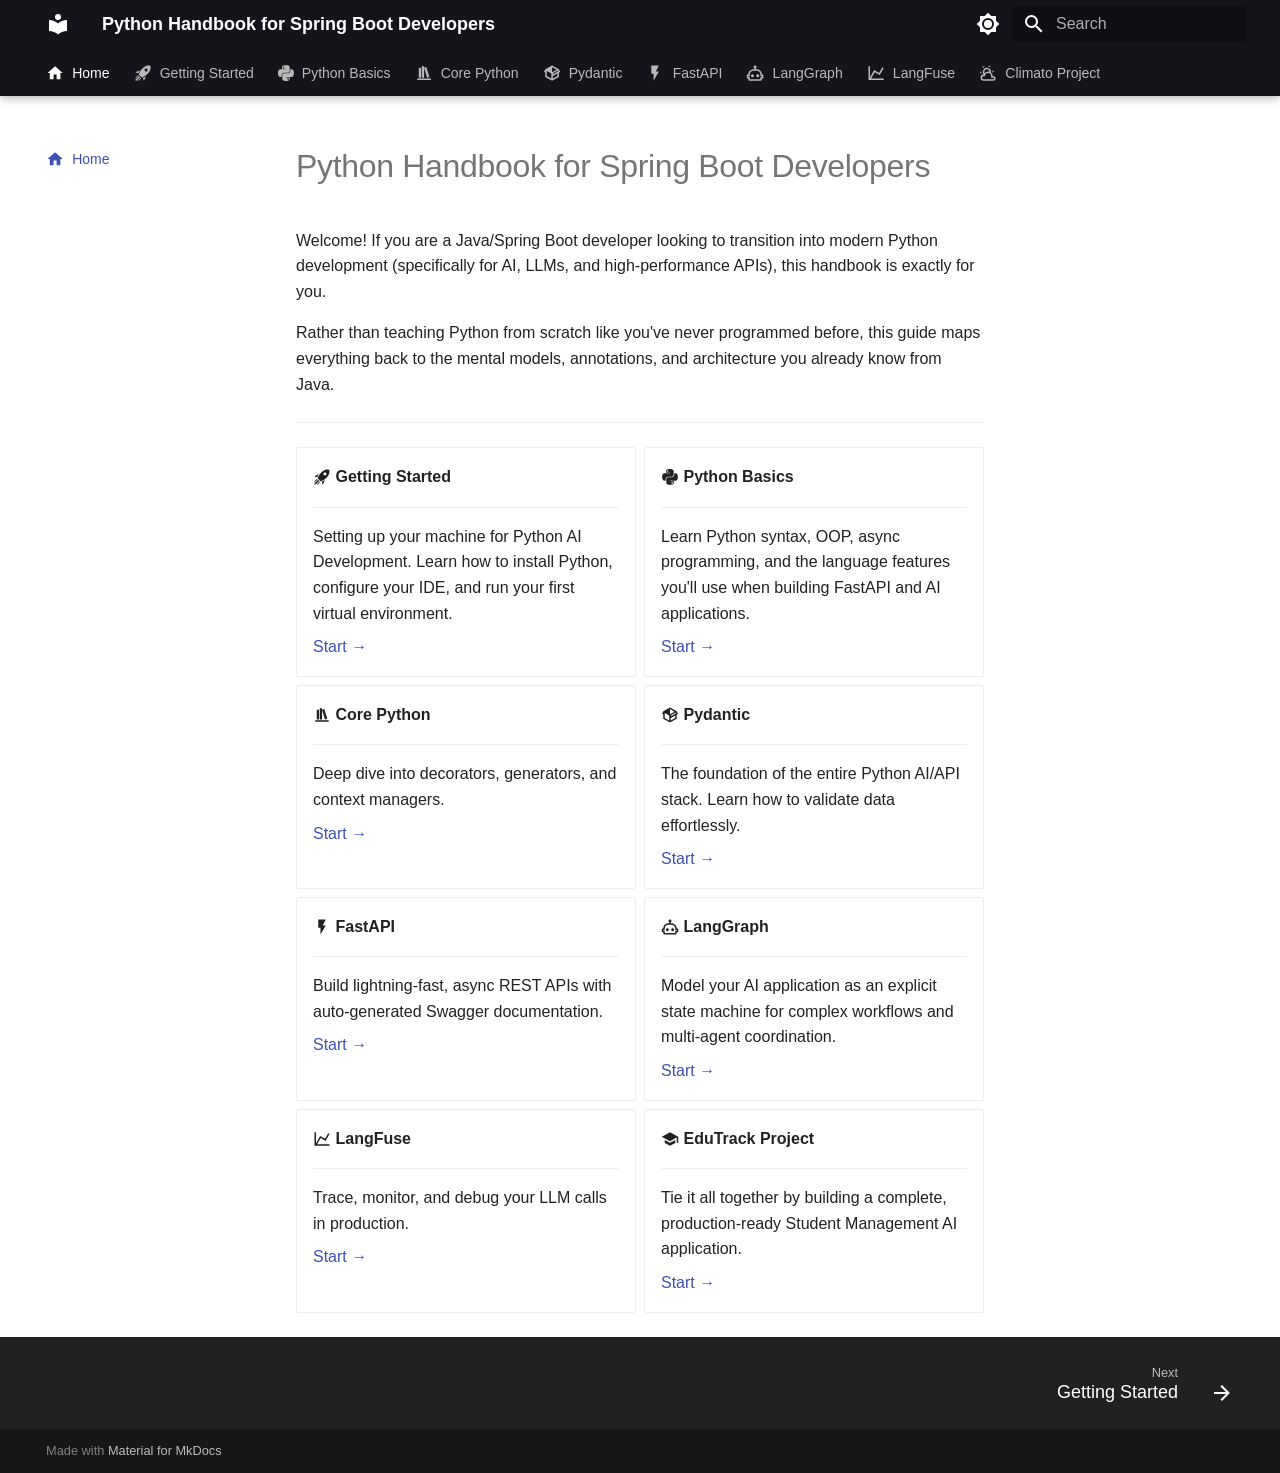
<file: index.html>
<!doctype html>
<html lang="en" class="no-js">
  <head>
    
      <meta charset="utf-8">
      <meta name="viewport" content="width=device-width,initial-scale=1">
      
        <meta name="description" content="Learn Python, FastAPI, Pydantic, LangGraph and LangFuse">
      
      
      
        <link rel="canonical" href="https://your-internal-link.accenture.com/">
      
      
      
        <link rel="next" href="getting-started/">
      
      
        
      
      
      <link rel="icon" href="assets/favicon.ico">
      <meta name="generator" content="mkdocs-1.6.1, mkdocs-material-9.7.6">
    
    
      
        <title>Python Handbook for Spring Boot Developers</title>
      
    
    
      <link rel="stylesheet" href="assets/stylesheets/main.484c7ddc.min.css">
      
        
        <link rel="stylesheet" href="assets/stylesheets/palette.ab4e12ef.min.css">
      
      


    
    
      
    
    
      
        
        
        <link rel="preconnect" href="https://fonts.gstatic.com" crossorigin>
        <link rel="stylesheet" href="https://fonts.googleapis.com/css?family=Roboto:300,300i,400,400i,700,700i%7CRoboto+Mono:400,400i,700,700i&display=fallback">
        <style>:root{--md-text-font:"Roboto";--md-code-font:"Roboto Mono"}</style>
      
    
    
      <link rel="stylesheet" href="stylesheets/extra.css">
    
    <script>__md_scope=new URL(".",location),__md_hash=e=>[...e].reduce(((e,_)=>(e<<5)-e+_.charCodeAt(0)),0),__md_get=(e,_=localStorage,t=__md_scope)=>JSON.parse(_.getItem(t.pathname+"."+e)),__md_set=(e,_,t=localStorage,a=__md_scope)=>{try{t.setItem(a.pathname+"."+e,JSON.stringify(_))}catch(e){}}</script>
    
      

    
    
  </head>
  
  
    
    
      
    
    
    
    
    <body dir="ltr" data-md-color-scheme="default" data-md-color-primary="black" data-md-color-accent="deep-purple">
  
    
    <input class="md-toggle" data-md-toggle="drawer" type="checkbox" id="__drawer" autocomplete="off">
    <input class="md-toggle" data-md-toggle="search" type="checkbox" id="__search" autocomplete="off">
    <label class="md-overlay" for="__drawer"></label>
    <div data-md-component="skip">
      
        
        <a href="#python-handbook-for-spring-boot-developers" class="md-skip">
          Skip to content
        </a>
      
    </div>
    <div data-md-component="announce">
      
    </div>
    
    
      

  

<header class="md-header md-header--shadow md-header--lifted" data-md-component="header">
  <nav class="md-header__inner md-grid" aria-label="Header">
    <a href="." title="Python Handbook for Spring Boot Developers" class="md-header__button md-logo" aria-label="Python Handbook for Spring Boot Developers" data-md-component="logo">
      
  
  <svg xmlns="http://www.w3.org/2000/svg" viewBox="0 0 24 24"><path d="M12 8a3 3 0 0 0 3-3 3 3 0 0 0-3-3 3 3 0 0 0-3 3 3 3 0 0 0 3 3m0 3.54C9.64 9.35 6.5 8 3 8v11c3.5 0 6.64 1.35 9 3.54 2.36-2.19 5.5-3.54 9-3.54V8c-3.5 0-6.64 1.35-9 3.54"/></svg>

    </a>
    <label class="md-header__button md-icon" for="__drawer">
      
      <svg xmlns="http://www.w3.org/2000/svg" viewBox="0 0 24 24"><path d="M3 6h18v2H3zm0 5h18v2H3zm0 5h18v2H3z"/></svg>
    </label>
    <div class="md-header__title" data-md-component="header-title">
      <div class="md-header__ellipsis">
        <div class="md-header__topic">
          <span class="md-ellipsis">
            Python Handbook for Spring Boot Developers
          </span>
        </div>
        <div class="md-header__topic" data-md-component="header-topic">
          <span class="md-ellipsis">
            
              Home
            
          </span>
        </div>
      </div>
    </div>
    
      
        <form class="md-header__option" data-md-component="palette">
  
    
    
    
    <input class="md-option" data-md-color-media="(prefers-color-scheme: light)" data-md-color-scheme="default" data-md-color-primary="black" data-md-color-accent="deep-purple"  aria-label="Switch to dark mode"  type="radio" name="__palette" id="__palette_0">
    
      <label class="md-header__button md-icon" title="Switch to dark mode" for="__palette_1" hidden>
        <svg xmlns="http://www.w3.org/2000/svg" viewBox="0 0 24 24"><path d="M12 8a4 4 0 0 0-4 4 4 4 0 0 0 4 4 4 4 0 0 0 4-4 4 4 0 0 0-4-4m0 10a6 6 0 0 1-6-6 6 6 0 0 1 6-6 6 6 0 0 1 6 6 6 6 0 0 1-6 6m8-9.31V4h-4.69L12 .69 8.69 4H4v4.69L.69 12 4 15.31V20h4.69L12 23.31 15.31 20H20v-4.69L23.31 12z"/></svg>
      </label>
    
  
    
    
    
    <input class="md-option" data-md-color-media="(prefers-color-scheme: dark)" data-md-color-scheme="slate" data-md-color-primary="black" data-md-color-accent="purple"  aria-label="Switch to light mode"  type="radio" name="__palette" id="__palette_1">
    
      <label class="md-header__button md-icon" title="Switch to light mode" for="__palette_0" hidden>
        <svg xmlns="http://www.w3.org/2000/svg" viewBox="0 0 24 24"><path d="M12 18c-.89 0-1.74-.2-2.5-.55C11.56 16.5 13 14.42 13 12s-1.44-4.5-3.5-5.45C10.26 6.2 11.11 6 12 6a6 6 0 0 1 6 6 6 6 0 0 1-6 6m8-9.31V4h-4.69L12 .69 8.69 4H4v4.69L.69 12 4 15.31V20h4.69L12 23.31 15.31 20H20v-4.69L23.31 12z"/></svg>
      </label>
    
  
</form>
      
    
    
      <script>var palette=__md_get("__palette");if(palette&&palette.color){if("(prefers-color-scheme)"===palette.color.media){var media=matchMedia("(prefers-color-scheme: light)"),input=document.querySelector(media.matches?"[data-md-color-media='(prefers-color-scheme: light)']":"[data-md-color-media='(prefers-color-scheme: dark)']");palette.color.media=input.getAttribute("data-md-color-media"),palette.color.scheme=input.getAttribute("data-md-color-scheme"),palette.color.primary=input.getAttribute("data-md-color-primary"),palette.color.accent=input.getAttribute("data-md-color-accent")}for(var[key,value]of Object.entries(palette.color))document.body.setAttribute("data-md-color-"+key,value)}</script>
    
    
    
      
      
        <label class="md-header__button md-icon" for="__search">
          
          <svg xmlns="http://www.w3.org/2000/svg" viewBox="0 0 24 24"><path d="M9.5 3A6.5 6.5 0 0 1 16 9.5c0 1.61-.59 3.09-1.56 4.23l.27.27h.79l5 5-1.5 1.5-5-5v-.79l-.27-.27A6.52 6.52 0 0 1 9.5 16 6.5 6.5 0 0 1 3 9.5 6.5 6.5 0 0 1 9.5 3m0 2C7 5 5 7 5 9.5S7 14 9.5 14 14 12 14 9.5 12 5 9.5 5"/></svg>
        </label>
        <div class="md-search" data-md-component="search" role="dialog">
  <label class="md-search__overlay" for="__search"></label>
  <div class="md-search__inner" role="search">
    <form class="md-search__form" name="search">
      <input type="text" class="md-search__input" name="query" aria-label="Search" placeholder="Search" autocapitalize="off" autocorrect="off" autocomplete="off" spellcheck="false" data-md-component="search-query" required>
      <label class="md-search__icon md-icon" for="__search">
        
        <svg xmlns="http://www.w3.org/2000/svg" viewBox="0 0 24 24"><path d="M9.5 3A6.5 6.5 0 0 1 16 9.5c0 1.61-.59 3.09-1.56 4.23l.27.27h.79l5 5-1.5 1.5-5-5v-.79l-.27-.27A6.52 6.52 0 0 1 9.5 16 6.5 6.5 0 0 1 3 9.5 6.5 6.5 0 0 1 9.5 3m0 2C7 5 5 7 5 9.5S7 14 9.5 14 14 12 14 9.5 12 5 9.5 5"/></svg>
        
        <svg xmlns="http://www.w3.org/2000/svg" viewBox="0 0 24 24"><path d="M20 11v2H8l5.5 5.5-1.42 1.42L4.16 12l7.92-7.92L13.5 5.5 8 11z"/></svg>
      </label>
      <nav class="md-search__options" aria-label="Search">
        
        <button type="reset" class="md-search__icon md-icon" title="Clear" aria-label="Clear" tabindex="-1">
          
          <svg xmlns="http://www.w3.org/2000/svg" viewBox="0 0 24 24"><path d="M19 6.41 17.59 5 12 10.59 6.41 5 5 6.41 10.59 12 5 17.59 6.41 19 12 13.41 17.59 19 19 17.59 13.41 12z"/></svg>
        </button>
      </nav>
      
        <div class="md-search__suggest" data-md-component="search-suggest"></div>
      
    </form>
    <div class="md-search__output">
      <div class="md-search__scrollwrap" tabindex="0" data-md-scrollfix>
        <div class="md-search-result" data-md-component="search-result">
          <div class="md-search-result__meta">
            Initializing search
          </div>
          <ol class="md-search-result__list" role="presentation"></ol>
        </div>
      </div>
    </div>
  </div>
</div>
      
    
    
  </nav>
  
    
      
<nav class="md-tabs" aria-label="Tabs" data-md-component="tabs">
  <div class="md-grid">
    <ul class="md-tabs__list">
      
        
  
  
  
    
  
  
    <li class="md-tabs__item md-tabs__item--active">
      <a href="." class="md-tabs__link">
        
  
  
    
      <svg xmlns="http://www.w3.org/2000/svg" viewBox="0 0 24 24"><path d="M10 20v-6h4v6h5v-8h3L12 3 2 12h3v8z"/></svg>
    
  
  Home

      </a>
    </li>
  

      
        
  
  
  
  
    <li class="md-tabs__item">
      <a href="getting-started/" class="md-tabs__link">
        
  
  
    
      <svg xmlns="http://www.w3.org/2000/svg" viewBox="0 0 24 24"><path d="m13.13 22.19-1.63-3.83c1.57-.58 3.04-1.36 4.4-2.27zM5.64 12.5l-3.83-1.63 6.1-2.77C7 9.46 6.22 10.93 5.64 12.5M21.61 2.39S16.66.269 11 5.93c-2.19 2.19-3.5 4.6-4.35 6.71-.28.75-.09 1.57.46 2.13l2.13 2.12c.55.56 1.37.74 2.12.46A19.1 19.1 0 0 0 18.07 13c5.66-5.66 3.54-10.61 3.54-10.61m-7.07 7.07c-.78-.78-.78-2.05 0-2.83s2.05-.78 2.83 0c.77.78.78 2.05 0 2.83s-2.05.78-2.83 0m-5.66 7.07-1.41-1.41zM6.24 22l3.64-3.64c-.34-.09-.67-.24-.97-.45L4.83 22zM2 22h1.41l4.77-4.76-1.42-1.41L2 20.59zm0-2.83 4.09-4.08c-.21-.3-.36-.62-.45-.97L2 17.76z"/></svg>
    
  
  Getting Started

      </a>
    </li>
  

      
        
  
  
  
  
    <li class="md-tabs__item">
      <a href="chapter-0/" class="md-tabs__link">
        
  
  
    
      <svg xmlns="http://www.w3.org/2000/svg" viewBox="0 0 448 512"><!--! Font Awesome Free 7.1.0 by @fontawesome - https://fontawesome.com License - https://fontawesome.com/license/free (Icons: CC BY 4.0, Fonts: SIL OFL 1.1, Code: MIT License) Copyright 2025 Fonticons, Inc.--><path d="M439.8 200.5c-7.7-30.9-22.3-54.2-53.4-54.2h-40.1v47.4c0 36.8-31.2 67.8-66.8 67.8H172.7c-29.2 0-53.4 25-53.4 54.3v101.8c0 29 25.2 46 53.4 54.3 33.8 9.9 66.3 11.7 106.8 0 26.9-7.8 53.4-23.5 53.4-54.3v-40.7H226.2v-13.6h160.2c31.1 0 42.6-21.7 53.4-54.2 11.2-33.5 10.7-65.7 0-108.6M286.2 444.7a20.4 20.4 0 1 1 0-40.7 20.4 20.4 0 1 1 0 40.7M167.8 248.1h106.8c29.7 0 53.4-24.5 53.4-54.3V91.9c0-29-24.4-50.7-53.4-55.6-35.8-5.9-74.7-5.6-106.8.1-45.2 8-53.4 24.7-53.4 55.6v40.7h106.9v13.6h-147c-31.1 0-58.3 18.7-66.8 54.2-9.8 40.7-10.2 66.1 0 108.6 7.6 31.6 25.7 54.2 56.8 54.2H101v-48.8c0-35.3 30.5-66.4 66.8-66.4m-6.6-183.4a20.4 20.4 0 1 1 0 40.8 20.4 20.4 0 1 1 0-40.8"/></svg>
    
  
  Python Basics

      </a>
    </li>
  

      
        
  
  
  
  
    <li class="md-tabs__item">
      <a href="chapter-1/" class="md-tabs__link">
        
  
  
    
      <svg xmlns="http://www.w3.org/2000/svg" viewBox="0 0 24 24"><path d="M9 3v15h3V3zm3 2 4 13 3-1-4-13zM5 5v13h3V5zM3 19v2h18v-2z"/></svg>
    
  
  Core Python

      </a>
    </li>
  

      
        
  
  
  
  
    <li class="md-tabs__item">
      <a href="chapter-2/" class="md-tabs__link">
        
  
  
    
      <svg xmlns="http://www.w3.org/2000/svg" viewBox="0 0 24 24"><path d="M2 10.96a.985.985 0 0 1-.37-1.37L3.13 7c.11-.2.28-.34.47-.42l7.83-4.4c.16-.12.36-.18.57-.18s.41.06.57.18l7.9 4.44c.19.1.35.26.44.46l1.45 2.52c.28.48.11 1.09-.36 1.36l-1 .58v4.96c0 .38-.21.71-.53.88l-7.9 4.44c-.16.12-.36.18-.57.18s-.41-.06-.57-.18l-7.9-4.44A.99.99 0 0 1 3 16.5v-5.54c-.3.17-.68.18-1 0m10-6.81v6.7l5.96-3.35zM5 15.91l6 3.38v-6.71L5 9.21zm14 0v-3.22l-5 2.9c-.33.18-.7.17-1 .01v3.69zm-5.15-2.55 6.28-3.63-.58-1.01-6.28 3.63z"/></svg>
    
  
  Pydantic

      </a>
    </li>
  

      
        
  
  
  
  
    <li class="md-tabs__item">
      <a href="chapter-3/" class="md-tabs__link">
        
  
  
    
      <svg xmlns="http://www.w3.org/2000/svg" viewBox="0 0 24 24"><path d="M7 2v11h3v9l7-12h-4l4-8z"/></svg>
    
  
  FastAPI

      </a>
    </li>
  

      
        
  
  
  
  
    <li class="md-tabs__item">
      <a href="chapter-4/" class="md-tabs__link">
        
  
  
    
      <svg xmlns="http://www.w3.org/2000/svg" viewBox="0 0 24 24"><path d="M17.5 15.5c0 1.11-.89 2-2 2s-2-.89-2-2 .9-2 2-2 2 .9 2 2m-9-2c-1.1 0-2 .9-2 2s.9 2 2 2 2-.89 2-2-.89-2-2-2M23 15v3c0 .55-.45 1-1 1h-1v1c0 1.11-.89 2-2 2H5a2 2 0 0 1-2-2v-1H2c-.55 0-1-.45-1-1v-3c0-.55.45-1 1-1h1c0-3.87 3.13-7 7-7h1V5.73c-.6-.34-1-.99-1-1.73 0-1.1.9-2 2-2s2 .9 2 2c0 .74-.4 1.39-1 1.73V7h1c3.87 0 7 3.13 7 7h1c.55 0 1 .45 1 1m-2 1h-2v-2c0-2.76-2.24-5-5-5h-4c-2.76 0-5 2.24-5 5v2H3v1h2v3h14v-3h2z"/></svg>
    
  
  LangGraph

      </a>
    </li>
  

      
        
  
  
  
  
    <li class="md-tabs__item">
      <a href="chapter-5/" class="md-tabs__link">
        
  
  
    
      <svg xmlns="http://www.w3.org/2000/svg" viewBox="0 0 24 24"><path d="m16 11.78 4.24-7.33 1.73 1-5.23 9.05-6.51-3.75L5.46 19H22v2H2V3h2v14.54L9.5 8z"/></svg>
    
  
  LangFuse

      </a>
    </li>
  

      
        
  
  
  
  
    <li class="md-tabs__item">
      <a href="chapter-6/" class="md-tabs__link">
        
  
  
    
      <svg xmlns="http://www.w3.org/2000/svg" viewBox="0 0 24 24"><path d="M12.74 5.47c2.36 1.03 3.61 3.56 3.18 5.99A6 6 0 0 1 18 16v.17a3 3 0 0 1 1-.17 3 3 0 0 1 3 3 3 3 0 0 1-3 3H6a4 4 0 0 1-4-4 4 4 0 0 1 4-4h.27C5 12.45 4.6 10.24 5.5 8.26a5.49 5.49 0 0 1 7.24-2.79m-.81 1.83c-1.77-.8-3.84.01-4.62 1.77-.46 1.02-.38 2.15.1 3.06A5.99 5.99 0 0 1 12 10c.7 0 1.38.12 2 .34a3.51 3.51 0 0 0-2.07-3.04m1.62-3.66c-.55-.24-1.1-.41-1.67-.52l2.49-1.3.9 2.89a7.7 7.7 0 0 0-1.72-1.07m-7.46.8c-.49.35-.92.75-1.29 1.19l.11-2.81 2.96.68c-.62.21-1.22.53-1.78.94M18 9.71c-.09-.59-.22-1.16-.41-1.71l2.38 1.5-2.05 2.23c.11-.65.13-1.33.08-2.02M3.04 11.3c.07.6.2 1.17.39 1.7l-2.37-1.5L3.1 9.28c-.1.65-.13 1.33-.06 2.02M19 18h-3v-2a4 4 0 0 0-4-4 4 4 0 0 0-4 4H6a2 2 0 0 0-2 2 2 2 0 0 0 2 2h13a1 1 0 0 0 1-1 1 1 0 0 0-1-1"/></svg>
    
  
  Climato Project

      </a>
    </li>
  

      
    </ul>
  </div>
</nav>
    
  
</header>
    
    <div class="md-container" data-md-component="container">
      
      
        
      
      <main class="md-main" data-md-component="main">
        <div class="md-main__inner md-grid">
          
            
              
              <div class="md-sidebar md-sidebar--primary" data-md-component="sidebar" data-md-type="navigation" >
                <div class="md-sidebar__scrollwrap">
                  <div class="md-sidebar__inner">
                    


  


<nav class="md-nav md-nav--primary md-nav--lifted" aria-label="Navigation" data-md-level="0">
  <label class="md-nav__title" for="__drawer">
    <a href="." title="Python Handbook for Spring Boot Developers" class="md-nav__button md-logo" aria-label="Python Handbook for Spring Boot Developers" data-md-component="logo">
      
  
  <svg xmlns="http://www.w3.org/2000/svg" viewBox="0 0 24 24"><path d="M12 8a3 3 0 0 0 3-3 3 3 0 0 0-3-3 3 3 0 0 0-3 3 3 3 0 0 0 3 3m0 3.54C9.64 9.35 6.5 8 3 8v11c3.5 0 6.64 1.35 9 3.54 2.36-2.19 5.5-3.54 9-3.54V8c-3.5 0-6.64 1.35-9 3.54"/></svg>

    </a>
    Python Handbook for Spring Boot Developers
  </label>
  
  <ul class="md-nav__list" data-md-scrollfix>
    
      
      
  
  
    
  
  
  
    <li class="md-nav__item md-nav__item--active">
      
      <input class="md-nav__toggle md-toggle" type="checkbox" id="__toc">
      
      
        
      
      
      <a href="." class="md-nav__link md-nav__link--active">
        
  
  
    <svg xmlns="http://www.w3.org/2000/svg" viewBox="0 0 24 24"><path d="M10 20v-6h4v6h5v-8h3L12 3 2 12h3v8z"/></svg>
  
  <span class="md-ellipsis">
    
  
    Home
  

    
  </span>
  
  

      </a>
      
    </li>
  

    
      
      
  
  
  
  
    <li class="md-nav__item">
      <a href="getting-started/" class="md-nav__link">
        
  
  
    <svg xmlns="http://www.w3.org/2000/svg" viewBox="0 0 24 24"><path d="m13.13 22.19-1.63-3.83c1.57-.58 3.04-1.36 4.4-2.27zM5.64 12.5l-3.83-1.63 6.1-2.77C7 9.46 6.22 10.93 5.64 12.5M21.61 2.39S16.66.269 11 5.93c-2.19 2.19-3.5 4.6-4.35 6.71-.28.75-.09 1.57.46 2.13l2.13 2.12c.55.56 1.37.74 2.12.46A19.1 19.1 0 0 0 18.07 13c5.66-5.66 3.54-10.61 3.54-10.61m-7.07 7.07c-.78-.78-.78-2.05 0-2.83s2.05-.78 2.83 0c.77.78.78 2.05 0 2.83s-2.05.78-2.83 0m-5.66 7.07-1.41-1.41zM6.24 22l3.64-3.64c-.34-.09-.67-.24-.97-.45L4.83 22zM2 22h1.41l4.77-4.76-1.42-1.41L2 20.59zm0-2.83 4.09-4.08c-.21-.3-.36-.62-.45-.97L2 17.76z"/></svg>
  
  <span class="md-ellipsis">
    
  
    Getting Started
  

    
  </span>
  
  

      </a>
    </li>
  

    
      
      
  
  
  
  
    <li class="md-nav__item">
      <a href="chapter-0/" class="md-nav__link">
        
  
  
    <svg xmlns="http://www.w3.org/2000/svg" viewBox="0 0 448 512"><!--! Font Awesome Free 7.1.0 by @fontawesome - https://fontawesome.com License - https://fontawesome.com/license/free (Icons: CC BY 4.0, Fonts: SIL OFL 1.1, Code: MIT License) Copyright 2025 Fonticons, Inc.--><path d="M439.8 200.5c-7.7-30.9-22.3-54.2-53.4-54.2h-40.1v47.4c0 36.8-31.2 67.8-66.8 67.8H172.7c-29.2 0-53.4 25-53.4 54.3v101.8c0 29 25.2 46 53.4 54.3 33.8 9.9 66.3 11.7 106.8 0 26.9-7.8 53.4-23.5 53.4-54.3v-40.7H226.2v-13.6h160.2c31.1 0 42.6-21.7 53.4-54.2 11.2-33.5 10.7-65.7 0-108.6M286.2 444.7a20.4 20.4 0 1 1 0-40.7 20.4 20.4 0 1 1 0 40.7M167.8 248.1h106.8c29.7 0 53.4-24.5 53.4-54.3V91.9c0-29-24.4-50.7-53.4-55.6-35.8-5.9-74.7-5.6-106.8.1-45.2 8-53.4 24.7-53.4 55.6v40.7h106.9v13.6h-147c-31.1 0-58.3 18.7-66.8 54.2-9.8 40.7-10.2 66.1 0 108.6 7.6 31.6 25.7 54.2 56.8 54.2H101v-48.8c0-35.3 30.5-66.4 66.8-66.4m-6.6-183.4a20.4 20.4 0 1 1 0 40.8 20.4 20.4 0 1 1 0-40.8"/></svg>
  
  <span class="md-ellipsis">
    
  
    Python Basics
  

    
  </span>
  
  

      </a>
    </li>
  

    
      
      
  
  
  
  
    <li class="md-nav__item">
      <a href="chapter-1/" class="md-nav__link">
        
  
  
    <svg xmlns="http://www.w3.org/2000/svg" viewBox="0 0 24 24"><path d="M9 3v15h3V3zm3 2 4 13 3-1-4-13zM5 5v13h3V5zM3 19v2h18v-2z"/></svg>
  
  <span class="md-ellipsis">
    
  
    Core Python
  

    
  </span>
  
  

      </a>
    </li>
  

    
      
      
  
  
  
  
    <li class="md-nav__item">
      <a href="chapter-2/" class="md-nav__link">
        
  
  
    <svg xmlns="http://www.w3.org/2000/svg" viewBox="0 0 24 24"><path d="M2 10.96a.985.985 0 0 1-.37-1.37L3.13 7c.11-.2.28-.34.47-.42l7.83-4.4c.16-.12.36-.18.57-.18s.41.06.57.18l7.9 4.44c.19.1.35.26.44.46l1.45 2.52c.28.48.11 1.09-.36 1.36l-1 .58v4.96c0 .38-.21.71-.53.88l-7.9 4.44c-.16.12-.36.18-.57.18s-.41-.06-.57-.18l-7.9-4.44A.99.99 0 0 1 3 16.5v-5.54c-.3.17-.68.18-1 0m10-6.81v6.7l5.96-3.35zM5 15.91l6 3.38v-6.71L5 9.21zm14 0v-3.22l-5 2.9c-.33.18-.7.17-1 .01v3.69zm-5.15-2.55 6.28-3.63-.58-1.01-6.28 3.63z"/></svg>
  
  <span class="md-ellipsis">
    
  
    Pydantic
  

    
  </span>
  
  

      </a>
    </li>
  

    
      
      
  
  
  
  
    <li class="md-nav__item">
      <a href="chapter-3/" class="md-nav__link">
        
  
  
    <svg xmlns="http://www.w3.org/2000/svg" viewBox="0 0 24 24"><path d="M7 2v11h3v9l7-12h-4l4-8z"/></svg>
  
  <span class="md-ellipsis">
    
  
    FastAPI
  

    
  </span>
  
  

      </a>
    </li>
  

    
      
      
  
  
  
  
    <li class="md-nav__item">
      <a href="chapter-4/" class="md-nav__link">
        
  
  
    <svg xmlns="http://www.w3.org/2000/svg" viewBox="0 0 24 24"><path d="M17.5 15.5c0 1.11-.89 2-2 2s-2-.89-2-2 .9-2 2-2 2 .9 2 2m-9-2c-1.1 0-2 .9-2 2s.9 2 2 2 2-.89 2-2-.89-2-2-2M23 15v3c0 .55-.45 1-1 1h-1v1c0 1.11-.89 2-2 2H5a2 2 0 0 1-2-2v-1H2c-.55 0-1-.45-1-1v-3c0-.55.45-1 1-1h1c0-3.87 3.13-7 7-7h1V5.73c-.6-.34-1-.99-1-1.73 0-1.1.9-2 2-2s2 .9 2 2c0 .74-.4 1.39-1 1.73V7h1c3.87 0 7 3.13 7 7h1c.55 0 1 .45 1 1m-2 1h-2v-2c0-2.76-2.24-5-5-5h-4c-2.76 0-5 2.24-5 5v2H3v1h2v3h14v-3h2z"/></svg>
  
  <span class="md-ellipsis">
    
  
    LangGraph
  

    
  </span>
  
  

      </a>
    </li>
  

    
      
      
  
  
  
  
    <li class="md-nav__item">
      <a href="chapter-5/" class="md-nav__link">
        
  
  
    <svg xmlns="http://www.w3.org/2000/svg" viewBox="0 0 24 24"><path d="m16 11.78 4.24-7.33 1.73 1-5.23 9.05-6.51-3.75L5.46 19H22v2H2V3h2v14.54L9.5 8z"/></svg>
  
  <span class="md-ellipsis">
    
  
    LangFuse
  

    
  </span>
  
  

      </a>
    </li>
  

    
      
      
  
  
  
  
    <li class="md-nav__item">
      <a href="chapter-6/" class="md-nav__link">
        
  
  
    <svg xmlns="http://www.w3.org/2000/svg" viewBox="0 0 24 24"><path d="M12.74 5.47c2.36 1.03 3.61 3.56 3.18 5.99A6 6 0 0 1 18 16v.17a3 3 0 0 1 1-.17 3 3 0 0 1 3 3 3 3 0 0 1-3 3H6a4 4 0 0 1-4-4 4 4 0 0 1 4-4h.27C5 12.45 4.6 10.24 5.5 8.26a5.49 5.49 0 0 1 7.24-2.79m-.81 1.83c-1.77-.8-3.84.01-4.62 1.77-.46 1.02-.38 2.15.1 3.06A5.99 5.99 0 0 1 12 10c.7 0 1.38.12 2 .34a3.51 3.51 0 0 0-2.07-3.04m1.62-3.66c-.55-.24-1.1-.41-1.67-.52l2.49-1.3.9 2.89a7.7 7.7 0 0 0-1.72-1.07m-7.46.8c-.49.35-.92.75-1.29 1.19l.11-2.81 2.96.68c-.62.21-1.22.53-1.78.94M18 9.71c-.09-.59-.22-1.16-.41-1.71l2.38 1.5-2.05 2.23c.11-.65.13-1.33.08-2.02M3.04 11.3c.07.6.2 1.17.39 1.7l-2.37-1.5L3.1 9.28c-.1.65-.13 1.33-.06 2.02M19 18h-3v-2a4 4 0 0 0-4-4 4 4 0 0 0-4 4H6a2 2 0 0 0-2 2 2 2 0 0 0 2 2h13a1 1 0 0 0 1-1 1 1 0 0 0-1-1"/></svg>
  
  <span class="md-ellipsis">
    
  
    Climato Project
  

    
  </span>
  
  

      </a>
    </li>
  

    
  </ul>
</nav>
                  </div>
                </div>
              </div>
            
            
              
              <div class="md-sidebar md-sidebar--secondary" data-md-component="sidebar" data-md-type="toc" >
                <div class="md-sidebar__scrollwrap">
                  <div class="md-sidebar__inner">
                    

<nav class="md-nav md-nav--secondary" aria-label="Table of contents">
  
  
  
    
  
  
</nav>
                  </div>
                </div>
              </div>
            
          
          
            <div class="md-content" data-md-component="content">
              
              <article class="md-content__inner md-typeset">
                
                  



<h1 id="python-handbook-for-spring-boot-developers">Python Handbook for Spring Boot Developers<a class="headerlink" href="#python-handbook-for-spring-boot-developers" title="Permanent link">&para;</a></h1>
<p>Welcome! If you are a Java/Spring Boot developer looking to transition into modern Python development (specifically for AI, LLMs, and high-performance APIs), this handbook is exactly for you.</p>
<p>Rather than teaching Python from scratch like you've never programmed before, this guide maps everything back to the mental models, annotations, and architecture you already know from Java.</p>
<hr />
<div class="grid cards">
<ul>
<li>
<p><span class="twemoji"><svg xmlns="http://www.w3.org/2000/svg" viewBox="0 0 24 24"><path d="m13.13 22.19-1.63-3.83c1.57-.58 3.04-1.36 4.4-2.27zM5.64 12.5l-3.83-1.63 6.1-2.77C7 9.46 6.22 10.93 5.64 12.5M21.61 2.39S16.66.269 11 5.93c-2.19 2.19-3.5 4.6-4.35 6.71-.28.75-.09 1.57.46 2.13l2.13 2.12c.55.56 1.37.74 2.12.46A19.1 19.1 0 0 0 18.07 13c5.66-5.66 3.54-10.61 3.54-10.61m-7.07 7.07c-.78-.78-.78-2.05 0-2.83s2.05-.78 2.83 0c.77.78.78 2.05 0 2.83s-2.05.78-2.83 0m-5.66 7.07-1.41-1.41zM6.24 22l3.64-3.64c-.34-.09-.67-.24-.97-.45L4.83 22zM2 22h1.41l4.77-4.76-1.42-1.41L2 20.59zm0-2.83 4.09-4.08c-.21-.3-.36-.62-.45-.97L2 17.76z"/></svg></span> <strong>Getting Started</strong></p>
<hr />
<p>Setting up your machine for Python AI Development. Learn how to install Python, configure your IDE, and run your first virtual environment.</p>
<p><a href="getting-started/">Start →</a></p>
</li>
<li>
<p><span class="twemoji"><svg xmlns="http://www.w3.org/2000/svg" viewBox="0 0 448 512"><!--! Font Awesome Free 7.1.0 by @fontawesome - https://fontawesome.com License - https://fontawesome.com/license/free (Icons: CC BY 4.0, Fonts: SIL OFL 1.1, Code: MIT License) Copyright 2025 Fonticons, Inc.--><path d="M439.8 200.5c-7.7-30.9-22.3-54.2-53.4-54.2h-40.1v47.4c0 36.8-31.2 67.8-66.8 67.8H172.7c-29.2 0-53.4 25-53.4 54.3v101.8c0 29 25.2 46 53.4 54.3 33.8 9.9 66.3 11.7 106.8 0 26.9-7.8 53.4-23.5 53.4-54.3v-40.7H226.2v-13.6h160.2c31.1 0 42.6-21.7 53.4-54.2 11.2-33.5 10.7-65.7 0-108.6M286.2 444.7a20.4 20.4 0 1 1 0-40.7 20.4 20.4 0 1 1 0 40.7M167.8 248.1h106.8c29.7 0 53.4-24.5 53.4-54.3V91.9c0-29-24.4-50.7-53.4-55.6-35.8-5.9-74.7-5.6-106.8.1-45.2 8-53.4 24.7-53.4 55.6v40.7h106.9v13.6h-147c-31.1 0-58.3 18.7-66.8 54.2-9.8 40.7-10.2 66.1 0 108.6 7.6 31.6 25.7 54.2 56.8 54.2H101v-48.8c0-35.3 30.5-66.4 66.8-66.4m-6.6-183.4a20.4 20.4 0 1 1 0 40.8 20.4 20.4 0 1 1 0-40.8"/></svg></span> <strong>Python Basics</strong></p>
<hr />
<p>Learn Python syntax, OOP, async programming, and the language features you'll use when building FastAPI and AI applications.</p>
<p><a href="chapter-0/">Start →</a></p>
</li>
<li>
<p><span class="twemoji"><svg xmlns="http://www.w3.org/2000/svg" viewBox="0 0 24 24"><path d="M9 3v15h3V3zm3 2 4 13 3-1-4-13zM5 5v13h3V5zM3 19v2h18v-2z"/></svg></span> <strong>Core Python</strong></p>
<hr />
<p>Deep dive into decorators, generators, and context managers.</p>
<p><a href="chapter-1/">Start →</a></p>
</li>
<li>
<p><span class="twemoji"><svg xmlns="http://www.w3.org/2000/svg" viewBox="0 0 24 24"><path d="M2 10.96a.985.985 0 0 1-.37-1.37L3.13 7c.11-.2.28-.34.47-.42l7.83-4.4c.16-.12.36-.18.57-.18s.41.06.57.18l7.9 4.44c.19.1.35.26.44.46l1.45 2.52c.28.48.11 1.09-.36 1.36l-1 .58v4.96c0 .38-.21.71-.53.88l-7.9 4.44c-.16.12-.36.18-.57.18s-.41-.06-.57-.18l-7.9-4.44A.99.99 0 0 1 3 16.5v-5.54c-.3.17-.68.18-1 0m10-6.81v6.7l5.96-3.35zM5 15.91l6 3.38v-6.71L5 9.21zm14 0v-3.22l-5 2.9c-.33.18-.7.17-1 .01v3.69zm-5.15-2.55 6.28-3.63-.58-1.01-6.28 3.63z"/></svg></span> <strong>Pydantic</strong></p>
<hr />
<p>The foundation of the entire Python AI/API stack. Learn how to validate data effortlessly.</p>
<p><a href="chapter-2/">Start →</a></p>
</li>
<li>
<p><span class="twemoji"><svg xmlns="http://www.w3.org/2000/svg" viewBox="0 0 24 24"><path d="M7 2v11h3v9l7-12h-4l4-8z"/></svg></span> <strong>FastAPI</strong></p>
<hr />
<p>Build lightning-fast, async REST APIs with auto-generated Swagger documentation.</p>
<p><a href="chapter-3/">Start →</a></p>
</li>
<li>
<p><span class="twemoji"><svg xmlns="http://www.w3.org/2000/svg" viewBox="0 0 24 24"><path d="M17.5 15.5c0 1.11-.89 2-2 2s-2-.89-2-2 .9-2 2-2 2 .9 2 2m-9-2c-1.1 0-2 .9-2 2s.9 2 2 2 2-.89 2-2-.89-2-2-2M23 15v3c0 .55-.45 1-1 1h-1v1c0 1.11-.89 2-2 2H5a2 2 0 0 1-2-2v-1H2c-.55 0-1-.45-1-1v-3c0-.55.45-1 1-1h1c0-3.87 3.13-7 7-7h1V5.73c-.6-.34-1-.99-1-1.73 0-1.1.9-2 2-2s2 .9 2 2c0 .74-.4 1.39-1 1.73V7h1c3.87 0 7 3.13 7 7h1c.55 0 1 .45 1 1m-2 1h-2v-2c0-2.76-2.24-5-5-5h-4c-2.76 0-5 2.24-5 5v2H3v1h2v3h14v-3h2z"/></svg></span> <strong>LangGraph</strong></p>
<hr />
<p>Model your AI application as an explicit state machine for complex workflows and multi-agent coordination.</p>
<p><a href="chapter-4/">Start →</a></p>
</li>
<li>
<p><span class="twemoji"><svg xmlns="http://www.w3.org/2000/svg" viewBox="0 0 24 24"><path d="m16 11.78 4.24-7.33 1.73 1-5.23 9.05-6.51-3.75L5.46 19H22v2H2V3h2v14.54L9.5 8z"/></svg></span> <strong>LangFuse</strong></p>
<hr />
<p>Trace, monitor, and debug your LLM calls in production.</p>
<p><a href="chapter-5/">Start →</a></p>
</li>
<li>
<p><span class="twemoji"><svg xmlns="http://www.w3.org/2000/svg" viewBox="0 0 24 24"><path d="M12 3 1 9l11 6 9-4.91V17h2V9M5 13.18v4L12 21l7-3.82v-4L12 17z"/></svg></span> <strong>EduTrack Project</strong></p>
<hr />
<p>Tie it all together by building a complete, production-ready Student Management AI application.</p>
<p><a href="chapter-6/">Start →</a></p>
</li>
</ul>
</div>







  
  






                
              </article>
            </div>
          
          
<script>var target=document.getElementById(location.hash.slice(1));target&&target.name&&(target.checked=target.name.startsWith("__tabbed_"))</script>
        </div>
        
          <button type="button" class="md-top md-icon" data-md-component="top" hidden>
  
  <svg xmlns="http://www.w3.org/2000/svg" viewBox="0 0 24 24"><path d="M13 20h-2V8l-5.5 5.5-1.42-1.42L12 4.16l7.92 7.92-1.42 1.42L13 8z"/></svg>
  Back to top
</button>
        
      </main>
      
        <footer class="md-footer">
  
    
      
      <nav class="md-footer__inner md-grid" aria-label="Footer" >
        
        
          
          <a href="getting-started/" class="md-footer__link md-footer__link--next" aria-label="Next: Getting Started">
            <div class="md-footer__title">
              <span class="md-footer__direction">
                Next
              </span>
              <div class="md-ellipsis">
                Getting Started
              </div>
            </div>
            <div class="md-footer__button md-icon">
              
              <svg xmlns="http://www.w3.org/2000/svg" viewBox="0 0 24 24"><path d="M4 11v2h12l-5.5 5.5 1.42 1.42L19.84 12l-7.92-7.92L10.5 5.5 16 11z"/></svg>
            </div>
          </a>
        
      </nav>
    
  
  <div class="md-footer-meta md-typeset">
    <div class="md-footer-meta__inner md-grid">
      <div class="md-copyright">
  
  
    Made with
    <a href="https://squidfunk.github.io/mkdocs-material/" target="_blank" rel="noopener">
      Material for MkDocs
    </a>
  
</div>
      
    </div>
  </div>
</footer>
      
    </div>
    <div class="md-dialog" data-md-component="dialog">
      <div class="md-dialog__inner md-typeset"></div>
    </div>
    
    
    
      
      
      <script id="__config" type="application/json">{"annotate": null, "base": ".", "features": ["navigation.tabs", "navigation.tabs.sticky", "navigation.instant", "navigation.tracking", "navigation.top", "navigation.footer", "search.highlight", "search.suggest", "content.code.copy", "content.code.annotate", "toc.follow"], "search": "assets/javascripts/workers/search.2c215733.min.js", "tags": null, "translations": {"clipboard.copied": "Copied to clipboard", "clipboard.copy": "Copy to clipboard", "search.result.more.one": "1 more on this page", "search.result.more.other": "# more on this page", "search.result.none": "No matching documents", "search.result.one": "1 matching document", "search.result.other": "# matching documents", "search.result.placeholder": "Type to start searching", "search.result.term.missing": "Missing", "select.version": "Select version"}, "version": null}</script>
    
    
      <script src="assets/javascripts/bundle.79ae519e.min.js"></script>
      
    
  </body>
</html>
</file>
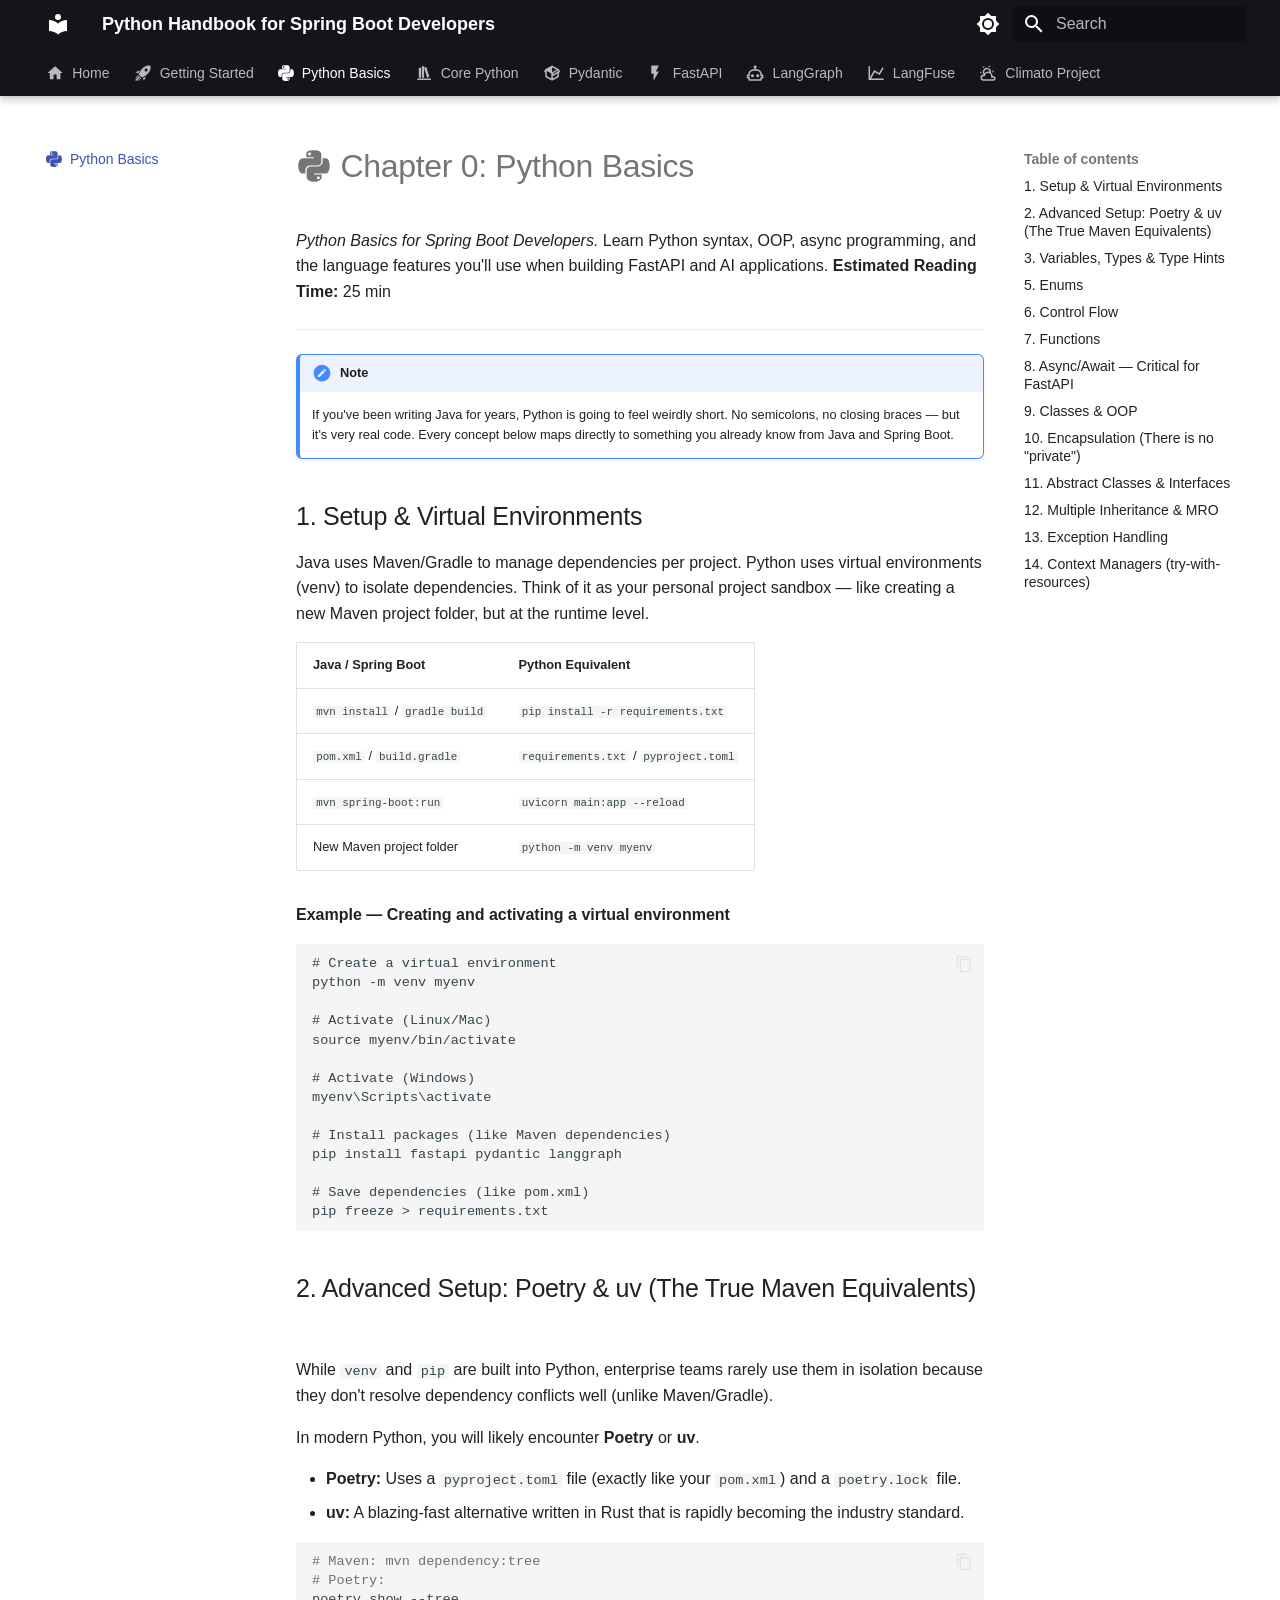
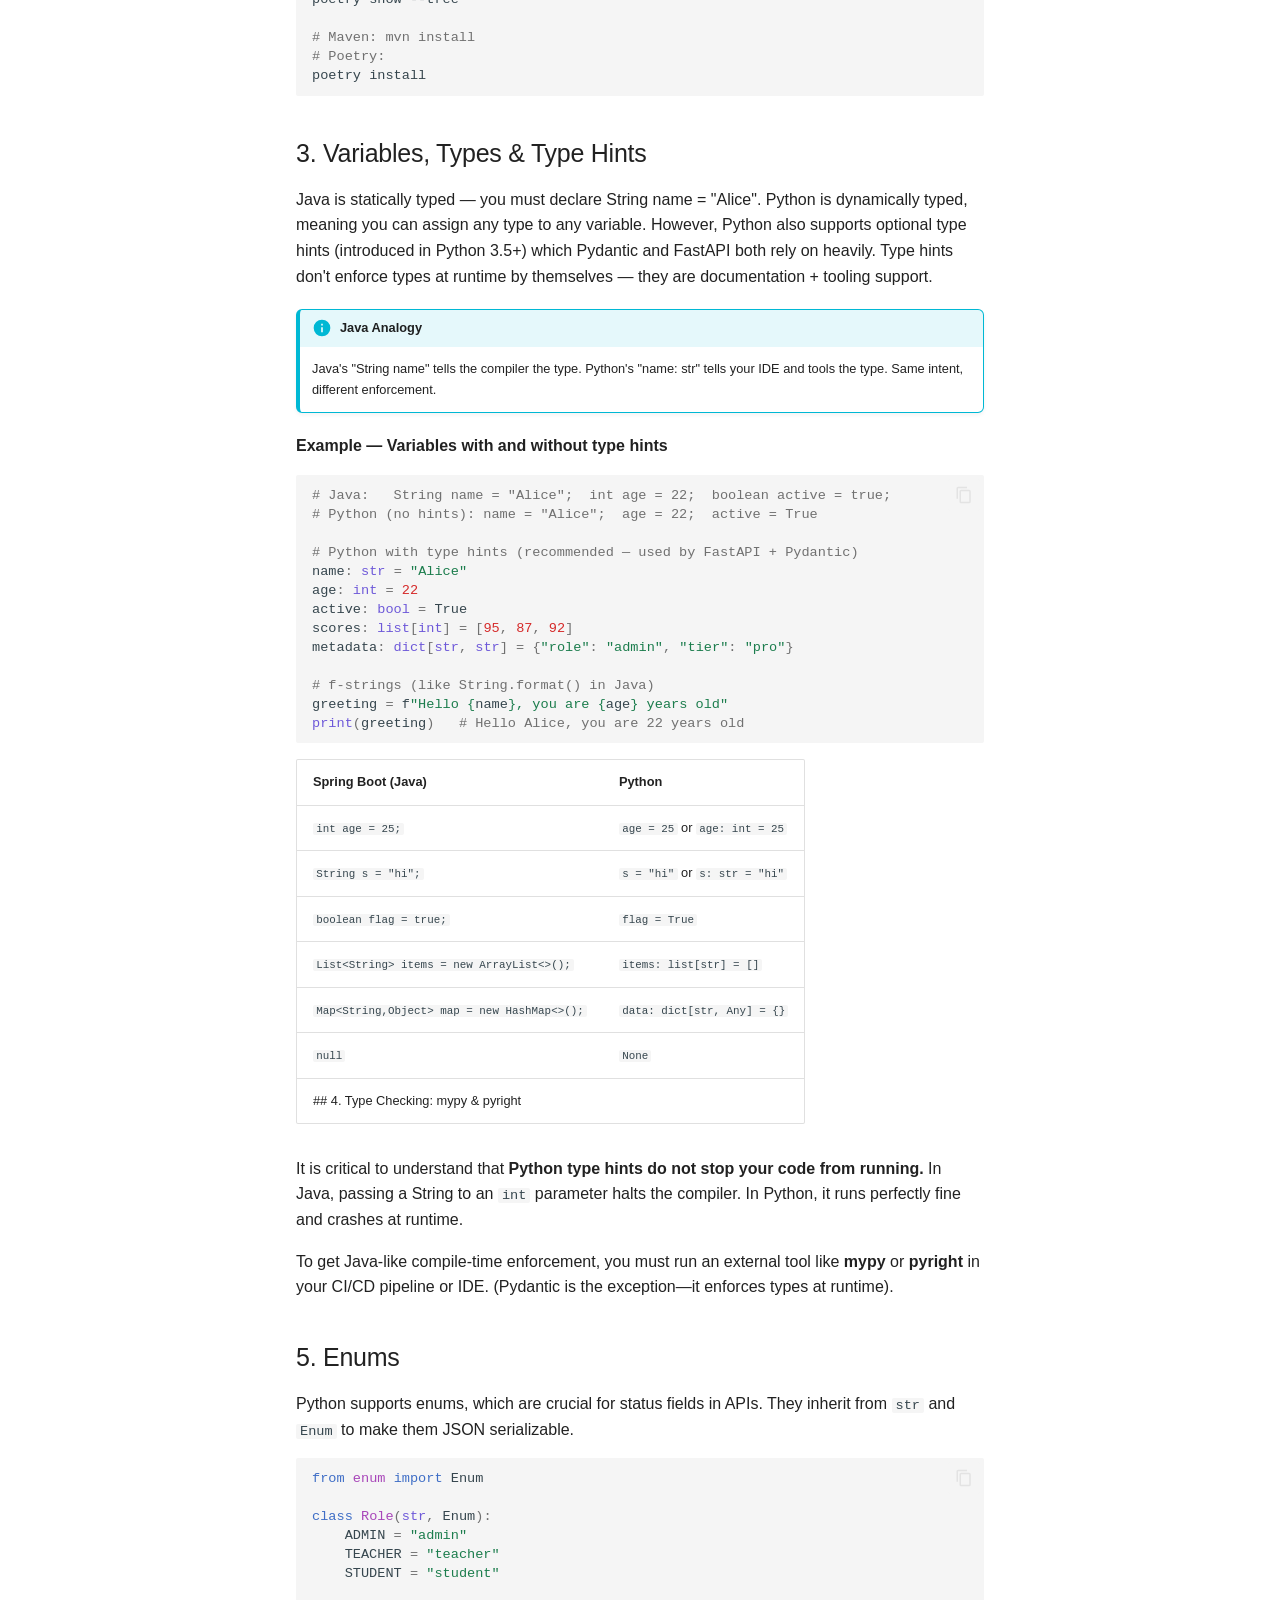
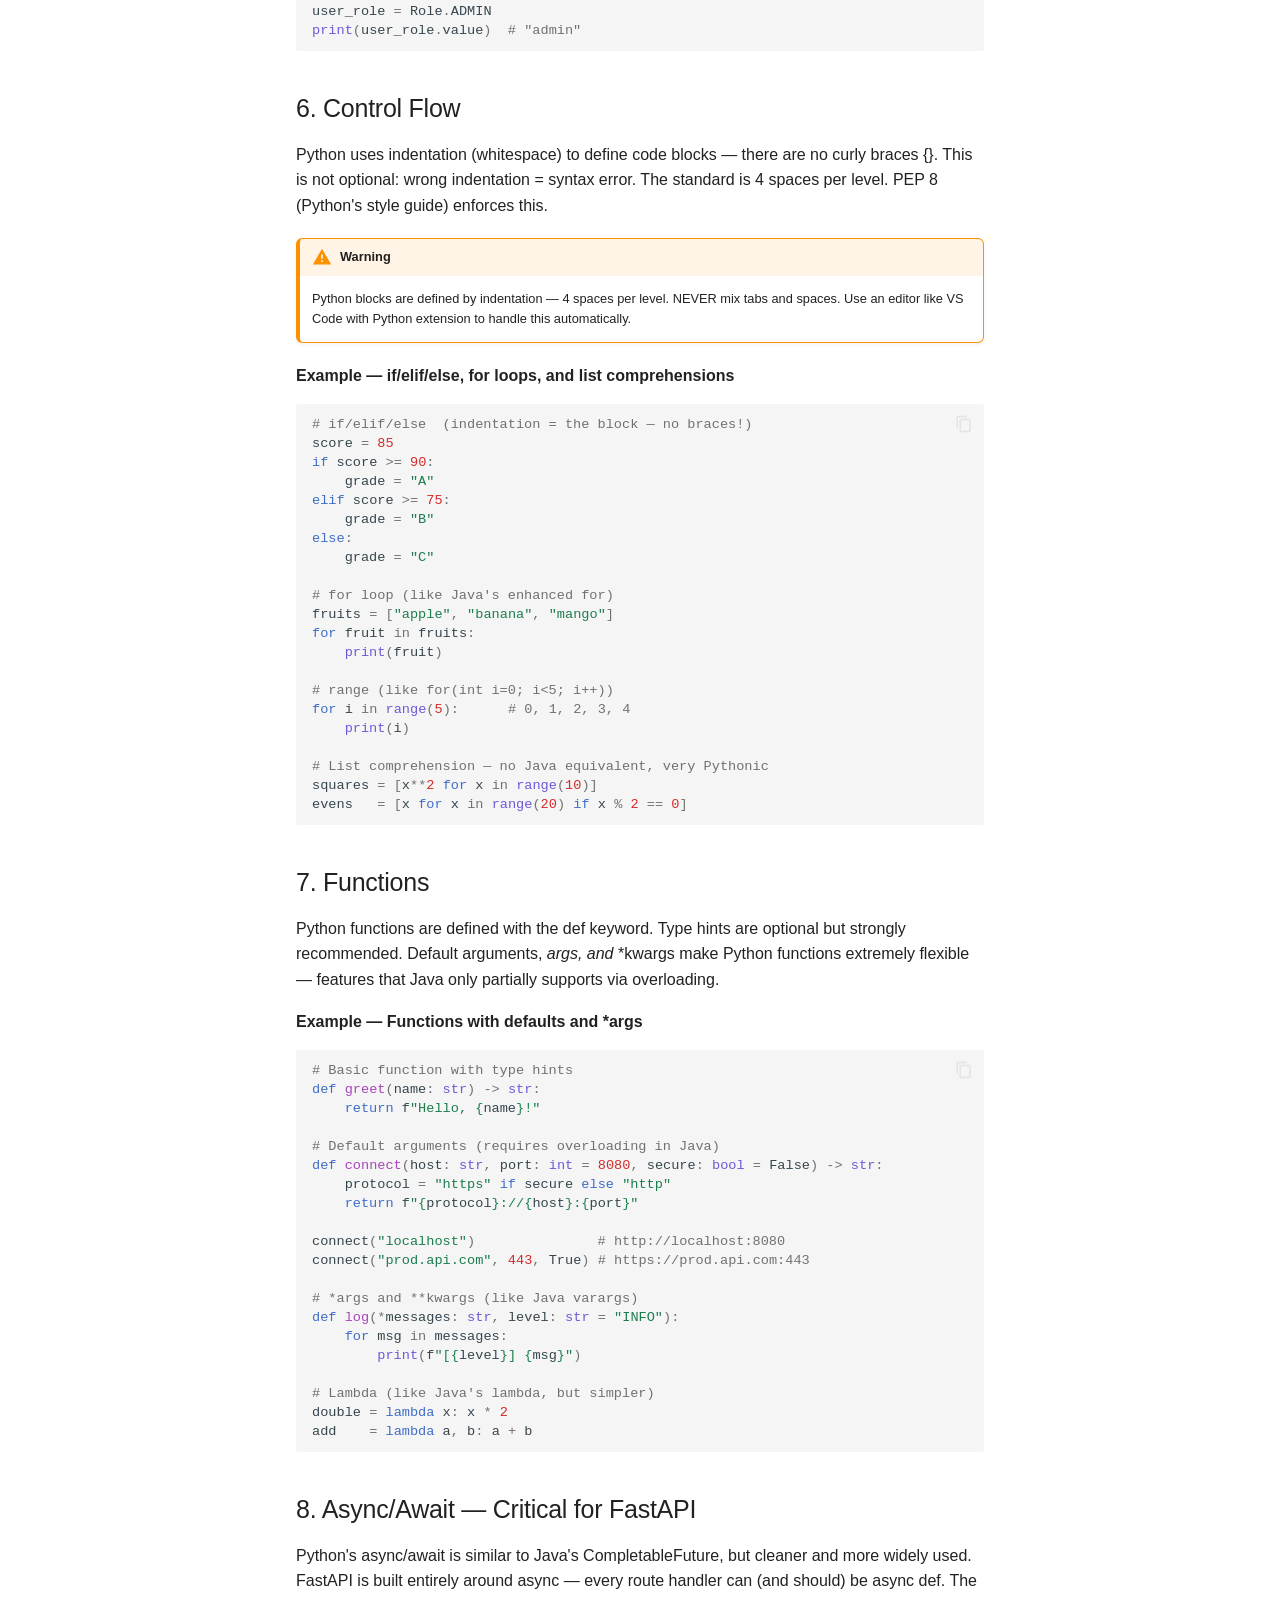
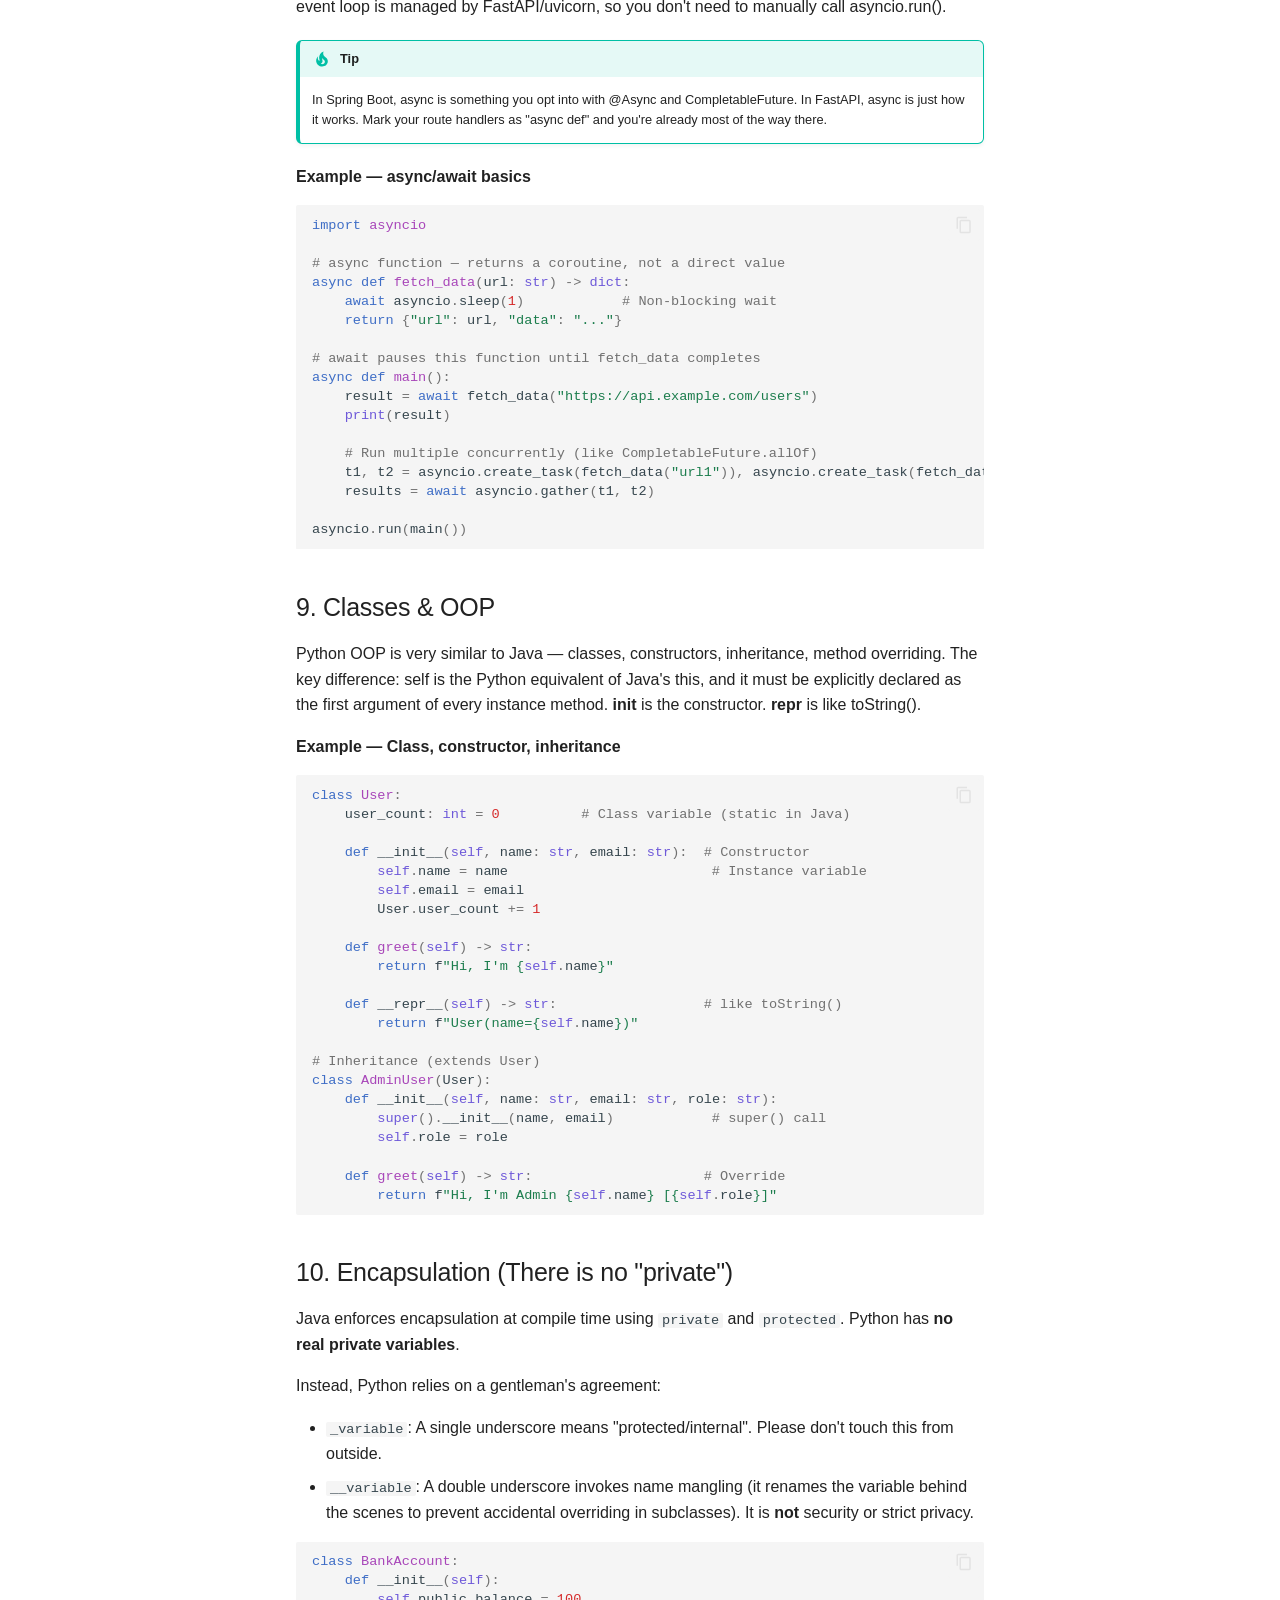
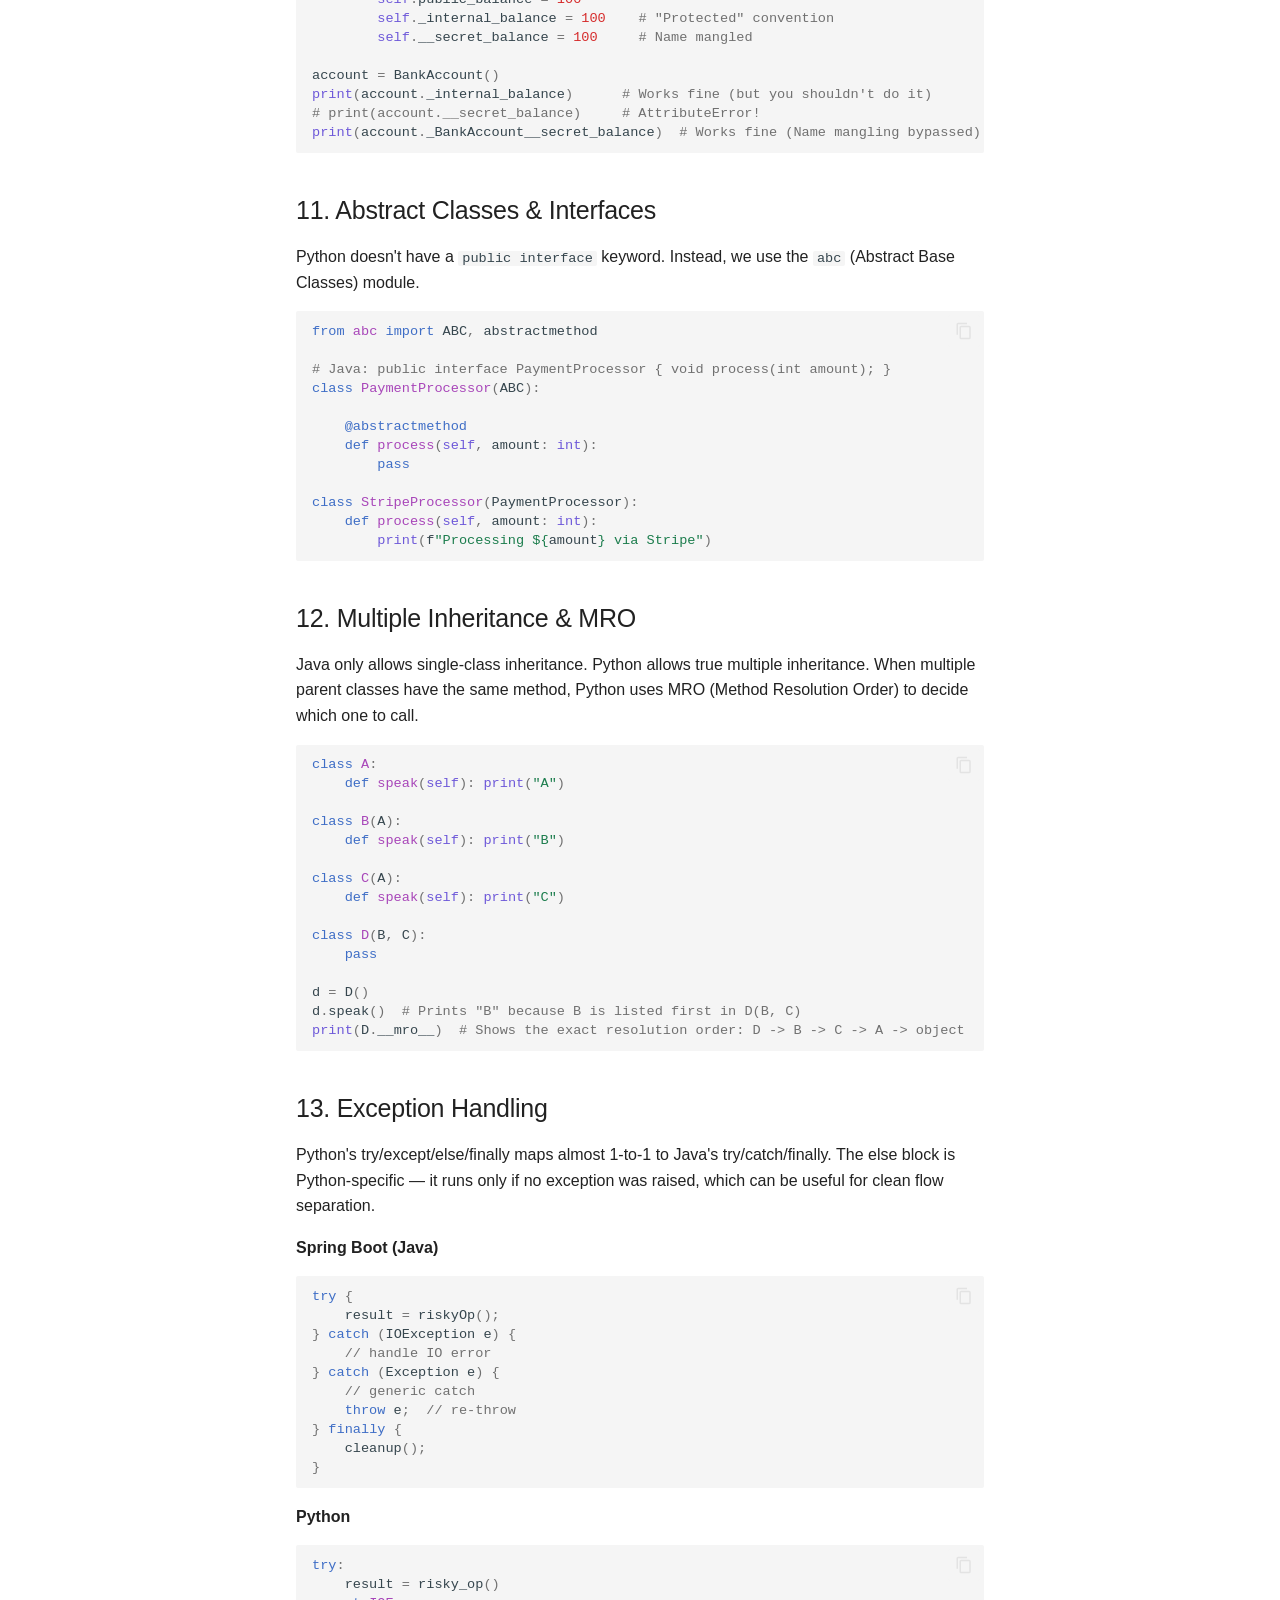
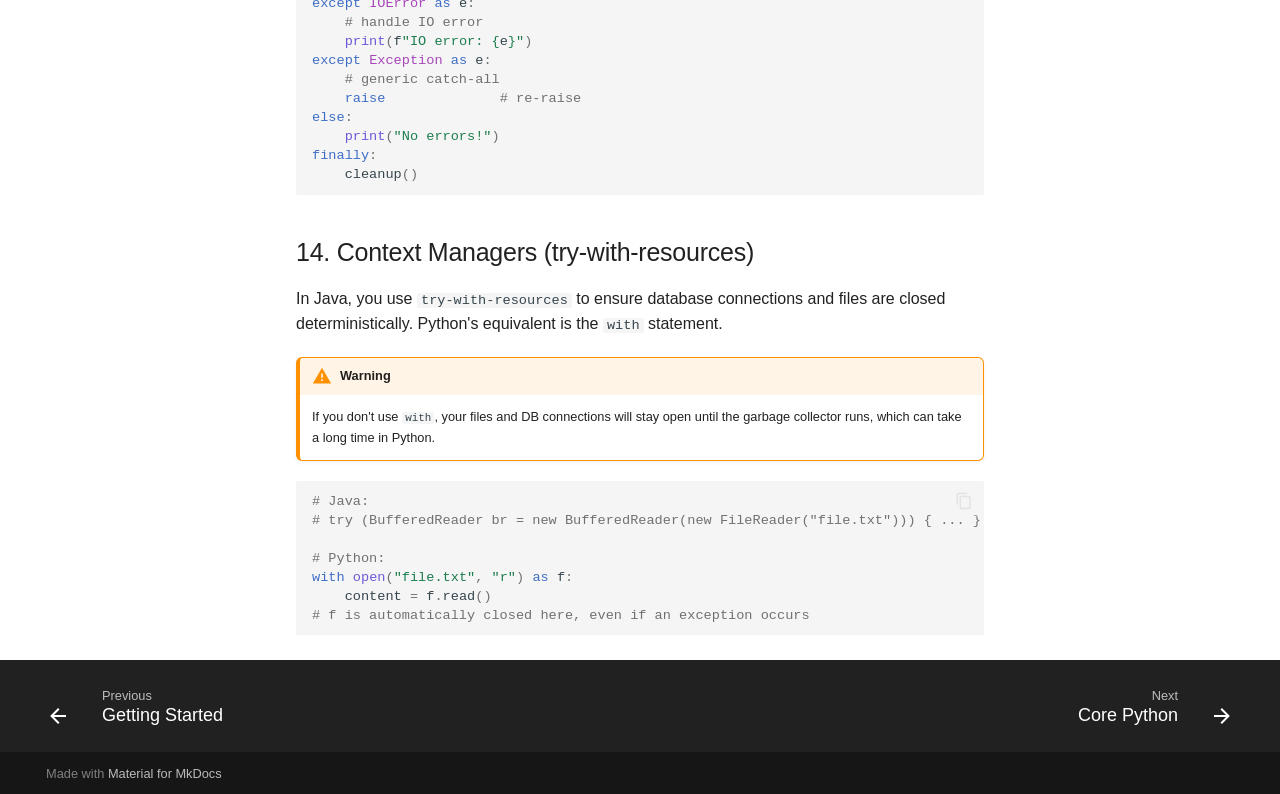
<file: chapter-0/index.html>
<!doctype html>
<html lang="en" class="no-js">
  <head>
    
      <meta charset="utf-8">
      <meta name="viewport" content="width=device-width,initial-scale=1">
      
        <meta name="description" content="Learn Python, FastAPI, Pydantic, LangGraph and LangFuse">
      
      
      
        <link rel="canonical" href="https://your-internal-link.accenture.com/chapter-0/">
      
      
        <link rel="prev" href="../getting-started/">
      
      
        <link rel="next" href="../chapter-1/">
      
      
        
      
      
      <link rel="icon" href="../assets/favicon.ico">
      <meta name="generator" content="mkdocs-1.6.1, mkdocs-material-9.7.6">
    
    
      
        <title>Python Basics - Python Handbook for Spring Boot Developers</title>
      
    
    
      <link rel="stylesheet" href="../assets/stylesheets/main.484c7ddc.min.css">
      
        
        <link rel="stylesheet" href="../assets/stylesheets/palette.ab4e12ef.min.css">
      
      


    
    
      
    
    
      
        
        
        <link rel="preconnect" href="https://fonts.gstatic.com" crossorigin>
        <link rel="stylesheet" href="https://fonts.googleapis.com/css?family=Roboto:300,300i,400,400i,700,700i%7CRoboto+Mono:400,400i,700,700i&display=fallback">
        <style>:root{--md-text-font:"Roboto";--md-code-font:"Roboto Mono"}</style>
      
    
    
      <link rel="stylesheet" href="../stylesheets/extra.css">
    
    <script>__md_scope=new URL("..",location),__md_hash=e=>[...e].reduce(((e,_)=>(e<<5)-e+_.charCodeAt(0)),0),__md_get=(e,_=localStorage,t=__md_scope)=>JSON.parse(_.getItem(t.pathname+"."+e)),__md_set=(e,_,t=localStorage,a=__md_scope)=>{try{t.setItem(a.pathname+"."+e,JSON.stringify(_))}catch(e){}}</script>
    
      

    
    
  </head>
  
  
    
    
      
    
    
    
    
    <body dir="ltr" data-md-color-scheme="default" data-md-color-primary="black" data-md-color-accent="deep-purple">
  
    
    <input class="md-toggle" data-md-toggle="drawer" type="checkbox" id="__drawer" autocomplete="off">
    <input class="md-toggle" data-md-toggle="search" type="checkbox" id="__search" autocomplete="off">
    <label class="md-overlay" for="__drawer"></label>
    <div data-md-component="skip">
      
        
        <a href="#chapter-0-python-basics" class="md-skip">
          Skip to content
        </a>
      
    </div>
    <div data-md-component="announce">
      
    </div>
    
    
      

  

<header class="md-header md-header--shadow md-header--lifted" data-md-component="header">
  <nav class="md-header__inner md-grid" aria-label="Header">
    <a href=".." title="Python Handbook for Spring Boot Developers" class="md-header__button md-logo" aria-label="Python Handbook for Spring Boot Developers" data-md-component="logo">
      
  
  <svg xmlns="http://www.w3.org/2000/svg" viewBox="0 0 24 24"><path d="M12 8a3 3 0 0 0 3-3 3 3 0 0 0-3-3 3 3 0 0 0-3 3 3 3 0 0 0 3 3m0 3.54C9.64 9.35 6.5 8 3 8v11c3.5 0 6.64 1.35 9 3.54 2.36-2.19 5.5-3.54 9-3.54V8c-3.5 0-6.64 1.35-9 3.54"/></svg>

    </a>
    <label class="md-header__button md-icon" for="__drawer">
      
      <svg xmlns="http://www.w3.org/2000/svg" viewBox="0 0 24 24"><path d="M3 6h18v2H3zm0 5h18v2H3zm0 5h18v2H3z"/></svg>
    </label>
    <div class="md-header__title" data-md-component="header-title">
      <div class="md-header__ellipsis">
        <div class="md-header__topic">
          <span class="md-ellipsis">
            Python Handbook for Spring Boot Developers
          </span>
        </div>
        <div class="md-header__topic" data-md-component="header-topic">
          <span class="md-ellipsis">
            
              Python Basics
            
          </span>
        </div>
      </div>
    </div>
    
      
        <form class="md-header__option" data-md-component="palette">
  
    
    
    
    <input class="md-option" data-md-color-media="(prefers-color-scheme: light)" data-md-color-scheme="default" data-md-color-primary="black" data-md-color-accent="deep-purple"  aria-label="Switch to dark mode"  type="radio" name="__palette" id="__palette_0">
    
      <label class="md-header__button md-icon" title="Switch to dark mode" for="__palette_1" hidden>
        <svg xmlns="http://www.w3.org/2000/svg" viewBox="0 0 24 24"><path d="M12 8a4 4 0 0 0-4 4 4 4 0 0 0 4 4 4 4 0 0 0 4-4 4 4 0 0 0-4-4m0 10a6 6 0 0 1-6-6 6 6 0 0 1 6-6 6 6 0 0 1 6 6 6 6 0 0 1-6 6m8-9.31V4h-4.69L12 .69 8.69 4H4v4.69L.69 12 4 15.31V20h4.69L12 23.31 15.31 20H20v-4.69L23.31 12z"/></svg>
      </label>
    
  
    
    
    
    <input class="md-option" data-md-color-media="(prefers-color-scheme: dark)" data-md-color-scheme="slate" data-md-color-primary="black" data-md-color-accent="purple"  aria-label="Switch to light mode"  type="radio" name="__palette" id="__palette_1">
    
      <label class="md-header__button md-icon" title="Switch to light mode" for="__palette_0" hidden>
        <svg xmlns="http://www.w3.org/2000/svg" viewBox="0 0 24 24"><path d="M12 18c-.89 0-1.74-.2-2.5-.55C11.56 16.5 13 14.42 13 12s-1.44-4.5-3.5-5.45C10.26 6.2 11.11 6 12 6a6 6 0 0 1 6 6 6 6 0 0 1-6 6m8-9.31V4h-4.69L12 .69 8.69 4H4v4.69L.69 12 4 15.31V20h4.69L12 23.31 15.31 20H20v-4.69L23.31 12z"/></svg>
      </label>
    
  
</form>
      
    
    
      <script>var palette=__md_get("__palette");if(palette&&palette.color){if("(prefers-color-scheme)"===palette.color.media){var media=matchMedia("(prefers-color-scheme: light)"),input=document.querySelector(media.matches?"[data-md-color-media='(prefers-color-scheme: light)']":"[data-md-color-media='(prefers-color-scheme: dark)']");palette.color.media=input.getAttribute("data-md-color-media"),palette.color.scheme=input.getAttribute("data-md-color-scheme"),palette.color.primary=input.getAttribute("data-md-color-primary"),palette.color.accent=input.getAttribute("data-md-color-accent")}for(var[key,value]of Object.entries(palette.color))document.body.setAttribute("data-md-color-"+key,value)}</script>
    
    
    
      
      
        <label class="md-header__button md-icon" for="__search">
          
          <svg xmlns="http://www.w3.org/2000/svg" viewBox="0 0 24 24"><path d="M9.5 3A6.5 6.5 0 0 1 16 9.5c0 1.61-.59 3.09-1.56 4.23l.27.27h.79l5 5-1.5 1.5-5-5v-.79l-.27-.27A6.52 6.52 0 0 1 9.5 16 6.5 6.5 0 0 1 3 9.5 6.5 6.5 0 0 1 9.5 3m0 2C7 5 5 7 5 9.5S7 14 9.5 14 14 12 14 9.5 12 5 9.5 5"/></svg>
        </label>
        <div class="md-search" data-md-component="search" role="dialog">
  <label class="md-search__overlay" for="__search"></label>
  <div class="md-search__inner" role="search">
    <form class="md-search__form" name="search">
      <input type="text" class="md-search__input" name="query" aria-label="Search" placeholder="Search" autocapitalize="off" autocorrect="off" autocomplete="off" spellcheck="false" data-md-component="search-query" required>
      <label class="md-search__icon md-icon" for="__search">
        
        <svg xmlns="http://www.w3.org/2000/svg" viewBox="0 0 24 24"><path d="M9.5 3A6.5 6.5 0 0 1 16 9.5c0 1.61-.59 3.09-1.56 4.23l.27.27h.79l5 5-1.5 1.5-5-5v-.79l-.27-.27A6.52 6.52 0 0 1 9.5 16 6.5 6.5 0 0 1 3 9.5 6.5 6.5 0 0 1 9.5 3m0 2C7 5 5 7 5 9.5S7 14 9.5 14 14 12 14 9.5 12 5 9.5 5"/></svg>
        
        <svg xmlns="http://www.w3.org/2000/svg" viewBox="0 0 24 24"><path d="M20 11v2H8l5.5 5.5-1.42 1.42L4.16 12l7.92-7.92L13.5 5.5 8 11z"/></svg>
      </label>
      <nav class="md-search__options" aria-label="Search">
        
        <button type="reset" class="md-search__icon md-icon" title="Clear" aria-label="Clear" tabindex="-1">
          
          <svg xmlns="http://www.w3.org/2000/svg" viewBox="0 0 24 24"><path d="M19 6.41 17.59 5 12 10.59 6.41 5 5 6.41 10.59 12 5 17.59 6.41 19 12 13.41 17.59 19 19 17.59 13.41 12z"/></svg>
        </button>
      </nav>
      
        <div class="md-search__suggest" data-md-component="search-suggest"></div>
      
    </form>
    <div class="md-search__output">
      <div class="md-search__scrollwrap" tabindex="0" data-md-scrollfix>
        <div class="md-search-result" data-md-component="search-result">
          <div class="md-search-result__meta">
            Initializing search
          </div>
          <ol class="md-search-result__list" role="presentation"></ol>
        </div>
      </div>
    </div>
  </div>
</div>
      
    
    
  </nav>
  
    
      
<nav class="md-tabs" aria-label="Tabs" data-md-component="tabs">
  <div class="md-grid">
    <ul class="md-tabs__list">
      
        
  
  
  
  
    <li class="md-tabs__item">
      <a href=".." class="md-tabs__link">
        
  
  
    
      <svg xmlns="http://www.w3.org/2000/svg" viewBox="0 0 24 24"><path d="M10 20v-6h4v6h5v-8h3L12 3 2 12h3v8z"/></svg>
    
  
  Home

      </a>
    </li>
  

      
        
  
  
  
  
    <li class="md-tabs__item">
      <a href="../getting-started/" class="md-tabs__link">
        
  
  
    
      <svg xmlns="http://www.w3.org/2000/svg" viewBox="0 0 24 24"><path d="m13.13 22.19-1.63-3.83c1.57-.58 3.04-1.36 4.4-2.27zM5.64 12.5l-3.83-1.63 6.1-2.77C7 9.46 6.22 10.93 5.64 12.5M21.61 2.39S16.66.269 11 5.93c-2.19 2.19-3.5 4.6-4.35 6.71-.28.75-.09 1.57.46 2.13l2.13 2.12c.55.56 1.37.74 2.12.46A19.1 19.1 0 0 0 18.07 13c5.66-5.66 3.54-10.61 3.54-10.61m-7.07 7.07c-.78-.78-.78-2.05 0-2.83s2.05-.78 2.83 0c.77.78.78 2.05 0 2.83s-2.05.78-2.83 0m-5.66 7.07-1.41-1.41zM6.24 22l3.64-3.64c-.34-.09-.67-.24-.97-.45L4.83 22zM2 22h1.41l4.77-4.76-1.42-1.41L2 20.59zm0-2.83 4.09-4.08c-.21-.3-.36-.62-.45-.97L2 17.76z"/></svg>
    
  
  Getting Started

      </a>
    </li>
  

      
        
  
  
  
    
  
  
    <li class="md-tabs__item md-tabs__item--active">
      <a href="./" class="md-tabs__link">
        
  
  
    
      <svg xmlns="http://www.w3.org/2000/svg" viewBox="0 0 448 512"><!--! Font Awesome Free 7.1.0 by @fontawesome - https://fontawesome.com License - https://fontawesome.com/license/free (Icons: CC BY 4.0, Fonts: SIL OFL 1.1, Code: MIT License) Copyright 2025 Fonticons, Inc.--><path d="M439.8 200.5c-7.7-30.9-22.3-54.2-53.4-54.2h-40.1v47.4c0 36.8-31.2 67.8-66.8 67.8H172.7c-29.2 0-53.4 25-53.4 54.3v101.8c0 29 25.2 46 53.4 54.3 33.8 9.9 66.3 11.7 106.8 0 26.9-7.8 53.4-23.5 53.4-54.3v-40.7H226.2v-13.6h160.2c31.1 0 42.6-21.7 53.4-54.2 11.2-33.5 10.7-65.7 0-108.6M286.2 444.7a20.4 20.4 0 1 1 0-40.7 20.4 20.4 0 1 1 0 40.7M167.8 248.1h106.8c29.7 0 53.4-24.5 53.4-54.3V91.9c0-29-24.4-50.7-53.4-55.6-35.8-5.9-74.7-5.6-106.8.1-45.2 8-53.4 24.7-53.4 55.6v40.7h106.9v13.6h-147c-31.1 0-58.3 18.7-66.8 54.2-9.8 40.7-10.2 66.1 0 108.6 7.6 31.6 25.7 54.2 56.8 54.2H101v-48.8c0-35.3 30.5-66.4 66.8-66.4m-6.6-183.4a20.4 20.4 0 1 1 0 40.8 20.4 20.4 0 1 1 0-40.8"/></svg>
    
  
  Python Basics

      </a>
    </li>
  

      
        
  
  
  
  
    <li class="md-tabs__item">
      <a href="../chapter-1/" class="md-tabs__link">
        
  
  
    
      <svg xmlns="http://www.w3.org/2000/svg" viewBox="0 0 24 24"><path d="M9 3v15h3V3zm3 2 4 13 3-1-4-13zM5 5v13h3V5zM3 19v2h18v-2z"/></svg>
    
  
  Core Python

      </a>
    </li>
  

      
        
  
  
  
  
    <li class="md-tabs__item">
      <a href="../chapter-2/" class="md-tabs__link">
        
  
  
    
      <svg xmlns="http://www.w3.org/2000/svg" viewBox="0 0 24 24"><path d="M2 10.96a.985.985 0 0 1-.37-1.37L3.13 7c.11-.2.28-.34.47-.42l7.83-4.4c.16-.12.36-.18.57-.18s.41.06.57.18l7.9 4.44c.19.1.35.26.44.46l1.45 2.52c.28.48.11 1.09-.36 1.36l-1 .58v4.96c0 .38-.21.71-.53.88l-7.9 4.44c-.16.12-.36.18-.57.18s-.41-.06-.57-.18l-7.9-4.44A.99.99 0 0 1 3 16.5v-5.54c-.3.17-.68.18-1 0m10-6.81v6.7l5.96-3.35zM5 15.91l6 3.38v-6.71L5 9.21zm14 0v-3.22l-5 2.9c-.33.18-.7.17-1 .01v3.69zm-5.15-2.55 6.28-3.63-.58-1.01-6.28 3.63z"/></svg>
    
  
  Pydantic

      </a>
    </li>
  

      
        
  
  
  
  
    <li class="md-tabs__item">
      <a href="../chapter-3/" class="md-tabs__link">
        
  
  
    
      <svg xmlns="http://www.w3.org/2000/svg" viewBox="0 0 24 24"><path d="M7 2v11h3v9l7-12h-4l4-8z"/></svg>
    
  
  FastAPI

      </a>
    </li>
  

      
        
  
  
  
  
    <li class="md-tabs__item">
      <a href="../chapter-4/" class="md-tabs__link">
        
  
  
    
      <svg xmlns="http://www.w3.org/2000/svg" viewBox="0 0 24 24"><path d="M17.5 15.5c0 1.11-.89 2-2 2s-2-.89-2-2 .9-2 2-2 2 .9 2 2m-9-2c-1.1 0-2 .9-2 2s.9 2 2 2 2-.89 2-2-.89-2-2-2M23 15v3c0 .55-.45 1-1 1h-1v1c0 1.11-.89 2-2 2H5a2 2 0 0 1-2-2v-1H2c-.55 0-1-.45-1-1v-3c0-.55.45-1 1-1h1c0-3.87 3.13-7 7-7h1V5.73c-.6-.34-1-.99-1-1.73 0-1.1.9-2 2-2s2 .9 2 2c0 .74-.4 1.39-1 1.73V7h1c3.87 0 7 3.13 7 7h1c.55 0 1 .45 1 1m-2 1h-2v-2c0-2.76-2.24-5-5-5h-4c-2.76 0-5 2.24-5 5v2H3v1h2v3h14v-3h2z"/></svg>
    
  
  LangGraph

      </a>
    </li>
  

      
        
  
  
  
  
    <li class="md-tabs__item">
      <a href="../chapter-5/" class="md-tabs__link">
        
  
  
    
      <svg xmlns="http://www.w3.org/2000/svg" viewBox="0 0 24 24"><path d="m16 11.78 4.24-7.33 1.73 1-5.23 9.05-6.51-3.75L5.46 19H22v2H2V3h2v14.54L9.5 8z"/></svg>
    
  
  LangFuse

      </a>
    </li>
  

      
        
  
  
  
  
    <li class="md-tabs__item">
      <a href="../chapter-6/" class="md-tabs__link">
        
  
  
    
      <svg xmlns="http://www.w3.org/2000/svg" viewBox="0 0 24 24"><path d="M12.74 5.47c2.36 1.03 3.61 3.56 3.18 5.99A6 6 0 0 1 18 16v.17a3 3 0 0 1 1-.17 3 3 0 0 1 3 3 3 3 0 0 1-3 3H6a4 4 0 0 1-4-4 4 4 0 0 1 4-4h.27C5 12.45 4.6 10.24 5.5 8.26a5.49 5.49 0 0 1 7.24-2.79m-.81 1.83c-1.77-.8-3.84.01-4.62 1.77-.46 1.02-.38 2.15.1 3.06A5.99 5.99 0 0 1 12 10c.7 0 1.38.12 2 .34a3.51 3.51 0 0 0-2.07-3.04m1.62-3.66c-.55-.24-1.1-.41-1.67-.52l2.49-1.3.9 2.89a7.7 7.7 0 0 0-1.72-1.07m-7.46.8c-.49.35-.92.75-1.29 1.19l.11-2.81 2.96.68c-.62.21-1.22.53-1.78.94M18 9.71c-.09-.59-.22-1.16-.41-1.71l2.38 1.5-2.05 2.23c.11-.65.13-1.33.08-2.02M3.04 11.3c.07.6.2 1.17.39 1.7l-2.37-1.5L3.1 9.28c-.1.65-.13 1.33-.06 2.02M19 18h-3v-2a4 4 0 0 0-4-4 4 4 0 0 0-4 4H6a2 2 0 0 0-2 2 2 2 0 0 0 2 2h13a1 1 0 0 0 1-1 1 1 0 0 0-1-1"/></svg>
    
  
  Climato Project

      </a>
    </li>
  

      
    </ul>
  </div>
</nav>
    
  
</header>
    
    <div class="md-container" data-md-component="container">
      
      
        
      
      <main class="md-main" data-md-component="main">
        <div class="md-main__inner md-grid">
          
            
              
              <div class="md-sidebar md-sidebar--primary" data-md-component="sidebar" data-md-type="navigation" >
                <div class="md-sidebar__scrollwrap">
                  <div class="md-sidebar__inner">
                    


  


<nav class="md-nav md-nav--primary md-nav--lifted" aria-label="Navigation" data-md-level="0">
  <label class="md-nav__title" for="__drawer">
    <a href=".." title="Python Handbook for Spring Boot Developers" class="md-nav__button md-logo" aria-label="Python Handbook for Spring Boot Developers" data-md-component="logo">
      
  
  <svg xmlns="http://www.w3.org/2000/svg" viewBox="0 0 24 24"><path d="M12 8a3 3 0 0 0 3-3 3 3 0 0 0-3-3 3 3 0 0 0-3 3 3 3 0 0 0 3 3m0 3.54C9.64 9.35 6.5 8 3 8v11c3.5 0 6.64 1.35 9 3.54 2.36-2.19 5.5-3.54 9-3.54V8c-3.5 0-6.64 1.35-9 3.54"/></svg>

    </a>
    Python Handbook for Spring Boot Developers
  </label>
  
  <ul class="md-nav__list" data-md-scrollfix>
    
      
      
  
  
  
  
    <li class="md-nav__item">
      <a href=".." class="md-nav__link">
        
  
  
    <svg xmlns="http://www.w3.org/2000/svg" viewBox="0 0 24 24"><path d="M10 20v-6h4v6h5v-8h3L12 3 2 12h3v8z"/></svg>
  
  <span class="md-ellipsis">
    
  
    Home
  

    
  </span>
  
  

      </a>
    </li>
  

    
      
      
  
  
  
  
    <li class="md-nav__item">
      <a href="../getting-started/" class="md-nav__link">
        
  
  
    <svg xmlns="http://www.w3.org/2000/svg" viewBox="0 0 24 24"><path d="m13.13 22.19-1.63-3.83c1.57-.58 3.04-1.36 4.4-2.27zM5.64 12.5l-3.83-1.63 6.1-2.77C7 9.46 6.22 10.93 5.64 12.5M21.61 2.39S16.66.269 11 5.93c-2.19 2.19-3.5 4.6-4.35 6.71-.28.75-.09 1.57.46 2.13l2.13 2.12c.55.56 1.37.74 2.12.46A19.1 19.1 0 0 0 18.07 13c5.66-5.66 3.54-10.61 3.54-10.61m-7.07 7.07c-.78-.78-.78-2.05 0-2.83s2.05-.78 2.83 0c.77.78.78 2.05 0 2.83s-2.05.78-2.83 0m-5.66 7.07-1.41-1.41zM6.24 22l3.64-3.64c-.34-.09-.67-.24-.97-.45L4.83 22zM2 22h1.41l4.77-4.76-1.42-1.41L2 20.59zm0-2.83 4.09-4.08c-.21-.3-.36-.62-.45-.97L2 17.76z"/></svg>
  
  <span class="md-ellipsis">
    
  
    Getting Started
  

    
  </span>
  
  

      </a>
    </li>
  

    
      
      
  
  
    
  
  
  
    <li class="md-nav__item md-nav__item--active">
      
      <input class="md-nav__toggle md-toggle" type="checkbox" id="__toc">
      
      
        
      
      
        <label class="md-nav__link md-nav__link--active" for="__toc">
          
  
  
    <svg xmlns="http://www.w3.org/2000/svg" viewBox="0 0 448 512"><!--! Font Awesome Free 7.1.0 by @fontawesome - https://fontawesome.com License - https://fontawesome.com/license/free (Icons: CC BY 4.0, Fonts: SIL OFL 1.1, Code: MIT License) Copyright 2025 Fonticons, Inc.--><path d="M439.8 200.5c-7.7-30.9-22.3-54.2-53.4-54.2h-40.1v47.4c0 36.8-31.2 67.8-66.8 67.8H172.7c-29.2 0-53.4 25-53.4 54.3v101.8c0 29 25.2 46 53.4 54.3 33.8 9.9 66.3 11.7 106.8 0 26.9-7.8 53.4-23.5 53.4-54.3v-40.7H226.2v-13.6h160.2c31.1 0 42.6-21.7 53.4-54.2 11.2-33.5 10.7-65.7 0-108.6M286.2 444.7a20.4 20.4 0 1 1 0-40.7 20.4 20.4 0 1 1 0 40.7M167.8 248.1h106.8c29.7 0 53.4-24.5 53.4-54.3V91.9c0-29-24.4-50.7-53.4-55.6-35.8-5.9-74.7-5.6-106.8.1-45.2 8-53.4 24.7-53.4 55.6v40.7h106.9v13.6h-147c-31.1 0-58.3 18.7-66.8 54.2-9.8 40.7-10.2 66.1 0 108.6 7.6 31.6 25.7 54.2 56.8 54.2H101v-48.8c0-35.3 30.5-66.4 66.8-66.4m-6.6-183.4a20.4 20.4 0 1 1 0 40.8 20.4 20.4 0 1 1 0-40.8"/></svg>
  
  <span class="md-ellipsis">
    
  
    Python Basics
  

    
  </span>
  
  

          <span class="md-nav__icon md-icon"></span>
        </label>
      
      <a href="./" class="md-nav__link md-nav__link--active">
        
  
  
    <svg xmlns="http://www.w3.org/2000/svg" viewBox="0 0 448 512"><!--! Font Awesome Free 7.1.0 by @fontawesome - https://fontawesome.com License - https://fontawesome.com/license/free (Icons: CC BY 4.0, Fonts: SIL OFL 1.1, Code: MIT License) Copyright 2025 Fonticons, Inc.--><path d="M439.8 200.5c-7.7-30.9-22.3-54.2-53.4-54.2h-40.1v47.4c0 36.8-31.2 67.8-66.8 67.8H172.7c-29.2 0-53.4 25-53.4 54.3v101.8c0 29 25.2 46 53.4 54.3 33.8 9.9 66.3 11.7 106.8 0 26.9-7.8 53.4-23.5 53.4-54.3v-40.7H226.2v-13.6h160.2c31.1 0 42.6-21.7 53.4-54.2 11.2-33.5 10.7-65.7 0-108.6M286.2 444.7a20.4 20.4 0 1 1 0-40.7 20.4 20.4 0 1 1 0 40.7M167.8 248.1h106.8c29.7 0 53.4-24.5 53.4-54.3V91.9c0-29-24.4-50.7-53.4-55.6-35.8-5.9-74.7-5.6-106.8.1-45.2 8-53.4 24.7-53.4 55.6v40.7h106.9v13.6h-147c-31.1 0-58.3 18.7-66.8 54.2-9.8 40.7-10.2 66.1 0 108.6 7.6 31.6 25.7 54.2 56.8 54.2H101v-48.8c0-35.3 30.5-66.4 66.8-66.4m-6.6-183.4a20.4 20.4 0 1 1 0 40.8 20.4 20.4 0 1 1 0-40.8"/></svg>
  
  <span class="md-ellipsis">
    
  
    Python Basics
  

    
  </span>
  
  

      </a>
      
        

<nav class="md-nav md-nav--secondary" aria-label="Table of contents">
  
  
  
    
  
  
    <label class="md-nav__title" for="__toc">
      <span class="md-nav__icon md-icon"></span>
      Table of contents
    </label>
    <ul class="md-nav__list" data-md-component="toc" data-md-scrollfix>
      
        <li class="md-nav__item">
  <a href="#1-setup-virtual-environments" class="md-nav__link">
    <span class="md-ellipsis">
      
        1. Setup &amp; Virtual Environments
      
    </span>
  </a>
  
</li>
      
        <li class="md-nav__item">
  <a href="#2-advanced-setup-poetry-uv-the-true-maven-equivalents" class="md-nav__link">
    <span class="md-ellipsis">
      
        2. Advanced Setup: Poetry &amp; uv (The True Maven Equivalents)
      
    </span>
  </a>
  
</li>
      
        <li class="md-nav__item">
  <a href="#3-variables-types-type-hints" class="md-nav__link">
    <span class="md-ellipsis">
      
        3. Variables, Types &amp; Type Hints
      
    </span>
  </a>
  
</li>
      
        <li class="md-nav__item">
  <a href="#5-enums" class="md-nav__link">
    <span class="md-ellipsis">
      
        5. Enums
      
    </span>
  </a>
  
</li>
      
        <li class="md-nav__item">
  <a href="#6-control-flow" class="md-nav__link">
    <span class="md-ellipsis">
      
        6. Control Flow
      
    </span>
  </a>
  
</li>
      
        <li class="md-nav__item">
  <a href="#7-functions" class="md-nav__link">
    <span class="md-ellipsis">
      
        7. Functions
      
    </span>
  </a>
  
</li>
      
        <li class="md-nav__item">
  <a href="#8-asyncawait-critical-for-fastapi" class="md-nav__link">
    <span class="md-ellipsis">
      
        8. Async/Await — Critical for FastAPI
      
    </span>
  </a>
  
</li>
      
        <li class="md-nav__item">
  <a href="#9-classes-oop" class="md-nav__link">
    <span class="md-ellipsis">
      
        9. Classes &amp; OOP
      
    </span>
  </a>
  
</li>
      
        <li class="md-nav__item">
  <a href="#10-encapsulation-there-is-no-private" class="md-nav__link">
    <span class="md-ellipsis">
      
        10. Encapsulation (There is no "private")
      
    </span>
  </a>
  
</li>
      
        <li class="md-nav__item">
  <a href="#11-abstract-classes-interfaces" class="md-nav__link">
    <span class="md-ellipsis">
      
        11. Abstract Classes &amp; Interfaces
      
    </span>
  </a>
  
</li>
      
        <li class="md-nav__item">
  <a href="#12-multiple-inheritance-mro" class="md-nav__link">
    <span class="md-ellipsis">
      
        12. Multiple Inheritance &amp; MRO
      
    </span>
  </a>
  
</li>
      
        <li class="md-nav__item">
  <a href="#13-exception-handling" class="md-nav__link">
    <span class="md-ellipsis">
      
        13. Exception Handling
      
    </span>
  </a>
  
</li>
      
        <li class="md-nav__item">
  <a href="#14-context-managers-try-with-resources" class="md-nav__link">
    <span class="md-ellipsis">
      
        14. Context Managers (try-with-resources)
      
    </span>
  </a>
  
</li>
      
    </ul>
  
</nav>
      
    </li>
  

    
      
      
  
  
  
  
    <li class="md-nav__item">
      <a href="../chapter-1/" class="md-nav__link">
        
  
  
    <svg xmlns="http://www.w3.org/2000/svg" viewBox="0 0 24 24"><path d="M9 3v15h3V3zm3 2 4 13 3-1-4-13zM5 5v13h3V5zM3 19v2h18v-2z"/></svg>
  
  <span class="md-ellipsis">
    
  
    Core Python
  

    
  </span>
  
  

      </a>
    </li>
  

    
      
      
  
  
  
  
    <li class="md-nav__item">
      <a href="../chapter-2/" class="md-nav__link">
        
  
  
    <svg xmlns="http://www.w3.org/2000/svg" viewBox="0 0 24 24"><path d="M2 10.96a.985.985 0 0 1-.37-1.37L3.13 7c.11-.2.28-.34.47-.42l7.83-4.4c.16-.12.36-.18.57-.18s.41.06.57.18l7.9 4.44c.19.1.35.26.44.46l1.45 2.52c.28.48.11 1.09-.36 1.36l-1 .58v4.96c0 .38-.21.71-.53.88l-7.9 4.44c-.16.12-.36.18-.57.18s-.41-.06-.57-.18l-7.9-4.44A.99.99 0 0 1 3 16.5v-5.54c-.3.17-.68.18-1 0m10-6.81v6.7l5.96-3.35zM5 15.91l6 3.38v-6.71L5 9.21zm14 0v-3.22l-5 2.9c-.33.18-.7.17-1 .01v3.69zm-5.15-2.55 6.28-3.63-.58-1.01-6.28 3.63z"/></svg>
  
  <span class="md-ellipsis">
    
  
    Pydantic
  

    
  </span>
  
  

      </a>
    </li>
  

    
      
      
  
  
  
  
    <li class="md-nav__item">
      <a href="../chapter-3/" class="md-nav__link">
        
  
  
    <svg xmlns="http://www.w3.org/2000/svg" viewBox="0 0 24 24"><path d="M7 2v11h3v9l7-12h-4l4-8z"/></svg>
  
  <span class="md-ellipsis">
    
  
    FastAPI
  

    
  </span>
  
  

      </a>
    </li>
  

    
      
      
  
  
  
  
    <li class="md-nav__item">
      <a href="../chapter-4/" class="md-nav__link">
        
  
  
    <svg xmlns="http://www.w3.org/2000/svg" viewBox="0 0 24 24"><path d="M17.5 15.5c0 1.11-.89 2-2 2s-2-.89-2-2 .9-2 2-2 2 .9 2 2m-9-2c-1.1 0-2 .9-2 2s.9 2 2 2 2-.89 2-2-.89-2-2-2M23 15v3c0 .55-.45 1-1 1h-1v1c0 1.11-.89 2-2 2H5a2 2 0 0 1-2-2v-1H2c-.55 0-1-.45-1-1v-3c0-.55.45-1 1-1h1c0-3.87 3.13-7 7-7h1V5.73c-.6-.34-1-.99-1-1.73 0-1.1.9-2 2-2s2 .9 2 2c0 .74-.4 1.39-1 1.73V7h1c3.87 0 7 3.13 7 7h1c.55 0 1 .45 1 1m-2 1h-2v-2c0-2.76-2.24-5-5-5h-4c-2.76 0-5 2.24-5 5v2H3v1h2v3h14v-3h2z"/></svg>
  
  <span class="md-ellipsis">
    
  
    LangGraph
  

    
  </span>
  
  

      </a>
    </li>
  

    
      
      
  
  
  
  
    <li class="md-nav__item">
      <a href="../chapter-5/" class="md-nav__link">
        
  
  
    <svg xmlns="http://www.w3.org/2000/svg" viewBox="0 0 24 24"><path d="m16 11.78 4.24-7.33 1.73 1-5.23 9.05-6.51-3.75L5.46 19H22v2H2V3h2v14.54L9.5 8z"/></svg>
  
  <span class="md-ellipsis">
    
  
    LangFuse
  

    
  </span>
  
  

      </a>
    </li>
  

    
      
      
  
  
  
  
    <li class="md-nav__item">
      <a href="../chapter-6/" class="md-nav__link">
        
  
  
    <svg xmlns="http://www.w3.org/2000/svg" viewBox="0 0 24 24"><path d="M12.74 5.47c2.36 1.03 3.61 3.56 3.18 5.99A6 6 0 0 1 18 16v.17a3 3 0 0 1 1-.17 3 3 0 0 1 3 3 3 3 0 0 1-3 3H6a4 4 0 0 1-4-4 4 4 0 0 1 4-4h.27C5 12.45 4.6 10.24 5.5 8.26a5.49 5.49 0 0 1 7.24-2.79m-.81 1.83c-1.77-.8-3.84.01-4.62 1.77-.46 1.02-.38 2.15.1 3.06A5.99 5.99 0 0 1 12 10c.7 0 1.38.12 2 .34a3.51 3.51 0 0 0-2.07-3.04m1.62-3.66c-.55-.24-1.1-.41-1.67-.52l2.49-1.3.9 2.89a7.7 7.7 0 0 0-1.72-1.07m-7.46.8c-.49.35-.92.75-1.29 1.19l.11-2.81 2.96.68c-.62.21-1.22.53-1.78.94M18 9.71c-.09-.59-.22-1.16-.41-1.71l2.38 1.5-2.05 2.23c.11-.65.13-1.33.08-2.02M3.04 11.3c.07.6.2 1.17.39 1.7l-2.37-1.5L3.1 9.28c-.1.65-.13 1.33-.06 2.02M19 18h-3v-2a4 4 0 0 0-4-4 4 4 0 0 0-4 4H6a2 2 0 0 0-2 2 2 2 0 0 0 2 2h13a1 1 0 0 0 1-1 1 1 0 0 0-1-1"/></svg>
  
  <span class="md-ellipsis">
    
  
    Climato Project
  

    
  </span>
  
  

      </a>
    </li>
  

    
  </ul>
</nav>
                  </div>
                </div>
              </div>
            
            
              
              <div class="md-sidebar md-sidebar--secondary" data-md-component="sidebar" data-md-type="toc" >
                <div class="md-sidebar__scrollwrap">
                  <div class="md-sidebar__inner">
                    

<nav class="md-nav md-nav--secondary" aria-label="Table of contents">
  
  
  
    
  
  
    <label class="md-nav__title" for="__toc">
      <span class="md-nav__icon md-icon"></span>
      Table of contents
    </label>
    <ul class="md-nav__list" data-md-component="toc" data-md-scrollfix>
      
        <li class="md-nav__item">
  <a href="#1-setup-virtual-environments" class="md-nav__link">
    <span class="md-ellipsis">
      
        1. Setup &amp; Virtual Environments
      
    </span>
  </a>
  
</li>
      
        <li class="md-nav__item">
  <a href="#2-advanced-setup-poetry-uv-the-true-maven-equivalents" class="md-nav__link">
    <span class="md-ellipsis">
      
        2. Advanced Setup: Poetry &amp; uv (The True Maven Equivalents)
      
    </span>
  </a>
  
</li>
      
        <li class="md-nav__item">
  <a href="#3-variables-types-type-hints" class="md-nav__link">
    <span class="md-ellipsis">
      
        3. Variables, Types &amp; Type Hints
      
    </span>
  </a>
  
</li>
      
        <li class="md-nav__item">
  <a href="#5-enums" class="md-nav__link">
    <span class="md-ellipsis">
      
        5. Enums
      
    </span>
  </a>
  
</li>
      
        <li class="md-nav__item">
  <a href="#6-control-flow" class="md-nav__link">
    <span class="md-ellipsis">
      
        6. Control Flow
      
    </span>
  </a>
  
</li>
      
        <li class="md-nav__item">
  <a href="#7-functions" class="md-nav__link">
    <span class="md-ellipsis">
      
        7. Functions
      
    </span>
  </a>
  
</li>
      
        <li class="md-nav__item">
  <a href="#8-asyncawait-critical-for-fastapi" class="md-nav__link">
    <span class="md-ellipsis">
      
        8. Async/Await — Critical for FastAPI
      
    </span>
  </a>
  
</li>
      
        <li class="md-nav__item">
  <a href="#9-classes-oop" class="md-nav__link">
    <span class="md-ellipsis">
      
        9. Classes &amp; OOP
      
    </span>
  </a>
  
</li>
      
        <li class="md-nav__item">
  <a href="#10-encapsulation-there-is-no-private" class="md-nav__link">
    <span class="md-ellipsis">
      
        10. Encapsulation (There is no "private")
      
    </span>
  </a>
  
</li>
      
        <li class="md-nav__item">
  <a href="#11-abstract-classes-interfaces" class="md-nav__link">
    <span class="md-ellipsis">
      
        11. Abstract Classes &amp; Interfaces
      
    </span>
  </a>
  
</li>
      
        <li class="md-nav__item">
  <a href="#12-multiple-inheritance-mro" class="md-nav__link">
    <span class="md-ellipsis">
      
        12. Multiple Inheritance &amp; MRO
      
    </span>
  </a>
  
</li>
      
        <li class="md-nav__item">
  <a href="#13-exception-handling" class="md-nav__link">
    <span class="md-ellipsis">
      
        13. Exception Handling
      
    </span>
  </a>
  
</li>
      
        <li class="md-nav__item">
  <a href="#14-context-managers-try-with-resources" class="md-nav__link">
    <span class="md-ellipsis">
      
        14. Context Managers (try-with-resources)
      
    </span>
  </a>
  
</li>
      
    </ul>
  
</nav>
                  </div>
                </div>
              </div>
            
          
          
            <div class="md-content" data-md-component="content">
              
              <article class="md-content__inner md-typeset">
                
                  



<h1 id="chapter-0-python-basics"><span class="twemoji"><svg xmlns="http://www.w3.org/2000/svg" viewBox="0 0 448 512"><!--! Font Awesome Free 7.1.0 by @fontawesome - https://fontawesome.com License - https://fontawesome.com/license/free (Icons: CC BY 4.0, Fonts: SIL OFL 1.1, Code: MIT License) Copyright 2025 Fonticons, Inc.--><path d="M439.8 200.5c-7.7-30.9-22.3-54.2-53.4-54.2h-40.1v47.4c0 36.8-31.2 67.8-66.8 67.8H172.7c-29.2 0-53.4 25-53.4 54.3v101.8c0 29 25.2 46 53.4 54.3 33.8 9.9 66.3 11.7 106.8 0 26.9-7.8 53.4-23.5 53.4-54.3v-40.7H226.2v-13.6h160.2c31.1 0 42.6-21.7 53.4-54.2 11.2-33.5 10.7-65.7 0-108.6M286.2 444.7a20.4 20.4 0 1 1 0-40.7 20.4 20.4 0 1 1 0 40.7M167.8 248.1h106.8c29.7 0 53.4-24.5 53.4-54.3V91.9c0-29-24.4-50.7-53.4-55.6-35.8-5.9-74.7-5.6-106.8.1-45.2 8-53.4 24.7-53.4 55.6v40.7h106.9v13.6h-147c-31.1 0-58.3 18.7-66.8 54.2-9.8 40.7-10.2 66.1 0 108.6 7.6 31.6 25.7 54.2 56.8 54.2H101v-48.8c0-35.3 30.5-66.4 66.8-66.4m-6.6-183.4a20.4 20.4 0 1 1 0 40.8 20.4 20.4 0 1 1 0-40.8"/></svg></span> Chapter 0: Python Basics<a class="headerlink" href="#chapter-0-python-basics" title="Permanent link">&para;</a></h1>
<p><em>Python Basics for Spring Boot Developers.</em>
Learn Python syntax, OOP, async programming, and the language features you'll use when building FastAPI and AI applications.
<strong>Estimated Reading Time:</strong> 25 min</p>
<hr />
<div class="admonition note">
<p class="admonition-title">Note</p>
<p>If you've been writing Java for years, Python is going to feel weirdly short. No semicolons, no closing braces — but it's very real code. Every concept below maps directly to something you already know from Java and Spring Boot.</p>
</div>
<h2 id="1-setup-virtual-environments">1. Setup &amp; Virtual Environments<a class="headerlink" href="#1-setup-virtual-environments" title="Permanent link">&para;</a></h2>
<p>Java uses Maven/Gradle to manage dependencies per project. Python uses virtual environments (venv) to isolate dependencies. Think of it as your personal project sandbox — like creating a new Maven project folder, but at the runtime level.</p>
<table>
<thead>
<tr>
<th>Java / Spring Boot</th>
<th>Python Equivalent</th>
</tr>
</thead>
<tbody>
<tr>
<td><code>mvn install</code> / <code>gradle build</code></td>
<td><code>pip install -r requirements.txt</code></td>
</tr>
<tr>
<td><code>pom.xml</code> / <code>build.gradle</code></td>
<td><code>requirements.txt</code> / <code>pyproject.toml</code></td>
</tr>
<tr>
<td><code>mvn spring-boot:run</code></td>
<td><code>uvicorn main:app --reload</code></td>
</tr>
<tr>
<td>New Maven project folder</td>
<td><code>python -m venv myenv</code></td>
</tr>
</tbody>
</table>
<p><strong>Example — Creating and activating a virtual environment</strong></p>
<div class="language-text highlight"><pre><span></span><code><span id="__span-0-1"><a id="__codelineno-0-1" name="__codelineno-0-1" href="#__codelineno-0-1"></a># Create a virtual environment
</span><span id="__span-0-2"><a id="__codelineno-0-2" name="__codelineno-0-2" href="#__codelineno-0-2"></a>python -m venv myenv
</span><span id="__span-0-3"><a id="__codelineno-0-3" name="__codelineno-0-3" href="#__codelineno-0-3"></a>
</span><span id="__span-0-4"><a id="__codelineno-0-4" name="__codelineno-0-4" href="#__codelineno-0-4"></a># Activate (Linux/Mac)
</span><span id="__span-0-5"><a id="__codelineno-0-5" name="__codelineno-0-5" href="#__codelineno-0-5"></a>source myenv/bin/activate
</span><span id="__span-0-6"><a id="__codelineno-0-6" name="__codelineno-0-6" href="#__codelineno-0-6"></a>
</span><span id="__span-0-7"><a id="__codelineno-0-7" name="__codelineno-0-7" href="#__codelineno-0-7"></a># Activate (Windows)
</span><span id="__span-0-8"><a id="__codelineno-0-8" name="__codelineno-0-8" href="#__codelineno-0-8"></a>myenv\Scripts\activate
</span><span id="__span-0-9"><a id="__codelineno-0-9" name="__codelineno-0-9" href="#__codelineno-0-9"></a>
</span><span id="__span-0-10"><a id="__codelineno-0-10" name="__codelineno-0-10" href="#__codelineno-0-10"></a># Install packages (like Maven dependencies)
</span><span id="__span-0-11"><a id="__codelineno-0-11" name="__codelineno-0-11" href="#__codelineno-0-11"></a>pip install fastapi pydantic langgraph
</span><span id="__span-0-12"><a id="__codelineno-0-12" name="__codelineno-0-12" href="#__codelineno-0-12"></a>
</span><span id="__span-0-13"><a id="__codelineno-0-13" name="__codelineno-0-13" href="#__codelineno-0-13"></a># Save dependencies (like pom.xml)
</span><span id="__span-0-14"><a id="__codelineno-0-14" name="__codelineno-0-14" href="#__codelineno-0-14"></a>pip freeze &gt; requirements.txt
</span></code></pre></div>
<h2 id="2-advanced-setup-poetry-uv-the-true-maven-equivalents">2. Advanced Setup: Poetry &amp; uv (The True Maven Equivalents)<a class="headerlink" href="#2-advanced-setup-poetry-uv-the-true-maven-equivalents" title="Permanent link">&para;</a></h2>
<p>While <code>venv</code> and <code>pip</code> are built into Python, enterprise teams rarely use them in isolation because they don't resolve dependency conflicts well (unlike Maven/Gradle). </p>
<p>In modern Python, you will likely encounter <strong>Poetry</strong> or <strong>uv</strong>.</p>
<ul>
<li><strong>Poetry:</strong> Uses a <code>pyproject.toml</code> file (exactly like your <code>pom.xml</code>) and a <code>poetry.lock</code> file.</li>
<li><strong>uv:</strong> A blazing-fast alternative written in Rust that is rapidly becoming the industry standard.</li>
</ul>
<div class="language-bash highlight"><pre><span></span><code><span id="__span-1-1"><a id="__codelineno-1-1" name="__codelineno-1-1" href="#__codelineno-1-1"></a><span class="c1"># Maven: mvn dependency:tree</span>
</span><span id="__span-1-2"><a id="__codelineno-1-2" name="__codelineno-1-2" href="#__codelineno-1-2"></a><span class="c1"># Poetry:</span>
</span><span id="__span-1-3"><a id="__codelineno-1-3" name="__codelineno-1-3" href="#__codelineno-1-3"></a>poetry<span class="w"> </span>show<span class="w"> </span>--tree
</span><span id="__span-1-4"><a id="__codelineno-1-4" name="__codelineno-1-4" href="#__codelineno-1-4"></a>
</span><span id="__span-1-5"><a id="__codelineno-1-5" name="__codelineno-1-5" href="#__codelineno-1-5"></a><span class="c1"># Maven: mvn install</span>
</span><span id="__span-1-6"><a id="__codelineno-1-6" name="__codelineno-1-6" href="#__codelineno-1-6"></a><span class="c1"># Poetry:</span>
</span><span id="__span-1-7"><a id="__codelineno-1-7" name="__codelineno-1-7" href="#__codelineno-1-7"></a>poetry<span class="w"> </span>install
</span></code></pre></div>
<h2 id="3-variables-types-type-hints">3. Variables, Types &amp; Type Hints<a class="headerlink" href="#3-variables-types-type-hints" title="Permanent link">&para;</a></h2>
<p>Java is statically typed — you must declare String name = "Alice". Python is dynamically typed, meaning you can assign any type to any variable. However, Python also supports optional type hints (introduced in Python 3.5+) which Pydantic and FastAPI both rely on heavily. Type hints don't enforce types at runtime by themselves — they are documentation + tooling support.</p>
<div class="admonition info">
<p class="admonition-title">Java Analogy</p>
<p>Java's "String name" tells the compiler the type. Python's "name: str" tells your IDE and tools the type. Same intent, different enforcement.</p>
</div>
<p><strong>Example — Variables with and without type hints</strong></p>
<div class="language-python highlight"><pre><span></span><code><span id="__span-2-1"><a id="__codelineno-2-1" name="__codelineno-2-1" href="#__codelineno-2-1"></a><span class="c1"># Java:   String name = &quot;Alice&quot;;  int age = 22;  boolean active = true;</span>
</span><span id="__span-2-2"><a id="__codelineno-2-2" name="__codelineno-2-2" href="#__codelineno-2-2"></a><span class="c1"># Python (no hints): name = &quot;Alice&quot;;  age = 22;  active = True</span>
</span><span id="__span-2-3"><a id="__codelineno-2-3" name="__codelineno-2-3" href="#__codelineno-2-3"></a>
</span><span id="__span-2-4"><a id="__codelineno-2-4" name="__codelineno-2-4" href="#__codelineno-2-4"></a><span class="c1"># Python with type hints (recommended — used by FastAPI + Pydantic)</span>
</span><span id="__span-2-5"><a id="__codelineno-2-5" name="__codelineno-2-5" href="#__codelineno-2-5"></a><span class="n">name</span><span class="p">:</span> <span class="nb">str</span> <span class="o">=</span> <span class="s2">&quot;Alice&quot;</span>
</span><span id="__span-2-6"><a id="__codelineno-2-6" name="__codelineno-2-6" href="#__codelineno-2-6"></a><span class="n">age</span><span class="p">:</span> <span class="nb">int</span> <span class="o">=</span> <span class="mi">22</span>
</span><span id="__span-2-7"><a id="__codelineno-2-7" name="__codelineno-2-7" href="#__codelineno-2-7"></a><span class="n">active</span><span class="p">:</span> <span class="nb">bool</span> <span class="o">=</span> <span class="kc">True</span>
</span><span id="__span-2-8"><a id="__codelineno-2-8" name="__codelineno-2-8" href="#__codelineno-2-8"></a><span class="n">scores</span><span class="p">:</span> <span class="nb">list</span><span class="p">[</span><span class="nb">int</span><span class="p">]</span> <span class="o">=</span> <span class="p">[</span><span class="mi">95</span><span class="p">,</span> <span class="mi">87</span><span class="p">,</span> <span class="mi">92</span><span class="p">]</span>
</span><span id="__span-2-9"><a id="__codelineno-2-9" name="__codelineno-2-9" href="#__codelineno-2-9"></a><span class="n">metadata</span><span class="p">:</span> <span class="nb">dict</span><span class="p">[</span><span class="nb">str</span><span class="p">,</span> <span class="nb">str</span><span class="p">]</span> <span class="o">=</span> <span class="p">{</span><span class="s2">&quot;role&quot;</span><span class="p">:</span> <span class="s2">&quot;admin&quot;</span><span class="p">,</span> <span class="s2">&quot;tier&quot;</span><span class="p">:</span> <span class="s2">&quot;pro&quot;</span><span class="p">}</span>
</span><span id="__span-2-10"><a id="__codelineno-2-10" name="__codelineno-2-10" href="#__codelineno-2-10"></a>
</span><span id="__span-2-11"><a id="__codelineno-2-11" name="__codelineno-2-11" href="#__codelineno-2-11"></a><span class="c1"># f-strings (like String.format() in Java)</span>
</span><span id="__span-2-12"><a id="__codelineno-2-12" name="__codelineno-2-12" href="#__codelineno-2-12"></a><span class="n">greeting</span> <span class="o">=</span> <span class="sa">f</span><span class="s2">&quot;Hello </span><span class="si">{</span><span class="n">name</span><span class="si">}</span><span class="s2">, you are </span><span class="si">{</span><span class="n">age</span><span class="si">}</span><span class="s2"> years old&quot;</span>
</span><span id="__span-2-13"><a id="__codelineno-2-13" name="__codelineno-2-13" href="#__codelineno-2-13"></a><span class="nb">print</span><span class="p">(</span><span class="n">greeting</span><span class="p">)</span>   <span class="c1"># Hello Alice, you are 22 years old</span>
</span></code></pre></div>
<table>
<thead>
<tr>
<th>Spring Boot (Java)</th>
<th>Python</th>
</tr>
</thead>
<tbody>
<tr>
<td><code>int age = 25;</code></td>
<td><code>age = 25</code>  or  <code>age: int = 25</code></td>
</tr>
<tr>
<td><code>String s = "hi";</code></td>
<td><code>s = "hi"</code>  or  <code>s: str = "hi"</code></td>
</tr>
<tr>
<td><code>boolean flag = true;</code></td>
<td><code>flag = True</code></td>
</tr>
<tr>
<td><code>List&lt;String&gt; items = new ArrayList&lt;&gt;();</code></td>
<td><code>items: list[str] = []</code></td>
</tr>
<tr>
<td><code>Map&lt;String,Object&gt; map = new HashMap&lt;&gt;();</code></td>
<td><code>data: dict[str, Any] = {}</code></td>
</tr>
<tr>
<td><code>null</code></td>
<td><code>None</code></td>
</tr>
<tr>
<td>## 4. Type Checking: mypy &amp; pyright</td>
<td></td>
</tr>
</tbody>
</table>
<p>It is critical to understand that <strong>Python type hints do not stop your code from running.</strong> 
In Java, passing a String to an <code>int</code> parameter halts the compiler. In Python, it runs perfectly fine and crashes at runtime.</p>
<p>To get Java-like compile-time enforcement, you must run an external tool like <strong>mypy</strong> or <strong>pyright</strong> in your CI/CD pipeline or IDE. (Pydantic is the exception—it enforces types at runtime).</p>
<h2 id="5-enums">5. Enums<a class="headerlink" href="#5-enums" title="Permanent link">&para;</a></h2>
<p>Python supports enums, which are crucial for status fields in APIs. They inherit from <code>str</code> and <code>Enum</code> to make them JSON serializable.</p>
<div class="language-python highlight"><pre><span></span><code><span id="__span-3-1"><a id="__codelineno-3-1" name="__codelineno-3-1" href="#__codelineno-3-1"></a><span class="kn">from</span><span class="w"> </span><span class="nn">enum</span><span class="w"> </span><span class="kn">import</span> <span class="n">Enum</span>
</span><span id="__span-3-2"><a id="__codelineno-3-2" name="__codelineno-3-2" href="#__codelineno-3-2"></a>
</span><span id="__span-3-3"><a id="__codelineno-3-3" name="__codelineno-3-3" href="#__codelineno-3-3"></a><span class="k">class</span><span class="w"> </span><span class="nc">Role</span><span class="p">(</span><span class="nb">str</span><span class="p">,</span> <span class="n">Enum</span><span class="p">):</span>
</span><span id="__span-3-4"><a id="__codelineno-3-4" name="__codelineno-3-4" href="#__codelineno-3-4"></a>    <span class="n">ADMIN</span> <span class="o">=</span> <span class="s2">&quot;admin&quot;</span>
</span><span id="__span-3-5"><a id="__codelineno-3-5" name="__codelineno-3-5" href="#__codelineno-3-5"></a>    <span class="n">TEACHER</span> <span class="o">=</span> <span class="s2">&quot;teacher&quot;</span>
</span><span id="__span-3-6"><a id="__codelineno-3-6" name="__codelineno-3-6" href="#__codelineno-3-6"></a>    <span class="n">STUDENT</span> <span class="o">=</span> <span class="s2">&quot;student&quot;</span>
</span><span id="__span-3-7"><a id="__codelineno-3-7" name="__codelineno-3-7" href="#__codelineno-3-7"></a>
</span><span id="__span-3-8"><a id="__codelineno-3-8" name="__codelineno-3-8" href="#__codelineno-3-8"></a><span class="n">user_role</span> <span class="o">=</span> <span class="n">Role</span><span class="o">.</span><span class="n">ADMIN</span>
</span><span id="__span-3-9"><a id="__codelineno-3-9" name="__codelineno-3-9" href="#__codelineno-3-9"></a><span class="nb">print</span><span class="p">(</span><span class="n">user_role</span><span class="o">.</span><span class="n">value</span><span class="p">)</span>  <span class="c1"># &quot;admin&quot;</span>
</span></code></pre></div>
<h2 id="6-control-flow">6. Control Flow<a class="headerlink" href="#6-control-flow" title="Permanent link">&para;</a></h2>
<p>Python uses indentation (whitespace) to define code blocks — there are no curly braces {}. This is not optional: wrong indentation = syntax error. The standard is 4 spaces per level. PEP 8 (Python's style guide) enforces this.</p>
<div class="admonition warning">
<p class="admonition-title">Warning</p>
<p>Python blocks are defined by indentation — 4 spaces per level. NEVER mix tabs and spaces. Use an editor like VS Code with Python extension to handle this automatically.</p>
</div>
<p><strong>Example — if/elif/else, for loops, and list comprehensions</strong></p>
<div class="language-python highlight"><pre><span></span><code><span id="__span-4-1"><a id="__codelineno-4-1" name="__codelineno-4-1" href="#__codelineno-4-1"></a><span class="c1"># if/elif/else  (indentation = the block — no braces!)</span>
</span><span id="__span-4-2"><a id="__codelineno-4-2" name="__codelineno-4-2" href="#__codelineno-4-2"></a><span class="n">score</span> <span class="o">=</span> <span class="mi">85</span>
</span><span id="__span-4-3"><a id="__codelineno-4-3" name="__codelineno-4-3" href="#__codelineno-4-3"></a><span class="k">if</span> <span class="n">score</span> <span class="o">&gt;=</span> <span class="mi">90</span><span class="p">:</span>
</span><span id="__span-4-4"><a id="__codelineno-4-4" name="__codelineno-4-4" href="#__codelineno-4-4"></a>    <span class="n">grade</span> <span class="o">=</span> <span class="s2">&quot;A&quot;</span>
</span><span id="__span-4-5"><a id="__codelineno-4-5" name="__codelineno-4-5" href="#__codelineno-4-5"></a><span class="k">elif</span> <span class="n">score</span> <span class="o">&gt;=</span> <span class="mi">75</span><span class="p">:</span>
</span><span id="__span-4-6"><a id="__codelineno-4-6" name="__codelineno-4-6" href="#__codelineno-4-6"></a>    <span class="n">grade</span> <span class="o">=</span> <span class="s2">&quot;B&quot;</span>
</span><span id="__span-4-7"><a id="__codelineno-4-7" name="__codelineno-4-7" href="#__codelineno-4-7"></a><span class="k">else</span><span class="p">:</span>
</span><span id="__span-4-8"><a id="__codelineno-4-8" name="__codelineno-4-8" href="#__codelineno-4-8"></a>    <span class="n">grade</span> <span class="o">=</span> <span class="s2">&quot;C&quot;</span>
</span><span id="__span-4-9"><a id="__codelineno-4-9" name="__codelineno-4-9" href="#__codelineno-4-9"></a>
</span><span id="__span-4-10"><a id="__codelineno-4-10" name="__codelineno-4-10" href="#__codelineno-4-10"></a><span class="c1"># for loop (like Java&#39;s enhanced for)</span>
</span><span id="__span-4-11"><a id="__codelineno-4-11" name="__codelineno-4-11" href="#__codelineno-4-11"></a><span class="n">fruits</span> <span class="o">=</span> <span class="p">[</span><span class="s2">&quot;apple&quot;</span><span class="p">,</span> <span class="s2">&quot;banana&quot;</span><span class="p">,</span> <span class="s2">&quot;mango&quot;</span><span class="p">]</span>
</span><span id="__span-4-12"><a id="__codelineno-4-12" name="__codelineno-4-12" href="#__codelineno-4-12"></a><span class="k">for</span> <span class="n">fruit</span> <span class="ow">in</span> <span class="n">fruits</span><span class="p">:</span>
</span><span id="__span-4-13"><a id="__codelineno-4-13" name="__codelineno-4-13" href="#__codelineno-4-13"></a>    <span class="nb">print</span><span class="p">(</span><span class="n">fruit</span><span class="p">)</span>
</span><span id="__span-4-14"><a id="__codelineno-4-14" name="__codelineno-4-14" href="#__codelineno-4-14"></a>
</span><span id="__span-4-15"><a id="__codelineno-4-15" name="__codelineno-4-15" href="#__codelineno-4-15"></a><span class="c1"># range (like for(int i=0; i&lt;5; i++))</span>
</span><span id="__span-4-16"><a id="__codelineno-4-16" name="__codelineno-4-16" href="#__codelineno-4-16"></a><span class="k">for</span> <span class="n">i</span> <span class="ow">in</span> <span class="nb">range</span><span class="p">(</span><span class="mi">5</span><span class="p">):</span>      <span class="c1"># 0, 1, 2, 3, 4</span>
</span><span id="__span-4-17"><a id="__codelineno-4-17" name="__codelineno-4-17" href="#__codelineno-4-17"></a>    <span class="nb">print</span><span class="p">(</span><span class="n">i</span><span class="p">)</span>
</span><span id="__span-4-18"><a id="__codelineno-4-18" name="__codelineno-4-18" href="#__codelineno-4-18"></a>
</span><span id="__span-4-19"><a id="__codelineno-4-19" name="__codelineno-4-19" href="#__codelineno-4-19"></a><span class="c1"># List comprehension — no Java equivalent, very Pythonic</span>
</span><span id="__span-4-20"><a id="__codelineno-4-20" name="__codelineno-4-20" href="#__codelineno-4-20"></a><span class="n">squares</span> <span class="o">=</span> <span class="p">[</span><span class="n">x</span><span class="o">**</span><span class="mi">2</span> <span class="k">for</span> <span class="n">x</span> <span class="ow">in</span> <span class="nb">range</span><span class="p">(</span><span class="mi">10</span><span class="p">)]</span>
</span><span id="__span-4-21"><a id="__codelineno-4-21" name="__codelineno-4-21" href="#__codelineno-4-21"></a><span class="n">evens</span>   <span class="o">=</span> <span class="p">[</span><span class="n">x</span> <span class="k">for</span> <span class="n">x</span> <span class="ow">in</span> <span class="nb">range</span><span class="p">(</span><span class="mi">20</span><span class="p">)</span> <span class="k">if</span> <span class="n">x</span> <span class="o">%</span> <span class="mi">2</span> <span class="o">==</span> <span class="mi">0</span><span class="p">]</span>
</span></code></pre></div>
<h2 id="7-functions">7. Functions<a class="headerlink" href="#7-functions" title="Permanent link">&para;</a></h2>
<p>Python functions are defined with the def keyword. Type hints are optional but strongly recommended. Default arguments, <em>args, and </em>*kwargs make Python functions extremely flexible — features that Java only partially supports via overloading.</p>
<p><strong>Example — Functions with defaults and *args</strong></p>
<div class="language-python highlight"><pre><span></span><code><span id="__span-5-1"><a id="__codelineno-5-1" name="__codelineno-5-1" href="#__codelineno-5-1"></a><span class="c1"># Basic function with type hints</span>
</span><span id="__span-5-2"><a id="__codelineno-5-2" name="__codelineno-5-2" href="#__codelineno-5-2"></a><span class="k">def</span><span class="w"> </span><span class="nf">greet</span><span class="p">(</span><span class="n">name</span><span class="p">:</span> <span class="nb">str</span><span class="p">)</span> <span class="o">-&gt;</span> <span class="nb">str</span><span class="p">:</span>
</span><span id="__span-5-3"><a id="__codelineno-5-3" name="__codelineno-5-3" href="#__codelineno-5-3"></a>    <span class="k">return</span> <span class="sa">f</span><span class="s2">&quot;Hello, </span><span class="si">{</span><span class="n">name</span><span class="si">}</span><span class="s2">!&quot;</span>
</span><span id="__span-5-4"><a id="__codelineno-5-4" name="__codelineno-5-4" href="#__codelineno-5-4"></a>
</span><span id="__span-5-5"><a id="__codelineno-5-5" name="__codelineno-5-5" href="#__codelineno-5-5"></a><span class="c1"># Default arguments (requires overloading in Java)</span>
</span><span id="__span-5-6"><a id="__codelineno-5-6" name="__codelineno-5-6" href="#__codelineno-5-6"></a><span class="k">def</span><span class="w"> </span><span class="nf">connect</span><span class="p">(</span><span class="n">host</span><span class="p">:</span> <span class="nb">str</span><span class="p">,</span> <span class="n">port</span><span class="p">:</span> <span class="nb">int</span> <span class="o">=</span> <span class="mi">8080</span><span class="p">,</span> <span class="n">secure</span><span class="p">:</span> <span class="nb">bool</span> <span class="o">=</span> <span class="kc">False</span><span class="p">)</span> <span class="o">-&gt;</span> <span class="nb">str</span><span class="p">:</span>
</span><span id="__span-5-7"><a id="__codelineno-5-7" name="__codelineno-5-7" href="#__codelineno-5-7"></a>    <span class="n">protocol</span> <span class="o">=</span> <span class="s2">&quot;https&quot;</span> <span class="k">if</span> <span class="n">secure</span> <span class="k">else</span> <span class="s2">&quot;http&quot;</span>
</span><span id="__span-5-8"><a id="__codelineno-5-8" name="__codelineno-5-8" href="#__codelineno-5-8"></a>    <span class="k">return</span> <span class="sa">f</span><span class="s2">&quot;</span><span class="si">{</span><span class="n">protocol</span><span class="si">}</span><span class="s2">://</span><span class="si">{</span><span class="n">host</span><span class="si">}</span><span class="s2">:</span><span class="si">{</span><span class="n">port</span><span class="si">}</span><span class="s2">&quot;</span>
</span><span id="__span-5-9"><a id="__codelineno-5-9" name="__codelineno-5-9" href="#__codelineno-5-9"></a>
</span><span id="__span-5-10"><a id="__codelineno-5-10" name="__codelineno-5-10" href="#__codelineno-5-10"></a><span class="n">connect</span><span class="p">(</span><span class="s2">&quot;localhost&quot;</span><span class="p">)</span>               <span class="c1"># http://localhost:8080</span>
</span><span id="__span-5-11"><a id="__codelineno-5-11" name="__codelineno-5-11" href="#__codelineno-5-11"></a><span class="n">connect</span><span class="p">(</span><span class="s2">&quot;prod.api.com&quot;</span><span class="p">,</span> <span class="mi">443</span><span class="p">,</span> <span class="kc">True</span><span class="p">)</span> <span class="c1"># https://prod.api.com:443</span>
</span><span id="__span-5-12"><a id="__codelineno-5-12" name="__codelineno-5-12" href="#__codelineno-5-12"></a>
</span><span id="__span-5-13"><a id="__codelineno-5-13" name="__codelineno-5-13" href="#__codelineno-5-13"></a><span class="c1"># *args and **kwargs (like Java varargs)</span>
</span><span id="__span-5-14"><a id="__codelineno-5-14" name="__codelineno-5-14" href="#__codelineno-5-14"></a><span class="k">def</span><span class="w"> </span><span class="nf">log</span><span class="p">(</span><span class="o">*</span><span class="n">messages</span><span class="p">:</span> <span class="nb">str</span><span class="p">,</span> <span class="n">level</span><span class="p">:</span> <span class="nb">str</span> <span class="o">=</span> <span class="s2">&quot;INFO&quot;</span><span class="p">):</span>
</span><span id="__span-5-15"><a id="__codelineno-5-15" name="__codelineno-5-15" href="#__codelineno-5-15"></a>    <span class="k">for</span> <span class="n">msg</span> <span class="ow">in</span> <span class="n">messages</span><span class="p">:</span>
</span><span id="__span-5-16"><a id="__codelineno-5-16" name="__codelineno-5-16" href="#__codelineno-5-16"></a>        <span class="nb">print</span><span class="p">(</span><span class="sa">f</span><span class="s2">&quot;[</span><span class="si">{</span><span class="n">level</span><span class="si">}</span><span class="s2">] </span><span class="si">{</span><span class="n">msg</span><span class="si">}</span><span class="s2">&quot;</span><span class="p">)</span>
</span><span id="__span-5-17"><a id="__codelineno-5-17" name="__codelineno-5-17" href="#__codelineno-5-17"></a>
</span><span id="__span-5-18"><a id="__codelineno-5-18" name="__codelineno-5-18" href="#__codelineno-5-18"></a><span class="c1"># Lambda (like Java&#39;s lambda, but simpler)</span>
</span><span id="__span-5-19"><a id="__codelineno-5-19" name="__codelineno-5-19" href="#__codelineno-5-19"></a><span class="n">double</span> <span class="o">=</span> <span class="k">lambda</span> <span class="n">x</span><span class="p">:</span> <span class="n">x</span> <span class="o">*</span> <span class="mi">2</span>
</span><span id="__span-5-20"><a id="__codelineno-5-20" name="__codelineno-5-20" href="#__codelineno-5-20"></a><span class="n">add</span>    <span class="o">=</span> <span class="k">lambda</span> <span class="n">a</span><span class="p">,</span> <span class="n">b</span><span class="p">:</span> <span class="n">a</span> <span class="o">+</span> <span class="n">b</span>
</span></code></pre></div>
<h2 id="8-asyncawait-critical-for-fastapi">8. Async/Await — Critical for FastAPI<a class="headerlink" href="#8-asyncawait-critical-for-fastapi" title="Permanent link">&para;</a></h2>
<p>Python's async/await is similar to Java's CompletableFuture, but cleaner and more widely used. FastAPI is built entirely around async — every route handler can (and should) be async def. The event loop is managed by FastAPI/uvicorn, so you don't need to manually call asyncio.run().</p>
<div class="admonition tip">
<p class="admonition-title">Tip</p>
<p>In Spring Boot, async is something you opt into with @Async and CompletableFuture. In FastAPI, async is just how it works. Mark your route handlers as "async def" and you're already most of the way there.</p>
</div>
<p><strong>Example — async/await basics</strong></p>
<div class="language-python highlight"><pre><span></span><code><span id="__span-6-1"><a id="__codelineno-6-1" name="__codelineno-6-1" href="#__codelineno-6-1"></a><span class="kn">import</span><span class="w"> </span><span class="nn">asyncio</span>
</span><span id="__span-6-2"><a id="__codelineno-6-2" name="__codelineno-6-2" href="#__codelineno-6-2"></a>
</span><span id="__span-6-3"><a id="__codelineno-6-3" name="__codelineno-6-3" href="#__codelineno-6-3"></a><span class="c1"># async function — returns a coroutine, not a direct value</span>
</span><span id="__span-6-4"><a id="__codelineno-6-4" name="__codelineno-6-4" href="#__codelineno-6-4"></a><span class="k">async</span> <span class="k">def</span><span class="w"> </span><span class="nf">fetch_data</span><span class="p">(</span><span class="n">url</span><span class="p">:</span> <span class="nb">str</span><span class="p">)</span> <span class="o">-&gt;</span> <span class="nb">dict</span><span class="p">:</span>
</span><span id="__span-6-5"><a id="__codelineno-6-5" name="__codelineno-6-5" href="#__codelineno-6-5"></a>    <span class="k">await</span> <span class="n">asyncio</span><span class="o">.</span><span class="n">sleep</span><span class="p">(</span><span class="mi">1</span><span class="p">)</span>            <span class="c1"># Non-blocking wait</span>
</span><span id="__span-6-6"><a id="__codelineno-6-6" name="__codelineno-6-6" href="#__codelineno-6-6"></a>    <span class="k">return</span> <span class="p">{</span><span class="s2">&quot;url&quot;</span><span class="p">:</span> <span class="n">url</span><span class="p">,</span> <span class="s2">&quot;data&quot;</span><span class="p">:</span> <span class="s2">&quot;...&quot;</span><span class="p">}</span>
</span><span id="__span-6-7"><a id="__codelineno-6-7" name="__codelineno-6-7" href="#__codelineno-6-7"></a>
</span><span id="__span-6-8"><a id="__codelineno-6-8" name="__codelineno-6-8" href="#__codelineno-6-8"></a><span class="c1"># await pauses this function until fetch_data completes</span>
</span><span id="__span-6-9"><a id="__codelineno-6-9" name="__codelineno-6-9" href="#__codelineno-6-9"></a><span class="k">async</span> <span class="k">def</span><span class="w"> </span><span class="nf">main</span><span class="p">():</span>
</span><span id="__span-6-10"><a id="__codelineno-6-10" name="__codelineno-6-10" href="#__codelineno-6-10"></a>    <span class="n">result</span> <span class="o">=</span> <span class="k">await</span> <span class="n">fetch_data</span><span class="p">(</span><span class="s2">&quot;https://api.example.com/users&quot;</span><span class="p">)</span>
</span><span id="__span-6-11"><a id="__codelineno-6-11" name="__codelineno-6-11" href="#__codelineno-6-11"></a>    <span class="nb">print</span><span class="p">(</span><span class="n">result</span><span class="p">)</span>
</span><span id="__span-6-12"><a id="__codelineno-6-12" name="__codelineno-6-12" href="#__codelineno-6-12"></a>
</span><span id="__span-6-13"><a id="__codelineno-6-13" name="__codelineno-6-13" href="#__codelineno-6-13"></a>    <span class="c1"># Run multiple concurrently (like CompletableFuture.allOf)</span>
</span><span id="__span-6-14"><a id="__codelineno-6-14" name="__codelineno-6-14" href="#__codelineno-6-14"></a>    <span class="n">t1</span><span class="p">,</span> <span class="n">t2</span> <span class="o">=</span> <span class="n">asyncio</span><span class="o">.</span><span class="n">create_task</span><span class="p">(</span><span class="n">fetch_data</span><span class="p">(</span><span class="s2">&quot;url1&quot;</span><span class="p">)),</span> <span class="n">asyncio</span><span class="o">.</span><span class="n">create_task</span><span class="p">(</span><span class="n">fetch_data</span><span class="p">(</span><span class="s2">&quot;url2&quot;</span><span class="p">))</span>
</span><span id="__span-6-15"><a id="__codelineno-6-15" name="__codelineno-6-15" href="#__codelineno-6-15"></a>    <span class="n">results</span> <span class="o">=</span> <span class="k">await</span> <span class="n">asyncio</span><span class="o">.</span><span class="n">gather</span><span class="p">(</span><span class="n">t1</span><span class="p">,</span> <span class="n">t2</span><span class="p">)</span>
</span><span id="__span-6-16"><a id="__codelineno-6-16" name="__codelineno-6-16" href="#__codelineno-6-16"></a>
</span><span id="__span-6-17"><a id="__codelineno-6-17" name="__codelineno-6-17" href="#__codelineno-6-17"></a><span class="n">asyncio</span><span class="o">.</span><span class="n">run</span><span class="p">(</span><span class="n">main</span><span class="p">())</span>
</span></code></pre></div>
<h2 id="9-classes-oop">9. Classes &amp; OOP<a class="headerlink" href="#9-classes-oop" title="Permanent link">&para;</a></h2>
<p>Python OOP is very similar to Java — classes, constructors, inheritance, method overriding. The key difference: self is the Python equivalent of Java's this, and it must be explicitly declared as the first argument of every instance method. <strong>init</strong> is the constructor. <strong>repr</strong> is like toString().</p>
<p><strong>Example — Class, constructor, inheritance</strong></p>
<div class="language-python highlight"><pre><span></span><code><span id="__span-7-1"><a id="__codelineno-7-1" name="__codelineno-7-1" href="#__codelineno-7-1"></a><span class="k">class</span><span class="w"> </span><span class="nc">User</span><span class="p">:</span>
</span><span id="__span-7-2"><a id="__codelineno-7-2" name="__codelineno-7-2" href="#__codelineno-7-2"></a>    <span class="n">user_count</span><span class="p">:</span> <span class="nb">int</span> <span class="o">=</span> <span class="mi">0</span>          <span class="c1"># Class variable (static in Java)</span>
</span><span id="__span-7-3"><a id="__codelineno-7-3" name="__codelineno-7-3" href="#__codelineno-7-3"></a>
</span><span id="__span-7-4"><a id="__codelineno-7-4" name="__codelineno-7-4" href="#__codelineno-7-4"></a>    <span class="k">def</span><span class="w"> </span><span class="fm">__init__</span><span class="p">(</span><span class="bp">self</span><span class="p">,</span> <span class="n">name</span><span class="p">:</span> <span class="nb">str</span><span class="p">,</span> <span class="n">email</span><span class="p">:</span> <span class="nb">str</span><span class="p">):</span>  <span class="c1"># Constructor</span>
</span><span id="__span-7-5"><a id="__codelineno-7-5" name="__codelineno-7-5" href="#__codelineno-7-5"></a>        <span class="bp">self</span><span class="o">.</span><span class="n">name</span> <span class="o">=</span> <span class="n">name</span>                         <span class="c1"># Instance variable</span>
</span><span id="__span-7-6"><a id="__codelineno-7-6" name="__codelineno-7-6" href="#__codelineno-7-6"></a>        <span class="bp">self</span><span class="o">.</span><span class="n">email</span> <span class="o">=</span> <span class="n">email</span>
</span><span id="__span-7-7"><a id="__codelineno-7-7" name="__codelineno-7-7" href="#__codelineno-7-7"></a>        <span class="n">User</span><span class="o">.</span><span class="n">user_count</span> <span class="o">+=</span> <span class="mi">1</span>
</span><span id="__span-7-8"><a id="__codelineno-7-8" name="__codelineno-7-8" href="#__codelineno-7-8"></a>
</span><span id="__span-7-9"><a id="__codelineno-7-9" name="__codelineno-7-9" href="#__codelineno-7-9"></a>    <span class="k">def</span><span class="w"> </span><span class="nf">greet</span><span class="p">(</span><span class="bp">self</span><span class="p">)</span> <span class="o">-&gt;</span> <span class="nb">str</span><span class="p">:</span>
</span><span id="__span-7-10"><a id="__codelineno-7-10" name="__codelineno-7-10" href="#__codelineno-7-10"></a>        <span class="k">return</span> <span class="sa">f</span><span class="s2">&quot;Hi, I&#39;m </span><span class="si">{</span><span class="bp">self</span><span class="o">.</span><span class="n">name</span><span class="si">}</span><span class="s2">&quot;</span>
</span><span id="__span-7-11"><a id="__codelineno-7-11" name="__codelineno-7-11" href="#__codelineno-7-11"></a>
</span><span id="__span-7-12"><a id="__codelineno-7-12" name="__codelineno-7-12" href="#__codelineno-7-12"></a>    <span class="k">def</span><span class="w"> </span><span class="fm">__repr__</span><span class="p">(</span><span class="bp">self</span><span class="p">)</span> <span class="o">-&gt;</span> <span class="nb">str</span><span class="p">:</span>                  <span class="c1"># like toString()</span>
</span><span id="__span-7-13"><a id="__codelineno-7-13" name="__codelineno-7-13" href="#__codelineno-7-13"></a>        <span class="k">return</span> <span class="sa">f</span><span class="s2">&quot;User(name=</span><span class="si">{</span><span class="bp">self</span><span class="o">.</span><span class="n">name</span><span class="si">}</span><span class="s2">)&quot;</span>
</span><span id="__span-7-14"><a id="__codelineno-7-14" name="__codelineno-7-14" href="#__codelineno-7-14"></a>
</span><span id="__span-7-15"><a id="__codelineno-7-15" name="__codelineno-7-15" href="#__codelineno-7-15"></a><span class="c1"># Inheritance (extends User)</span>
</span><span id="__span-7-16"><a id="__codelineno-7-16" name="__codelineno-7-16" href="#__codelineno-7-16"></a><span class="k">class</span><span class="w"> </span><span class="nc">AdminUser</span><span class="p">(</span><span class="n">User</span><span class="p">):</span>
</span><span id="__span-7-17"><a id="__codelineno-7-17" name="__codelineno-7-17" href="#__codelineno-7-17"></a>    <span class="k">def</span><span class="w"> </span><span class="fm">__init__</span><span class="p">(</span><span class="bp">self</span><span class="p">,</span> <span class="n">name</span><span class="p">:</span> <span class="nb">str</span><span class="p">,</span> <span class="n">email</span><span class="p">:</span> <span class="nb">str</span><span class="p">,</span> <span class="n">role</span><span class="p">:</span> <span class="nb">str</span><span class="p">):</span>
</span><span id="__span-7-18"><a id="__codelineno-7-18" name="__codelineno-7-18" href="#__codelineno-7-18"></a>        <span class="nb">super</span><span class="p">()</span><span class="o">.</span><span class="fm">__init__</span><span class="p">(</span><span class="n">name</span><span class="p">,</span> <span class="n">email</span><span class="p">)</span>            <span class="c1"># super() call</span>
</span><span id="__span-7-19"><a id="__codelineno-7-19" name="__codelineno-7-19" href="#__codelineno-7-19"></a>        <span class="bp">self</span><span class="o">.</span><span class="n">role</span> <span class="o">=</span> <span class="n">role</span>
</span><span id="__span-7-20"><a id="__codelineno-7-20" name="__codelineno-7-20" href="#__codelineno-7-20"></a>
</span><span id="__span-7-21"><a id="__codelineno-7-21" name="__codelineno-7-21" href="#__codelineno-7-21"></a>    <span class="k">def</span><span class="w"> </span><span class="nf">greet</span><span class="p">(</span><span class="bp">self</span><span class="p">)</span> <span class="o">-&gt;</span> <span class="nb">str</span><span class="p">:</span>                     <span class="c1"># Override</span>
</span><span id="__span-7-22"><a id="__codelineno-7-22" name="__codelineno-7-22" href="#__codelineno-7-22"></a>        <span class="k">return</span> <span class="sa">f</span><span class="s2">&quot;Hi, I&#39;m Admin </span><span class="si">{</span><span class="bp">self</span><span class="o">.</span><span class="n">name</span><span class="si">}</span><span class="s2"> [</span><span class="si">{</span><span class="bp">self</span><span class="o">.</span><span class="n">role</span><span class="si">}</span><span class="s2">]&quot;</span>
</span></code></pre></div>
<h2 id="10-encapsulation-there-is-no-private">10. Encapsulation (There is no "private")<a class="headerlink" href="#10-encapsulation-there-is-no-private" title="Permanent link">&para;</a></h2>
<p>Java enforces encapsulation at compile time using <code>private</code> and <code>protected</code>. Python has <strong>no real private variables</strong>. </p>
<p>Instead, Python relies on a gentleman's agreement:</p>
<ul>
<li><code>_variable</code>: A single underscore means "protected/internal". Please don't touch this from outside.</li>
<li><code>__variable</code>: A double underscore invokes name mangling (it renames the variable behind the scenes to prevent accidental overriding in subclasses). It is <strong>not</strong> security or strict privacy.</li>
</ul>
<div class="language-python highlight"><pre><span></span><code><span id="__span-8-1"><a id="__codelineno-8-1" name="__codelineno-8-1" href="#__codelineno-8-1"></a><span class="k">class</span><span class="w"> </span><span class="nc">BankAccount</span><span class="p">:</span>
</span><span id="__span-8-2"><a id="__codelineno-8-2" name="__codelineno-8-2" href="#__codelineno-8-2"></a>    <span class="k">def</span><span class="w"> </span><span class="fm">__init__</span><span class="p">(</span><span class="bp">self</span><span class="p">):</span>
</span><span id="__span-8-3"><a id="__codelineno-8-3" name="__codelineno-8-3" href="#__codelineno-8-3"></a>        <span class="bp">self</span><span class="o">.</span><span class="n">public_balance</span> <span class="o">=</span> <span class="mi">100</span>
</span><span id="__span-8-4"><a id="__codelineno-8-4" name="__codelineno-8-4" href="#__codelineno-8-4"></a>        <span class="bp">self</span><span class="o">.</span><span class="n">_internal_balance</span> <span class="o">=</span> <span class="mi">100</span>    <span class="c1"># &quot;Protected&quot; convention</span>
</span><span id="__span-8-5"><a id="__codelineno-8-5" name="__codelineno-8-5" href="#__codelineno-8-5"></a>        <span class="bp">self</span><span class="o">.</span><span class="n">__secret_balance</span> <span class="o">=</span> <span class="mi">100</span>     <span class="c1"># Name mangled</span>
</span><span id="__span-8-6"><a id="__codelineno-8-6" name="__codelineno-8-6" href="#__codelineno-8-6"></a>
</span><span id="__span-8-7"><a id="__codelineno-8-7" name="__codelineno-8-7" href="#__codelineno-8-7"></a><span class="n">account</span> <span class="o">=</span> <span class="n">BankAccount</span><span class="p">()</span>
</span><span id="__span-8-8"><a id="__codelineno-8-8" name="__codelineno-8-8" href="#__codelineno-8-8"></a><span class="nb">print</span><span class="p">(</span><span class="n">account</span><span class="o">.</span><span class="n">_internal_balance</span><span class="p">)</span>      <span class="c1"># Works fine (but you shouldn&#39;t do it)</span>
</span><span id="__span-8-9"><a id="__codelineno-8-9" name="__codelineno-8-9" href="#__codelineno-8-9"></a><span class="c1"># print(account.__secret_balance)     # AttributeError!</span>
</span><span id="__span-8-10"><a id="__codelineno-8-10" name="__codelineno-8-10" href="#__codelineno-8-10"></a><span class="nb">print</span><span class="p">(</span><span class="n">account</span><span class="o">.</span><span class="n">_BankAccount__secret_balance</span><span class="p">)</span>  <span class="c1"># Works fine (Name mangling bypassed)</span>
</span></code></pre></div>
<h2 id="11-abstract-classes-interfaces">11. Abstract Classes &amp; Interfaces<a class="headerlink" href="#11-abstract-classes-interfaces" title="Permanent link">&para;</a></h2>
<p>Python doesn't have a <code>public interface</code> keyword. Instead, we use the <code>abc</code> (Abstract Base Classes) module.</p>
<div class="language-python highlight"><pre><span></span><code><span id="__span-9-1"><a id="__codelineno-9-1" name="__codelineno-9-1" href="#__codelineno-9-1"></a><span class="kn">from</span><span class="w"> </span><span class="nn">abc</span><span class="w"> </span><span class="kn">import</span> <span class="n">ABC</span><span class="p">,</span> <span class="n">abstractmethod</span>
</span><span id="__span-9-2"><a id="__codelineno-9-2" name="__codelineno-9-2" href="#__codelineno-9-2"></a>
</span><span id="__span-9-3"><a id="__codelineno-9-3" name="__codelineno-9-3" href="#__codelineno-9-3"></a><span class="c1"># Java: public interface PaymentProcessor { void process(int amount); }</span>
</span><span id="__span-9-4"><a id="__codelineno-9-4" name="__codelineno-9-4" href="#__codelineno-9-4"></a><span class="k">class</span><span class="w"> </span><span class="nc">PaymentProcessor</span><span class="p">(</span><span class="n">ABC</span><span class="p">):</span>
</span><span id="__span-9-5"><a id="__codelineno-9-5" name="__codelineno-9-5" href="#__codelineno-9-5"></a>
</span><span id="__span-9-6"><a id="__codelineno-9-6" name="__codelineno-9-6" href="#__codelineno-9-6"></a>    <span class="nd">@abstractmethod</span>
</span><span id="__span-9-7"><a id="__codelineno-9-7" name="__codelineno-9-7" href="#__codelineno-9-7"></a>    <span class="k">def</span><span class="w"> </span><span class="nf">process</span><span class="p">(</span><span class="bp">self</span><span class="p">,</span> <span class="n">amount</span><span class="p">:</span> <span class="nb">int</span><span class="p">):</span>
</span><span id="__span-9-8"><a id="__codelineno-9-8" name="__codelineno-9-8" href="#__codelineno-9-8"></a>        <span class="k">pass</span>
</span><span id="__span-9-9"><a id="__codelineno-9-9" name="__codelineno-9-9" href="#__codelineno-9-9"></a>
</span><span id="__span-9-10"><a id="__codelineno-9-10" name="__codelineno-9-10" href="#__codelineno-9-10"></a><span class="k">class</span><span class="w"> </span><span class="nc">StripeProcessor</span><span class="p">(</span><span class="n">PaymentProcessor</span><span class="p">):</span>
</span><span id="__span-9-11"><a id="__codelineno-9-11" name="__codelineno-9-11" href="#__codelineno-9-11"></a>    <span class="k">def</span><span class="w"> </span><span class="nf">process</span><span class="p">(</span><span class="bp">self</span><span class="p">,</span> <span class="n">amount</span><span class="p">:</span> <span class="nb">int</span><span class="p">):</span>
</span><span id="__span-9-12"><a id="__codelineno-9-12" name="__codelineno-9-12" href="#__codelineno-9-12"></a>        <span class="nb">print</span><span class="p">(</span><span class="sa">f</span><span class="s2">&quot;Processing $</span><span class="si">{</span><span class="n">amount</span><span class="si">}</span><span class="s2"> via Stripe&quot;</span><span class="p">)</span>
</span></code></pre></div>
<h2 id="12-multiple-inheritance-mro">12. Multiple Inheritance &amp; MRO<a class="headerlink" href="#12-multiple-inheritance-mro" title="Permanent link">&para;</a></h2>
<p>Java only allows single-class inheritance. Python allows true multiple inheritance. When multiple parent classes have the same method, Python uses MRO (Method Resolution Order) to decide which one to call.</p>
<div class="language-python highlight"><pre><span></span><code><span id="__span-10-1"><a id="__codelineno-10-1" name="__codelineno-10-1" href="#__codelineno-10-1"></a><span class="k">class</span><span class="w"> </span><span class="nc">A</span><span class="p">:</span>
</span><span id="__span-10-2"><a id="__codelineno-10-2" name="__codelineno-10-2" href="#__codelineno-10-2"></a>    <span class="k">def</span><span class="w"> </span><span class="nf">speak</span><span class="p">(</span><span class="bp">self</span><span class="p">):</span> <span class="nb">print</span><span class="p">(</span><span class="s2">&quot;A&quot;</span><span class="p">)</span>
</span><span id="__span-10-3"><a id="__codelineno-10-3" name="__codelineno-10-3" href="#__codelineno-10-3"></a>
</span><span id="__span-10-4"><a id="__codelineno-10-4" name="__codelineno-10-4" href="#__codelineno-10-4"></a><span class="k">class</span><span class="w"> </span><span class="nc">B</span><span class="p">(</span><span class="n">A</span><span class="p">):</span>
</span><span id="__span-10-5"><a id="__codelineno-10-5" name="__codelineno-10-5" href="#__codelineno-10-5"></a>    <span class="k">def</span><span class="w"> </span><span class="nf">speak</span><span class="p">(</span><span class="bp">self</span><span class="p">):</span> <span class="nb">print</span><span class="p">(</span><span class="s2">&quot;B&quot;</span><span class="p">)</span>
</span><span id="__span-10-6"><a id="__codelineno-10-6" name="__codelineno-10-6" href="#__codelineno-10-6"></a>
</span><span id="__span-10-7"><a id="__codelineno-10-7" name="__codelineno-10-7" href="#__codelineno-10-7"></a><span class="k">class</span><span class="w"> </span><span class="nc">C</span><span class="p">(</span><span class="n">A</span><span class="p">):</span>
</span><span id="__span-10-8"><a id="__codelineno-10-8" name="__codelineno-10-8" href="#__codelineno-10-8"></a>    <span class="k">def</span><span class="w"> </span><span class="nf">speak</span><span class="p">(</span><span class="bp">self</span><span class="p">):</span> <span class="nb">print</span><span class="p">(</span><span class="s2">&quot;C&quot;</span><span class="p">)</span>
</span><span id="__span-10-9"><a id="__codelineno-10-9" name="__codelineno-10-9" href="#__codelineno-10-9"></a>
</span><span id="__span-10-10"><a id="__codelineno-10-10" name="__codelineno-10-10" href="#__codelineno-10-10"></a><span class="k">class</span><span class="w"> </span><span class="nc">D</span><span class="p">(</span><span class="n">B</span><span class="p">,</span> <span class="n">C</span><span class="p">):</span>
</span><span id="__span-10-11"><a id="__codelineno-10-11" name="__codelineno-10-11" href="#__codelineno-10-11"></a>    <span class="k">pass</span>
</span><span id="__span-10-12"><a id="__codelineno-10-12" name="__codelineno-10-12" href="#__codelineno-10-12"></a>
</span><span id="__span-10-13"><a id="__codelineno-10-13" name="__codelineno-10-13" href="#__codelineno-10-13"></a><span class="n">d</span> <span class="o">=</span> <span class="n">D</span><span class="p">()</span>
</span><span id="__span-10-14"><a id="__codelineno-10-14" name="__codelineno-10-14" href="#__codelineno-10-14"></a><span class="n">d</span><span class="o">.</span><span class="n">speak</span><span class="p">()</span>  <span class="c1"># Prints &quot;B&quot; because B is listed first in D(B, C)</span>
</span><span id="__span-10-15"><a id="__codelineno-10-15" name="__codelineno-10-15" href="#__codelineno-10-15"></a><span class="nb">print</span><span class="p">(</span><span class="n">D</span><span class="o">.</span><span class="vm">__mro__</span><span class="p">)</span>  <span class="c1"># Shows the exact resolution order: D -&gt; B -&gt; C -&gt; A -&gt; object</span>
</span></code></pre></div>
<h2 id="13-exception-handling">13. Exception Handling<a class="headerlink" href="#13-exception-handling" title="Permanent link">&para;</a></h2>
<p>Python's try/except/else/finally maps almost 1-to-1 to Java's try/catch/finally. The else block is Python-specific — it runs only if no exception was raised, which can be useful for clean flow separation.</p>
<p><strong>Spring Boot (Java)</strong></p>
<div class="language-java highlight"><pre><span></span><code><span id="__span-11-1"><a id="__codelineno-11-1" name="__codelineno-11-1" href="#__codelineno-11-1"></a><span class="k">try</span><span class="w"> </span><span class="p">{</span>
</span><span id="__span-11-2"><a id="__codelineno-11-2" name="__codelineno-11-2" href="#__codelineno-11-2"></a><span class="w">    </span><span class="n">result</span><span class="w"> </span><span class="o">=</span><span class="w"> </span><span class="n">riskyOp</span><span class="p">();</span>
</span><span id="__span-11-3"><a id="__codelineno-11-3" name="__codelineno-11-3" href="#__codelineno-11-3"></a><span class="p">}</span><span class="w"> </span><span class="k">catch</span><span class="w"> </span><span class="p">(</span><span class="n">IOException</span><span class="w"> </span><span class="n">e</span><span class="p">)</span><span class="w"> </span><span class="p">{</span>
</span><span id="__span-11-4"><a id="__codelineno-11-4" name="__codelineno-11-4" href="#__codelineno-11-4"></a><span class="w">    </span><span class="c1">// handle IO error</span>
</span><span id="__span-11-5"><a id="__codelineno-11-5" name="__codelineno-11-5" href="#__codelineno-11-5"></a><span class="p">}</span><span class="w"> </span><span class="k">catch</span><span class="w"> </span><span class="p">(</span><span class="n">Exception</span><span class="w"> </span><span class="n">e</span><span class="p">)</span><span class="w"> </span><span class="p">{</span>
</span><span id="__span-11-6"><a id="__codelineno-11-6" name="__codelineno-11-6" href="#__codelineno-11-6"></a><span class="w">    </span><span class="c1">// generic catch</span>
</span><span id="__span-11-7"><a id="__codelineno-11-7" name="__codelineno-11-7" href="#__codelineno-11-7"></a><span class="w">    </span><span class="k">throw</span><span class="w"> </span><span class="n">e</span><span class="p">;</span><span class="w">  </span><span class="c1">// re-throw</span>
</span><span id="__span-11-8"><a id="__codelineno-11-8" name="__codelineno-11-8" href="#__codelineno-11-8"></a><span class="p">}</span><span class="w"> </span><span class="k">finally</span><span class="w"> </span><span class="p">{</span>
</span><span id="__span-11-9"><a id="__codelineno-11-9" name="__codelineno-11-9" href="#__codelineno-11-9"></a><span class="w">    </span><span class="n">cleanup</span><span class="p">();</span>
</span><span id="__span-11-10"><a id="__codelineno-11-10" name="__codelineno-11-10" href="#__codelineno-11-10"></a><span class="p">}</span>
</span></code></pre></div>
<p><strong>Python</strong></p>
<div class="language-python highlight"><pre><span></span><code><span id="__span-12-1"><a id="__codelineno-12-1" name="__codelineno-12-1" href="#__codelineno-12-1"></a><span class="k">try</span><span class="p">:</span>
</span><span id="__span-12-2"><a id="__codelineno-12-2" name="__codelineno-12-2" href="#__codelineno-12-2"></a>    <span class="n">result</span> <span class="o">=</span> <span class="n">risky_op</span><span class="p">()</span>
</span><span id="__span-12-3"><a id="__codelineno-12-3" name="__codelineno-12-3" href="#__codelineno-12-3"></a><span class="k">except</span> <span class="ne">IOError</span> <span class="k">as</span> <span class="n">e</span><span class="p">:</span>
</span><span id="__span-12-4"><a id="__codelineno-12-4" name="__codelineno-12-4" href="#__codelineno-12-4"></a>    <span class="c1"># handle IO error</span>
</span><span id="__span-12-5"><a id="__codelineno-12-5" name="__codelineno-12-5" href="#__codelineno-12-5"></a>    <span class="nb">print</span><span class="p">(</span><span class="sa">f</span><span class="s2">&quot;IO error: </span><span class="si">{</span><span class="n">e</span><span class="si">}</span><span class="s2">&quot;</span><span class="p">)</span>
</span><span id="__span-12-6"><a id="__codelineno-12-6" name="__codelineno-12-6" href="#__codelineno-12-6"></a><span class="k">except</span> <span class="ne">Exception</span> <span class="k">as</span> <span class="n">e</span><span class="p">:</span>
</span><span id="__span-12-7"><a id="__codelineno-12-7" name="__codelineno-12-7" href="#__codelineno-12-7"></a>    <span class="c1"># generic catch-all</span>
</span><span id="__span-12-8"><a id="__codelineno-12-8" name="__codelineno-12-8" href="#__codelineno-12-8"></a>    <span class="k">raise</span>              <span class="c1"># re-raise</span>
</span><span id="__span-12-9"><a id="__codelineno-12-9" name="__codelineno-12-9" href="#__codelineno-12-9"></a><span class="k">else</span><span class="p">:</span>
</span><span id="__span-12-10"><a id="__codelineno-12-10" name="__codelineno-12-10" href="#__codelineno-12-10"></a>    <span class="nb">print</span><span class="p">(</span><span class="s2">&quot;No errors!&quot;</span><span class="p">)</span>
</span><span id="__span-12-11"><a id="__codelineno-12-11" name="__codelineno-12-11" href="#__codelineno-12-11"></a><span class="k">finally</span><span class="p">:</span>
</span><span id="__span-12-12"><a id="__codelineno-12-12" name="__codelineno-12-12" href="#__codelineno-12-12"></a>    <span class="n">cleanup</span><span class="p">()</span>
</span></code></pre></div>
<h2 id="14-context-managers-try-with-resources">14. Context Managers (try-with-resources)<a class="headerlink" href="#14-context-managers-try-with-resources" title="Permanent link">&para;</a></h2>
<p>In Java, you use <code>try-with-resources</code> to ensure database connections and files are closed deterministically. Python's equivalent is the <code>with</code> statement. </p>
<div class="admonition warning">
<p class="admonition-title">Warning</p>
<p>If you don't use <code>with</code>, your files and DB connections will stay open until the garbage collector runs, which can take a long time in Python.</p>
</div>
<div class="language-python highlight"><pre><span></span><code><span id="__span-13-1"><a id="__codelineno-13-1" name="__codelineno-13-1" href="#__codelineno-13-1"></a><span class="c1"># Java:</span>
</span><span id="__span-13-2"><a id="__codelineno-13-2" name="__codelineno-13-2" href="#__codelineno-13-2"></a><span class="c1"># try (BufferedReader br = new BufferedReader(new FileReader(&quot;file.txt&quot;))) { ... }</span>
</span><span id="__span-13-3"><a id="__codelineno-13-3" name="__codelineno-13-3" href="#__codelineno-13-3"></a>
</span><span id="__span-13-4"><a id="__codelineno-13-4" name="__codelineno-13-4" href="#__codelineno-13-4"></a><span class="c1"># Python:</span>
</span><span id="__span-13-5"><a id="__codelineno-13-5" name="__codelineno-13-5" href="#__codelineno-13-5"></a><span class="k">with</span> <span class="nb">open</span><span class="p">(</span><span class="s2">&quot;file.txt&quot;</span><span class="p">,</span> <span class="s2">&quot;r&quot;</span><span class="p">)</span> <span class="k">as</span> <span class="n">f</span><span class="p">:</span>
</span><span id="__span-13-6"><a id="__codelineno-13-6" name="__codelineno-13-6" href="#__codelineno-13-6"></a>    <span class="n">content</span> <span class="o">=</span> <span class="n">f</span><span class="o">.</span><span class="n">read</span><span class="p">()</span>
</span><span id="__span-13-7"><a id="__codelineno-13-7" name="__codelineno-13-7" href="#__codelineno-13-7"></a><span class="c1"># f is automatically closed here, even if an exception occurs</span>
</span></code></pre></div>







  
  






                
              </article>
            </div>
          
          
<script>var target=document.getElementById(location.hash.slice(1));target&&target.name&&(target.checked=target.name.startsWith("__tabbed_"))</script>
        </div>
        
          <button type="button" class="md-top md-icon" data-md-component="top" hidden>
  
  <svg xmlns="http://www.w3.org/2000/svg" viewBox="0 0 24 24"><path d="M13 20h-2V8l-5.5 5.5-1.42-1.42L12 4.16l7.92 7.92-1.42 1.42L13 8z"/></svg>
  Back to top
</button>
        
      </main>
      
        <footer class="md-footer">
  
    
      
      <nav class="md-footer__inner md-grid" aria-label="Footer" >
        
          
          <a href="../getting-started/" class="md-footer__link md-footer__link--prev" aria-label="Previous: Getting Started">
            <div class="md-footer__button md-icon">
              
              <svg xmlns="http://www.w3.org/2000/svg" viewBox="0 0 24 24"><path d="M20 11v2H8l5.5 5.5-1.42 1.42L4.16 12l7.92-7.92L13.5 5.5 8 11z"/></svg>
            </div>
            <div class="md-footer__title">
              <span class="md-footer__direction">
                Previous
              </span>
              <div class="md-ellipsis">
                Getting Started
              </div>
            </div>
          </a>
        
        
          
          <a href="../chapter-1/" class="md-footer__link md-footer__link--next" aria-label="Next: Core Python">
            <div class="md-footer__title">
              <span class="md-footer__direction">
                Next
              </span>
              <div class="md-ellipsis">
                Core Python
              </div>
            </div>
            <div class="md-footer__button md-icon">
              
              <svg xmlns="http://www.w3.org/2000/svg" viewBox="0 0 24 24"><path d="M4 11v2h12l-5.5 5.5 1.42 1.42L19.84 12l-7.92-7.92L10.5 5.5 16 11z"/></svg>
            </div>
          </a>
        
      </nav>
    
  
  <div class="md-footer-meta md-typeset">
    <div class="md-footer-meta__inner md-grid">
      <div class="md-copyright">
  
  
    Made with
    <a href="https://squidfunk.github.io/mkdocs-material/" target="_blank" rel="noopener">
      Material for MkDocs
    </a>
  
</div>
      
    </div>
  </div>
</footer>
      
    </div>
    <div class="md-dialog" data-md-component="dialog">
      <div class="md-dialog__inner md-typeset"></div>
    </div>
    
    
    
      
      
      <script id="__config" type="application/json">{"annotate": null, "base": "..", "features": ["navigation.tabs", "navigation.tabs.sticky", "navigation.instant", "navigation.tracking", "navigation.top", "navigation.footer", "search.highlight", "search.suggest", "content.code.copy", "content.code.annotate", "toc.follow"], "search": "../assets/javascripts/workers/search.2c215733.min.js", "tags": null, "translations": {"clipboard.copied": "Copied to clipboard", "clipboard.copy": "Copy to clipboard", "search.result.more.one": "1 more on this page", "search.result.more.other": "# more on this page", "search.result.none": "No matching documents", "search.result.one": "1 matching document", "search.result.other": "# matching documents", "search.result.placeholder": "Type to start searching", "search.result.term.missing": "Missing", "select.version": "Select version"}, "version": null}</script>
    
    
      <script src="../assets/javascripts/bundle.79ae519e.min.js"></script>
      
    
  </body>
</html>
</file>
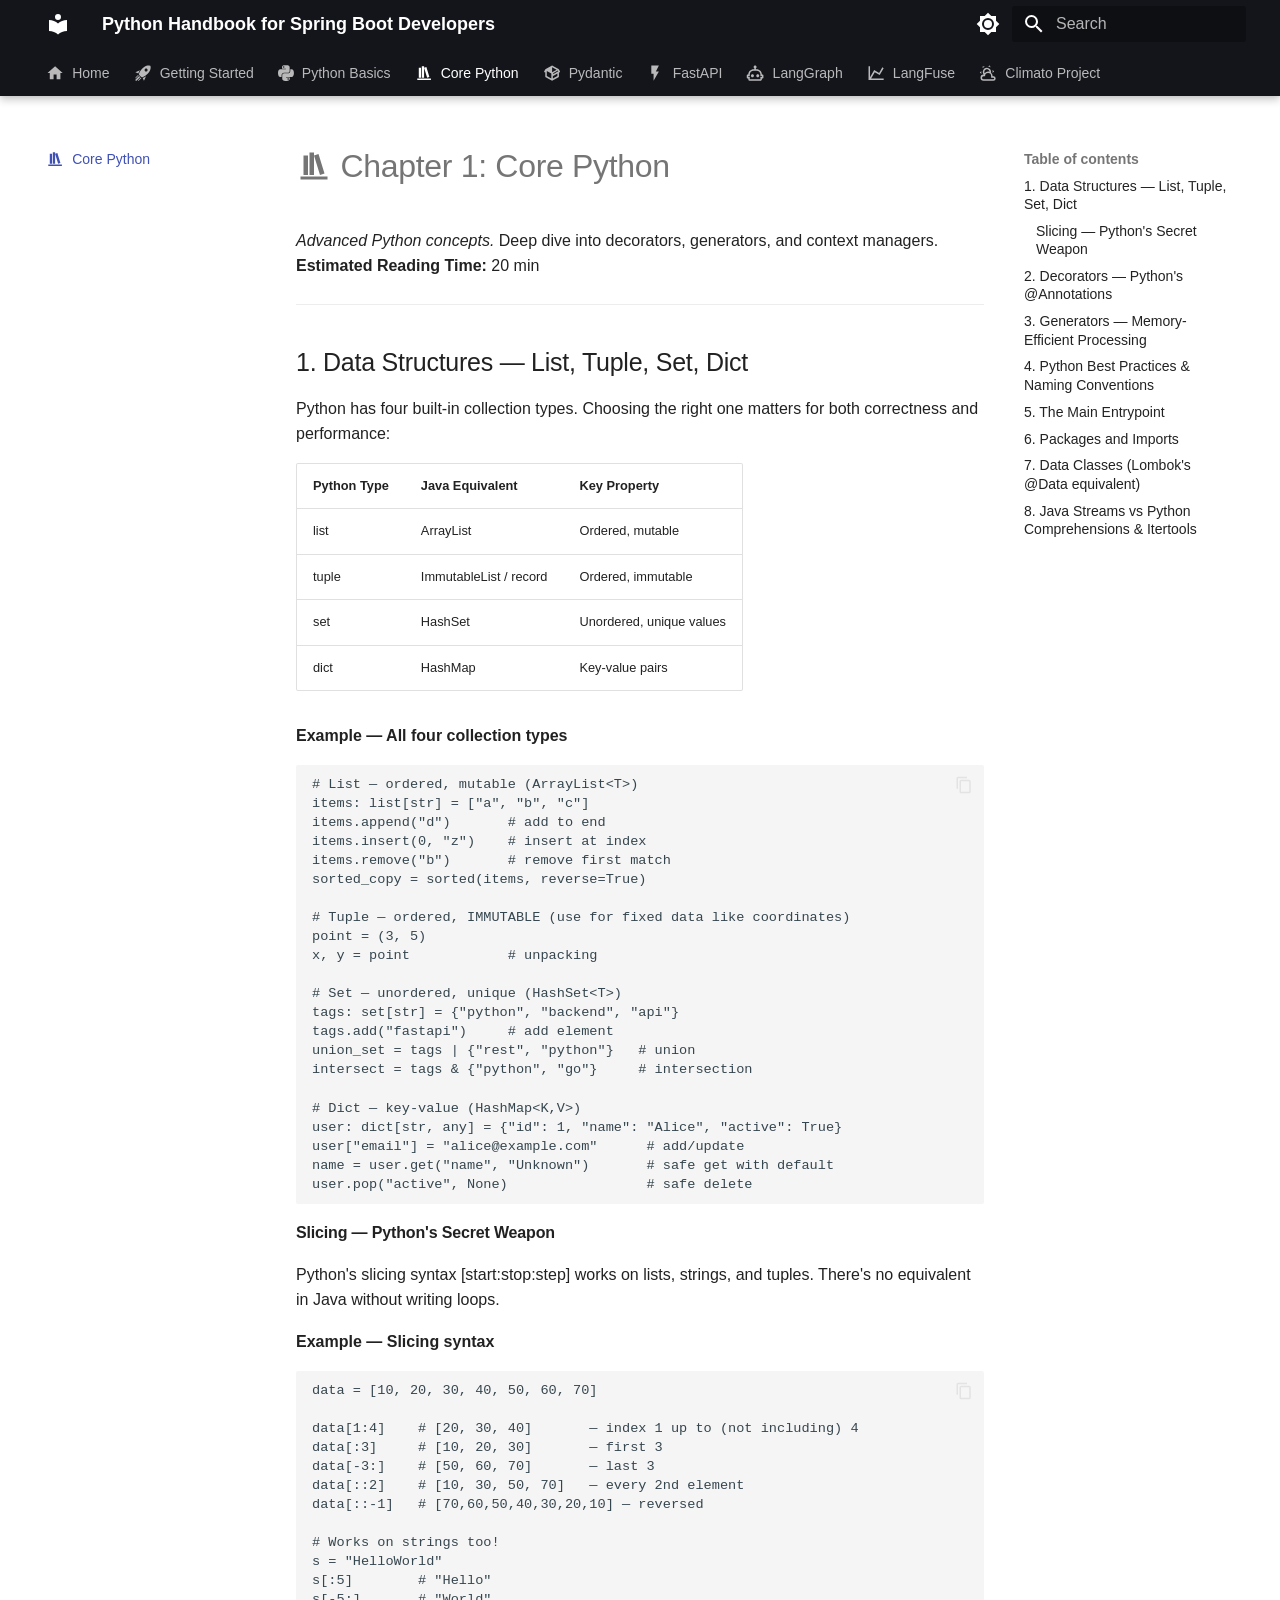
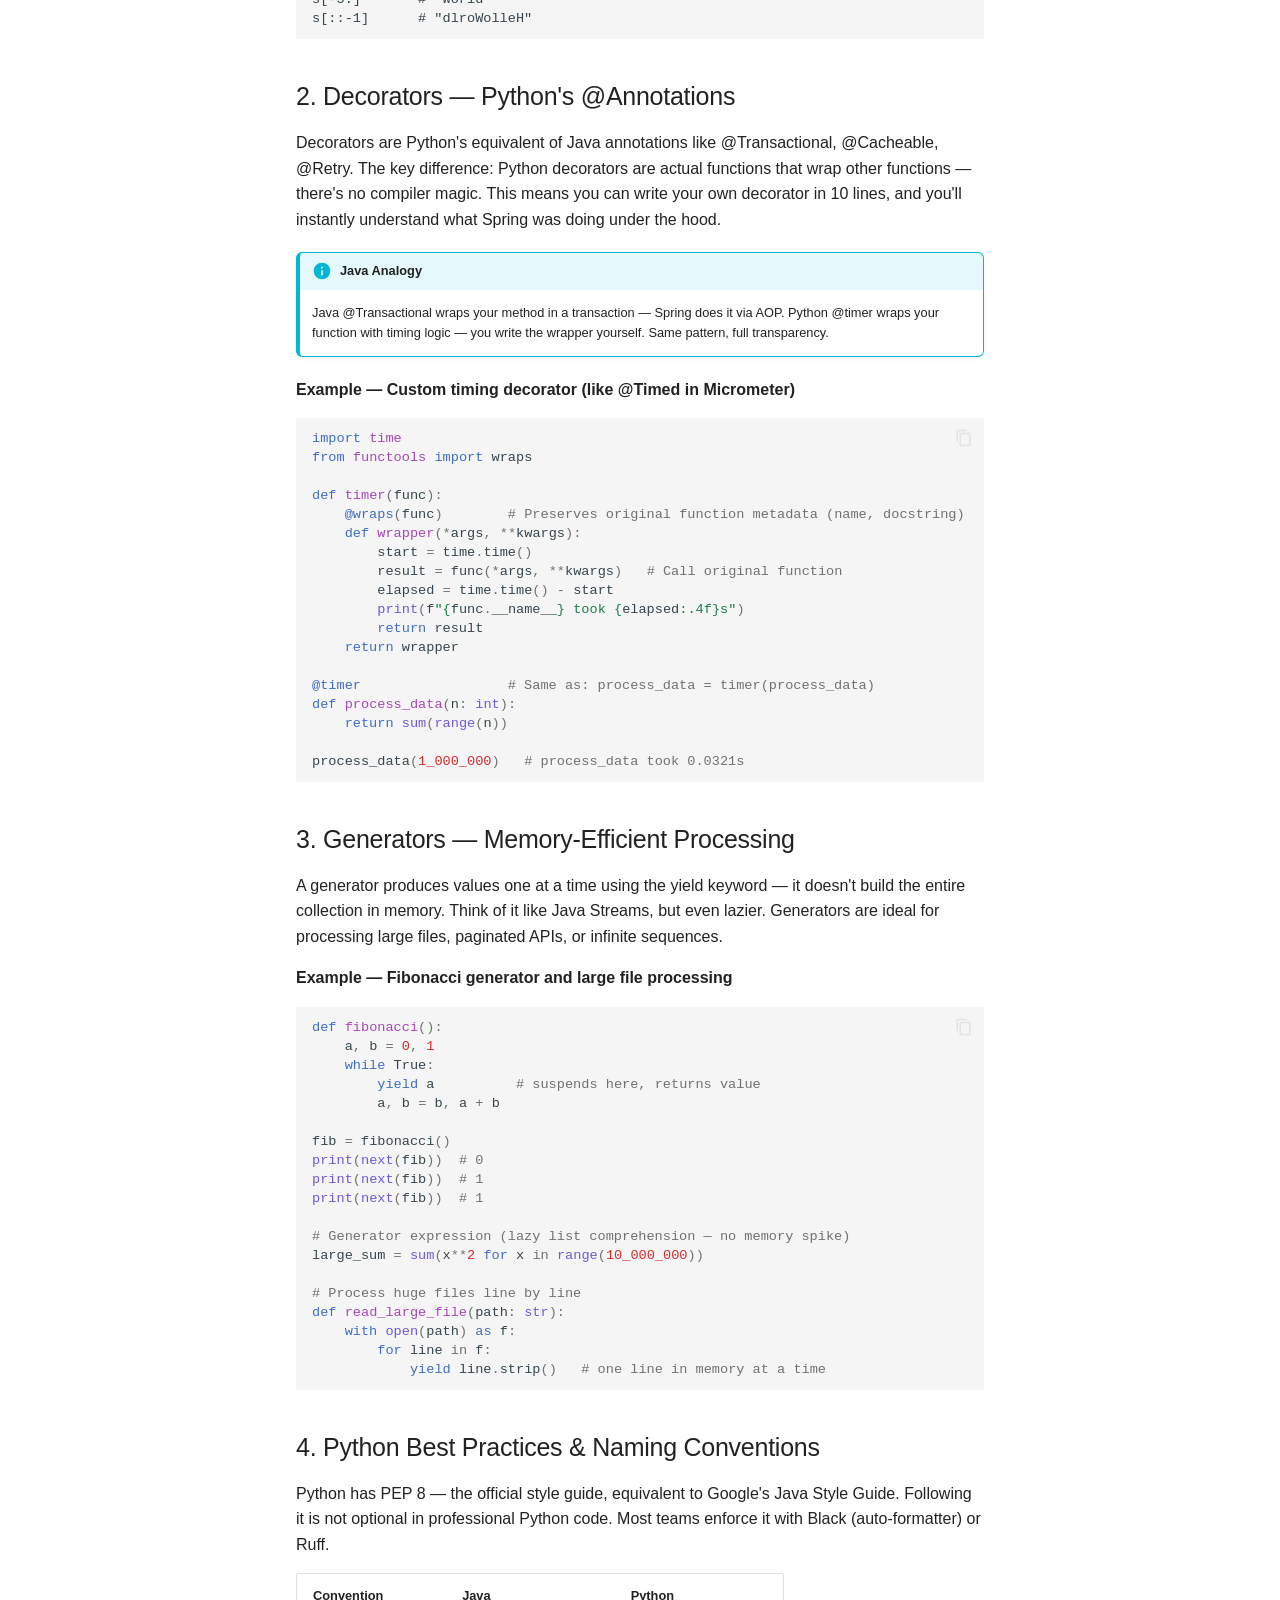
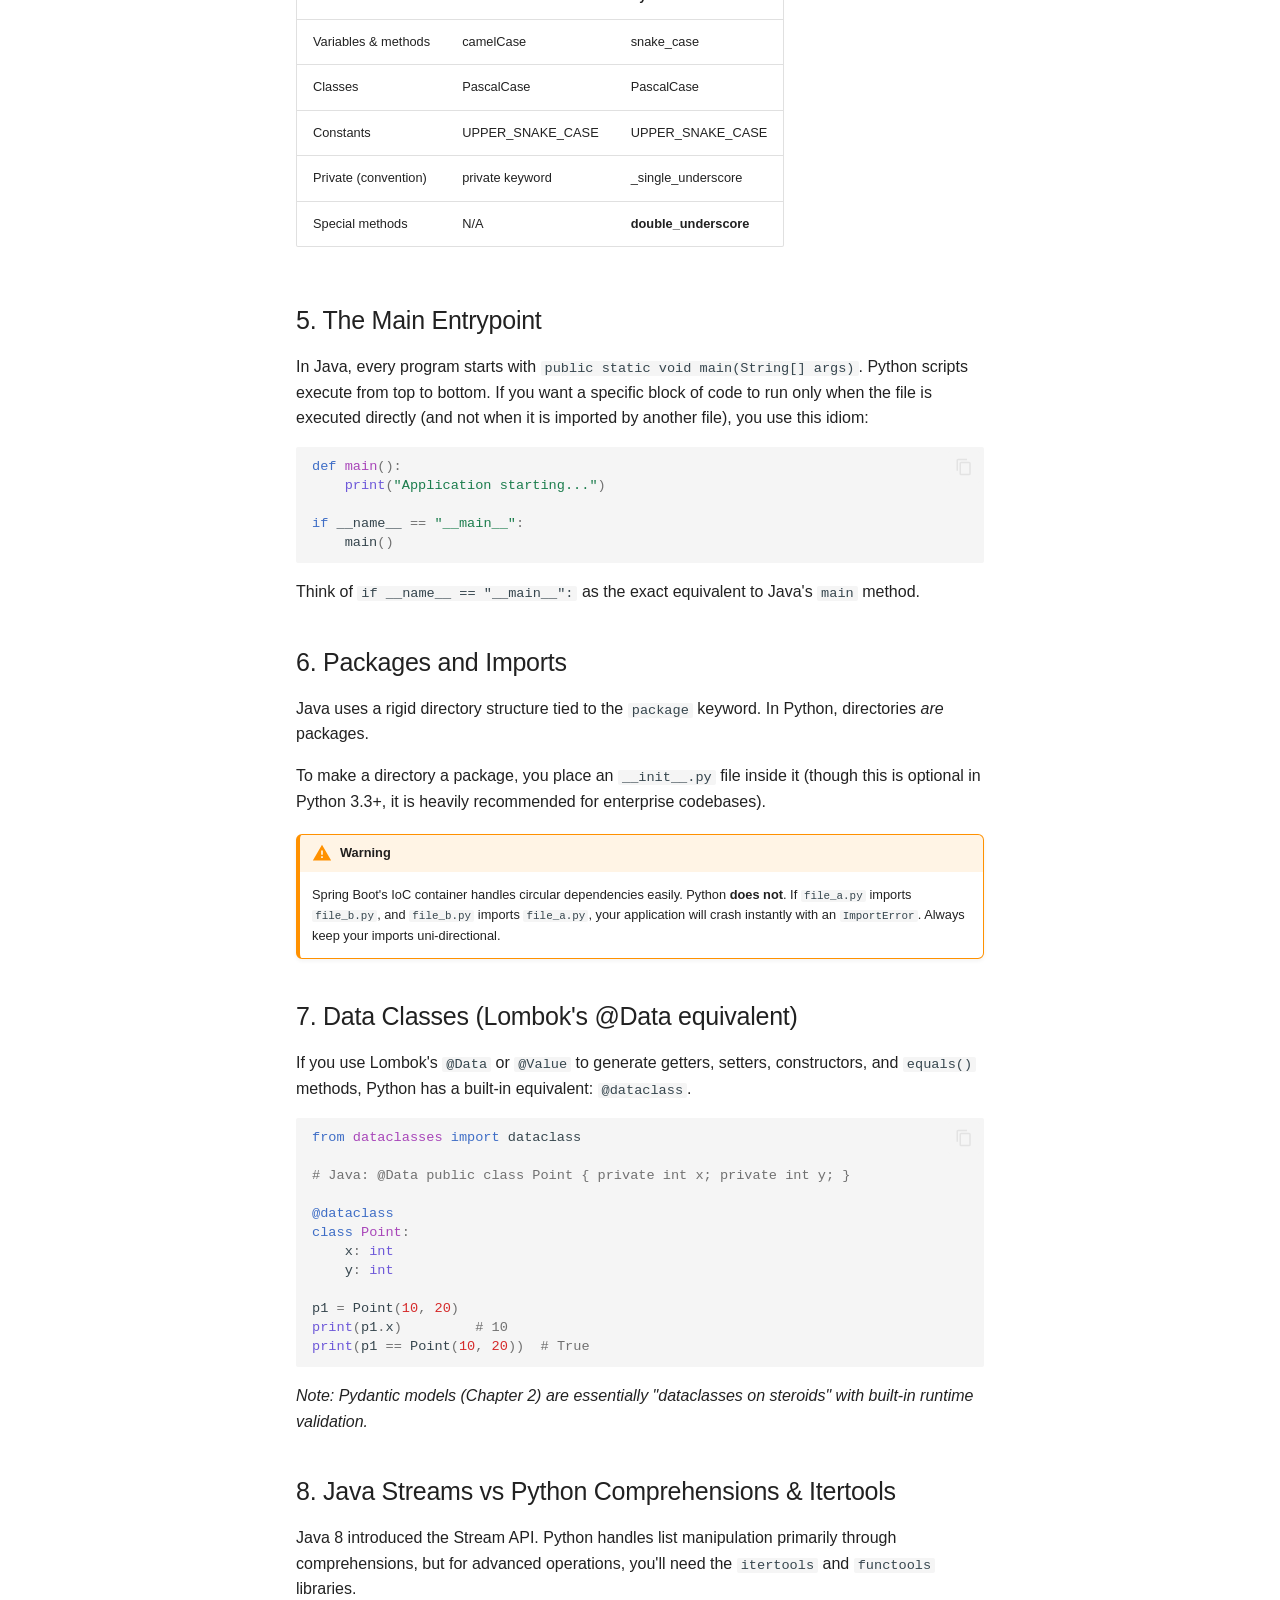
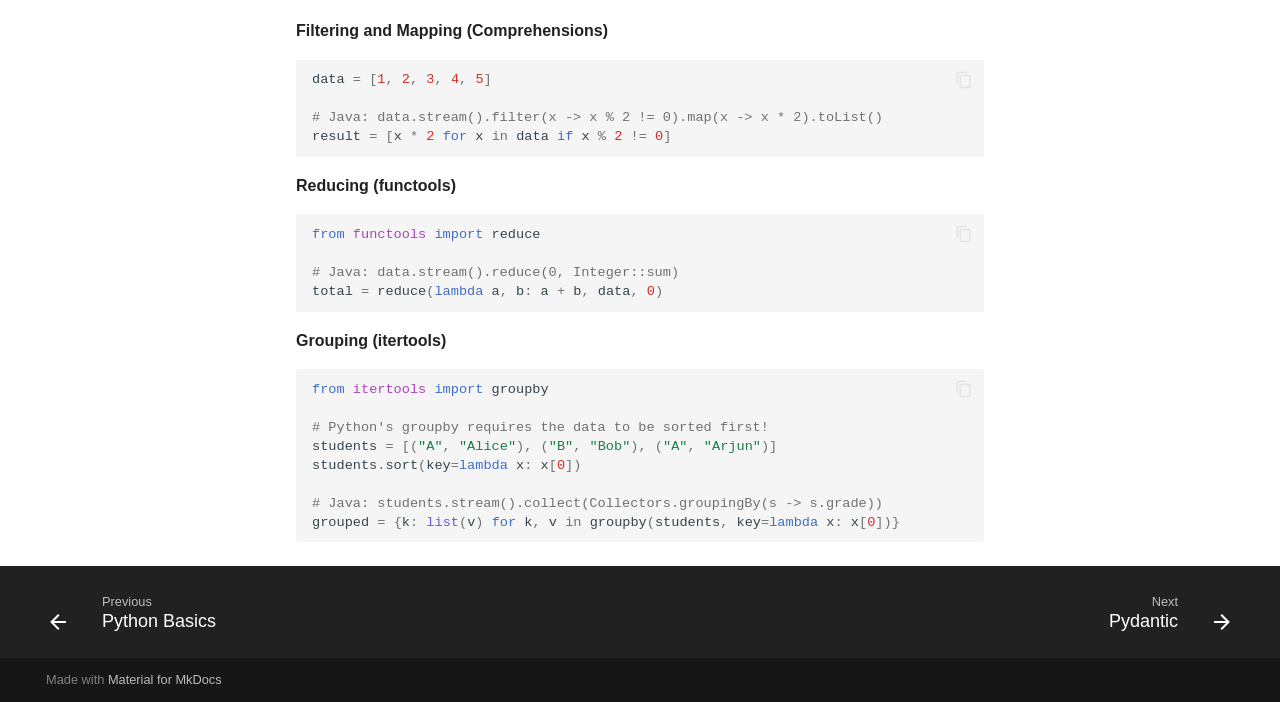
<file: chapter-1/index.html>
<!doctype html>
<html lang="en" class="no-js">
  <head>
    
      <meta charset="utf-8">
      <meta name="viewport" content="width=device-width,initial-scale=1">
      
        <meta name="description" content="Learn Python, FastAPI, Pydantic, LangGraph and LangFuse">
      
      
      
        <link rel="canonical" href="https://your-internal-link.accenture.com/chapter-1/">
      
      
        <link rel="prev" href="../chapter-0/">
      
      
        <link rel="next" href="../chapter-2/">
      
      
        
      
      
      <link rel="icon" href="../assets/favicon.ico">
      <meta name="generator" content="mkdocs-1.6.1, mkdocs-material-9.7.6">
    
    
      
        <title>Core Python - Python Handbook for Spring Boot Developers</title>
      
    
    
      <link rel="stylesheet" href="../assets/stylesheets/main.484c7ddc.min.css">
      
        
        <link rel="stylesheet" href="../assets/stylesheets/palette.ab4e12ef.min.css">
      
      


    
    
      
    
    
      
        
        
        <link rel="preconnect" href="https://fonts.gstatic.com" crossorigin>
        <link rel="stylesheet" href="https://fonts.googleapis.com/css?family=Roboto:300,300i,400,400i,700,700i%7CRoboto+Mono:400,400i,700,700i&display=fallback">
        <style>:root{--md-text-font:"Roboto";--md-code-font:"Roboto Mono"}</style>
      
    
    
      <link rel="stylesheet" href="../stylesheets/extra.css">
    
    <script>__md_scope=new URL("..",location),__md_hash=e=>[...e].reduce(((e,_)=>(e<<5)-e+_.charCodeAt(0)),0),__md_get=(e,_=localStorage,t=__md_scope)=>JSON.parse(_.getItem(t.pathname+"."+e)),__md_set=(e,_,t=localStorage,a=__md_scope)=>{try{t.setItem(a.pathname+"."+e,JSON.stringify(_))}catch(e){}}</script>
    
      

    
    
  </head>
  
  
    
    
      
    
    
    
    
    <body dir="ltr" data-md-color-scheme="default" data-md-color-primary="black" data-md-color-accent="deep-purple">
  
    
    <input class="md-toggle" data-md-toggle="drawer" type="checkbox" id="__drawer" autocomplete="off">
    <input class="md-toggle" data-md-toggle="search" type="checkbox" id="__search" autocomplete="off">
    <label class="md-overlay" for="__drawer"></label>
    <div data-md-component="skip">
      
        
        <a href="#chapter-1-core-python" class="md-skip">
          Skip to content
        </a>
      
    </div>
    <div data-md-component="announce">
      
    </div>
    
    
      

  

<header class="md-header md-header--shadow md-header--lifted" data-md-component="header">
  <nav class="md-header__inner md-grid" aria-label="Header">
    <a href=".." title="Python Handbook for Spring Boot Developers" class="md-header__button md-logo" aria-label="Python Handbook for Spring Boot Developers" data-md-component="logo">
      
  
  <svg xmlns="http://www.w3.org/2000/svg" viewBox="0 0 24 24"><path d="M12 8a3 3 0 0 0 3-3 3 3 0 0 0-3-3 3 3 0 0 0-3 3 3 3 0 0 0 3 3m0 3.54C9.64 9.35 6.5 8 3 8v11c3.5 0 6.64 1.35 9 3.54 2.36-2.19 5.5-3.54 9-3.54V8c-3.5 0-6.64 1.35-9 3.54"/></svg>

    </a>
    <label class="md-header__button md-icon" for="__drawer">
      
      <svg xmlns="http://www.w3.org/2000/svg" viewBox="0 0 24 24"><path d="M3 6h18v2H3zm0 5h18v2H3zm0 5h18v2H3z"/></svg>
    </label>
    <div class="md-header__title" data-md-component="header-title">
      <div class="md-header__ellipsis">
        <div class="md-header__topic">
          <span class="md-ellipsis">
            Python Handbook for Spring Boot Developers
          </span>
        </div>
        <div class="md-header__topic" data-md-component="header-topic">
          <span class="md-ellipsis">
            
              Core Python
            
          </span>
        </div>
      </div>
    </div>
    
      
        <form class="md-header__option" data-md-component="palette">
  
    
    
    
    <input class="md-option" data-md-color-media="(prefers-color-scheme: light)" data-md-color-scheme="default" data-md-color-primary="black" data-md-color-accent="deep-purple"  aria-label="Switch to dark mode"  type="radio" name="__palette" id="__palette_0">
    
      <label class="md-header__button md-icon" title="Switch to dark mode" for="__palette_1" hidden>
        <svg xmlns="http://www.w3.org/2000/svg" viewBox="0 0 24 24"><path d="M12 8a4 4 0 0 0-4 4 4 4 0 0 0 4 4 4 4 0 0 0 4-4 4 4 0 0 0-4-4m0 10a6 6 0 0 1-6-6 6 6 0 0 1 6-6 6 6 0 0 1 6 6 6 6 0 0 1-6 6m8-9.31V4h-4.69L12 .69 8.69 4H4v4.69L.69 12 4 15.31V20h4.69L12 23.31 15.31 20H20v-4.69L23.31 12z"/></svg>
      </label>
    
  
    
    
    
    <input class="md-option" data-md-color-media="(prefers-color-scheme: dark)" data-md-color-scheme="slate" data-md-color-primary="black" data-md-color-accent="purple"  aria-label="Switch to light mode"  type="radio" name="__palette" id="__palette_1">
    
      <label class="md-header__button md-icon" title="Switch to light mode" for="__palette_0" hidden>
        <svg xmlns="http://www.w3.org/2000/svg" viewBox="0 0 24 24"><path d="M12 18c-.89 0-1.74-.2-2.5-.55C11.56 16.5 13 14.42 13 12s-1.44-4.5-3.5-5.45C10.26 6.2 11.11 6 12 6a6 6 0 0 1 6 6 6 6 0 0 1-6 6m8-9.31V4h-4.69L12 .69 8.69 4H4v4.69L.69 12 4 15.31V20h4.69L12 23.31 15.31 20H20v-4.69L23.31 12z"/></svg>
      </label>
    
  
</form>
      
    
    
      <script>var palette=__md_get("__palette");if(palette&&palette.color){if("(prefers-color-scheme)"===palette.color.media){var media=matchMedia("(prefers-color-scheme: light)"),input=document.querySelector(media.matches?"[data-md-color-media='(prefers-color-scheme: light)']":"[data-md-color-media='(prefers-color-scheme: dark)']");palette.color.media=input.getAttribute("data-md-color-media"),palette.color.scheme=input.getAttribute("data-md-color-scheme"),palette.color.primary=input.getAttribute("data-md-color-primary"),palette.color.accent=input.getAttribute("data-md-color-accent")}for(var[key,value]of Object.entries(palette.color))document.body.setAttribute("data-md-color-"+key,value)}</script>
    
    
    
      
      
        <label class="md-header__button md-icon" for="__search">
          
          <svg xmlns="http://www.w3.org/2000/svg" viewBox="0 0 24 24"><path d="M9.5 3A6.5 6.5 0 0 1 16 9.5c0 1.61-.59 3.09-1.56 4.23l.27.27h.79l5 5-1.5 1.5-5-5v-.79l-.27-.27A6.52 6.52 0 0 1 9.5 16 6.5 6.5 0 0 1 3 9.5 6.5 6.5 0 0 1 9.5 3m0 2C7 5 5 7 5 9.5S7 14 9.5 14 14 12 14 9.5 12 5 9.5 5"/></svg>
        </label>
        <div class="md-search" data-md-component="search" role="dialog">
  <label class="md-search__overlay" for="__search"></label>
  <div class="md-search__inner" role="search">
    <form class="md-search__form" name="search">
      <input type="text" class="md-search__input" name="query" aria-label="Search" placeholder="Search" autocapitalize="off" autocorrect="off" autocomplete="off" spellcheck="false" data-md-component="search-query" required>
      <label class="md-search__icon md-icon" for="__search">
        
        <svg xmlns="http://www.w3.org/2000/svg" viewBox="0 0 24 24"><path d="M9.5 3A6.5 6.5 0 0 1 16 9.5c0 1.61-.59 3.09-1.56 4.23l.27.27h.79l5 5-1.5 1.5-5-5v-.79l-.27-.27A6.52 6.52 0 0 1 9.5 16 6.5 6.5 0 0 1 3 9.5 6.5 6.5 0 0 1 9.5 3m0 2C7 5 5 7 5 9.5S7 14 9.5 14 14 12 14 9.5 12 5 9.5 5"/></svg>
        
        <svg xmlns="http://www.w3.org/2000/svg" viewBox="0 0 24 24"><path d="M20 11v2H8l5.5 5.5-1.42 1.42L4.16 12l7.92-7.92L13.5 5.5 8 11z"/></svg>
      </label>
      <nav class="md-search__options" aria-label="Search">
        
        <button type="reset" class="md-search__icon md-icon" title="Clear" aria-label="Clear" tabindex="-1">
          
          <svg xmlns="http://www.w3.org/2000/svg" viewBox="0 0 24 24"><path d="M19 6.41 17.59 5 12 10.59 6.41 5 5 6.41 10.59 12 5 17.59 6.41 19 12 13.41 17.59 19 19 17.59 13.41 12z"/></svg>
        </button>
      </nav>
      
        <div class="md-search__suggest" data-md-component="search-suggest"></div>
      
    </form>
    <div class="md-search__output">
      <div class="md-search__scrollwrap" tabindex="0" data-md-scrollfix>
        <div class="md-search-result" data-md-component="search-result">
          <div class="md-search-result__meta">
            Initializing search
          </div>
          <ol class="md-search-result__list" role="presentation"></ol>
        </div>
      </div>
    </div>
  </div>
</div>
      
    
    
  </nav>
  
    
      
<nav class="md-tabs" aria-label="Tabs" data-md-component="tabs">
  <div class="md-grid">
    <ul class="md-tabs__list">
      
        
  
  
  
  
    <li class="md-tabs__item">
      <a href=".." class="md-tabs__link">
        
  
  
    
      <svg xmlns="http://www.w3.org/2000/svg" viewBox="0 0 24 24"><path d="M10 20v-6h4v6h5v-8h3L12 3 2 12h3v8z"/></svg>
    
  
  Home

      </a>
    </li>
  

      
        
  
  
  
  
    <li class="md-tabs__item">
      <a href="../getting-started/" class="md-tabs__link">
        
  
  
    
      <svg xmlns="http://www.w3.org/2000/svg" viewBox="0 0 24 24"><path d="m13.13 22.19-1.63-3.83c1.57-.58 3.04-1.36 4.4-2.27zM5.64 12.5l-3.83-1.63 6.1-2.77C7 9.46 6.22 10.93 5.64 12.5M21.61 2.39S16.66.269 11 5.93c-2.19 2.19-3.5 4.6-4.35 6.71-.28.75-.09 1.57.46 2.13l2.13 2.12c.55.56 1.37.74 2.12.46A19.1 19.1 0 0 0 18.07 13c5.66-5.66 3.54-10.61 3.54-10.61m-7.07 7.07c-.78-.78-.78-2.05 0-2.83s2.05-.78 2.83 0c.77.78.78 2.05 0 2.83s-2.05.78-2.83 0m-5.66 7.07-1.41-1.41zM6.24 22l3.64-3.64c-.34-.09-.67-.24-.97-.45L4.83 22zM2 22h1.41l4.77-4.76-1.42-1.41L2 20.59zm0-2.83 4.09-4.08c-.21-.3-.36-.62-.45-.97L2 17.76z"/></svg>
    
  
  Getting Started

      </a>
    </li>
  

      
        
  
  
  
  
    <li class="md-tabs__item">
      <a href="../chapter-0/" class="md-tabs__link">
        
  
  
    
      <svg xmlns="http://www.w3.org/2000/svg" viewBox="0 0 448 512"><!--! Font Awesome Free 7.1.0 by @fontawesome - https://fontawesome.com License - https://fontawesome.com/license/free (Icons: CC BY 4.0, Fonts: SIL OFL 1.1, Code: MIT License) Copyright 2025 Fonticons, Inc.--><path d="M439.8 200.5c-7.7-30.9-22.3-54.2-53.4-54.2h-40.1v47.4c0 36.8-31.2 67.8-66.8 67.8H172.7c-29.2 0-53.4 25-53.4 54.3v101.8c0 29 25.2 46 53.4 54.3 33.8 9.9 66.3 11.7 106.8 0 26.9-7.8 53.4-23.5 53.4-54.3v-40.7H226.2v-13.6h160.2c31.1 0 42.6-21.7 53.4-54.2 11.2-33.5 10.7-65.7 0-108.6M286.2 444.7a20.4 20.4 0 1 1 0-40.7 20.4 20.4 0 1 1 0 40.7M167.8 248.1h106.8c29.7 0 53.4-24.5 53.4-54.3V91.9c0-29-24.4-50.7-53.4-55.6-35.8-5.9-74.7-5.6-106.8.1-45.2 8-53.4 24.7-53.4 55.6v40.7h106.9v13.6h-147c-31.1 0-58.3 18.7-66.8 54.2-9.8 40.7-10.2 66.1 0 108.6 7.6 31.6 25.7 54.2 56.8 54.2H101v-48.8c0-35.3 30.5-66.4 66.8-66.4m-6.6-183.4a20.4 20.4 0 1 1 0 40.8 20.4 20.4 0 1 1 0-40.8"/></svg>
    
  
  Python Basics

      </a>
    </li>
  

      
        
  
  
  
    
  
  
    <li class="md-tabs__item md-tabs__item--active">
      <a href="./" class="md-tabs__link">
        
  
  
    
      <svg xmlns="http://www.w3.org/2000/svg" viewBox="0 0 24 24"><path d="M9 3v15h3V3zm3 2 4 13 3-1-4-13zM5 5v13h3V5zM3 19v2h18v-2z"/></svg>
    
  
  Core Python

      </a>
    </li>
  

      
        
  
  
  
  
    <li class="md-tabs__item">
      <a href="../chapter-2/" class="md-tabs__link">
        
  
  
    
      <svg xmlns="http://www.w3.org/2000/svg" viewBox="0 0 24 24"><path d="M2 10.96a.985.985 0 0 1-.37-1.37L3.13 7c.11-.2.28-.34.47-.42l7.83-4.4c.16-.12.36-.18.57-.18s.41.06.57.18l7.9 4.44c.19.1.35.26.44.46l1.45 2.52c.28.48.11 1.09-.36 1.36l-1 .58v4.96c0 .38-.21.71-.53.88l-7.9 4.44c-.16.12-.36.18-.57.18s-.41-.06-.57-.18l-7.9-4.44A.99.99 0 0 1 3 16.5v-5.54c-.3.17-.68.18-1 0m10-6.81v6.7l5.96-3.35zM5 15.91l6 3.38v-6.71L5 9.21zm14 0v-3.22l-5 2.9c-.33.18-.7.17-1 .01v3.69zm-5.15-2.55 6.28-3.63-.58-1.01-6.28 3.63z"/></svg>
    
  
  Pydantic

      </a>
    </li>
  

      
        
  
  
  
  
    <li class="md-tabs__item">
      <a href="../chapter-3/" class="md-tabs__link">
        
  
  
    
      <svg xmlns="http://www.w3.org/2000/svg" viewBox="0 0 24 24"><path d="M7 2v11h3v9l7-12h-4l4-8z"/></svg>
    
  
  FastAPI

      </a>
    </li>
  

      
        
  
  
  
  
    <li class="md-tabs__item">
      <a href="../chapter-4/" class="md-tabs__link">
        
  
  
    
      <svg xmlns="http://www.w3.org/2000/svg" viewBox="0 0 24 24"><path d="M17.5 15.5c0 1.11-.89 2-2 2s-2-.89-2-2 .9-2 2-2 2 .9 2 2m-9-2c-1.1 0-2 .9-2 2s.9 2 2 2 2-.89 2-2-.89-2-2-2M23 15v3c0 .55-.45 1-1 1h-1v1c0 1.11-.89 2-2 2H5a2 2 0 0 1-2-2v-1H2c-.55 0-1-.45-1-1v-3c0-.55.45-1 1-1h1c0-3.87 3.13-7 7-7h1V5.73c-.6-.34-1-.99-1-1.73 0-1.1.9-2 2-2s2 .9 2 2c0 .74-.4 1.39-1 1.73V7h1c3.87 0 7 3.13 7 7h1c.55 0 1 .45 1 1m-2 1h-2v-2c0-2.76-2.24-5-5-5h-4c-2.76 0-5 2.24-5 5v2H3v1h2v3h14v-3h2z"/></svg>
    
  
  LangGraph

      </a>
    </li>
  

      
        
  
  
  
  
    <li class="md-tabs__item">
      <a href="../chapter-5/" class="md-tabs__link">
        
  
  
    
      <svg xmlns="http://www.w3.org/2000/svg" viewBox="0 0 24 24"><path d="m16 11.78 4.24-7.33 1.73 1-5.23 9.05-6.51-3.75L5.46 19H22v2H2V3h2v14.54L9.5 8z"/></svg>
    
  
  LangFuse

      </a>
    </li>
  

      
        
  
  
  
  
    <li class="md-tabs__item">
      <a href="../chapter-6/" class="md-tabs__link">
        
  
  
    
      <svg xmlns="http://www.w3.org/2000/svg" viewBox="0 0 24 24"><path d="M12.74 5.47c2.36 1.03 3.61 3.56 3.18 5.99A6 6 0 0 1 18 16v.17a3 3 0 0 1 1-.17 3 3 0 0 1 3 3 3 3 0 0 1-3 3H6a4 4 0 0 1-4-4 4 4 0 0 1 4-4h.27C5 12.45 4.6 10.24 5.5 8.26a5.49 5.49 0 0 1 7.24-2.79m-.81 1.83c-1.77-.8-3.84.01-4.62 1.77-.46 1.02-.38 2.15.1 3.06A5.99 5.99 0 0 1 12 10c.7 0 1.38.12 2 .34a3.51 3.51 0 0 0-2.07-3.04m1.62-3.66c-.55-.24-1.1-.41-1.67-.52l2.49-1.3.9 2.89a7.7 7.7 0 0 0-1.72-1.07m-7.46.8c-.49.35-.92.75-1.29 1.19l.11-2.81 2.96.68c-.62.21-1.22.53-1.78.94M18 9.71c-.09-.59-.22-1.16-.41-1.71l2.38 1.5-2.05 2.23c.11-.65.13-1.33.08-2.02M3.04 11.3c.07.6.2 1.17.39 1.7l-2.37-1.5L3.1 9.28c-.1.65-.13 1.33-.06 2.02M19 18h-3v-2a4 4 0 0 0-4-4 4 4 0 0 0-4 4H6a2 2 0 0 0-2 2 2 2 0 0 0 2 2h13a1 1 0 0 0 1-1 1 1 0 0 0-1-1"/></svg>
    
  
  Climato Project

      </a>
    </li>
  

      
    </ul>
  </div>
</nav>
    
  
</header>
    
    <div class="md-container" data-md-component="container">
      
      
        
      
      <main class="md-main" data-md-component="main">
        <div class="md-main__inner md-grid">
          
            
              
              <div class="md-sidebar md-sidebar--primary" data-md-component="sidebar" data-md-type="navigation" >
                <div class="md-sidebar__scrollwrap">
                  <div class="md-sidebar__inner">
                    


  


<nav class="md-nav md-nav--primary md-nav--lifted" aria-label="Navigation" data-md-level="0">
  <label class="md-nav__title" for="__drawer">
    <a href=".." title="Python Handbook for Spring Boot Developers" class="md-nav__button md-logo" aria-label="Python Handbook for Spring Boot Developers" data-md-component="logo">
      
  
  <svg xmlns="http://www.w3.org/2000/svg" viewBox="0 0 24 24"><path d="M12 8a3 3 0 0 0 3-3 3 3 0 0 0-3-3 3 3 0 0 0-3 3 3 3 0 0 0 3 3m0 3.54C9.64 9.35 6.5 8 3 8v11c3.5 0 6.64 1.35 9 3.54 2.36-2.19 5.5-3.54 9-3.54V8c-3.5 0-6.64 1.35-9 3.54"/></svg>

    </a>
    Python Handbook for Spring Boot Developers
  </label>
  
  <ul class="md-nav__list" data-md-scrollfix>
    
      
      
  
  
  
  
    <li class="md-nav__item">
      <a href=".." class="md-nav__link">
        
  
  
    <svg xmlns="http://www.w3.org/2000/svg" viewBox="0 0 24 24"><path d="M10 20v-6h4v6h5v-8h3L12 3 2 12h3v8z"/></svg>
  
  <span class="md-ellipsis">
    
  
    Home
  

    
  </span>
  
  

      </a>
    </li>
  

    
      
      
  
  
  
  
    <li class="md-nav__item">
      <a href="../getting-started/" class="md-nav__link">
        
  
  
    <svg xmlns="http://www.w3.org/2000/svg" viewBox="0 0 24 24"><path d="m13.13 22.19-1.63-3.83c1.57-.58 3.04-1.36 4.4-2.27zM5.64 12.5l-3.83-1.63 6.1-2.77C7 9.46 6.22 10.93 5.64 12.5M21.61 2.39S16.66.269 11 5.93c-2.19 2.19-3.5 4.6-4.35 6.71-.28.75-.09 1.57.46 2.13l2.13 2.12c.55.56 1.37.74 2.12.46A19.1 19.1 0 0 0 18.07 13c5.66-5.66 3.54-10.61 3.54-10.61m-7.07 7.07c-.78-.78-.78-2.05 0-2.83s2.05-.78 2.83 0c.77.78.78 2.05 0 2.83s-2.05.78-2.83 0m-5.66 7.07-1.41-1.41zM6.24 22l3.64-3.64c-.34-.09-.67-.24-.97-.45L4.83 22zM2 22h1.41l4.77-4.76-1.42-1.41L2 20.59zm0-2.83 4.09-4.08c-.21-.3-.36-.62-.45-.97L2 17.76z"/></svg>
  
  <span class="md-ellipsis">
    
  
    Getting Started
  

    
  </span>
  
  

      </a>
    </li>
  

    
      
      
  
  
  
  
    <li class="md-nav__item">
      <a href="../chapter-0/" class="md-nav__link">
        
  
  
    <svg xmlns="http://www.w3.org/2000/svg" viewBox="0 0 448 512"><!--! Font Awesome Free 7.1.0 by @fontawesome - https://fontawesome.com License - https://fontawesome.com/license/free (Icons: CC BY 4.0, Fonts: SIL OFL 1.1, Code: MIT License) Copyright 2025 Fonticons, Inc.--><path d="M439.8 200.5c-7.7-30.9-22.3-54.2-53.4-54.2h-40.1v47.4c0 36.8-31.2 67.8-66.8 67.8H172.7c-29.2 0-53.4 25-53.4 54.3v101.8c0 29 25.2 46 53.4 54.3 33.8 9.9 66.3 11.7 106.8 0 26.9-7.8 53.4-23.5 53.4-54.3v-40.7H226.2v-13.6h160.2c31.1 0 42.6-21.7 53.4-54.2 11.2-33.5 10.7-65.7 0-108.6M286.2 444.7a20.4 20.4 0 1 1 0-40.7 20.4 20.4 0 1 1 0 40.7M167.8 248.1h106.8c29.7 0 53.4-24.5 53.4-54.3V91.9c0-29-24.4-50.7-53.4-55.6-35.8-5.9-74.7-5.6-106.8.1-45.2 8-53.4 24.7-53.4 55.6v40.7h106.9v13.6h-147c-31.1 0-58.3 18.7-66.8 54.2-9.8 40.7-10.2 66.1 0 108.6 7.6 31.6 25.7 54.2 56.8 54.2H101v-48.8c0-35.3 30.5-66.4 66.8-66.4m-6.6-183.4a20.4 20.4 0 1 1 0 40.8 20.4 20.4 0 1 1 0-40.8"/></svg>
  
  <span class="md-ellipsis">
    
  
    Python Basics
  

    
  </span>
  
  

      </a>
    </li>
  

    
      
      
  
  
    
  
  
  
    <li class="md-nav__item md-nav__item--active">
      
      <input class="md-nav__toggle md-toggle" type="checkbox" id="__toc">
      
      
        
      
      
        <label class="md-nav__link md-nav__link--active" for="__toc">
          
  
  
    <svg xmlns="http://www.w3.org/2000/svg" viewBox="0 0 24 24"><path d="M9 3v15h3V3zm3 2 4 13 3-1-4-13zM5 5v13h3V5zM3 19v2h18v-2z"/></svg>
  
  <span class="md-ellipsis">
    
  
    Core Python
  

    
  </span>
  
  

          <span class="md-nav__icon md-icon"></span>
        </label>
      
      <a href="./" class="md-nav__link md-nav__link--active">
        
  
  
    <svg xmlns="http://www.w3.org/2000/svg" viewBox="0 0 24 24"><path d="M9 3v15h3V3zm3 2 4 13 3-1-4-13zM5 5v13h3V5zM3 19v2h18v-2z"/></svg>
  
  <span class="md-ellipsis">
    
  
    Core Python
  

    
  </span>
  
  

      </a>
      
        

<nav class="md-nav md-nav--secondary" aria-label="Table of contents">
  
  
  
    
  
  
    <label class="md-nav__title" for="__toc">
      <span class="md-nav__icon md-icon"></span>
      Table of contents
    </label>
    <ul class="md-nav__list" data-md-component="toc" data-md-scrollfix>
      
        <li class="md-nav__item">
  <a href="#1-data-structures-list-tuple-set-dict" class="md-nav__link">
    <span class="md-ellipsis">
      
        1. Data Structures — List, Tuple, Set, Dict
      
    </span>
  </a>
  
    <nav class="md-nav" aria-label="1. Data Structures — List, Tuple, Set, Dict">
      <ul class="md-nav__list">
        
          <li class="md-nav__item">
  <a href="#slicing-pythons-secret-weapon" class="md-nav__link">
    <span class="md-ellipsis">
      
        Slicing — Python's Secret Weapon
      
    </span>
  </a>
  
</li>
        
      </ul>
    </nav>
  
</li>
      
        <li class="md-nav__item">
  <a href="#2-decorators-pythons-annotations" class="md-nav__link">
    <span class="md-ellipsis">
      
        2. Decorators — Python's @Annotations
      
    </span>
  </a>
  
</li>
      
        <li class="md-nav__item">
  <a href="#3-generators-memory-efficient-processing" class="md-nav__link">
    <span class="md-ellipsis">
      
        3. Generators — Memory-Efficient Processing
      
    </span>
  </a>
  
</li>
      
        <li class="md-nav__item">
  <a href="#4-python-best-practices-naming-conventions" class="md-nav__link">
    <span class="md-ellipsis">
      
        4. Python Best Practices &amp; Naming Conventions
      
    </span>
  </a>
  
</li>
      
        <li class="md-nav__item">
  <a href="#5-the-main-entrypoint" class="md-nav__link">
    <span class="md-ellipsis">
      
        5. The Main Entrypoint
      
    </span>
  </a>
  
</li>
      
        <li class="md-nav__item">
  <a href="#6-packages-and-imports" class="md-nav__link">
    <span class="md-ellipsis">
      
        6. Packages and Imports
      
    </span>
  </a>
  
</li>
      
        <li class="md-nav__item">
  <a href="#7-data-classes-lomboks-data-equivalent" class="md-nav__link">
    <span class="md-ellipsis">
      
        7. Data Classes (Lombok's @Data equivalent)
      
    </span>
  </a>
  
</li>
      
        <li class="md-nav__item">
  <a href="#8-java-streams-vs-python-comprehensions-itertools" class="md-nav__link">
    <span class="md-ellipsis">
      
        8. Java Streams vs Python Comprehensions &amp; Itertools
      
    </span>
  </a>
  
</li>
      
    </ul>
  
</nav>
      
    </li>
  

    
      
      
  
  
  
  
    <li class="md-nav__item">
      <a href="../chapter-2/" class="md-nav__link">
        
  
  
    <svg xmlns="http://www.w3.org/2000/svg" viewBox="0 0 24 24"><path d="M2 10.96a.985.985 0 0 1-.37-1.37L3.13 7c.11-.2.28-.34.47-.42l7.83-4.4c.16-.12.36-.18.57-.18s.41.06.57.18l7.9 4.44c.19.1.35.26.44.46l1.45 2.52c.28.48.11 1.09-.36 1.36l-1 .58v4.96c0 .38-.21.71-.53.88l-7.9 4.44c-.16.12-.36.18-.57.18s-.41-.06-.57-.18l-7.9-4.44A.99.99 0 0 1 3 16.5v-5.54c-.3.17-.68.18-1 0m10-6.81v6.7l5.96-3.35zM5 15.91l6 3.38v-6.71L5 9.21zm14 0v-3.22l-5 2.9c-.33.18-.7.17-1 .01v3.69zm-5.15-2.55 6.28-3.63-.58-1.01-6.28 3.63z"/></svg>
  
  <span class="md-ellipsis">
    
  
    Pydantic
  

    
  </span>
  
  

      </a>
    </li>
  

    
      
      
  
  
  
  
    <li class="md-nav__item">
      <a href="../chapter-3/" class="md-nav__link">
        
  
  
    <svg xmlns="http://www.w3.org/2000/svg" viewBox="0 0 24 24"><path d="M7 2v11h3v9l7-12h-4l4-8z"/></svg>
  
  <span class="md-ellipsis">
    
  
    FastAPI
  

    
  </span>
  
  

      </a>
    </li>
  

    
      
      
  
  
  
  
    <li class="md-nav__item">
      <a href="../chapter-4/" class="md-nav__link">
        
  
  
    <svg xmlns="http://www.w3.org/2000/svg" viewBox="0 0 24 24"><path d="M17.5 15.5c0 1.11-.89 2-2 2s-2-.89-2-2 .9-2 2-2 2 .9 2 2m-9-2c-1.1 0-2 .9-2 2s.9 2 2 2 2-.89 2-2-.89-2-2-2M23 15v3c0 .55-.45 1-1 1h-1v1c0 1.11-.89 2-2 2H5a2 2 0 0 1-2-2v-1H2c-.55 0-1-.45-1-1v-3c0-.55.45-1 1-1h1c0-3.87 3.13-7 7-7h1V5.73c-.6-.34-1-.99-1-1.73 0-1.1.9-2 2-2s2 .9 2 2c0 .74-.4 1.39-1 1.73V7h1c3.87 0 7 3.13 7 7h1c.55 0 1 .45 1 1m-2 1h-2v-2c0-2.76-2.24-5-5-5h-4c-2.76 0-5 2.24-5 5v2H3v1h2v3h14v-3h2z"/></svg>
  
  <span class="md-ellipsis">
    
  
    LangGraph
  

    
  </span>
  
  

      </a>
    </li>
  

    
      
      
  
  
  
  
    <li class="md-nav__item">
      <a href="../chapter-5/" class="md-nav__link">
        
  
  
    <svg xmlns="http://www.w3.org/2000/svg" viewBox="0 0 24 24"><path d="m16 11.78 4.24-7.33 1.73 1-5.23 9.05-6.51-3.75L5.46 19H22v2H2V3h2v14.54L9.5 8z"/></svg>
  
  <span class="md-ellipsis">
    
  
    LangFuse
  

    
  </span>
  
  

      </a>
    </li>
  

    
      
      
  
  
  
  
    <li class="md-nav__item">
      <a href="../chapter-6/" class="md-nav__link">
        
  
  
    <svg xmlns="http://www.w3.org/2000/svg" viewBox="0 0 24 24"><path d="M12.74 5.47c2.36 1.03 3.61 3.56 3.18 5.99A6 6 0 0 1 18 16v.17a3 3 0 0 1 1-.17 3 3 0 0 1 3 3 3 3 0 0 1-3 3H6a4 4 0 0 1-4-4 4 4 0 0 1 4-4h.27C5 12.45 4.6 10.24 5.5 8.26a5.49 5.49 0 0 1 7.24-2.79m-.81 1.83c-1.77-.8-3.84.01-4.62 1.77-.46 1.02-.38 2.15.1 3.06A5.99 5.99 0 0 1 12 10c.7 0 1.38.12 2 .34a3.51 3.51 0 0 0-2.07-3.04m1.62-3.66c-.55-.24-1.1-.41-1.67-.52l2.49-1.3.9 2.89a7.7 7.7 0 0 0-1.72-1.07m-7.46.8c-.49.35-.92.75-1.29 1.19l.11-2.81 2.96.68c-.62.21-1.22.53-1.78.94M18 9.71c-.09-.59-.22-1.16-.41-1.71l2.38 1.5-2.05 2.23c.11-.65.13-1.33.08-2.02M3.04 11.3c.07.6.2 1.17.39 1.7l-2.37-1.5L3.1 9.28c-.1.65-.13 1.33-.06 2.02M19 18h-3v-2a4 4 0 0 0-4-4 4 4 0 0 0-4 4H6a2 2 0 0 0-2 2 2 2 0 0 0 2 2h13a1 1 0 0 0 1-1 1 1 0 0 0-1-1"/></svg>
  
  <span class="md-ellipsis">
    
  
    Climato Project
  

    
  </span>
  
  

      </a>
    </li>
  

    
  </ul>
</nav>
                  </div>
                </div>
              </div>
            
            
              
              <div class="md-sidebar md-sidebar--secondary" data-md-component="sidebar" data-md-type="toc" >
                <div class="md-sidebar__scrollwrap">
                  <div class="md-sidebar__inner">
                    

<nav class="md-nav md-nav--secondary" aria-label="Table of contents">
  
  
  
    
  
  
    <label class="md-nav__title" for="__toc">
      <span class="md-nav__icon md-icon"></span>
      Table of contents
    </label>
    <ul class="md-nav__list" data-md-component="toc" data-md-scrollfix>
      
        <li class="md-nav__item">
  <a href="#1-data-structures-list-tuple-set-dict" class="md-nav__link">
    <span class="md-ellipsis">
      
        1. Data Structures — List, Tuple, Set, Dict
      
    </span>
  </a>
  
    <nav class="md-nav" aria-label="1. Data Structures — List, Tuple, Set, Dict">
      <ul class="md-nav__list">
        
          <li class="md-nav__item">
  <a href="#slicing-pythons-secret-weapon" class="md-nav__link">
    <span class="md-ellipsis">
      
        Slicing — Python's Secret Weapon
      
    </span>
  </a>
  
</li>
        
      </ul>
    </nav>
  
</li>
      
        <li class="md-nav__item">
  <a href="#2-decorators-pythons-annotations" class="md-nav__link">
    <span class="md-ellipsis">
      
        2. Decorators — Python's @Annotations
      
    </span>
  </a>
  
</li>
      
        <li class="md-nav__item">
  <a href="#3-generators-memory-efficient-processing" class="md-nav__link">
    <span class="md-ellipsis">
      
        3. Generators — Memory-Efficient Processing
      
    </span>
  </a>
  
</li>
      
        <li class="md-nav__item">
  <a href="#4-python-best-practices-naming-conventions" class="md-nav__link">
    <span class="md-ellipsis">
      
        4. Python Best Practices &amp; Naming Conventions
      
    </span>
  </a>
  
</li>
      
        <li class="md-nav__item">
  <a href="#5-the-main-entrypoint" class="md-nav__link">
    <span class="md-ellipsis">
      
        5. The Main Entrypoint
      
    </span>
  </a>
  
</li>
      
        <li class="md-nav__item">
  <a href="#6-packages-and-imports" class="md-nav__link">
    <span class="md-ellipsis">
      
        6. Packages and Imports
      
    </span>
  </a>
  
</li>
      
        <li class="md-nav__item">
  <a href="#7-data-classes-lomboks-data-equivalent" class="md-nav__link">
    <span class="md-ellipsis">
      
        7. Data Classes (Lombok's @Data equivalent)
      
    </span>
  </a>
  
</li>
      
        <li class="md-nav__item">
  <a href="#8-java-streams-vs-python-comprehensions-itertools" class="md-nav__link">
    <span class="md-ellipsis">
      
        8. Java Streams vs Python Comprehensions &amp; Itertools
      
    </span>
  </a>
  
</li>
      
    </ul>
  
</nav>
                  </div>
                </div>
              </div>
            
          
          
            <div class="md-content" data-md-component="content">
              
              <article class="md-content__inner md-typeset">
                
                  



<h1 id="chapter-1-core-python"><span class="twemoji"><svg xmlns="http://www.w3.org/2000/svg" viewBox="0 0 24 24"><path d="M9 3v15h3V3zm3 2 4 13 3-1-4-13zM5 5v13h3V5zM3 19v2h18v-2z"/></svg></span> Chapter 1: Core Python<a class="headerlink" href="#chapter-1-core-python" title="Permanent link">&para;</a></h1>
<p><em>Advanced Python concepts.</em>
Deep dive into decorators, generators, and context managers.
<strong>Estimated Reading Time:</strong> 20 min</p>
<hr />
<h2 id="1-data-structures-list-tuple-set-dict">1. Data Structures — List, Tuple, Set, Dict<a class="headerlink" href="#1-data-structures-list-tuple-set-dict" title="Permanent link">&para;</a></h2>
<p>Python has four built-in collection types. Choosing the right one matters for both correctness and performance:</p>
<table>
<thead>
<tr>
<th>Python Type</th>
<th>Java Equivalent</th>
<th>Key Property</th>
</tr>
</thead>
<tbody>
<tr>
<td>list</td>
<td>ArrayList<T></td>
<td>Ordered, mutable</td>
</tr>
<tr>
<td>tuple</td>
<td>ImmutableList / record</td>
<td>Ordered, immutable</td>
</tr>
<tr>
<td>set</td>
<td>HashSet<T></td>
<td>Unordered, unique values</td>
</tr>
<tr>
<td>dict</td>
<td>HashMap<K,V></td>
<td>Key-value pairs</td>
</tr>
</tbody>
</table>
<p><strong>Example — All four collection types</strong></p>
<div class="language-text highlight"><pre><span></span><code><span id="__span-0-1"><a id="__codelineno-0-1" name="__codelineno-0-1" href="#__codelineno-0-1"></a># List — ordered, mutable (ArrayList&lt;T&gt;)
</span><span id="__span-0-2"><a id="__codelineno-0-2" name="__codelineno-0-2" href="#__codelineno-0-2"></a>items: list[str] = [&quot;a&quot;, &quot;b&quot;, &quot;c&quot;]
</span><span id="__span-0-3"><a id="__codelineno-0-3" name="__codelineno-0-3" href="#__codelineno-0-3"></a>items.append(&quot;d&quot;)       # add to end
</span><span id="__span-0-4"><a id="__codelineno-0-4" name="__codelineno-0-4" href="#__codelineno-0-4"></a>items.insert(0, &quot;z&quot;)    # insert at index
</span><span id="__span-0-5"><a id="__codelineno-0-5" name="__codelineno-0-5" href="#__codelineno-0-5"></a>items.remove(&quot;b&quot;)       # remove first match
</span><span id="__span-0-6"><a id="__codelineno-0-6" name="__codelineno-0-6" href="#__codelineno-0-6"></a>sorted_copy = sorted(items, reverse=True)
</span><span id="__span-0-7"><a id="__codelineno-0-7" name="__codelineno-0-7" href="#__codelineno-0-7"></a>
</span><span id="__span-0-8"><a id="__codelineno-0-8" name="__codelineno-0-8" href="#__codelineno-0-8"></a># Tuple — ordered, IMMUTABLE (use for fixed data like coordinates)
</span><span id="__span-0-9"><a id="__codelineno-0-9" name="__codelineno-0-9" href="#__codelineno-0-9"></a>point = (3, 5)
</span><span id="__span-0-10"><a id="__codelineno-0-10" name="__codelineno-0-10" href="#__codelineno-0-10"></a>x, y = point            # unpacking
</span><span id="__span-0-11"><a id="__codelineno-0-11" name="__codelineno-0-11" href="#__codelineno-0-11"></a>
</span><span id="__span-0-12"><a id="__codelineno-0-12" name="__codelineno-0-12" href="#__codelineno-0-12"></a># Set — unordered, unique (HashSet&lt;T&gt;)
</span><span id="__span-0-13"><a id="__codelineno-0-13" name="__codelineno-0-13" href="#__codelineno-0-13"></a>tags: set[str] = {&quot;python&quot;, &quot;backend&quot;, &quot;api&quot;}
</span><span id="__span-0-14"><a id="__codelineno-0-14" name="__codelineno-0-14" href="#__codelineno-0-14"></a>tags.add(&quot;fastapi&quot;)     # add element
</span><span id="__span-0-15"><a id="__codelineno-0-15" name="__codelineno-0-15" href="#__codelineno-0-15"></a>union_set = tags | {&quot;rest&quot;, &quot;python&quot;}   # union
</span><span id="__span-0-16"><a id="__codelineno-0-16" name="__codelineno-0-16" href="#__codelineno-0-16"></a>intersect = tags &amp; {&quot;python&quot;, &quot;go&quot;}     # intersection
</span><span id="__span-0-17"><a id="__codelineno-0-17" name="__codelineno-0-17" href="#__codelineno-0-17"></a>
</span><span id="__span-0-18"><a id="__codelineno-0-18" name="__codelineno-0-18" href="#__codelineno-0-18"></a># Dict — key-value (HashMap&lt;K,V&gt;)
</span><span id="__span-0-19"><a id="__codelineno-0-19" name="__codelineno-0-19" href="#__codelineno-0-19"></a>user: dict[str, any] = {&quot;id&quot;: 1, &quot;name&quot;: &quot;Alice&quot;, &quot;active&quot;: True}
</span><span id="__span-0-20"><a id="__codelineno-0-20" name="__codelineno-0-20" href="#__codelineno-0-20"></a>user[&quot;email&quot;] = &quot;alice@example.com&quot;      # add/update
</span><span id="__span-0-21"><a id="__codelineno-0-21" name="__codelineno-0-21" href="#__codelineno-0-21"></a>name = user.get(&quot;name&quot;, &quot;Unknown&quot;)       # safe get with default
</span><span id="__span-0-22"><a id="__codelineno-0-22" name="__codelineno-0-22" href="#__codelineno-0-22"></a>user.pop(&quot;active&quot;, None)                 # safe delete
</span></code></pre></div>
<h4 id="slicing-pythons-secret-weapon">Slicing — Python's Secret Weapon<a class="headerlink" href="#slicing-pythons-secret-weapon" title="Permanent link">&para;</a></h4>
<p>Python's slicing syntax [start:stop:step] works on lists, strings, and tuples. There's no equivalent in Java without writing loops.</p>
<p><strong>Example — Slicing syntax</strong></p>
<div class="language-text highlight"><pre><span></span><code><span id="__span-1-1"><a id="__codelineno-1-1" name="__codelineno-1-1" href="#__codelineno-1-1"></a>data = [10, 20, 30, 40, 50, 60, 70]
</span><span id="__span-1-2"><a id="__codelineno-1-2" name="__codelineno-1-2" href="#__codelineno-1-2"></a>
</span><span id="__span-1-3"><a id="__codelineno-1-3" name="__codelineno-1-3" href="#__codelineno-1-3"></a>data[1:4]    # [20, 30, 40]       — index 1 up to (not including) 4
</span><span id="__span-1-4"><a id="__codelineno-1-4" name="__codelineno-1-4" href="#__codelineno-1-4"></a>data[:3]     # [10, 20, 30]       — first 3
</span><span id="__span-1-5"><a id="__codelineno-1-5" name="__codelineno-1-5" href="#__codelineno-1-5"></a>data[-3:]    # [50, 60, 70]       — last 3
</span><span id="__span-1-6"><a id="__codelineno-1-6" name="__codelineno-1-6" href="#__codelineno-1-6"></a>data[::2]    # [10, 30, 50, 70]   — every 2nd element
</span><span id="__span-1-7"><a id="__codelineno-1-7" name="__codelineno-1-7" href="#__codelineno-1-7"></a>data[::-1]   # [70,60,50,40,30,20,10] — reversed
</span><span id="__span-1-8"><a id="__codelineno-1-8" name="__codelineno-1-8" href="#__codelineno-1-8"></a>
</span><span id="__span-1-9"><a id="__codelineno-1-9" name="__codelineno-1-9" href="#__codelineno-1-9"></a># Works on strings too!
</span><span id="__span-1-10"><a id="__codelineno-1-10" name="__codelineno-1-10" href="#__codelineno-1-10"></a>s = &quot;HelloWorld&quot;
</span><span id="__span-1-11"><a id="__codelineno-1-11" name="__codelineno-1-11" href="#__codelineno-1-11"></a>s[:5]        # &quot;Hello&quot;
</span><span id="__span-1-12"><a id="__codelineno-1-12" name="__codelineno-1-12" href="#__codelineno-1-12"></a>s[-5:]       # &quot;World&quot;
</span><span id="__span-1-13"><a id="__codelineno-1-13" name="__codelineno-1-13" href="#__codelineno-1-13"></a>s[::-1]      # &quot;dlroWolleH&quot;
</span></code></pre></div>
<h2 id="2-decorators-pythons-annotations">2. Decorators — Python's @Annotations<a class="headerlink" href="#2-decorators-pythons-annotations" title="Permanent link">&para;</a></h2>
<p>Decorators are Python's equivalent of Java annotations like @Transactional, @Cacheable, @Retry. The key difference: Python decorators are actual functions that wrap other functions — there's no compiler magic. This means you can write your own decorator in 10 lines, and you'll instantly understand what Spring was doing under the hood.</p>
<div class="admonition info">
<p class="admonition-title">Java Analogy</p>
<p>Java @Transactional wraps your method in a transaction — Spring does it via AOP. Python @timer wraps your function with timing logic — you write the wrapper yourself. Same pattern, full transparency.</p>
</div>
<p><strong>Example — Custom timing decorator (like @Timed in Micrometer)</strong></p>
<div class="language-python highlight"><pre><span></span><code><span id="__span-2-1"><a id="__codelineno-2-1" name="__codelineno-2-1" href="#__codelineno-2-1"></a><span class="kn">import</span><span class="w"> </span><span class="nn">time</span>
</span><span id="__span-2-2"><a id="__codelineno-2-2" name="__codelineno-2-2" href="#__codelineno-2-2"></a><span class="kn">from</span><span class="w"> </span><span class="nn">functools</span><span class="w"> </span><span class="kn">import</span> <span class="n">wraps</span>
</span><span id="__span-2-3"><a id="__codelineno-2-3" name="__codelineno-2-3" href="#__codelineno-2-3"></a>
</span><span id="__span-2-4"><a id="__codelineno-2-4" name="__codelineno-2-4" href="#__codelineno-2-4"></a><span class="k">def</span><span class="w"> </span><span class="nf">timer</span><span class="p">(</span><span class="n">func</span><span class="p">):</span>
</span><span id="__span-2-5"><a id="__codelineno-2-5" name="__codelineno-2-5" href="#__codelineno-2-5"></a>    <span class="nd">@wraps</span><span class="p">(</span><span class="n">func</span><span class="p">)</span>        <span class="c1"># Preserves original function metadata (name, docstring)</span>
</span><span id="__span-2-6"><a id="__codelineno-2-6" name="__codelineno-2-6" href="#__codelineno-2-6"></a>    <span class="k">def</span><span class="w"> </span><span class="nf">wrapper</span><span class="p">(</span><span class="o">*</span><span class="n">args</span><span class="p">,</span> <span class="o">**</span><span class="n">kwargs</span><span class="p">):</span>
</span><span id="__span-2-7"><a id="__codelineno-2-7" name="__codelineno-2-7" href="#__codelineno-2-7"></a>        <span class="n">start</span> <span class="o">=</span> <span class="n">time</span><span class="o">.</span><span class="n">time</span><span class="p">()</span>
</span><span id="__span-2-8"><a id="__codelineno-2-8" name="__codelineno-2-8" href="#__codelineno-2-8"></a>        <span class="n">result</span> <span class="o">=</span> <span class="n">func</span><span class="p">(</span><span class="o">*</span><span class="n">args</span><span class="p">,</span> <span class="o">**</span><span class="n">kwargs</span><span class="p">)</span>   <span class="c1"># Call original function</span>
</span><span id="__span-2-9"><a id="__codelineno-2-9" name="__codelineno-2-9" href="#__codelineno-2-9"></a>        <span class="n">elapsed</span> <span class="o">=</span> <span class="n">time</span><span class="o">.</span><span class="n">time</span><span class="p">()</span> <span class="o">-</span> <span class="n">start</span>
</span><span id="__span-2-10"><a id="__codelineno-2-10" name="__codelineno-2-10" href="#__codelineno-2-10"></a>        <span class="nb">print</span><span class="p">(</span><span class="sa">f</span><span class="s2">&quot;</span><span class="si">{</span><span class="n">func</span><span class="o">.</span><span class="vm">__name__</span><span class="si">}</span><span class="s2"> took </span><span class="si">{</span><span class="n">elapsed</span><span class="si">:</span><span class="s2">.4f</span><span class="si">}</span><span class="s2">s&quot;</span><span class="p">)</span>
</span><span id="__span-2-11"><a id="__codelineno-2-11" name="__codelineno-2-11" href="#__codelineno-2-11"></a>        <span class="k">return</span> <span class="n">result</span>
</span><span id="__span-2-12"><a id="__codelineno-2-12" name="__codelineno-2-12" href="#__codelineno-2-12"></a>    <span class="k">return</span> <span class="n">wrapper</span>
</span><span id="__span-2-13"><a id="__codelineno-2-13" name="__codelineno-2-13" href="#__codelineno-2-13"></a>
</span><span id="__span-2-14"><a id="__codelineno-2-14" name="__codelineno-2-14" href="#__codelineno-2-14"></a><span class="nd">@timer</span>                  <span class="c1"># Same as: process_data = timer(process_data)</span>
</span><span id="__span-2-15"><a id="__codelineno-2-15" name="__codelineno-2-15" href="#__codelineno-2-15"></a><span class="k">def</span><span class="w"> </span><span class="nf">process_data</span><span class="p">(</span><span class="n">n</span><span class="p">:</span> <span class="nb">int</span><span class="p">):</span>
</span><span id="__span-2-16"><a id="__codelineno-2-16" name="__codelineno-2-16" href="#__codelineno-2-16"></a>    <span class="k">return</span> <span class="nb">sum</span><span class="p">(</span><span class="nb">range</span><span class="p">(</span><span class="n">n</span><span class="p">))</span>
</span><span id="__span-2-17"><a id="__codelineno-2-17" name="__codelineno-2-17" href="#__codelineno-2-17"></a>
</span><span id="__span-2-18"><a id="__codelineno-2-18" name="__codelineno-2-18" href="#__codelineno-2-18"></a><span class="n">process_data</span><span class="p">(</span><span class="mi">1_000_000</span><span class="p">)</span>   <span class="c1"># process_data took 0.0321s</span>
</span></code></pre></div>
<h2 id="3-generators-memory-efficient-processing">3. Generators — Memory-Efficient Processing<a class="headerlink" href="#3-generators-memory-efficient-processing" title="Permanent link">&para;</a></h2>
<p>A generator produces values one at a time using the yield keyword — it doesn't build the entire collection in memory. Think of it like Java Streams, but even lazier. Generators are ideal for processing large files, paginated APIs, or infinite sequences.</p>
<p><strong>Example — Fibonacci generator and large file processing</strong></p>
<div class="language-python highlight"><pre><span></span><code><span id="__span-3-1"><a id="__codelineno-3-1" name="__codelineno-3-1" href="#__codelineno-3-1"></a><span class="k">def</span><span class="w"> </span><span class="nf">fibonacci</span><span class="p">():</span>
</span><span id="__span-3-2"><a id="__codelineno-3-2" name="__codelineno-3-2" href="#__codelineno-3-2"></a>    <span class="n">a</span><span class="p">,</span> <span class="n">b</span> <span class="o">=</span> <span class="mi">0</span><span class="p">,</span> <span class="mi">1</span>
</span><span id="__span-3-3"><a id="__codelineno-3-3" name="__codelineno-3-3" href="#__codelineno-3-3"></a>    <span class="k">while</span> <span class="kc">True</span><span class="p">:</span>
</span><span id="__span-3-4"><a id="__codelineno-3-4" name="__codelineno-3-4" href="#__codelineno-3-4"></a>        <span class="k">yield</span> <span class="n">a</span>          <span class="c1"># suspends here, returns value</span>
</span><span id="__span-3-5"><a id="__codelineno-3-5" name="__codelineno-3-5" href="#__codelineno-3-5"></a>        <span class="n">a</span><span class="p">,</span> <span class="n">b</span> <span class="o">=</span> <span class="n">b</span><span class="p">,</span> <span class="n">a</span> <span class="o">+</span> <span class="n">b</span>
</span><span id="__span-3-6"><a id="__codelineno-3-6" name="__codelineno-3-6" href="#__codelineno-3-6"></a>
</span><span id="__span-3-7"><a id="__codelineno-3-7" name="__codelineno-3-7" href="#__codelineno-3-7"></a><span class="n">fib</span> <span class="o">=</span> <span class="n">fibonacci</span><span class="p">()</span>
</span><span id="__span-3-8"><a id="__codelineno-3-8" name="__codelineno-3-8" href="#__codelineno-3-8"></a><span class="nb">print</span><span class="p">(</span><span class="nb">next</span><span class="p">(</span><span class="n">fib</span><span class="p">))</span>  <span class="c1"># 0</span>
</span><span id="__span-3-9"><a id="__codelineno-3-9" name="__codelineno-3-9" href="#__codelineno-3-9"></a><span class="nb">print</span><span class="p">(</span><span class="nb">next</span><span class="p">(</span><span class="n">fib</span><span class="p">))</span>  <span class="c1"># 1</span>
</span><span id="__span-3-10"><a id="__codelineno-3-10" name="__codelineno-3-10" href="#__codelineno-3-10"></a><span class="nb">print</span><span class="p">(</span><span class="nb">next</span><span class="p">(</span><span class="n">fib</span><span class="p">))</span>  <span class="c1"># 1</span>
</span><span id="__span-3-11"><a id="__codelineno-3-11" name="__codelineno-3-11" href="#__codelineno-3-11"></a>
</span><span id="__span-3-12"><a id="__codelineno-3-12" name="__codelineno-3-12" href="#__codelineno-3-12"></a><span class="c1"># Generator expression (lazy list comprehension — no memory spike)</span>
</span><span id="__span-3-13"><a id="__codelineno-3-13" name="__codelineno-3-13" href="#__codelineno-3-13"></a><span class="n">large_sum</span> <span class="o">=</span> <span class="nb">sum</span><span class="p">(</span><span class="n">x</span><span class="o">**</span><span class="mi">2</span> <span class="k">for</span> <span class="n">x</span> <span class="ow">in</span> <span class="nb">range</span><span class="p">(</span><span class="mi">10_000_000</span><span class="p">))</span>
</span><span id="__span-3-14"><a id="__codelineno-3-14" name="__codelineno-3-14" href="#__codelineno-3-14"></a>
</span><span id="__span-3-15"><a id="__codelineno-3-15" name="__codelineno-3-15" href="#__codelineno-3-15"></a><span class="c1"># Process huge files line by line</span>
</span><span id="__span-3-16"><a id="__codelineno-3-16" name="__codelineno-3-16" href="#__codelineno-3-16"></a><span class="k">def</span><span class="w"> </span><span class="nf">read_large_file</span><span class="p">(</span><span class="n">path</span><span class="p">:</span> <span class="nb">str</span><span class="p">):</span>
</span><span id="__span-3-17"><a id="__codelineno-3-17" name="__codelineno-3-17" href="#__codelineno-3-17"></a>    <span class="k">with</span> <span class="nb">open</span><span class="p">(</span><span class="n">path</span><span class="p">)</span> <span class="k">as</span> <span class="n">f</span><span class="p">:</span>
</span><span id="__span-3-18"><a id="__codelineno-3-18" name="__codelineno-3-18" href="#__codelineno-3-18"></a>        <span class="k">for</span> <span class="n">line</span> <span class="ow">in</span> <span class="n">f</span><span class="p">:</span>
</span><span id="__span-3-19"><a id="__codelineno-3-19" name="__codelineno-3-19" href="#__codelineno-3-19"></a>            <span class="k">yield</span> <span class="n">line</span><span class="o">.</span><span class="n">strip</span><span class="p">()</span>   <span class="c1"># one line in memory at a time</span>
</span></code></pre></div>
<h2 id="4-python-best-practices-naming-conventions">4. Python Best Practices &amp; Naming Conventions<a class="headerlink" href="#4-python-best-practices-naming-conventions" title="Permanent link">&para;</a></h2>
<p>Python has PEP 8 — the official style guide, equivalent to Google's Java Style Guide. Following it is not optional in professional Python code. Most teams enforce it with Black (auto-formatter) or Ruff.</p>
<table>
<thead>
<tr>
<th>Convention</th>
<th>Java</th>
<th>Python</th>
</tr>
</thead>
<tbody>
<tr>
<td>Variables &amp; methods</td>
<td>camelCase</td>
<td>snake_case</td>
</tr>
<tr>
<td>Classes</td>
<td>PascalCase</td>
<td>PascalCase</td>
</tr>
<tr>
<td>Constants</td>
<td>UPPER_SNAKE_CASE</td>
<td>UPPER_SNAKE_CASE</td>
</tr>
<tr>
<td>Private (convention)</td>
<td>private keyword</td>
<td>_single_underscore</td>
</tr>
<tr>
<td>Special methods</td>
<td>N/A</td>
<td><strong>double_underscore</strong></td>
</tr>
</tbody>
</table>
<h2 id="5-the-main-entrypoint">5. The Main Entrypoint<a class="headerlink" href="#5-the-main-entrypoint" title="Permanent link">&para;</a></h2>
<p>In Java, every program starts with <code>public static void main(String[] args)</code>. Python scripts execute from top to bottom. If you want a specific block of code to run only when the file is executed directly (and not when it is imported by another file), you use this idiom:</p>
<p><div class="language-python highlight"><pre><span></span><code><span id="__span-4-1"><a id="__codelineno-4-1" name="__codelineno-4-1" href="#__codelineno-4-1"></a><span class="k">def</span><span class="w"> </span><span class="nf">main</span><span class="p">():</span>
</span><span id="__span-4-2"><a id="__codelineno-4-2" name="__codelineno-4-2" href="#__codelineno-4-2"></a>    <span class="nb">print</span><span class="p">(</span><span class="s2">&quot;Application starting...&quot;</span><span class="p">)</span>
</span><span id="__span-4-3"><a id="__codelineno-4-3" name="__codelineno-4-3" href="#__codelineno-4-3"></a>
</span><span id="__span-4-4"><a id="__codelineno-4-4" name="__codelineno-4-4" href="#__codelineno-4-4"></a><span class="k">if</span> <span class="vm">__name__</span> <span class="o">==</span> <span class="s2">&quot;__main__&quot;</span><span class="p">:</span>
</span><span id="__span-4-5"><a id="__codelineno-4-5" name="__codelineno-4-5" href="#__codelineno-4-5"></a>    <span class="n">main</span><span class="p">()</span>
</span></code></pre></div>
Think of <code>if __name__ == "__main__":</code> as the exact equivalent to Java's <code>main</code> method.</p>
<h2 id="6-packages-and-imports">6. Packages and Imports<a class="headerlink" href="#6-packages-and-imports" title="Permanent link">&para;</a></h2>
<p>Java uses a rigid directory structure tied to the <code>package</code> keyword. In Python, directories <em>are</em> packages. </p>
<p>To make a directory a package, you place an <code>__init__.py</code> file inside it (though this is optional in Python 3.3+, it is heavily recommended for enterprise codebases).</p>
<div class="admonition warning">
<p class="admonition-title">Warning</p>
<p>Spring Boot's IoC container handles circular dependencies easily. Python <strong>does not</strong>. If <code>file_a.py</code> imports <code>file_b.py</code>, and <code>file_b.py</code> imports <code>file_a.py</code>, your application will crash instantly with an <code>ImportError</code>. Always keep your imports uni-directional.</p>
</div>
<h2 id="7-data-classes-lomboks-data-equivalent">7. Data Classes (Lombok's @Data equivalent)<a class="headerlink" href="#7-data-classes-lomboks-data-equivalent" title="Permanent link">&para;</a></h2>
<p>If you use Lombok's <code>@Data</code> or <code>@Value</code> to generate getters, setters, constructors, and <code>equals()</code> methods, Python has a built-in equivalent: <code>@dataclass</code>.</p>
<p><div class="language-python highlight"><pre><span></span><code><span id="__span-5-1"><a id="__codelineno-5-1" name="__codelineno-5-1" href="#__codelineno-5-1"></a><span class="kn">from</span><span class="w"> </span><span class="nn">dataclasses</span><span class="w"> </span><span class="kn">import</span> <span class="n">dataclass</span>
</span><span id="__span-5-2"><a id="__codelineno-5-2" name="__codelineno-5-2" href="#__codelineno-5-2"></a>
</span><span id="__span-5-3"><a id="__codelineno-5-3" name="__codelineno-5-3" href="#__codelineno-5-3"></a><span class="c1"># Java: @Data public class Point { private int x; private int y; }</span>
</span><span id="__span-5-4"><a id="__codelineno-5-4" name="__codelineno-5-4" href="#__codelineno-5-4"></a>
</span><span id="__span-5-5"><a id="__codelineno-5-5" name="__codelineno-5-5" href="#__codelineno-5-5"></a><span class="nd">@dataclass</span>
</span><span id="__span-5-6"><a id="__codelineno-5-6" name="__codelineno-5-6" href="#__codelineno-5-6"></a><span class="k">class</span><span class="w"> </span><span class="nc">Point</span><span class="p">:</span>
</span><span id="__span-5-7"><a id="__codelineno-5-7" name="__codelineno-5-7" href="#__codelineno-5-7"></a>    <span class="n">x</span><span class="p">:</span> <span class="nb">int</span>
</span><span id="__span-5-8"><a id="__codelineno-5-8" name="__codelineno-5-8" href="#__codelineno-5-8"></a>    <span class="n">y</span><span class="p">:</span> <span class="nb">int</span>
</span><span id="__span-5-9"><a id="__codelineno-5-9" name="__codelineno-5-9" href="#__codelineno-5-9"></a>
</span><span id="__span-5-10"><a id="__codelineno-5-10" name="__codelineno-5-10" href="#__codelineno-5-10"></a><span class="n">p1</span> <span class="o">=</span> <span class="n">Point</span><span class="p">(</span><span class="mi">10</span><span class="p">,</span> <span class="mi">20</span><span class="p">)</span>
</span><span id="__span-5-11"><a id="__codelineno-5-11" name="__codelineno-5-11" href="#__codelineno-5-11"></a><span class="nb">print</span><span class="p">(</span><span class="n">p1</span><span class="o">.</span><span class="n">x</span><span class="p">)</span>         <span class="c1"># 10</span>
</span><span id="__span-5-12"><a id="__codelineno-5-12" name="__codelineno-5-12" href="#__codelineno-5-12"></a><span class="nb">print</span><span class="p">(</span><span class="n">p1</span> <span class="o">==</span> <span class="n">Point</span><span class="p">(</span><span class="mi">10</span><span class="p">,</span> <span class="mi">20</span><span class="p">))</span>  <span class="c1"># True</span>
</span></code></pre></div>
<em>Note: Pydantic models (Chapter 2) are essentially "dataclasses on steroids" with built-in runtime validation.</em></p>
<h2 id="8-java-streams-vs-python-comprehensions-itertools">8. Java Streams vs Python Comprehensions &amp; Itertools<a class="headerlink" href="#8-java-streams-vs-python-comprehensions-itertools" title="Permanent link">&para;</a></h2>
<p>Java 8 introduced the Stream API. Python handles list manipulation primarily through comprehensions, but for advanced operations, you'll need the <code>itertools</code> and <code>functools</code> libraries.</p>
<p><strong>Filtering and Mapping (Comprehensions)</strong>
<div class="language-python highlight"><pre><span></span><code><span id="__span-6-1"><a id="__codelineno-6-1" name="__codelineno-6-1" href="#__codelineno-6-1"></a><span class="n">data</span> <span class="o">=</span> <span class="p">[</span><span class="mi">1</span><span class="p">,</span> <span class="mi">2</span><span class="p">,</span> <span class="mi">3</span><span class="p">,</span> <span class="mi">4</span><span class="p">,</span> <span class="mi">5</span><span class="p">]</span>
</span><span id="__span-6-2"><a id="__codelineno-6-2" name="__codelineno-6-2" href="#__codelineno-6-2"></a>
</span><span id="__span-6-3"><a id="__codelineno-6-3" name="__codelineno-6-3" href="#__codelineno-6-3"></a><span class="c1"># Java: data.stream().filter(x -&gt; x % 2 != 0).map(x -&gt; x * 2).toList()</span>
</span><span id="__span-6-4"><a id="__codelineno-6-4" name="__codelineno-6-4" href="#__codelineno-6-4"></a><span class="n">result</span> <span class="o">=</span> <span class="p">[</span><span class="n">x</span> <span class="o">*</span> <span class="mi">2</span> <span class="k">for</span> <span class="n">x</span> <span class="ow">in</span> <span class="n">data</span> <span class="k">if</span> <span class="n">x</span> <span class="o">%</span> <span class="mi">2</span> <span class="o">!=</span> <span class="mi">0</span><span class="p">]</span>
</span></code></pre></div></p>
<p><strong>Reducing (functools)</strong>
<div class="language-python highlight"><pre><span></span><code><span id="__span-7-1"><a id="__codelineno-7-1" name="__codelineno-7-1" href="#__codelineno-7-1"></a><span class="kn">from</span><span class="w"> </span><span class="nn">functools</span><span class="w"> </span><span class="kn">import</span> <span class="n">reduce</span>
</span><span id="__span-7-2"><a id="__codelineno-7-2" name="__codelineno-7-2" href="#__codelineno-7-2"></a>
</span><span id="__span-7-3"><a id="__codelineno-7-3" name="__codelineno-7-3" href="#__codelineno-7-3"></a><span class="c1"># Java: data.stream().reduce(0, Integer::sum)</span>
</span><span id="__span-7-4"><a id="__codelineno-7-4" name="__codelineno-7-4" href="#__codelineno-7-4"></a><span class="n">total</span> <span class="o">=</span> <span class="n">reduce</span><span class="p">(</span><span class="k">lambda</span> <span class="n">a</span><span class="p">,</span> <span class="n">b</span><span class="p">:</span> <span class="n">a</span> <span class="o">+</span> <span class="n">b</span><span class="p">,</span> <span class="n">data</span><span class="p">,</span> <span class="mi">0</span><span class="p">)</span>
</span></code></pre></div></p>
<p><strong>Grouping (itertools)</strong>
<div class="language-python highlight"><pre><span></span><code><span id="__span-8-1"><a id="__codelineno-8-1" name="__codelineno-8-1" href="#__codelineno-8-1"></a><span class="kn">from</span><span class="w"> </span><span class="nn">itertools</span><span class="w"> </span><span class="kn">import</span> <span class="n">groupby</span>
</span><span id="__span-8-2"><a id="__codelineno-8-2" name="__codelineno-8-2" href="#__codelineno-8-2"></a>
</span><span id="__span-8-3"><a id="__codelineno-8-3" name="__codelineno-8-3" href="#__codelineno-8-3"></a><span class="c1"># Python&#39;s groupby requires the data to be sorted first!</span>
</span><span id="__span-8-4"><a id="__codelineno-8-4" name="__codelineno-8-4" href="#__codelineno-8-4"></a><span class="n">students</span> <span class="o">=</span> <span class="p">[(</span><span class="s2">&quot;A&quot;</span><span class="p">,</span> <span class="s2">&quot;Alice&quot;</span><span class="p">),</span> <span class="p">(</span><span class="s2">&quot;B&quot;</span><span class="p">,</span> <span class="s2">&quot;Bob&quot;</span><span class="p">),</span> <span class="p">(</span><span class="s2">&quot;A&quot;</span><span class="p">,</span> <span class="s2">&quot;Arjun&quot;</span><span class="p">)]</span>
</span><span id="__span-8-5"><a id="__codelineno-8-5" name="__codelineno-8-5" href="#__codelineno-8-5"></a><span class="n">students</span><span class="o">.</span><span class="n">sort</span><span class="p">(</span><span class="n">key</span><span class="o">=</span><span class="k">lambda</span> <span class="n">x</span><span class="p">:</span> <span class="n">x</span><span class="p">[</span><span class="mi">0</span><span class="p">])</span>
</span><span id="__span-8-6"><a id="__codelineno-8-6" name="__codelineno-8-6" href="#__codelineno-8-6"></a>
</span><span id="__span-8-7"><a id="__codelineno-8-7" name="__codelineno-8-7" href="#__codelineno-8-7"></a><span class="c1"># Java: students.stream().collect(Collectors.groupingBy(s -&gt; s.grade))</span>
</span><span id="__span-8-8"><a id="__codelineno-8-8" name="__codelineno-8-8" href="#__codelineno-8-8"></a><span class="n">grouped</span> <span class="o">=</span> <span class="p">{</span><span class="n">k</span><span class="p">:</span> <span class="nb">list</span><span class="p">(</span><span class="n">v</span><span class="p">)</span> <span class="k">for</span> <span class="n">k</span><span class="p">,</span> <span class="n">v</span> <span class="ow">in</span> <span class="n">groupby</span><span class="p">(</span><span class="n">students</span><span class="p">,</span> <span class="n">key</span><span class="o">=</span><span class="k">lambda</span> <span class="n">x</span><span class="p">:</span> <span class="n">x</span><span class="p">[</span><span class="mi">0</span><span class="p">])}</span>
</span></code></pre></div></p>







  
  






                
              </article>
            </div>
          
          
<script>var target=document.getElementById(location.hash.slice(1));target&&target.name&&(target.checked=target.name.startsWith("__tabbed_"))</script>
        </div>
        
          <button type="button" class="md-top md-icon" data-md-component="top" hidden>
  
  <svg xmlns="http://www.w3.org/2000/svg" viewBox="0 0 24 24"><path d="M13 20h-2V8l-5.5 5.5-1.42-1.42L12 4.16l7.92 7.92-1.42 1.42L13 8z"/></svg>
  Back to top
</button>
        
      </main>
      
        <footer class="md-footer">
  
    
      
      <nav class="md-footer__inner md-grid" aria-label="Footer" >
        
          
          <a href="../chapter-0/" class="md-footer__link md-footer__link--prev" aria-label="Previous: Python Basics">
            <div class="md-footer__button md-icon">
              
              <svg xmlns="http://www.w3.org/2000/svg" viewBox="0 0 24 24"><path d="M20 11v2H8l5.5 5.5-1.42 1.42L4.16 12l7.92-7.92L13.5 5.5 8 11z"/></svg>
            </div>
            <div class="md-footer__title">
              <span class="md-footer__direction">
                Previous
              </span>
              <div class="md-ellipsis">
                Python Basics
              </div>
            </div>
          </a>
        
        
          
          <a href="../chapter-2/" class="md-footer__link md-footer__link--next" aria-label="Next: Pydantic">
            <div class="md-footer__title">
              <span class="md-footer__direction">
                Next
              </span>
              <div class="md-ellipsis">
                Pydantic
              </div>
            </div>
            <div class="md-footer__button md-icon">
              
              <svg xmlns="http://www.w3.org/2000/svg" viewBox="0 0 24 24"><path d="M4 11v2h12l-5.5 5.5 1.42 1.42L19.84 12l-7.92-7.92L10.5 5.5 16 11z"/></svg>
            </div>
          </a>
        
      </nav>
    
  
  <div class="md-footer-meta md-typeset">
    <div class="md-footer-meta__inner md-grid">
      <div class="md-copyright">
  
  
    Made with
    <a href="https://squidfunk.github.io/mkdocs-material/" target="_blank" rel="noopener">
      Material for MkDocs
    </a>
  
</div>
      
    </div>
  </div>
</footer>
      
    </div>
    <div class="md-dialog" data-md-component="dialog">
      <div class="md-dialog__inner md-typeset"></div>
    </div>
    
    
    
      
      
      <script id="__config" type="application/json">{"annotate": null, "base": "..", "features": ["navigation.tabs", "navigation.tabs.sticky", "navigation.instant", "navigation.tracking", "navigation.top", "navigation.footer", "search.highlight", "search.suggest", "content.code.copy", "content.code.annotate", "toc.follow"], "search": "../assets/javascripts/workers/search.2c215733.min.js", "tags": null, "translations": {"clipboard.copied": "Copied to clipboard", "clipboard.copy": "Copy to clipboard", "search.result.more.one": "1 more on this page", "search.result.more.other": "# more on this page", "search.result.none": "No matching documents", "search.result.one": "1 matching document", "search.result.other": "# matching documents", "search.result.placeholder": "Type to start searching", "search.result.term.missing": "Missing", "select.version": "Select version"}, "version": null}</script>
    
    
      <script src="../assets/javascripts/bundle.79ae519e.min.js"></script>
      
    
  </body>
</html>
</file>
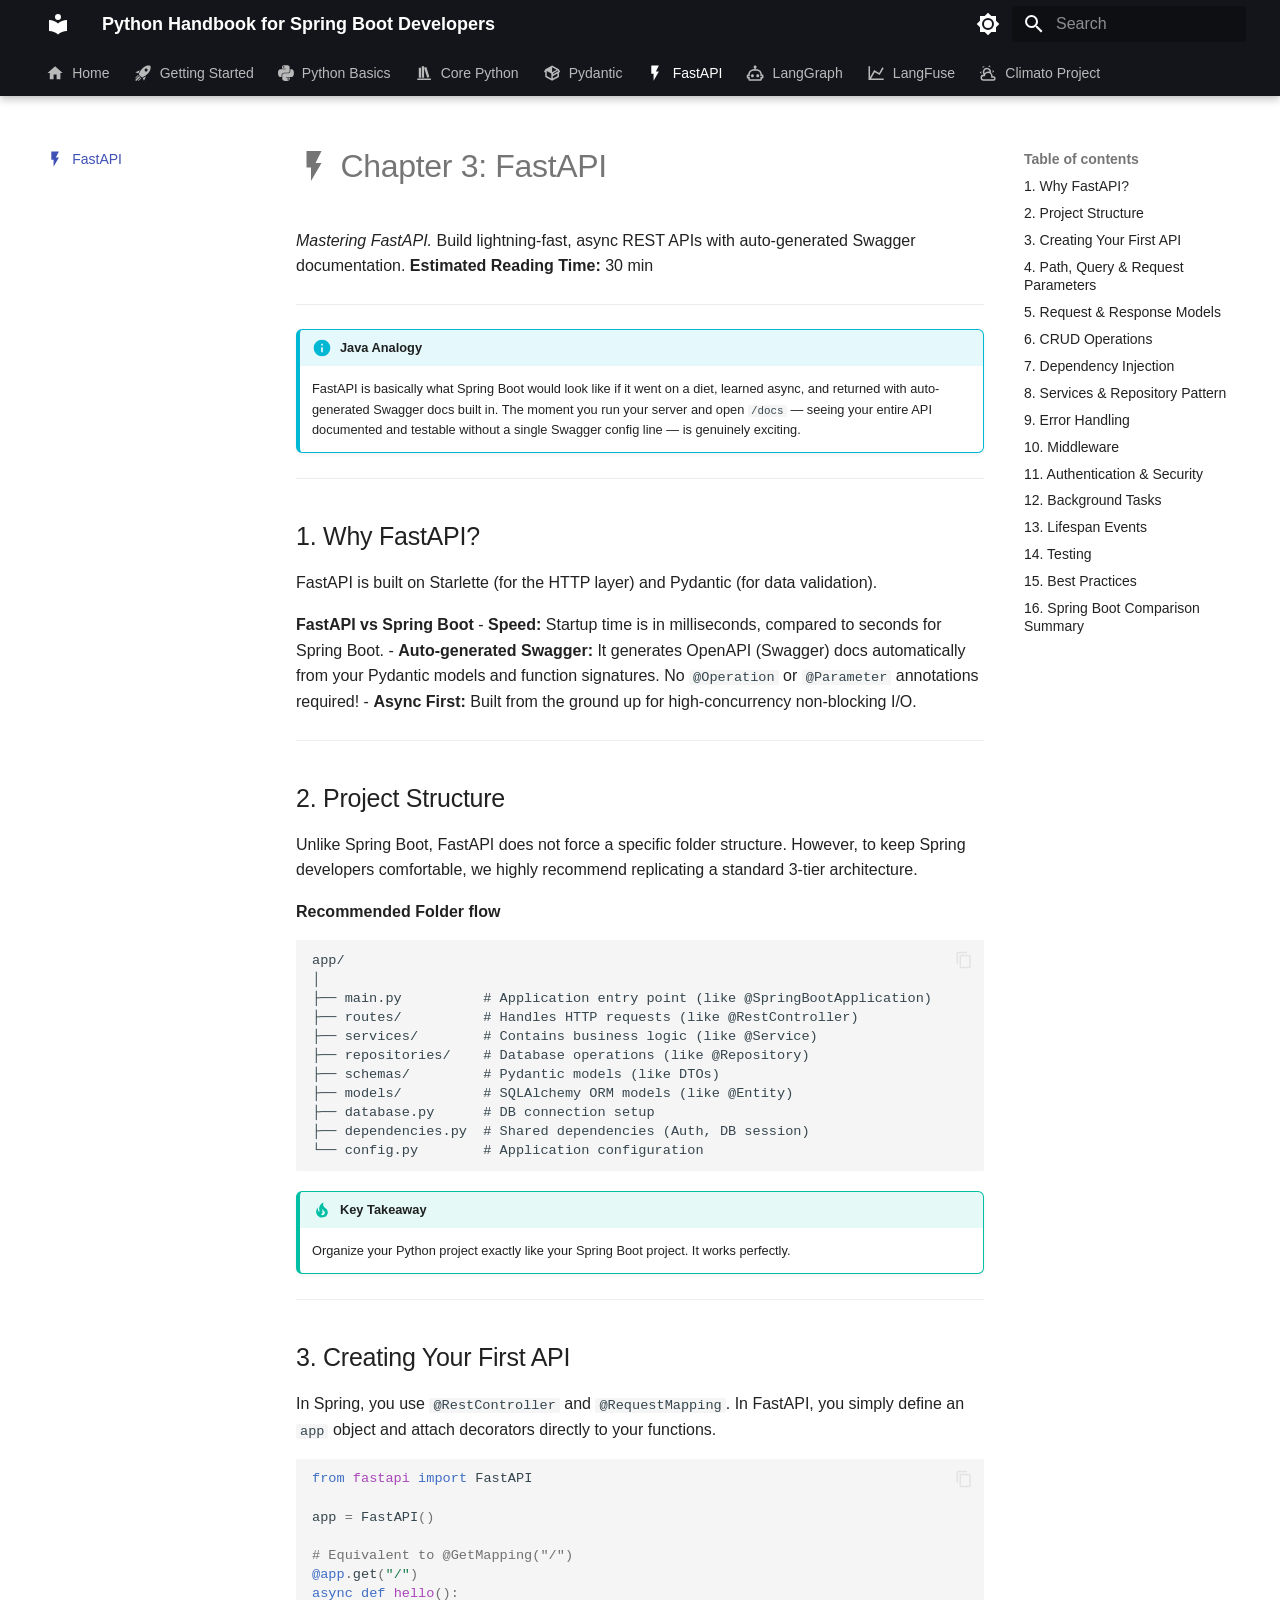
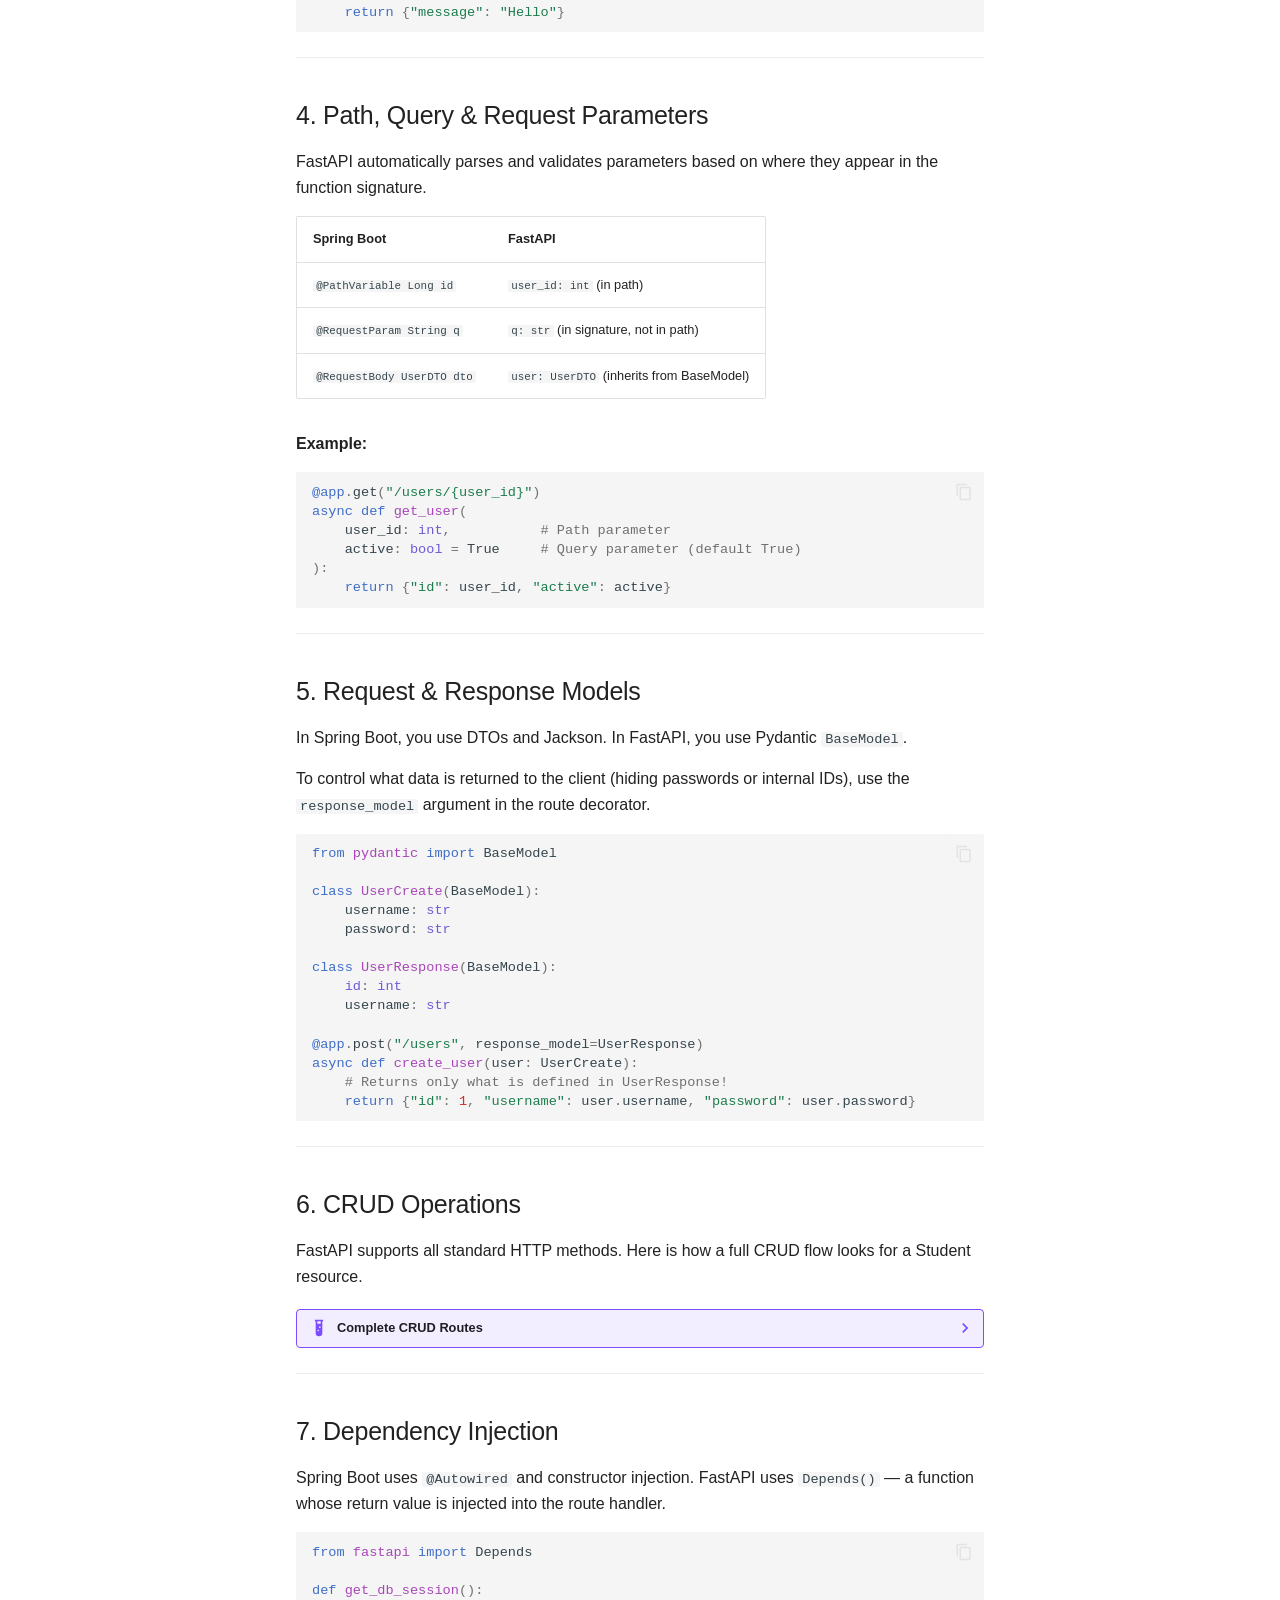
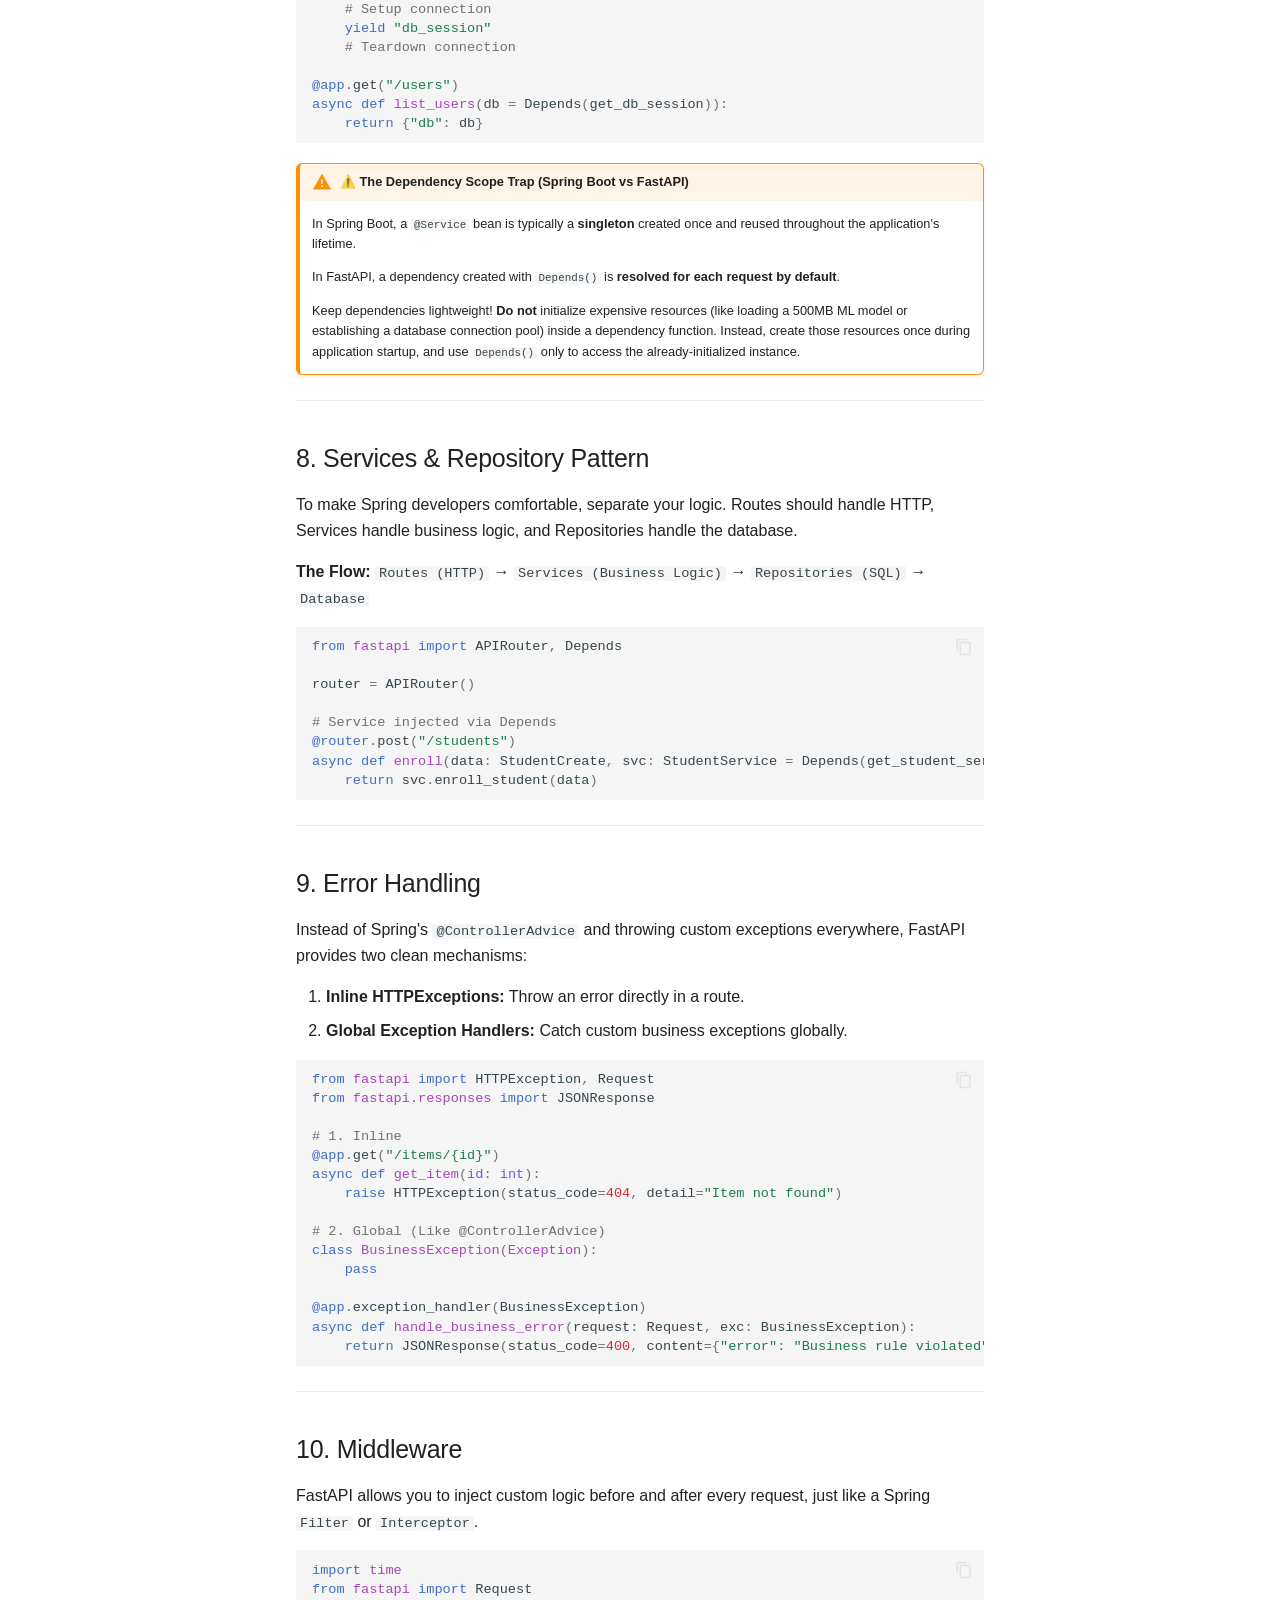
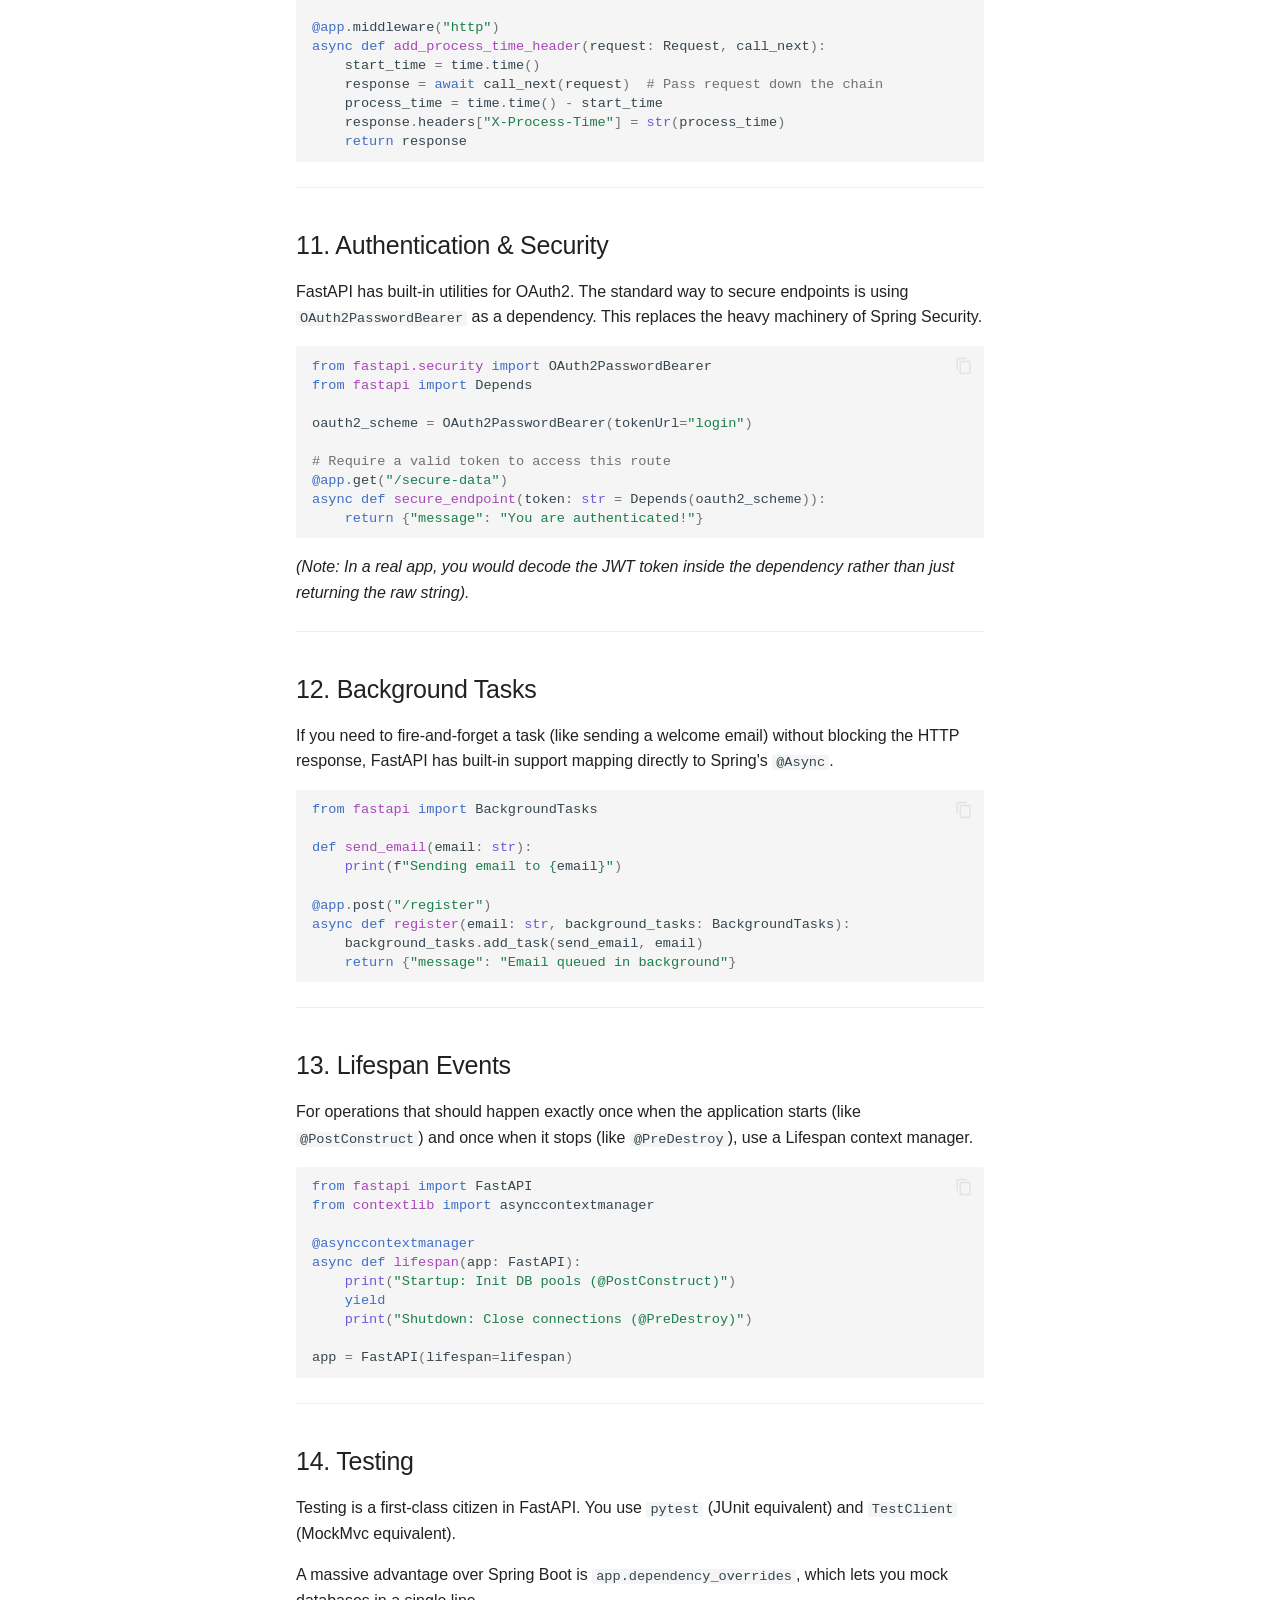
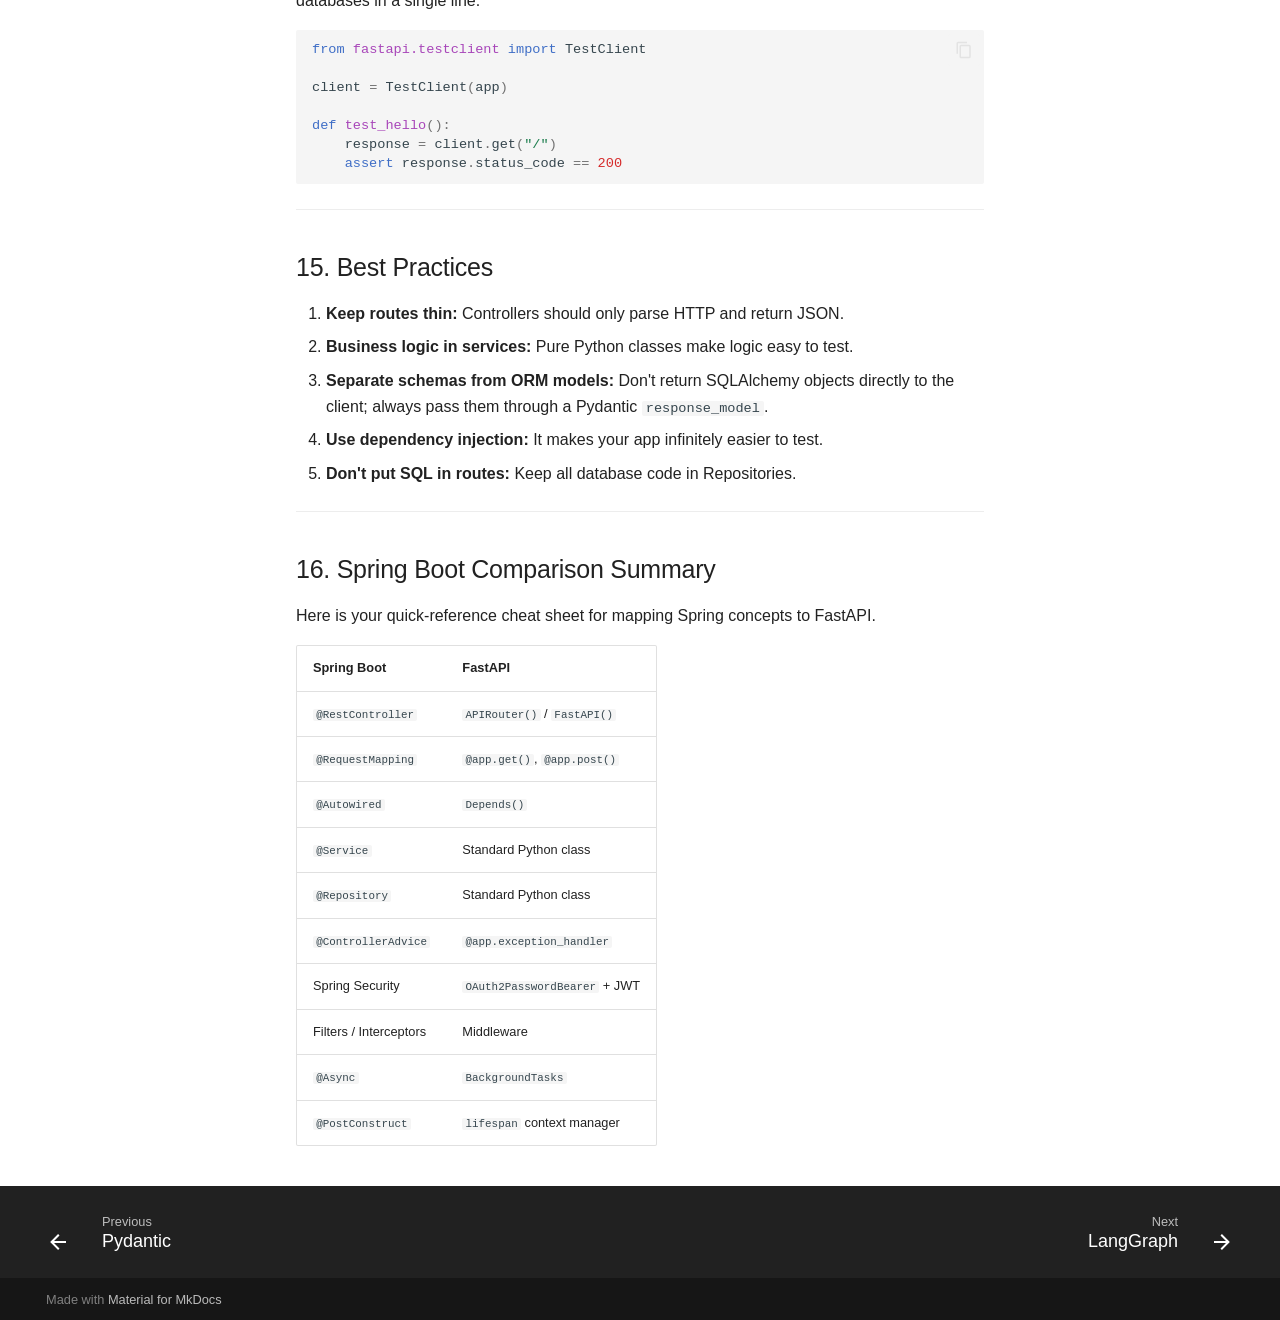
<file: chapter-3/index.html>
<!doctype html>
<html lang="en" class="no-js">
  <head>
    
      <meta charset="utf-8">
      <meta name="viewport" content="width=device-width,initial-scale=1">
      
        <meta name="description" content="Learn Python, FastAPI, Pydantic, LangGraph and LangFuse">
      
      
      
        <link rel="canonical" href="https://your-internal-link.accenture.com/chapter-3/">
      
      
        <link rel="prev" href="../chapter-2/">
      
      
        <link rel="next" href="../chapter-4/">
      
      
        
      
      
      <link rel="icon" href="../assets/favicon.ico">
      <meta name="generator" content="mkdocs-1.6.1, mkdocs-material-9.7.6">
    
    
      
        <title>FastAPI - Python Handbook for Spring Boot Developers</title>
      
    
    
      <link rel="stylesheet" href="../assets/stylesheets/main.484c7ddc.min.css">
      
        
        <link rel="stylesheet" href="../assets/stylesheets/palette.ab4e12ef.min.css">
      
      


    
    
      
    
    
      
        
        
        <link rel="preconnect" href="https://fonts.gstatic.com" crossorigin>
        <link rel="stylesheet" href="https://fonts.googleapis.com/css?family=Roboto:300,300i,400,400i,700,700i%7CRoboto+Mono:400,400i,700,700i&display=fallback">
        <style>:root{--md-text-font:"Roboto";--md-code-font:"Roboto Mono"}</style>
      
    
    
      <link rel="stylesheet" href="../stylesheets/extra.css">
    
    <script>__md_scope=new URL("..",location),__md_hash=e=>[...e].reduce(((e,_)=>(e<<5)-e+_.charCodeAt(0)),0),__md_get=(e,_=localStorage,t=__md_scope)=>JSON.parse(_.getItem(t.pathname+"."+e)),__md_set=(e,_,t=localStorage,a=__md_scope)=>{try{t.setItem(a.pathname+"."+e,JSON.stringify(_))}catch(e){}}</script>
    
      

    
    
  </head>
  
  
    
    
      
    
    
    
    
    <body dir="ltr" data-md-color-scheme="default" data-md-color-primary="black" data-md-color-accent="deep-purple">
  
    
    <input class="md-toggle" data-md-toggle="drawer" type="checkbox" id="__drawer" autocomplete="off">
    <input class="md-toggle" data-md-toggle="search" type="checkbox" id="__search" autocomplete="off">
    <label class="md-overlay" for="__drawer"></label>
    <div data-md-component="skip">
      
        
        <a href="#chapter-3-fastapi" class="md-skip">
          Skip to content
        </a>
      
    </div>
    <div data-md-component="announce">
      
    </div>
    
    
      

  

<header class="md-header md-header--shadow md-header--lifted" data-md-component="header">
  <nav class="md-header__inner md-grid" aria-label="Header">
    <a href=".." title="Python Handbook for Spring Boot Developers" class="md-header__button md-logo" aria-label="Python Handbook for Spring Boot Developers" data-md-component="logo">
      
  
  <svg xmlns="http://www.w3.org/2000/svg" viewBox="0 0 24 24"><path d="M12 8a3 3 0 0 0 3-3 3 3 0 0 0-3-3 3 3 0 0 0-3 3 3 3 0 0 0 3 3m0 3.54C9.64 9.35 6.5 8 3 8v11c3.5 0 6.64 1.35 9 3.54 2.36-2.19 5.5-3.54 9-3.54V8c-3.5 0-6.64 1.35-9 3.54"/></svg>

    </a>
    <label class="md-header__button md-icon" for="__drawer">
      
      <svg xmlns="http://www.w3.org/2000/svg" viewBox="0 0 24 24"><path d="M3 6h18v2H3zm0 5h18v2H3zm0 5h18v2H3z"/></svg>
    </label>
    <div class="md-header__title" data-md-component="header-title">
      <div class="md-header__ellipsis">
        <div class="md-header__topic">
          <span class="md-ellipsis">
            Python Handbook for Spring Boot Developers
          </span>
        </div>
        <div class="md-header__topic" data-md-component="header-topic">
          <span class="md-ellipsis">
            
              FastAPI
            
          </span>
        </div>
      </div>
    </div>
    
      
        <form class="md-header__option" data-md-component="palette">
  
    
    
    
    <input class="md-option" data-md-color-media="(prefers-color-scheme: light)" data-md-color-scheme="default" data-md-color-primary="black" data-md-color-accent="deep-purple"  aria-label="Switch to dark mode"  type="radio" name="__palette" id="__palette_0">
    
      <label class="md-header__button md-icon" title="Switch to dark mode" for="__palette_1" hidden>
        <svg xmlns="http://www.w3.org/2000/svg" viewBox="0 0 24 24"><path d="M12 8a4 4 0 0 0-4 4 4 4 0 0 0 4 4 4 4 0 0 0 4-4 4 4 0 0 0-4-4m0 10a6 6 0 0 1-6-6 6 6 0 0 1 6-6 6 6 0 0 1 6 6 6 6 0 0 1-6 6m8-9.31V4h-4.69L12 .69 8.69 4H4v4.69L.69 12 4 15.31V20h4.69L12 23.31 15.31 20H20v-4.69L23.31 12z"/></svg>
      </label>
    
  
    
    
    
    <input class="md-option" data-md-color-media="(prefers-color-scheme: dark)" data-md-color-scheme="slate" data-md-color-primary="black" data-md-color-accent="purple"  aria-label="Switch to light mode"  type="radio" name="__palette" id="__palette_1">
    
      <label class="md-header__button md-icon" title="Switch to light mode" for="__palette_0" hidden>
        <svg xmlns="http://www.w3.org/2000/svg" viewBox="0 0 24 24"><path d="M12 18c-.89 0-1.74-.2-2.5-.55C11.56 16.5 13 14.42 13 12s-1.44-4.5-3.5-5.45C10.26 6.2 11.11 6 12 6a6 6 0 0 1 6 6 6 6 0 0 1-6 6m8-9.31V4h-4.69L12 .69 8.69 4H4v4.69L.69 12 4 15.31V20h4.69L12 23.31 15.31 20H20v-4.69L23.31 12z"/></svg>
      </label>
    
  
</form>
      
    
    
      <script>var palette=__md_get("__palette");if(palette&&palette.color){if("(prefers-color-scheme)"===palette.color.media){var media=matchMedia("(prefers-color-scheme: light)"),input=document.querySelector(media.matches?"[data-md-color-media='(prefers-color-scheme: light)']":"[data-md-color-media='(prefers-color-scheme: dark)']");palette.color.media=input.getAttribute("data-md-color-media"),palette.color.scheme=input.getAttribute("data-md-color-scheme"),palette.color.primary=input.getAttribute("data-md-color-primary"),palette.color.accent=input.getAttribute("data-md-color-accent")}for(var[key,value]of Object.entries(palette.color))document.body.setAttribute("data-md-color-"+key,value)}</script>
    
    
    
      
      
        <label class="md-header__button md-icon" for="__search">
          
          <svg xmlns="http://www.w3.org/2000/svg" viewBox="0 0 24 24"><path d="M9.5 3A6.5 6.5 0 0 1 16 9.5c0 1.61-.59 3.09-1.56 4.23l.27.27h.79l5 5-1.5 1.5-5-5v-.79l-.27-.27A6.52 6.52 0 0 1 9.5 16 6.5 6.5 0 0 1 3 9.5 6.5 6.5 0 0 1 9.5 3m0 2C7 5 5 7 5 9.5S7 14 9.5 14 14 12 14 9.5 12 5 9.5 5"/></svg>
        </label>
        <div class="md-search" data-md-component="search" role="dialog">
  <label class="md-search__overlay" for="__search"></label>
  <div class="md-search__inner" role="search">
    <form class="md-search__form" name="search">
      <input type="text" class="md-search__input" name="query" aria-label="Search" placeholder="Search" autocapitalize="off" autocorrect="off" autocomplete="off" spellcheck="false" data-md-component="search-query" required>
      <label class="md-search__icon md-icon" for="__search">
        
        <svg xmlns="http://www.w3.org/2000/svg" viewBox="0 0 24 24"><path d="M9.5 3A6.5 6.5 0 0 1 16 9.5c0 1.61-.59 3.09-1.56 4.23l.27.27h.79l5 5-1.5 1.5-5-5v-.79l-.27-.27A6.52 6.52 0 0 1 9.5 16 6.5 6.5 0 0 1 3 9.5 6.5 6.5 0 0 1 9.5 3m0 2C7 5 5 7 5 9.5S7 14 9.5 14 14 12 14 9.5 12 5 9.5 5"/></svg>
        
        <svg xmlns="http://www.w3.org/2000/svg" viewBox="0 0 24 24"><path d="M20 11v2H8l5.5 5.5-1.42 1.42L4.16 12l7.92-7.92L13.5 5.5 8 11z"/></svg>
      </label>
      <nav class="md-search__options" aria-label="Search">
        
        <button type="reset" class="md-search__icon md-icon" title="Clear" aria-label="Clear" tabindex="-1">
          
          <svg xmlns="http://www.w3.org/2000/svg" viewBox="0 0 24 24"><path d="M19 6.41 17.59 5 12 10.59 6.41 5 5 6.41 10.59 12 5 17.59 6.41 19 12 13.41 17.59 19 19 17.59 13.41 12z"/></svg>
        </button>
      </nav>
      
        <div class="md-search__suggest" data-md-component="search-suggest"></div>
      
    </form>
    <div class="md-search__output">
      <div class="md-search__scrollwrap" tabindex="0" data-md-scrollfix>
        <div class="md-search-result" data-md-component="search-result">
          <div class="md-search-result__meta">
            Initializing search
          </div>
          <ol class="md-search-result__list" role="presentation"></ol>
        </div>
      </div>
    </div>
  </div>
</div>
      
    
    
  </nav>
  
    
      
<nav class="md-tabs" aria-label="Tabs" data-md-component="tabs">
  <div class="md-grid">
    <ul class="md-tabs__list">
      
        
  
  
  
  
    <li class="md-tabs__item">
      <a href=".." class="md-tabs__link">
        
  
  
    
      <svg xmlns="http://www.w3.org/2000/svg" viewBox="0 0 24 24"><path d="M10 20v-6h4v6h5v-8h3L12 3 2 12h3v8z"/></svg>
    
  
  Home

      </a>
    </li>
  

      
        
  
  
  
  
    <li class="md-tabs__item">
      <a href="../getting-started/" class="md-tabs__link">
        
  
  
    
      <svg xmlns="http://www.w3.org/2000/svg" viewBox="0 0 24 24"><path d="m13.13 22.19-1.63-3.83c1.57-.58 3.04-1.36 4.4-2.27zM5.64 12.5l-3.83-1.63 6.1-2.77C7 9.46 6.22 10.93 5.64 12.5M21.61 2.39S16.66.269 11 5.93c-2.19 2.19-3.5 4.6-4.35 6.71-.28.75-.09 1.57.46 2.13l2.13 2.12c.55.56 1.37.74 2.12.46A19.1 19.1 0 0 0 18.07 13c5.66-5.66 3.54-10.61 3.54-10.61m-7.07 7.07c-.78-.78-.78-2.05 0-2.83s2.05-.78 2.83 0c.77.78.78 2.05 0 2.83s-2.05.78-2.83 0m-5.66 7.07-1.41-1.41zM6.24 22l3.64-3.64c-.34-.09-.67-.24-.97-.45L4.83 22zM2 22h1.41l4.77-4.76-1.42-1.41L2 20.59zm0-2.83 4.09-4.08c-.21-.3-.36-.62-.45-.97L2 17.76z"/></svg>
    
  
  Getting Started

      </a>
    </li>
  

      
        
  
  
  
  
    <li class="md-tabs__item">
      <a href="../chapter-0/" class="md-tabs__link">
        
  
  
    
      <svg xmlns="http://www.w3.org/2000/svg" viewBox="0 0 448 512"><!--! Font Awesome Free 7.1.0 by @fontawesome - https://fontawesome.com License - https://fontawesome.com/license/free (Icons: CC BY 4.0, Fonts: SIL OFL 1.1, Code: MIT License) Copyright 2025 Fonticons, Inc.--><path d="M439.8 200.5c-7.7-30.9-22.3-54.2-53.4-54.2h-40.1v47.4c0 36.8-31.2 67.8-66.8 67.8H172.7c-29.2 0-53.4 25-53.4 54.3v101.8c0 29 25.2 46 53.4 54.3 33.8 9.9 66.3 11.7 106.8 0 26.9-7.8 53.4-23.5 53.4-54.3v-40.7H226.2v-13.6h160.2c31.1 0 42.6-21.7 53.4-54.2 11.2-33.5 10.7-65.7 0-108.6M286.2 444.7a20.4 20.4 0 1 1 0-40.7 20.4 20.4 0 1 1 0 40.7M167.8 248.1h106.8c29.7 0 53.4-24.5 53.4-54.3V91.9c0-29-24.4-50.7-53.4-55.6-35.8-5.9-74.7-5.6-106.8.1-45.2 8-53.4 24.7-53.4 55.6v40.7h106.9v13.6h-147c-31.1 0-58.3 18.7-66.8 54.2-9.8 40.7-10.2 66.1 0 108.6 7.6 31.6 25.7 54.2 56.8 54.2H101v-48.8c0-35.3 30.5-66.4 66.8-66.4m-6.6-183.4a20.4 20.4 0 1 1 0 40.8 20.4 20.4 0 1 1 0-40.8"/></svg>
    
  
  Python Basics

      </a>
    </li>
  

      
        
  
  
  
  
    <li class="md-tabs__item">
      <a href="../chapter-1/" class="md-tabs__link">
        
  
  
    
      <svg xmlns="http://www.w3.org/2000/svg" viewBox="0 0 24 24"><path d="M9 3v15h3V3zm3 2 4 13 3-1-4-13zM5 5v13h3V5zM3 19v2h18v-2z"/></svg>
    
  
  Core Python

      </a>
    </li>
  

      
        
  
  
  
  
    <li class="md-tabs__item">
      <a href="../chapter-2/" class="md-tabs__link">
        
  
  
    
      <svg xmlns="http://www.w3.org/2000/svg" viewBox="0 0 24 24"><path d="M2 10.96a.985.985 0 0 1-.37-1.37L3.13 7c.11-.2.28-.34.47-.42l7.83-4.4c.16-.12.36-.18.57-.18s.41.06.57.18l7.9 4.44c.19.1.35.26.44.46l1.45 2.52c.28.48.11 1.09-.36 1.36l-1 .58v4.96c0 .38-.21.71-.53.88l-7.9 4.44c-.16.12-.36.18-.57.18s-.41-.06-.57-.18l-7.9-4.44A.99.99 0 0 1 3 16.5v-5.54c-.3.17-.68.18-1 0m10-6.81v6.7l5.96-3.35zM5 15.91l6 3.38v-6.71L5 9.21zm14 0v-3.22l-5 2.9c-.33.18-.7.17-1 .01v3.69zm-5.15-2.55 6.28-3.63-.58-1.01-6.28 3.63z"/></svg>
    
  
  Pydantic

      </a>
    </li>
  

      
        
  
  
  
    
  
  
    <li class="md-tabs__item md-tabs__item--active">
      <a href="./" class="md-tabs__link">
        
  
  
    
      <svg xmlns="http://www.w3.org/2000/svg" viewBox="0 0 24 24"><path d="M7 2v11h3v9l7-12h-4l4-8z"/></svg>
    
  
  FastAPI

      </a>
    </li>
  

      
        
  
  
  
  
    <li class="md-tabs__item">
      <a href="../chapter-4/" class="md-tabs__link">
        
  
  
    
      <svg xmlns="http://www.w3.org/2000/svg" viewBox="0 0 24 24"><path d="M17.5 15.5c0 1.11-.89 2-2 2s-2-.89-2-2 .9-2 2-2 2 .9 2 2m-9-2c-1.1 0-2 .9-2 2s.9 2 2 2 2-.89 2-2-.89-2-2-2M23 15v3c0 .55-.45 1-1 1h-1v1c0 1.11-.89 2-2 2H5a2 2 0 0 1-2-2v-1H2c-.55 0-1-.45-1-1v-3c0-.55.45-1 1-1h1c0-3.87 3.13-7 7-7h1V5.73c-.6-.34-1-.99-1-1.73 0-1.1.9-2 2-2s2 .9 2 2c0 .74-.4 1.39-1 1.73V7h1c3.87 0 7 3.13 7 7h1c.55 0 1 .45 1 1m-2 1h-2v-2c0-2.76-2.24-5-5-5h-4c-2.76 0-5 2.24-5 5v2H3v1h2v3h14v-3h2z"/></svg>
    
  
  LangGraph

      </a>
    </li>
  

      
        
  
  
  
  
    <li class="md-tabs__item">
      <a href="../chapter-5/" class="md-tabs__link">
        
  
  
    
      <svg xmlns="http://www.w3.org/2000/svg" viewBox="0 0 24 24"><path d="m16 11.78 4.24-7.33 1.73 1-5.23 9.05-6.51-3.75L5.46 19H22v2H2V3h2v14.54L9.5 8z"/></svg>
    
  
  LangFuse

      </a>
    </li>
  

      
        
  
  
  
  
    <li class="md-tabs__item">
      <a href="../chapter-6/" class="md-tabs__link">
        
  
  
    
      <svg xmlns="http://www.w3.org/2000/svg" viewBox="0 0 24 24"><path d="M12.74 5.47c2.36 1.03 3.61 3.56 3.18 5.99A6 6 0 0 1 18 16v.17a3 3 0 0 1 1-.17 3 3 0 0 1 3 3 3 3 0 0 1-3 3H6a4 4 0 0 1-4-4 4 4 0 0 1 4-4h.27C5 12.45 4.6 10.24 5.5 8.26a5.49 5.49 0 0 1 7.24-2.79m-.81 1.83c-1.77-.8-3.84.01-4.62 1.77-.46 1.02-.38 2.15.1 3.06A5.99 5.99 0 0 1 12 10c.7 0 1.38.12 2 .34a3.51 3.51 0 0 0-2.07-3.04m1.62-3.66c-.55-.24-1.1-.41-1.67-.52l2.49-1.3.9 2.89a7.7 7.7 0 0 0-1.72-1.07m-7.46.8c-.49.35-.92.75-1.29 1.19l.11-2.81 2.96.68c-.62.21-1.22.53-1.78.94M18 9.71c-.09-.59-.22-1.16-.41-1.71l2.38 1.5-2.05 2.23c.11-.65.13-1.33.08-2.02M3.04 11.3c.07.6.2 1.17.39 1.7l-2.37-1.5L3.1 9.28c-.1.65-.13 1.33-.06 2.02M19 18h-3v-2a4 4 0 0 0-4-4 4 4 0 0 0-4 4H6a2 2 0 0 0-2 2 2 2 0 0 0 2 2h13a1 1 0 0 0 1-1 1 1 0 0 0-1-1"/></svg>
    
  
  Climato Project

      </a>
    </li>
  

      
    </ul>
  </div>
</nav>
    
  
</header>
    
    <div class="md-container" data-md-component="container">
      
      
        
      
      <main class="md-main" data-md-component="main">
        <div class="md-main__inner md-grid">
          
            
              
              <div class="md-sidebar md-sidebar--primary" data-md-component="sidebar" data-md-type="navigation" >
                <div class="md-sidebar__scrollwrap">
                  <div class="md-sidebar__inner">
                    


  


<nav class="md-nav md-nav--primary md-nav--lifted" aria-label="Navigation" data-md-level="0">
  <label class="md-nav__title" for="__drawer">
    <a href=".." title="Python Handbook for Spring Boot Developers" class="md-nav__button md-logo" aria-label="Python Handbook for Spring Boot Developers" data-md-component="logo">
      
  
  <svg xmlns="http://www.w3.org/2000/svg" viewBox="0 0 24 24"><path d="M12 8a3 3 0 0 0 3-3 3 3 0 0 0-3-3 3 3 0 0 0-3 3 3 3 0 0 0 3 3m0 3.54C9.64 9.35 6.5 8 3 8v11c3.5 0 6.64 1.35 9 3.54 2.36-2.19 5.5-3.54 9-3.54V8c-3.5 0-6.64 1.35-9 3.54"/></svg>

    </a>
    Python Handbook for Spring Boot Developers
  </label>
  
  <ul class="md-nav__list" data-md-scrollfix>
    
      
      
  
  
  
  
    <li class="md-nav__item">
      <a href=".." class="md-nav__link">
        
  
  
    <svg xmlns="http://www.w3.org/2000/svg" viewBox="0 0 24 24"><path d="M10 20v-6h4v6h5v-8h3L12 3 2 12h3v8z"/></svg>
  
  <span class="md-ellipsis">
    
  
    Home
  

    
  </span>
  
  

      </a>
    </li>
  

    
      
      
  
  
  
  
    <li class="md-nav__item">
      <a href="../getting-started/" class="md-nav__link">
        
  
  
    <svg xmlns="http://www.w3.org/2000/svg" viewBox="0 0 24 24"><path d="m13.13 22.19-1.63-3.83c1.57-.58 3.04-1.36 4.4-2.27zM5.64 12.5l-3.83-1.63 6.1-2.77C7 9.46 6.22 10.93 5.64 12.5M21.61 2.39S16.66.269 11 5.93c-2.19 2.19-3.5 4.6-4.35 6.71-.28.75-.09 1.57.46 2.13l2.13 2.12c.55.56 1.37.74 2.12.46A19.1 19.1 0 0 0 18.07 13c5.66-5.66 3.54-10.61 3.54-10.61m-7.07 7.07c-.78-.78-.78-2.05 0-2.83s2.05-.78 2.83 0c.77.78.78 2.05 0 2.83s-2.05.78-2.83 0m-5.66 7.07-1.41-1.41zM6.24 22l3.64-3.64c-.34-.09-.67-.24-.97-.45L4.83 22zM2 22h1.41l4.77-4.76-1.42-1.41L2 20.59zm0-2.83 4.09-4.08c-.21-.3-.36-.62-.45-.97L2 17.76z"/></svg>
  
  <span class="md-ellipsis">
    
  
    Getting Started
  

    
  </span>
  
  

      </a>
    </li>
  

    
      
      
  
  
  
  
    <li class="md-nav__item">
      <a href="../chapter-0/" class="md-nav__link">
        
  
  
    <svg xmlns="http://www.w3.org/2000/svg" viewBox="0 0 448 512"><!--! Font Awesome Free 7.1.0 by @fontawesome - https://fontawesome.com License - https://fontawesome.com/license/free (Icons: CC BY 4.0, Fonts: SIL OFL 1.1, Code: MIT License) Copyright 2025 Fonticons, Inc.--><path d="M439.8 200.5c-7.7-30.9-22.3-54.2-53.4-54.2h-40.1v47.4c0 36.8-31.2 67.8-66.8 67.8H172.7c-29.2 0-53.4 25-53.4 54.3v101.8c0 29 25.2 46 53.4 54.3 33.8 9.9 66.3 11.7 106.8 0 26.9-7.8 53.4-23.5 53.4-54.3v-40.7H226.2v-13.6h160.2c31.1 0 42.6-21.7 53.4-54.2 11.2-33.5 10.7-65.7 0-108.6M286.2 444.7a20.4 20.4 0 1 1 0-40.7 20.4 20.4 0 1 1 0 40.7M167.8 248.1h106.8c29.7 0 53.4-24.5 53.4-54.3V91.9c0-29-24.4-50.7-53.4-55.6-35.8-5.9-74.7-5.6-106.8.1-45.2 8-53.4 24.7-53.4 55.6v40.7h106.9v13.6h-147c-31.1 0-58.3 18.7-66.8 54.2-9.8 40.7-10.2 66.1 0 108.6 7.6 31.6 25.7 54.2 56.8 54.2H101v-48.8c0-35.3 30.5-66.4 66.8-66.4m-6.6-183.4a20.4 20.4 0 1 1 0 40.8 20.4 20.4 0 1 1 0-40.8"/></svg>
  
  <span class="md-ellipsis">
    
  
    Python Basics
  

    
  </span>
  
  

      </a>
    </li>
  

    
      
      
  
  
  
  
    <li class="md-nav__item">
      <a href="../chapter-1/" class="md-nav__link">
        
  
  
    <svg xmlns="http://www.w3.org/2000/svg" viewBox="0 0 24 24"><path d="M9 3v15h3V3zm3 2 4 13 3-1-4-13zM5 5v13h3V5zM3 19v2h18v-2z"/></svg>
  
  <span class="md-ellipsis">
    
  
    Core Python
  

    
  </span>
  
  

      </a>
    </li>
  

    
      
      
  
  
  
  
    <li class="md-nav__item">
      <a href="../chapter-2/" class="md-nav__link">
        
  
  
    <svg xmlns="http://www.w3.org/2000/svg" viewBox="0 0 24 24"><path d="M2 10.96a.985.985 0 0 1-.37-1.37L3.13 7c.11-.2.28-.34.47-.42l7.83-4.4c.16-.12.36-.18.57-.18s.41.06.57.18l7.9 4.44c.19.1.35.26.44.46l1.45 2.52c.28.48.11 1.09-.36 1.36l-1 .58v4.96c0 .38-.21.71-.53.88l-7.9 4.44c-.16.12-.36.18-.57.18s-.41-.06-.57-.18l-7.9-4.44A.99.99 0 0 1 3 16.5v-5.54c-.3.17-.68.18-1 0m10-6.81v6.7l5.96-3.35zM5 15.91l6 3.38v-6.71L5 9.21zm14 0v-3.22l-5 2.9c-.33.18-.7.17-1 .01v3.69zm-5.15-2.55 6.28-3.63-.58-1.01-6.28 3.63z"/></svg>
  
  <span class="md-ellipsis">
    
  
    Pydantic
  

    
  </span>
  
  

      </a>
    </li>
  

    
      
      
  
  
    
  
  
  
    <li class="md-nav__item md-nav__item--active">
      
      <input class="md-nav__toggle md-toggle" type="checkbox" id="__toc">
      
      
        
      
      
        <label class="md-nav__link md-nav__link--active" for="__toc">
          
  
  
    <svg xmlns="http://www.w3.org/2000/svg" viewBox="0 0 24 24"><path d="M7 2v11h3v9l7-12h-4l4-8z"/></svg>
  
  <span class="md-ellipsis">
    
  
    FastAPI
  

    
  </span>
  
  

          <span class="md-nav__icon md-icon"></span>
        </label>
      
      <a href="./" class="md-nav__link md-nav__link--active">
        
  
  
    <svg xmlns="http://www.w3.org/2000/svg" viewBox="0 0 24 24"><path d="M7 2v11h3v9l7-12h-4l4-8z"/></svg>
  
  <span class="md-ellipsis">
    
  
    FastAPI
  

    
  </span>
  
  

      </a>
      
        

<nav class="md-nav md-nav--secondary" aria-label="Table of contents">
  
  
  
    
  
  
    <label class="md-nav__title" for="__toc">
      <span class="md-nav__icon md-icon"></span>
      Table of contents
    </label>
    <ul class="md-nav__list" data-md-component="toc" data-md-scrollfix>
      
        <li class="md-nav__item">
  <a href="#1-why-fastapi" class="md-nav__link">
    <span class="md-ellipsis">
      
        1. Why FastAPI?
      
    </span>
  </a>
  
</li>
      
        <li class="md-nav__item">
  <a href="#2-project-structure" class="md-nav__link">
    <span class="md-ellipsis">
      
        2. Project Structure
      
    </span>
  </a>
  
</li>
      
        <li class="md-nav__item">
  <a href="#3-creating-your-first-api" class="md-nav__link">
    <span class="md-ellipsis">
      
        3. Creating Your First API
      
    </span>
  </a>
  
</li>
      
        <li class="md-nav__item">
  <a href="#4-path-query-request-parameters" class="md-nav__link">
    <span class="md-ellipsis">
      
        4. Path, Query &amp; Request Parameters
      
    </span>
  </a>
  
</li>
      
        <li class="md-nav__item">
  <a href="#5-request-response-models" class="md-nav__link">
    <span class="md-ellipsis">
      
        5. Request &amp; Response Models
      
    </span>
  </a>
  
</li>
      
        <li class="md-nav__item">
  <a href="#6-crud-operations" class="md-nav__link">
    <span class="md-ellipsis">
      
        6. CRUD Operations
      
    </span>
  </a>
  
</li>
      
        <li class="md-nav__item">
  <a href="#7-dependency-injection" class="md-nav__link">
    <span class="md-ellipsis">
      
        7. Dependency Injection
      
    </span>
  </a>
  
</li>
      
        <li class="md-nav__item">
  <a href="#8-services-repository-pattern" class="md-nav__link">
    <span class="md-ellipsis">
      
        8. Services &amp; Repository Pattern
      
    </span>
  </a>
  
</li>
      
        <li class="md-nav__item">
  <a href="#9-error-handling" class="md-nav__link">
    <span class="md-ellipsis">
      
        9. Error Handling
      
    </span>
  </a>
  
</li>
      
        <li class="md-nav__item">
  <a href="#10-middleware" class="md-nav__link">
    <span class="md-ellipsis">
      
        10. Middleware
      
    </span>
  </a>
  
</li>
      
        <li class="md-nav__item">
  <a href="#11-authentication-security" class="md-nav__link">
    <span class="md-ellipsis">
      
        11. Authentication &amp; Security
      
    </span>
  </a>
  
</li>
      
        <li class="md-nav__item">
  <a href="#12-background-tasks" class="md-nav__link">
    <span class="md-ellipsis">
      
        12. Background Tasks
      
    </span>
  </a>
  
</li>
      
        <li class="md-nav__item">
  <a href="#13-lifespan-events" class="md-nav__link">
    <span class="md-ellipsis">
      
        13. Lifespan Events
      
    </span>
  </a>
  
</li>
      
        <li class="md-nav__item">
  <a href="#14-testing" class="md-nav__link">
    <span class="md-ellipsis">
      
        14. Testing
      
    </span>
  </a>
  
</li>
      
        <li class="md-nav__item">
  <a href="#15-best-practices" class="md-nav__link">
    <span class="md-ellipsis">
      
        15. Best Practices
      
    </span>
  </a>
  
</li>
      
        <li class="md-nav__item">
  <a href="#16-spring-boot-comparison-summary" class="md-nav__link">
    <span class="md-ellipsis">
      
        16. Spring Boot Comparison Summary
      
    </span>
  </a>
  
</li>
      
    </ul>
  
</nav>
      
    </li>
  

    
      
      
  
  
  
  
    <li class="md-nav__item">
      <a href="../chapter-4/" class="md-nav__link">
        
  
  
    <svg xmlns="http://www.w3.org/2000/svg" viewBox="0 0 24 24"><path d="M17.5 15.5c0 1.11-.89 2-2 2s-2-.89-2-2 .9-2 2-2 2 .9 2 2m-9-2c-1.1 0-2 .9-2 2s.9 2 2 2 2-.89 2-2-.89-2-2-2M23 15v3c0 .55-.45 1-1 1h-1v1c0 1.11-.89 2-2 2H5a2 2 0 0 1-2-2v-1H2c-.55 0-1-.45-1-1v-3c0-.55.45-1 1-1h1c0-3.87 3.13-7 7-7h1V5.73c-.6-.34-1-.99-1-1.73 0-1.1.9-2 2-2s2 .9 2 2c0 .74-.4 1.39-1 1.73V7h1c3.87 0 7 3.13 7 7h1c.55 0 1 .45 1 1m-2 1h-2v-2c0-2.76-2.24-5-5-5h-4c-2.76 0-5 2.24-5 5v2H3v1h2v3h14v-3h2z"/></svg>
  
  <span class="md-ellipsis">
    
  
    LangGraph
  

    
  </span>
  
  

      </a>
    </li>
  

    
      
      
  
  
  
  
    <li class="md-nav__item">
      <a href="../chapter-5/" class="md-nav__link">
        
  
  
    <svg xmlns="http://www.w3.org/2000/svg" viewBox="0 0 24 24"><path d="m16 11.78 4.24-7.33 1.73 1-5.23 9.05-6.51-3.75L5.46 19H22v2H2V3h2v14.54L9.5 8z"/></svg>
  
  <span class="md-ellipsis">
    
  
    LangFuse
  

    
  </span>
  
  

      </a>
    </li>
  

    
      
      
  
  
  
  
    <li class="md-nav__item">
      <a href="../chapter-6/" class="md-nav__link">
        
  
  
    <svg xmlns="http://www.w3.org/2000/svg" viewBox="0 0 24 24"><path d="M12.74 5.47c2.36 1.03 3.61 3.56 3.18 5.99A6 6 0 0 1 18 16v.17a3 3 0 0 1 1-.17 3 3 0 0 1 3 3 3 3 0 0 1-3 3H6a4 4 0 0 1-4-4 4 4 0 0 1 4-4h.27C5 12.45 4.6 10.24 5.5 8.26a5.49 5.49 0 0 1 7.24-2.79m-.81 1.83c-1.77-.8-3.84.01-4.62 1.77-.46 1.02-.38 2.15.1 3.06A5.99 5.99 0 0 1 12 10c.7 0 1.38.12 2 .34a3.51 3.51 0 0 0-2.07-3.04m1.62-3.66c-.55-.24-1.1-.41-1.67-.52l2.49-1.3.9 2.89a7.7 7.7 0 0 0-1.72-1.07m-7.46.8c-.49.35-.92.75-1.29 1.19l.11-2.81 2.96.68c-.62.21-1.22.53-1.78.94M18 9.71c-.09-.59-.22-1.16-.41-1.71l2.38 1.5-2.05 2.23c.11-.65.13-1.33.08-2.02M3.04 11.3c.07.6.2 1.17.39 1.7l-2.37-1.5L3.1 9.28c-.1.65-.13 1.33-.06 2.02M19 18h-3v-2a4 4 0 0 0-4-4 4 4 0 0 0-4 4H6a2 2 0 0 0-2 2 2 2 0 0 0 2 2h13a1 1 0 0 0 1-1 1 1 0 0 0-1-1"/></svg>
  
  <span class="md-ellipsis">
    
  
    Climato Project
  

    
  </span>
  
  

      </a>
    </li>
  

    
  </ul>
</nav>
                  </div>
                </div>
              </div>
            
            
              
              <div class="md-sidebar md-sidebar--secondary" data-md-component="sidebar" data-md-type="toc" >
                <div class="md-sidebar__scrollwrap">
                  <div class="md-sidebar__inner">
                    

<nav class="md-nav md-nav--secondary" aria-label="Table of contents">
  
  
  
    
  
  
    <label class="md-nav__title" for="__toc">
      <span class="md-nav__icon md-icon"></span>
      Table of contents
    </label>
    <ul class="md-nav__list" data-md-component="toc" data-md-scrollfix>
      
        <li class="md-nav__item">
  <a href="#1-why-fastapi" class="md-nav__link">
    <span class="md-ellipsis">
      
        1. Why FastAPI?
      
    </span>
  </a>
  
</li>
      
        <li class="md-nav__item">
  <a href="#2-project-structure" class="md-nav__link">
    <span class="md-ellipsis">
      
        2. Project Structure
      
    </span>
  </a>
  
</li>
      
        <li class="md-nav__item">
  <a href="#3-creating-your-first-api" class="md-nav__link">
    <span class="md-ellipsis">
      
        3. Creating Your First API
      
    </span>
  </a>
  
</li>
      
        <li class="md-nav__item">
  <a href="#4-path-query-request-parameters" class="md-nav__link">
    <span class="md-ellipsis">
      
        4. Path, Query &amp; Request Parameters
      
    </span>
  </a>
  
</li>
      
        <li class="md-nav__item">
  <a href="#5-request-response-models" class="md-nav__link">
    <span class="md-ellipsis">
      
        5. Request &amp; Response Models
      
    </span>
  </a>
  
</li>
      
        <li class="md-nav__item">
  <a href="#6-crud-operations" class="md-nav__link">
    <span class="md-ellipsis">
      
        6. CRUD Operations
      
    </span>
  </a>
  
</li>
      
        <li class="md-nav__item">
  <a href="#7-dependency-injection" class="md-nav__link">
    <span class="md-ellipsis">
      
        7. Dependency Injection
      
    </span>
  </a>
  
</li>
      
        <li class="md-nav__item">
  <a href="#8-services-repository-pattern" class="md-nav__link">
    <span class="md-ellipsis">
      
        8. Services &amp; Repository Pattern
      
    </span>
  </a>
  
</li>
      
        <li class="md-nav__item">
  <a href="#9-error-handling" class="md-nav__link">
    <span class="md-ellipsis">
      
        9. Error Handling
      
    </span>
  </a>
  
</li>
      
        <li class="md-nav__item">
  <a href="#10-middleware" class="md-nav__link">
    <span class="md-ellipsis">
      
        10. Middleware
      
    </span>
  </a>
  
</li>
      
        <li class="md-nav__item">
  <a href="#11-authentication-security" class="md-nav__link">
    <span class="md-ellipsis">
      
        11. Authentication &amp; Security
      
    </span>
  </a>
  
</li>
      
        <li class="md-nav__item">
  <a href="#12-background-tasks" class="md-nav__link">
    <span class="md-ellipsis">
      
        12. Background Tasks
      
    </span>
  </a>
  
</li>
      
        <li class="md-nav__item">
  <a href="#13-lifespan-events" class="md-nav__link">
    <span class="md-ellipsis">
      
        13. Lifespan Events
      
    </span>
  </a>
  
</li>
      
        <li class="md-nav__item">
  <a href="#14-testing" class="md-nav__link">
    <span class="md-ellipsis">
      
        14. Testing
      
    </span>
  </a>
  
</li>
      
        <li class="md-nav__item">
  <a href="#15-best-practices" class="md-nav__link">
    <span class="md-ellipsis">
      
        15. Best Practices
      
    </span>
  </a>
  
</li>
      
        <li class="md-nav__item">
  <a href="#16-spring-boot-comparison-summary" class="md-nav__link">
    <span class="md-ellipsis">
      
        16. Spring Boot Comparison Summary
      
    </span>
  </a>
  
</li>
      
    </ul>
  
</nav>
                  </div>
                </div>
              </div>
            
          
          
            <div class="md-content" data-md-component="content">
              
              <article class="md-content__inner md-typeset">
                
                  



<h1 id="chapter-3-fastapi"><span class="twemoji"><svg xmlns="http://www.w3.org/2000/svg" viewBox="0 0 24 24"><path d="M7 2v11h3v9l7-12h-4l4-8z"/></svg></span> Chapter 3: FastAPI<a class="headerlink" href="#chapter-3-fastapi" title="Permanent link">&para;</a></h1>
<p><em>Mastering FastAPI.</em>
Build lightning-fast, async REST APIs with auto-generated Swagger documentation.
<strong>Estimated Reading Time:</strong> 30 min</p>
<hr />
<div class="admonition info">
<p class="admonition-title">Java Analogy</p>
<p>FastAPI is basically what Spring Boot would look like if it went on a diet, learned async, and returned with auto-generated Swagger docs built in. The moment you run your server and open <code>/docs</code> — seeing your entire API documented and testable without a single Swagger config line — is genuinely exciting.</p>
</div>
<hr />
<h2 id="1-why-fastapi">1. Why FastAPI?<a class="headerlink" href="#1-why-fastapi" title="Permanent link">&para;</a></h2>
<p>FastAPI is built on Starlette (for the HTTP layer) and Pydantic (for data validation). </p>
<p><strong>FastAPI vs Spring Boot</strong>
- <strong>Speed:</strong> Startup time is in milliseconds, compared to seconds for Spring Boot.
- <strong>Auto-generated Swagger:</strong> It generates OpenAPI (Swagger) docs automatically from your Pydantic models and function signatures. No <code>@Operation</code> or <code>@Parameter</code> annotations required!
- <strong>Async First:</strong> Built from the ground up for high-concurrency non-blocking I/O.</p>
<hr />
<h2 id="2-project-structure">2. Project Structure<a class="headerlink" href="#2-project-structure" title="Permanent link">&para;</a></h2>
<p>Unlike Spring Boot, FastAPI does not force a specific folder structure. However, to keep Spring developers comfortable, we highly recommend replicating a standard 3-tier architecture.</p>
<p><strong>Recommended Folder flow</strong></p>
<div class="language-text highlight"><pre><span></span><code><span id="__span-0-1"><a id="__codelineno-0-1" name="__codelineno-0-1" href="#__codelineno-0-1"></a>app/
</span><span id="__span-0-2"><a id="__codelineno-0-2" name="__codelineno-0-2" href="#__codelineno-0-2"></a>│
</span><span id="__span-0-3"><a id="__codelineno-0-3" name="__codelineno-0-3" href="#__codelineno-0-3"></a>├── main.py          # Application entry point (like @SpringBootApplication)
</span><span id="__span-0-4"><a id="__codelineno-0-4" name="__codelineno-0-4" href="#__codelineno-0-4"></a>├── routes/          # Handles HTTP requests (like @RestController)
</span><span id="__span-0-5"><a id="__codelineno-0-5" name="__codelineno-0-5" href="#__codelineno-0-5"></a>├── services/        # Contains business logic (like @Service)
</span><span id="__span-0-6"><a id="__codelineno-0-6" name="__codelineno-0-6" href="#__codelineno-0-6"></a>├── repositories/    # Database operations (like @Repository)
</span><span id="__span-0-7"><a id="__codelineno-0-7" name="__codelineno-0-7" href="#__codelineno-0-7"></a>├── schemas/         # Pydantic models (like DTOs)
</span><span id="__span-0-8"><a id="__codelineno-0-8" name="__codelineno-0-8" href="#__codelineno-0-8"></a>├── models/          # SQLAlchemy ORM models (like @Entity)
</span><span id="__span-0-9"><a id="__codelineno-0-9" name="__codelineno-0-9" href="#__codelineno-0-9"></a>├── database.py      # DB connection setup
</span><span id="__span-0-10"><a id="__codelineno-0-10" name="__codelineno-0-10" href="#__codelineno-0-10"></a>├── dependencies.py  # Shared dependencies (Auth, DB session)
</span><span id="__span-0-11"><a id="__codelineno-0-11" name="__codelineno-0-11" href="#__codelineno-0-11"></a>└── config.py        # Application configuration
</span></code></pre></div>
<div class="admonition tip">
<p class="admonition-title">Key Takeaway</p>
<p>Organize your Python project exactly like your Spring Boot project. It works perfectly.</p>
</div>
<hr />
<h2 id="3-creating-your-first-api">3. Creating Your First API<a class="headerlink" href="#3-creating-your-first-api" title="Permanent link">&para;</a></h2>
<p>In Spring, you use <code>@RestController</code> and <code>@RequestMapping</code>. In FastAPI, you simply define an <code>app</code> object and attach decorators directly to your functions.</p>
<div class="language-python highlight"><pre><span></span><code><span id="__span-1-1"><a id="__codelineno-1-1" name="__codelineno-1-1" href="#__codelineno-1-1"></a><span class="kn">from</span><span class="w"> </span><span class="nn">fastapi</span><span class="w"> </span><span class="kn">import</span> <span class="n">FastAPI</span>
</span><span id="__span-1-2"><a id="__codelineno-1-2" name="__codelineno-1-2" href="#__codelineno-1-2"></a>
</span><span id="__span-1-3"><a id="__codelineno-1-3" name="__codelineno-1-3" href="#__codelineno-1-3"></a><span class="n">app</span> <span class="o">=</span> <span class="n">FastAPI</span><span class="p">()</span>
</span><span id="__span-1-4"><a id="__codelineno-1-4" name="__codelineno-1-4" href="#__codelineno-1-4"></a>
</span><span id="__span-1-5"><a id="__codelineno-1-5" name="__codelineno-1-5" href="#__codelineno-1-5"></a><span class="c1"># Equivalent to @GetMapping(&quot;/&quot;)</span>
</span><span id="__span-1-6"><a id="__codelineno-1-6" name="__codelineno-1-6" href="#__codelineno-1-6"></a><span class="nd">@app</span><span class="o">.</span><span class="n">get</span><span class="p">(</span><span class="s2">&quot;/&quot;</span><span class="p">)</span>
</span><span id="__span-1-7"><a id="__codelineno-1-7" name="__codelineno-1-7" href="#__codelineno-1-7"></a><span class="k">async</span> <span class="k">def</span><span class="w"> </span><span class="nf">hello</span><span class="p">():</span>
</span><span id="__span-1-8"><a id="__codelineno-1-8" name="__codelineno-1-8" href="#__codelineno-1-8"></a>    <span class="k">return</span> <span class="p">{</span><span class="s2">&quot;message&quot;</span><span class="p">:</span> <span class="s2">&quot;Hello&quot;</span><span class="p">}</span>
</span></code></pre></div>
<hr />
<h2 id="4-path-query-request-parameters">4. Path, Query &amp; Request Parameters<a class="headerlink" href="#4-path-query-request-parameters" title="Permanent link">&para;</a></h2>
<p>FastAPI automatically parses and validates parameters based on where they appear in the function signature.</p>
<table>
<thead>
<tr>
<th>Spring Boot</th>
<th>FastAPI</th>
</tr>
</thead>
<tbody>
<tr>
<td><code>@PathVariable Long id</code></td>
<td><code>user_id: int</code> (in path)</td>
</tr>
<tr>
<td><code>@RequestParam String q</code></td>
<td><code>q: str</code> (in signature, not in path)</td>
</tr>
<tr>
<td><code>@RequestBody UserDTO dto</code></td>
<td><code>user: UserDTO</code> (inherits from BaseModel)</td>
</tr>
</tbody>
</table>
<p><strong>Example:</strong>
<div class="language-python highlight"><pre><span></span><code><span id="__span-2-1"><a id="__codelineno-2-1" name="__codelineno-2-1" href="#__codelineno-2-1"></a><span class="nd">@app</span><span class="o">.</span><span class="n">get</span><span class="p">(</span><span class="s2">&quot;/users/</span><span class="si">{user_id}</span><span class="s2">&quot;</span><span class="p">)</span>
</span><span id="__span-2-2"><a id="__codelineno-2-2" name="__codelineno-2-2" href="#__codelineno-2-2"></a><span class="k">async</span> <span class="k">def</span><span class="w"> </span><span class="nf">get_user</span><span class="p">(</span>
</span><span id="__span-2-3"><a id="__codelineno-2-3" name="__codelineno-2-3" href="#__codelineno-2-3"></a>    <span class="n">user_id</span><span class="p">:</span> <span class="nb">int</span><span class="p">,</span>           <span class="c1"># Path parameter</span>
</span><span id="__span-2-4"><a id="__codelineno-2-4" name="__codelineno-2-4" href="#__codelineno-2-4"></a>    <span class="n">active</span><span class="p">:</span> <span class="nb">bool</span> <span class="o">=</span> <span class="kc">True</span>     <span class="c1"># Query parameter (default True)</span>
</span><span id="__span-2-5"><a id="__codelineno-2-5" name="__codelineno-2-5" href="#__codelineno-2-5"></a><span class="p">):</span>
</span><span id="__span-2-6"><a id="__codelineno-2-6" name="__codelineno-2-6" href="#__codelineno-2-6"></a>    <span class="k">return</span> <span class="p">{</span><span class="s2">&quot;id&quot;</span><span class="p">:</span> <span class="n">user_id</span><span class="p">,</span> <span class="s2">&quot;active&quot;</span><span class="p">:</span> <span class="n">active</span><span class="p">}</span>
</span></code></pre></div></p>
<hr />
<h2 id="5-request-response-models">5. Request &amp; Response Models<a class="headerlink" href="#5-request-response-models" title="Permanent link">&para;</a></h2>
<p>In Spring Boot, you use DTOs and Jackson. In FastAPI, you use Pydantic <code>BaseModel</code>.</p>
<p>To control what data is returned to the client (hiding passwords or internal IDs), use the <code>response_model</code> argument in the route decorator.</p>
<div class="language-python highlight"><pre><span></span><code><span id="__span-3-1"><a id="__codelineno-3-1" name="__codelineno-3-1" href="#__codelineno-3-1"></a><span class="kn">from</span><span class="w"> </span><span class="nn">pydantic</span><span class="w"> </span><span class="kn">import</span> <span class="n">BaseModel</span>
</span><span id="__span-3-2"><a id="__codelineno-3-2" name="__codelineno-3-2" href="#__codelineno-3-2"></a>
</span><span id="__span-3-3"><a id="__codelineno-3-3" name="__codelineno-3-3" href="#__codelineno-3-3"></a><span class="k">class</span><span class="w"> </span><span class="nc">UserCreate</span><span class="p">(</span><span class="n">BaseModel</span><span class="p">):</span>
</span><span id="__span-3-4"><a id="__codelineno-3-4" name="__codelineno-3-4" href="#__codelineno-3-4"></a>    <span class="n">username</span><span class="p">:</span> <span class="nb">str</span>
</span><span id="__span-3-5"><a id="__codelineno-3-5" name="__codelineno-3-5" href="#__codelineno-3-5"></a>    <span class="n">password</span><span class="p">:</span> <span class="nb">str</span>
</span><span id="__span-3-6"><a id="__codelineno-3-6" name="__codelineno-3-6" href="#__codelineno-3-6"></a>
</span><span id="__span-3-7"><a id="__codelineno-3-7" name="__codelineno-3-7" href="#__codelineno-3-7"></a><span class="k">class</span><span class="w"> </span><span class="nc">UserResponse</span><span class="p">(</span><span class="n">BaseModel</span><span class="p">):</span>
</span><span id="__span-3-8"><a id="__codelineno-3-8" name="__codelineno-3-8" href="#__codelineno-3-8"></a>    <span class="nb">id</span><span class="p">:</span> <span class="nb">int</span>
</span><span id="__span-3-9"><a id="__codelineno-3-9" name="__codelineno-3-9" href="#__codelineno-3-9"></a>    <span class="n">username</span><span class="p">:</span> <span class="nb">str</span>
</span><span id="__span-3-10"><a id="__codelineno-3-10" name="__codelineno-3-10" href="#__codelineno-3-10"></a>
</span><span id="__span-3-11"><a id="__codelineno-3-11" name="__codelineno-3-11" href="#__codelineno-3-11"></a><span class="nd">@app</span><span class="o">.</span><span class="n">post</span><span class="p">(</span><span class="s2">&quot;/users&quot;</span><span class="p">,</span> <span class="n">response_model</span><span class="o">=</span><span class="n">UserResponse</span><span class="p">)</span>
</span><span id="__span-3-12"><a id="__codelineno-3-12" name="__codelineno-3-12" href="#__codelineno-3-12"></a><span class="k">async</span> <span class="k">def</span><span class="w"> </span><span class="nf">create_user</span><span class="p">(</span><span class="n">user</span><span class="p">:</span> <span class="n">UserCreate</span><span class="p">):</span>
</span><span id="__span-3-13"><a id="__codelineno-3-13" name="__codelineno-3-13" href="#__codelineno-3-13"></a>    <span class="c1"># Returns only what is defined in UserResponse!</span>
</span><span id="__span-3-14"><a id="__codelineno-3-14" name="__codelineno-3-14" href="#__codelineno-3-14"></a>    <span class="k">return</span> <span class="p">{</span><span class="s2">&quot;id&quot;</span><span class="p">:</span> <span class="mi">1</span><span class="p">,</span> <span class="s2">&quot;username&quot;</span><span class="p">:</span> <span class="n">user</span><span class="o">.</span><span class="n">username</span><span class="p">,</span> <span class="s2">&quot;password&quot;</span><span class="p">:</span> <span class="n">user</span><span class="o">.</span><span class="n">password</span><span class="p">}</span>
</span></code></pre></div>
<hr />
<h2 id="6-crud-operations">6. CRUD Operations<a class="headerlink" href="#6-crud-operations" title="Permanent link">&para;</a></h2>
<p>FastAPI supports all standard HTTP methods. Here is how a full CRUD flow looks for a Student resource.</p>
<details class="example">
<summary>Complete CRUD Routes</summary>
<div class="language-python highlight"><pre><span></span><code><span id="__span-4-1"><a id="__codelineno-4-1" name="__codelineno-4-1" href="#__codelineno-4-1"></a><span class="kn">from</span><span class="w"> </span><span class="nn">fastapi</span><span class="w"> </span><span class="kn">import</span> <span class="n">FastAPI</span><span class="p">,</span> <span class="n">HTTPException</span>
</span><span id="__span-4-2"><a id="__codelineno-4-2" name="__codelineno-4-2" href="#__codelineno-4-2"></a><span class="kn">from</span><span class="w"> </span><span class="nn">pydantic</span><span class="w"> </span><span class="kn">import</span> <span class="n">BaseModel</span>
</span><span id="__span-4-3"><a id="__codelineno-4-3" name="__codelineno-4-3" href="#__codelineno-4-3"></a><span class="kn">from</span><span class="w"> </span><span class="nn">typing</span><span class="w"> </span><span class="kn">import</span> <span class="n">List</span>
</span><span id="__span-4-4"><a id="__codelineno-4-4" name="__codelineno-4-4" href="#__codelineno-4-4"></a>
</span><span id="__span-4-5"><a id="__codelineno-4-5" name="__codelineno-4-5" href="#__codelineno-4-5"></a><span class="n">app</span> <span class="o">=</span> <span class="n">FastAPI</span><span class="p">()</span>
</span><span id="__span-4-6"><a id="__codelineno-4-6" name="__codelineno-4-6" href="#__codelineno-4-6"></a>
</span><span id="__span-4-7"><a id="__codelineno-4-7" name="__codelineno-4-7" href="#__codelineno-4-7"></a><span class="k">class</span><span class="w"> </span><span class="nc">Student</span><span class="p">(</span><span class="n">BaseModel</span><span class="p">):</span>
</span><span id="__span-4-8"><a id="__codelineno-4-8" name="__codelineno-4-8" href="#__codelineno-4-8"></a>    <span class="nb">id</span><span class="p">:</span> <span class="nb">int</span>
</span><span id="__span-4-9"><a id="__codelineno-4-9" name="__codelineno-4-9" href="#__codelineno-4-9"></a>    <span class="n">name</span><span class="p">:</span> <span class="nb">str</span>
</span><span id="__span-4-10"><a id="__codelineno-4-10" name="__codelineno-4-10" href="#__codelineno-4-10"></a>
</span><span id="__span-4-11"><a id="__codelineno-4-11" name="__codelineno-4-11" href="#__codelineno-4-11"></a><span class="n">db</span><span class="p">:</span> <span class="nb">dict</span><span class="p">[</span><span class="nb">int</span><span class="p">,</span> <span class="n">Student</span><span class="p">]</span> <span class="o">=</span> <span class="p">{}</span>
</span><span id="__span-4-12"><a id="__codelineno-4-12" name="__codelineno-4-12" href="#__codelineno-4-12"></a>
</span><span id="__span-4-13"><a id="__codelineno-4-13" name="__codelineno-4-13" href="#__codelineno-4-13"></a><span class="nd">@app</span><span class="o">.</span><span class="n">post</span><span class="p">(</span><span class="s2">&quot;/students&quot;</span><span class="p">,</span> <span class="n">response_model</span><span class="o">=</span><span class="n">Student</span><span class="p">,</span> <span class="n">status_code</span><span class="o">=</span><span class="mi">201</span><span class="p">)</span>
</span><span id="__span-4-14"><a id="__codelineno-4-14" name="__codelineno-4-14" href="#__codelineno-4-14"></a><span class="k">async</span> <span class="k">def</span><span class="w"> </span><span class="nf">create</span><span class="p">(</span><span class="n">student</span><span class="p">:</span> <span class="n">Student</span><span class="p">):</span>
</span><span id="__span-4-15"><a id="__codelineno-4-15" name="__codelineno-4-15" href="#__codelineno-4-15"></a>    <span class="n">db</span><span class="p">[</span><span class="n">student</span><span class="o">.</span><span class="n">id</span><span class="p">]</span> <span class="o">=</span> <span class="n">student</span>
</span><span id="__span-4-16"><a id="__codelineno-4-16" name="__codelineno-4-16" href="#__codelineno-4-16"></a>    <span class="k">return</span> <span class="n">student</span>
</span><span id="__span-4-17"><a id="__codelineno-4-17" name="__codelineno-4-17" href="#__codelineno-4-17"></a>
</span><span id="__span-4-18"><a id="__codelineno-4-18" name="__codelineno-4-18" href="#__codelineno-4-18"></a><span class="nd">@app</span><span class="o">.</span><span class="n">get</span><span class="p">(</span><span class="s2">&quot;/students&quot;</span><span class="p">,</span> <span class="n">response_model</span><span class="o">=</span><span class="n">List</span><span class="p">[</span><span class="n">Student</span><span class="p">])</span>
</span><span id="__span-4-19"><a id="__codelineno-4-19" name="__codelineno-4-19" href="#__codelineno-4-19"></a><span class="k">async</span> <span class="k">def</span><span class="w"> </span><span class="nf">read_all</span><span class="p">():</span>
</span><span id="__span-4-20"><a id="__codelineno-4-20" name="__codelineno-4-20" href="#__codelineno-4-20"></a>    <span class="k">return</span> <span class="nb">list</span><span class="p">(</span><span class="n">db</span><span class="o">.</span><span class="n">values</span><span class="p">())</span>
</span><span id="__span-4-21"><a id="__codelineno-4-21" name="__codelineno-4-21" href="#__codelineno-4-21"></a>
</span><span id="__span-4-22"><a id="__codelineno-4-22" name="__codelineno-4-22" href="#__codelineno-4-22"></a><span class="nd">@app</span><span class="o">.</span><span class="n">get</span><span class="p">(</span><span class="s2">&quot;/students/</span><span class="si">{id}</span><span class="s2">&quot;</span><span class="p">,</span> <span class="n">response_model</span><span class="o">=</span><span class="n">Student</span><span class="p">)</span>
</span><span id="__span-4-23"><a id="__codelineno-4-23" name="__codelineno-4-23" href="#__codelineno-4-23"></a><span class="k">async</span> <span class="k">def</span><span class="w"> </span><span class="nf">read_one</span><span class="p">(</span><span class="nb">id</span><span class="p">:</span> <span class="nb">int</span><span class="p">):</span>
</span><span id="__span-4-24"><a id="__codelineno-4-24" name="__codelineno-4-24" href="#__codelineno-4-24"></a>    <span class="k">if</span> <span class="nb">id</span> <span class="ow">not</span> <span class="ow">in</span> <span class="n">db</span><span class="p">:</span>
</span><span id="__span-4-25"><a id="__codelineno-4-25" name="__codelineno-4-25" href="#__codelineno-4-25"></a>        <span class="k">raise</span> <span class="n">HTTPException</span><span class="p">(</span><span class="n">status_code</span><span class="o">=</span><span class="mi">404</span><span class="p">,</span> <span class="n">detail</span><span class="o">=</span><span class="s2">&quot;Not found&quot;</span><span class="p">)</span>
</span><span id="__span-4-26"><a id="__codelineno-4-26" name="__codelineno-4-26" href="#__codelineno-4-26"></a>    <span class="k">return</span> <span class="n">db</span><span class="p">[</span><span class="nb">id</span><span class="p">]</span>
</span><span id="__span-4-27"><a id="__codelineno-4-27" name="__codelineno-4-27" href="#__codelineno-4-27"></a>
</span><span id="__span-4-28"><a id="__codelineno-4-28" name="__codelineno-4-28" href="#__codelineno-4-28"></a><span class="nd">@app</span><span class="o">.</span><span class="n">put</span><span class="p">(</span><span class="s2">&quot;/students/</span><span class="si">{id}</span><span class="s2">&quot;</span><span class="p">,</span> <span class="n">response_model</span><span class="o">=</span><span class="n">Student</span><span class="p">)</span>
</span><span id="__span-4-29"><a id="__codelineno-4-29" name="__codelineno-4-29" href="#__codelineno-4-29"></a><span class="k">async</span> <span class="k">def</span><span class="w"> </span><span class="nf">update</span><span class="p">(</span><span class="nb">id</span><span class="p">:</span> <span class="nb">int</span><span class="p">,</span> <span class="n">student</span><span class="p">:</span> <span class="n">Student</span><span class="p">):</span>
</span><span id="__span-4-30"><a id="__codelineno-4-30" name="__codelineno-4-30" href="#__codelineno-4-30"></a>    <span class="n">db</span><span class="p">[</span><span class="nb">id</span><span class="p">]</span> <span class="o">=</span> <span class="n">student</span>
</span><span id="__span-4-31"><a id="__codelineno-4-31" name="__codelineno-4-31" href="#__codelineno-4-31"></a>    <span class="k">return</span> <span class="n">student</span>
</span><span id="__span-4-32"><a id="__codelineno-4-32" name="__codelineno-4-32" href="#__codelineno-4-32"></a>
</span><span id="__span-4-33"><a id="__codelineno-4-33" name="__codelineno-4-33" href="#__codelineno-4-33"></a><span class="nd">@app</span><span class="o">.</span><span class="n">delete</span><span class="p">(</span><span class="s2">&quot;/students/</span><span class="si">{id}</span><span class="s2">&quot;</span><span class="p">,</span> <span class="n">status_code</span><span class="o">=</span><span class="mi">204</span><span class="p">)</span>
</span><span id="__span-4-34"><a id="__codelineno-4-34" name="__codelineno-4-34" href="#__codelineno-4-34"></a><span class="k">async</span> <span class="k">def</span><span class="w"> </span><span class="nf">delete</span><span class="p">(</span><span class="nb">id</span><span class="p">:</span> <span class="nb">int</span><span class="p">):</span>
</span><span id="__span-4-35"><a id="__codelineno-4-35" name="__codelineno-4-35" href="#__codelineno-4-35"></a>    <span class="k">del</span> <span class="n">db</span><span class="p">[</span><span class="nb">id</span><span class="p">]</span>
</span></code></pre></div>
</details>
<hr />
<h2 id="7-dependency-injection">7. Dependency Injection<a class="headerlink" href="#7-dependency-injection" title="Permanent link">&para;</a></h2>
<p>Spring Boot uses <code>@Autowired</code> and constructor injection. FastAPI uses <code>Depends()</code> — a function whose return value is injected into the route handler.</p>
<div class="language-python highlight"><pre><span></span><code><span id="__span-5-1"><a id="__codelineno-5-1" name="__codelineno-5-1" href="#__codelineno-5-1"></a><span class="kn">from</span><span class="w"> </span><span class="nn">fastapi</span><span class="w"> </span><span class="kn">import</span> <span class="n">Depends</span>
</span><span id="__span-5-2"><a id="__codelineno-5-2" name="__codelineno-5-2" href="#__codelineno-5-2"></a>
</span><span id="__span-5-3"><a id="__codelineno-5-3" name="__codelineno-5-3" href="#__codelineno-5-3"></a><span class="k">def</span><span class="w"> </span><span class="nf">get_db_session</span><span class="p">():</span>
</span><span id="__span-5-4"><a id="__codelineno-5-4" name="__codelineno-5-4" href="#__codelineno-5-4"></a>    <span class="c1"># Setup connection</span>
</span><span id="__span-5-5"><a id="__codelineno-5-5" name="__codelineno-5-5" href="#__codelineno-5-5"></a>    <span class="k">yield</span> <span class="s2">&quot;db_session&quot;</span>
</span><span id="__span-5-6"><a id="__codelineno-5-6" name="__codelineno-5-6" href="#__codelineno-5-6"></a>    <span class="c1"># Teardown connection</span>
</span><span id="__span-5-7"><a id="__codelineno-5-7" name="__codelineno-5-7" href="#__codelineno-5-7"></a>
</span><span id="__span-5-8"><a id="__codelineno-5-8" name="__codelineno-5-8" href="#__codelineno-5-8"></a><span class="nd">@app</span><span class="o">.</span><span class="n">get</span><span class="p">(</span><span class="s2">&quot;/users&quot;</span><span class="p">)</span>
</span><span id="__span-5-9"><a id="__codelineno-5-9" name="__codelineno-5-9" href="#__codelineno-5-9"></a><span class="k">async</span> <span class="k">def</span><span class="w"> </span><span class="nf">list_users</span><span class="p">(</span><span class="n">db</span> <span class="o">=</span> <span class="n">Depends</span><span class="p">(</span><span class="n">get_db_session</span><span class="p">)):</span>
</span><span id="__span-5-10"><a id="__codelineno-5-10" name="__codelineno-5-10" href="#__codelineno-5-10"></a>    <span class="k">return</span> <span class="p">{</span><span class="s2">&quot;db&quot;</span><span class="p">:</span> <span class="n">db</span><span class="p">}</span>
</span></code></pre></div>
<div class="admonition warning">
<p class="admonition-title">⚠️ The Dependency Scope Trap (Spring Boot vs FastAPI)</p>
<p>In Spring Boot, a <code>@Service</code> bean is typically a <strong>singleton</strong> created once and reused throughout the application's lifetime. </p>
<p>In FastAPI, a dependency created with <code>Depends()</code> is <strong>resolved for each request by default</strong>. </p>
<p>Keep dependencies lightweight! <strong>Do not</strong> initialize expensive resources (like loading a 500MB ML model or establishing a database connection pool) inside a dependency function. Instead, create those resources once during application startup, and use <code>Depends()</code> only to access the already-initialized instance.</p>
</div>
<hr />
<h2 id="8-services-repository-pattern">8. Services &amp; Repository Pattern<a class="headerlink" href="#8-services-repository-pattern" title="Permanent link">&para;</a></h2>
<p>To make Spring developers comfortable, separate your logic. Routes should handle HTTP, Services handle business logic, and Repositories handle the database.</p>
<p><strong>The Flow:</strong>
<code>Routes (HTTP)</code> → <code>Services (Business Logic)</code> → <code>Repositories (SQL)</code> → <code>Database</code></p>
<div class="language-python highlight"><pre><span></span><code><span id="__span-6-1"><a id="__codelineno-6-1" name="__codelineno-6-1" href="#__codelineno-6-1"></a><span class="kn">from</span><span class="w"> </span><span class="nn">fastapi</span><span class="w"> </span><span class="kn">import</span> <span class="n">APIRouter</span><span class="p">,</span> <span class="n">Depends</span>
</span><span id="__span-6-2"><a id="__codelineno-6-2" name="__codelineno-6-2" href="#__codelineno-6-2"></a>
</span><span id="__span-6-3"><a id="__codelineno-6-3" name="__codelineno-6-3" href="#__codelineno-6-3"></a><span class="n">router</span> <span class="o">=</span> <span class="n">APIRouter</span><span class="p">()</span>
</span><span id="__span-6-4"><a id="__codelineno-6-4" name="__codelineno-6-4" href="#__codelineno-6-4"></a>
</span><span id="__span-6-5"><a id="__codelineno-6-5" name="__codelineno-6-5" href="#__codelineno-6-5"></a><span class="c1"># Service injected via Depends</span>
</span><span id="__span-6-6"><a id="__codelineno-6-6" name="__codelineno-6-6" href="#__codelineno-6-6"></a><span class="nd">@router</span><span class="o">.</span><span class="n">post</span><span class="p">(</span><span class="s2">&quot;/students&quot;</span><span class="p">)</span>
</span><span id="__span-6-7"><a id="__codelineno-6-7" name="__codelineno-6-7" href="#__codelineno-6-7"></a><span class="k">async</span> <span class="k">def</span><span class="w"> </span><span class="nf">enroll</span><span class="p">(</span><span class="n">data</span><span class="p">:</span> <span class="n">StudentCreate</span><span class="p">,</span> <span class="n">svc</span><span class="p">:</span> <span class="n">StudentService</span> <span class="o">=</span> <span class="n">Depends</span><span class="p">(</span><span class="n">get_student_service</span><span class="p">)):</span>
</span><span id="__span-6-8"><a id="__codelineno-6-8" name="__codelineno-6-8" href="#__codelineno-6-8"></a>    <span class="k">return</span> <span class="n">svc</span><span class="o">.</span><span class="n">enroll_student</span><span class="p">(</span><span class="n">data</span><span class="p">)</span>
</span></code></pre></div>
<hr />
<h2 id="9-error-handling">9. Error Handling<a class="headerlink" href="#9-error-handling" title="Permanent link">&para;</a></h2>
<p>Instead of Spring's <code>@ControllerAdvice</code> and throwing custom exceptions everywhere, FastAPI provides two clean mechanisms:</p>
<ol>
<li><strong>Inline HTTPExceptions:</strong> Throw an error directly in a route.</li>
<li><strong>Global Exception Handlers:</strong> Catch custom business exceptions globally.</li>
</ol>
<div class="language-python highlight"><pre><span></span><code><span id="__span-7-1"><a id="__codelineno-7-1" name="__codelineno-7-1" href="#__codelineno-7-1"></a><span class="kn">from</span><span class="w"> </span><span class="nn">fastapi</span><span class="w"> </span><span class="kn">import</span> <span class="n">HTTPException</span><span class="p">,</span> <span class="n">Request</span>
</span><span id="__span-7-2"><a id="__codelineno-7-2" name="__codelineno-7-2" href="#__codelineno-7-2"></a><span class="kn">from</span><span class="w"> </span><span class="nn">fastapi.responses</span><span class="w"> </span><span class="kn">import</span> <span class="n">JSONResponse</span>
</span><span id="__span-7-3"><a id="__codelineno-7-3" name="__codelineno-7-3" href="#__codelineno-7-3"></a>
</span><span id="__span-7-4"><a id="__codelineno-7-4" name="__codelineno-7-4" href="#__codelineno-7-4"></a><span class="c1"># 1. Inline</span>
</span><span id="__span-7-5"><a id="__codelineno-7-5" name="__codelineno-7-5" href="#__codelineno-7-5"></a><span class="nd">@app</span><span class="o">.</span><span class="n">get</span><span class="p">(</span><span class="s2">&quot;/items/</span><span class="si">{id}</span><span class="s2">&quot;</span><span class="p">)</span>
</span><span id="__span-7-6"><a id="__codelineno-7-6" name="__codelineno-7-6" href="#__codelineno-7-6"></a><span class="k">async</span> <span class="k">def</span><span class="w"> </span><span class="nf">get_item</span><span class="p">(</span><span class="nb">id</span><span class="p">:</span> <span class="nb">int</span><span class="p">):</span>
</span><span id="__span-7-7"><a id="__codelineno-7-7" name="__codelineno-7-7" href="#__codelineno-7-7"></a>    <span class="k">raise</span> <span class="n">HTTPException</span><span class="p">(</span><span class="n">status_code</span><span class="o">=</span><span class="mi">404</span><span class="p">,</span> <span class="n">detail</span><span class="o">=</span><span class="s2">&quot;Item not found&quot;</span><span class="p">)</span>
</span><span id="__span-7-8"><a id="__codelineno-7-8" name="__codelineno-7-8" href="#__codelineno-7-8"></a>
</span><span id="__span-7-9"><a id="__codelineno-7-9" name="__codelineno-7-9" href="#__codelineno-7-9"></a><span class="c1"># 2. Global (Like @ControllerAdvice)</span>
</span><span id="__span-7-10"><a id="__codelineno-7-10" name="__codelineno-7-10" href="#__codelineno-7-10"></a><span class="k">class</span><span class="w"> </span><span class="nc">BusinessException</span><span class="p">(</span><span class="ne">Exception</span><span class="p">):</span>
</span><span id="__span-7-11"><a id="__codelineno-7-11" name="__codelineno-7-11" href="#__codelineno-7-11"></a>    <span class="k">pass</span>
</span><span id="__span-7-12"><a id="__codelineno-7-12" name="__codelineno-7-12" href="#__codelineno-7-12"></a>
</span><span id="__span-7-13"><a id="__codelineno-7-13" name="__codelineno-7-13" href="#__codelineno-7-13"></a><span class="nd">@app</span><span class="o">.</span><span class="n">exception_handler</span><span class="p">(</span><span class="n">BusinessException</span><span class="p">)</span>
</span><span id="__span-7-14"><a id="__codelineno-7-14" name="__codelineno-7-14" href="#__codelineno-7-14"></a><span class="k">async</span> <span class="k">def</span><span class="w"> </span><span class="nf">handle_business_error</span><span class="p">(</span><span class="n">request</span><span class="p">:</span> <span class="n">Request</span><span class="p">,</span> <span class="n">exc</span><span class="p">:</span> <span class="n">BusinessException</span><span class="p">):</span>
</span><span id="__span-7-15"><a id="__codelineno-7-15" name="__codelineno-7-15" href="#__codelineno-7-15"></a>    <span class="k">return</span> <span class="n">JSONResponse</span><span class="p">(</span><span class="n">status_code</span><span class="o">=</span><span class="mi">400</span><span class="p">,</span> <span class="n">content</span><span class="o">=</span><span class="p">{</span><span class="s2">&quot;error&quot;</span><span class="p">:</span> <span class="s2">&quot;Business rule violated&quot;</span><span class="p">})</span>
</span></code></pre></div>
<hr />
<h2 id="10-middleware">10. Middleware<a class="headerlink" href="#10-middleware" title="Permanent link">&para;</a></h2>
<p>FastAPI allows you to inject custom logic before and after every request, just like a Spring <code>Filter</code> or <code>Interceptor</code>.</p>
<div class="language-python highlight"><pre><span></span><code><span id="__span-8-1"><a id="__codelineno-8-1" name="__codelineno-8-1" href="#__codelineno-8-1"></a><span class="kn">import</span><span class="w"> </span><span class="nn">time</span>
</span><span id="__span-8-2"><a id="__codelineno-8-2" name="__codelineno-8-2" href="#__codelineno-8-2"></a><span class="kn">from</span><span class="w"> </span><span class="nn">fastapi</span><span class="w"> </span><span class="kn">import</span> <span class="n">Request</span>
</span><span id="__span-8-3"><a id="__codelineno-8-3" name="__codelineno-8-3" href="#__codelineno-8-3"></a>
</span><span id="__span-8-4"><a id="__codelineno-8-4" name="__codelineno-8-4" href="#__codelineno-8-4"></a><span class="nd">@app</span><span class="o">.</span><span class="n">middleware</span><span class="p">(</span><span class="s2">&quot;http&quot;</span><span class="p">)</span>
</span><span id="__span-8-5"><a id="__codelineno-8-5" name="__codelineno-8-5" href="#__codelineno-8-5"></a><span class="k">async</span> <span class="k">def</span><span class="w"> </span><span class="nf">add_process_time_header</span><span class="p">(</span><span class="n">request</span><span class="p">:</span> <span class="n">Request</span><span class="p">,</span> <span class="n">call_next</span><span class="p">):</span>
</span><span id="__span-8-6"><a id="__codelineno-8-6" name="__codelineno-8-6" href="#__codelineno-8-6"></a>    <span class="n">start_time</span> <span class="o">=</span> <span class="n">time</span><span class="o">.</span><span class="n">time</span><span class="p">()</span>
</span><span id="__span-8-7"><a id="__codelineno-8-7" name="__codelineno-8-7" href="#__codelineno-8-7"></a>    <span class="n">response</span> <span class="o">=</span> <span class="k">await</span> <span class="n">call_next</span><span class="p">(</span><span class="n">request</span><span class="p">)</span>  <span class="c1"># Pass request down the chain</span>
</span><span id="__span-8-8"><a id="__codelineno-8-8" name="__codelineno-8-8" href="#__codelineno-8-8"></a>    <span class="n">process_time</span> <span class="o">=</span> <span class="n">time</span><span class="o">.</span><span class="n">time</span><span class="p">()</span> <span class="o">-</span> <span class="n">start_time</span>
</span><span id="__span-8-9"><a id="__codelineno-8-9" name="__codelineno-8-9" href="#__codelineno-8-9"></a>    <span class="n">response</span><span class="o">.</span><span class="n">headers</span><span class="p">[</span><span class="s2">&quot;X-Process-Time&quot;</span><span class="p">]</span> <span class="o">=</span> <span class="nb">str</span><span class="p">(</span><span class="n">process_time</span><span class="p">)</span>
</span><span id="__span-8-10"><a id="__codelineno-8-10" name="__codelineno-8-10" href="#__codelineno-8-10"></a>    <span class="k">return</span> <span class="n">response</span>
</span></code></pre></div>
<hr />
<h2 id="11-authentication-security">11. Authentication &amp; Security<a class="headerlink" href="#11-authentication-security" title="Permanent link">&para;</a></h2>
<p>FastAPI has built-in utilities for OAuth2. The standard way to secure endpoints is using <code>OAuth2PasswordBearer</code> as a dependency. This replaces the heavy machinery of Spring Security.</p>
<div class="language-python highlight"><pre><span></span><code><span id="__span-9-1"><a id="__codelineno-9-1" name="__codelineno-9-1" href="#__codelineno-9-1"></a><span class="kn">from</span><span class="w"> </span><span class="nn">fastapi.security</span><span class="w"> </span><span class="kn">import</span> <span class="n">OAuth2PasswordBearer</span>
</span><span id="__span-9-2"><a id="__codelineno-9-2" name="__codelineno-9-2" href="#__codelineno-9-2"></a><span class="kn">from</span><span class="w"> </span><span class="nn">fastapi</span><span class="w"> </span><span class="kn">import</span> <span class="n">Depends</span>
</span><span id="__span-9-3"><a id="__codelineno-9-3" name="__codelineno-9-3" href="#__codelineno-9-3"></a>
</span><span id="__span-9-4"><a id="__codelineno-9-4" name="__codelineno-9-4" href="#__codelineno-9-4"></a><span class="n">oauth2_scheme</span> <span class="o">=</span> <span class="n">OAuth2PasswordBearer</span><span class="p">(</span><span class="n">tokenUrl</span><span class="o">=</span><span class="s2">&quot;login&quot;</span><span class="p">)</span>
</span><span id="__span-9-5"><a id="__codelineno-9-5" name="__codelineno-9-5" href="#__codelineno-9-5"></a>
</span><span id="__span-9-6"><a id="__codelineno-9-6" name="__codelineno-9-6" href="#__codelineno-9-6"></a><span class="c1"># Require a valid token to access this route</span>
</span><span id="__span-9-7"><a id="__codelineno-9-7" name="__codelineno-9-7" href="#__codelineno-9-7"></a><span class="nd">@app</span><span class="o">.</span><span class="n">get</span><span class="p">(</span><span class="s2">&quot;/secure-data&quot;</span><span class="p">)</span>
</span><span id="__span-9-8"><a id="__codelineno-9-8" name="__codelineno-9-8" href="#__codelineno-9-8"></a><span class="k">async</span> <span class="k">def</span><span class="w"> </span><span class="nf">secure_endpoint</span><span class="p">(</span><span class="n">token</span><span class="p">:</span> <span class="nb">str</span> <span class="o">=</span> <span class="n">Depends</span><span class="p">(</span><span class="n">oauth2_scheme</span><span class="p">)):</span>
</span><span id="__span-9-9"><a id="__codelineno-9-9" name="__codelineno-9-9" href="#__codelineno-9-9"></a>    <span class="k">return</span> <span class="p">{</span><span class="s2">&quot;message&quot;</span><span class="p">:</span> <span class="s2">&quot;You are authenticated!&quot;</span><span class="p">}</span>
</span></code></pre></div>
<p><em>(Note: In a real app, you would decode the JWT token inside the dependency rather than just returning the raw string).</em></p>
<hr />
<h2 id="12-background-tasks">12. Background Tasks<a class="headerlink" href="#12-background-tasks" title="Permanent link">&para;</a></h2>
<p>If you need to fire-and-forget a task (like sending a welcome email) without blocking the HTTP response, FastAPI has built-in support mapping directly to Spring's <code>@Async</code>.</p>
<div class="language-python highlight"><pre><span></span><code><span id="__span-10-1"><a id="__codelineno-10-1" name="__codelineno-10-1" href="#__codelineno-10-1"></a><span class="kn">from</span><span class="w"> </span><span class="nn">fastapi</span><span class="w"> </span><span class="kn">import</span> <span class="n">BackgroundTasks</span>
</span><span id="__span-10-2"><a id="__codelineno-10-2" name="__codelineno-10-2" href="#__codelineno-10-2"></a>
</span><span id="__span-10-3"><a id="__codelineno-10-3" name="__codelineno-10-3" href="#__codelineno-10-3"></a><span class="k">def</span><span class="w"> </span><span class="nf">send_email</span><span class="p">(</span><span class="n">email</span><span class="p">:</span> <span class="nb">str</span><span class="p">):</span>
</span><span id="__span-10-4"><a id="__codelineno-10-4" name="__codelineno-10-4" href="#__codelineno-10-4"></a>    <span class="nb">print</span><span class="p">(</span><span class="sa">f</span><span class="s2">&quot;Sending email to </span><span class="si">{</span><span class="n">email</span><span class="si">}</span><span class="s2">&quot;</span><span class="p">)</span>
</span><span id="__span-10-5"><a id="__codelineno-10-5" name="__codelineno-10-5" href="#__codelineno-10-5"></a>
</span><span id="__span-10-6"><a id="__codelineno-10-6" name="__codelineno-10-6" href="#__codelineno-10-6"></a><span class="nd">@app</span><span class="o">.</span><span class="n">post</span><span class="p">(</span><span class="s2">&quot;/register&quot;</span><span class="p">)</span>
</span><span id="__span-10-7"><a id="__codelineno-10-7" name="__codelineno-10-7" href="#__codelineno-10-7"></a><span class="k">async</span> <span class="k">def</span><span class="w"> </span><span class="nf">register</span><span class="p">(</span><span class="n">email</span><span class="p">:</span> <span class="nb">str</span><span class="p">,</span> <span class="n">background_tasks</span><span class="p">:</span> <span class="n">BackgroundTasks</span><span class="p">):</span>
</span><span id="__span-10-8"><a id="__codelineno-10-8" name="__codelineno-10-8" href="#__codelineno-10-8"></a>    <span class="n">background_tasks</span><span class="o">.</span><span class="n">add_task</span><span class="p">(</span><span class="n">send_email</span><span class="p">,</span> <span class="n">email</span><span class="p">)</span>
</span><span id="__span-10-9"><a id="__codelineno-10-9" name="__codelineno-10-9" href="#__codelineno-10-9"></a>    <span class="k">return</span> <span class="p">{</span><span class="s2">&quot;message&quot;</span><span class="p">:</span> <span class="s2">&quot;Email queued in background&quot;</span><span class="p">}</span>
</span></code></pre></div>
<hr />
<h2 id="13-lifespan-events">13. Lifespan Events<a class="headerlink" href="#13-lifespan-events" title="Permanent link">&para;</a></h2>
<p>For operations that should happen exactly once when the application starts (like <code>@PostConstruct</code>) and once when it stops (like <code>@PreDestroy</code>), use a Lifespan context manager.</p>
<div class="language-python highlight"><pre><span></span><code><span id="__span-11-1"><a id="__codelineno-11-1" name="__codelineno-11-1" href="#__codelineno-11-1"></a><span class="kn">from</span><span class="w"> </span><span class="nn">fastapi</span><span class="w"> </span><span class="kn">import</span> <span class="n">FastAPI</span>
</span><span id="__span-11-2"><a id="__codelineno-11-2" name="__codelineno-11-2" href="#__codelineno-11-2"></a><span class="kn">from</span><span class="w"> </span><span class="nn">contextlib</span><span class="w"> </span><span class="kn">import</span> <span class="n">asynccontextmanager</span>
</span><span id="__span-11-3"><a id="__codelineno-11-3" name="__codelineno-11-3" href="#__codelineno-11-3"></a>
</span><span id="__span-11-4"><a id="__codelineno-11-4" name="__codelineno-11-4" href="#__codelineno-11-4"></a><span class="nd">@asynccontextmanager</span>
</span><span id="__span-11-5"><a id="__codelineno-11-5" name="__codelineno-11-5" href="#__codelineno-11-5"></a><span class="k">async</span> <span class="k">def</span><span class="w"> </span><span class="nf">lifespan</span><span class="p">(</span><span class="n">app</span><span class="p">:</span> <span class="n">FastAPI</span><span class="p">):</span>
</span><span id="__span-11-6"><a id="__codelineno-11-6" name="__codelineno-11-6" href="#__codelineno-11-6"></a>    <span class="nb">print</span><span class="p">(</span><span class="s2">&quot;Startup: Init DB pools (@PostConstruct)&quot;</span><span class="p">)</span>
</span><span id="__span-11-7"><a id="__codelineno-11-7" name="__codelineno-11-7" href="#__codelineno-11-7"></a>    <span class="k">yield</span>
</span><span id="__span-11-8"><a id="__codelineno-11-8" name="__codelineno-11-8" href="#__codelineno-11-8"></a>    <span class="nb">print</span><span class="p">(</span><span class="s2">&quot;Shutdown: Close connections (@PreDestroy)&quot;</span><span class="p">)</span>
</span><span id="__span-11-9"><a id="__codelineno-11-9" name="__codelineno-11-9" href="#__codelineno-11-9"></a>
</span><span id="__span-11-10"><a id="__codelineno-11-10" name="__codelineno-11-10" href="#__codelineno-11-10"></a><span class="n">app</span> <span class="o">=</span> <span class="n">FastAPI</span><span class="p">(</span><span class="n">lifespan</span><span class="o">=</span><span class="n">lifespan</span><span class="p">)</span>
</span></code></pre></div>
<hr />
<h2 id="14-testing">14. Testing<a class="headerlink" href="#14-testing" title="Permanent link">&para;</a></h2>
<p>Testing is a first-class citizen in FastAPI. You use <code>pytest</code> (JUnit equivalent) and <code>TestClient</code> (MockMvc equivalent). </p>
<p>A massive advantage over Spring Boot is <code>app.dependency_overrides</code>, which lets you mock databases in a single line.</p>
<div class="language-python highlight"><pre><span></span><code><span id="__span-12-1"><a id="__codelineno-12-1" name="__codelineno-12-1" href="#__codelineno-12-1"></a><span class="kn">from</span><span class="w"> </span><span class="nn">fastapi.testclient</span><span class="w"> </span><span class="kn">import</span> <span class="n">TestClient</span>
</span><span id="__span-12-2"><a id="__codelineno-12-2" name="__codelineno-12-2" href="#__codelineno-12-2"></a>
</span><span id="__span-12-3"><a id="__codelineno-12-3" name="__codelineno-12-3" href="#__codelineno-12-3"></a><span class="n">client</span> <span class="o">=</span> <span class="n">TestClient</span><span class="p">(</span><span class="n">app</span><span class="p">)</span>
</span><span id="__span-12-4"><a id="__codelineno-12-4" name="__codelineno-12-4" href="#__codelineno-12-4"></a>
</span><span id="__span-12-5"><a id="__codelineno-12-5" name="__codelineno-12-5" href="#__codelineno-12-5"></a><span class="k">def</span><span class="w"> </span><span class="nf">test_hello</span><span class="p">():</span>
</span><span id="__span-12-6"><a id="__codelineno-12-6" name="__codelineno-12-6" href="#__codelineno-12-6"></a>    <span class="n">response</span> <span class="o">=</span> <span class="n">client</span><span class="o">.</span><span class="n">get</span><span class="p">(</span><span class="s2">&quot;/&quot;</span><span class="p">)</span>
</span><span id="__span-12-7"><a id="__codelineno-12-7" name="__codelineno-12-7" href="#__codelineno-12-7"></a>    <span class="k">assert</span> <span class="n">response</span><span class="o">.</span><span class="n">status_code</span> <span class="o">==</span> <span class="mi">200</span>
</span></code></pre></div>
<hr />
<h2 id="15-best-practices">15. Best Practices<a class="headerlink" href="#15-best-practices" title="Permanent link">&para;</a></h2>
<ol>
<li><strong>Keep routes thin:</strong> Controllers should only parse HTTP and return JSON.</li>
<li><strong>Business logic in services:</strong> Pure Python classes make logic easy to test.</li>
<li><strong>Separate schemas from ORM models:</strong> Don't return SQLAlchemy objects directly to the client; always pass them through a Pydantic <code>response_model</code>.</li>
<li><strong>Use dependency injection:</strong> It makes your app infinitely easier to test.</li>
<li><strong>Don't put SQL in routes:</strong> Keep all database code in Repositories.</li>
</ol>
<hr />
<h2 id="16-spring-boot-comparison-summary">16. Spring Boot Comparison Summary<a class="headerlink" href="#16-spring-boot-comparison-summary" title="Permanent link">&para;</a></h2>
<p>Here is your quick-reference cheat sheet for mapping Spring concepts to FastAPI.</p>
<table>
<thead>
<tr>
<th>Spring Boot</th>
<th>FastAPI</th>
</tr>
</thead>
<tbody>
<tr>
<td><code>@RestController</code></td>
<td><code>APIRouter()</code> / <code>FastAPI()</code></td>
</tr>
<tr>
<td><code>@RequestMapping</code></td>
<td><code>@app.get()</code>, <code>@app.post()</code></td>
</tr>
<tr>
<td><code>@Autowired</code></td>
<td><code>Depends()</code></td>
</tr>
<tr>
<td><code>@Service</code></td>
<td>Standard Python class</td>
</tr>
<tr>
<td><code>@Repository</code></td>
<td>Standard Python class</td>
</tr>
<tr>
<td><code>@ControllerAdvice</code></td>
<td><code>@app.exception_handler</code></td>
</tr>
<tr>
<td>Spring Security</td>
<td><code>OAuth2PasswordBearer</code> + JWT</td>
</tr>
<tr>
<td>Filters / Interceptors</td>
<td>Middleware</td>
</tr>
<tr>
<td><code>@Async</code></td>
<td><code>BackgroundTasks</code></td>
</tr>
<tr>
<td><code>@PostConstruct</code></td>
<td><code>lifespan</code> context manager</td>
</tr>
</tbody>
</table>







  
  






                
              </article>
            </div>
          
          
<script>var target=document.getElementById(location.hash.slice(1));target&&target.name&&(target.checked=target.name.startsWith("__tabbed_"))</script>
        </div>
        
          <button type="button" class="md-top md-icon" data-md-component="top" hidden>
  
  <svg xmlns="http://www.w3.org/2000/svg" viewBox="0 0 24 24"><path d="M13 20h-2V8l-5.5 5.5-1.42-1.42L12 4.16l7.92 7.92-1.42 1.42L13 8z"/></svg>
  Back to top
</button>
        
      </main>
      
        <footer class="md-footer">
  
    
      
      <nav class="md-footer__inner md-grid" aria-label="Footer" >
        
          
          <a href="../chapter-2/" class="md-footer__link md-footer__link--prev" aria-label="Previous: Pydantic">
            <div class="md-footer__button md-icon">
              
              <svg xmlns="http://www.w3.org/2000/svg" viewBox="0 0 24 24"><path d="M20 11v2H8l5.5 5.5-1.42 1.42L4.16 12l7.92-7.92L13.5 5.5 8 11z"/></svg>
            </div>
            <div class="md-footer__title">
              <span class="md-footer__direction">
                Previous
              </span>
              <div class="md-ellipsis">
                Pydantic
              </div>
            </div>
          </a>
        
        
          
          <a href="../chapter-4/" class="md-footer__link md-footer__link--next" aria-label="Next: LangGraph">
            <div class="md-footer__title">
              <span class="md-footer__direction">
                Next
              </span>
              <div class="md-ellipsis">
                LangGraph
              </div>
            </div>
            <div class="md-footer__button md-icon">
              
              <svg xmlns="http://www.w3.org/2000/svg" viewBox="0 0 24 24"><path d="M4 11v2h12l-5.5 5.5 1.42 1.42L19.84 12l-7.92-7.92L10.5 5.5 16 11z"/></svg>
            </div>
          </a>
        
      </nav>
    
  
  <div class="md-footer-meta md-typeset">
    <div class="md-footer-meta__inner md-grid">
      <div class="md-copyright">
  
  
    Made with
    <a href="https://squidfunk.github.io/mkdocs-material/" target="_blank" rel="noopener">
      Material for MkDocs
    </a>
  
</div>
      
    </div>
  </div>
</footer>
      
    </div>
    <div class="md-dialog" data-md-component="dialog">
      <div class="md-dialog__inner md-typeset"></div>
    </div>
    
    
    
      
      
      <script id="__config" type="application/json">{"annotate": null, "base": "..", "features": ["navigation.tabs", "navigation.tabs.sticky", "navigation.instant", "navigation.tracking", "navigation.top", "navigation.footer", "search.highlight", "search.suggest", "content.code.copy", "content.code.annotate", "toc.follow"], "search": "../assets/javascripts/workers/search.2c215733.min.js", "tags": null, "translations": {"clipboard.copied": "Copied to clipboard", "clipboard.copy": "Copy to clipboard", "search.result.more.one": "1 more on this page", "search.result.more.other": "# more on this page", "search.result.none": "No matching documents", "search.result.one": "1 matching document", "search.result.other": "# matching documents", "search.result.placeholder": "Type to start searching", "search.result.term.missing": "Missing", "select.version": "Select version"}, "version": null}</script>
    
    
      <script src="../assets/javascripts/bundle.79ae519e.min.js"></script>
      
    
  </body>
</html>
</file>
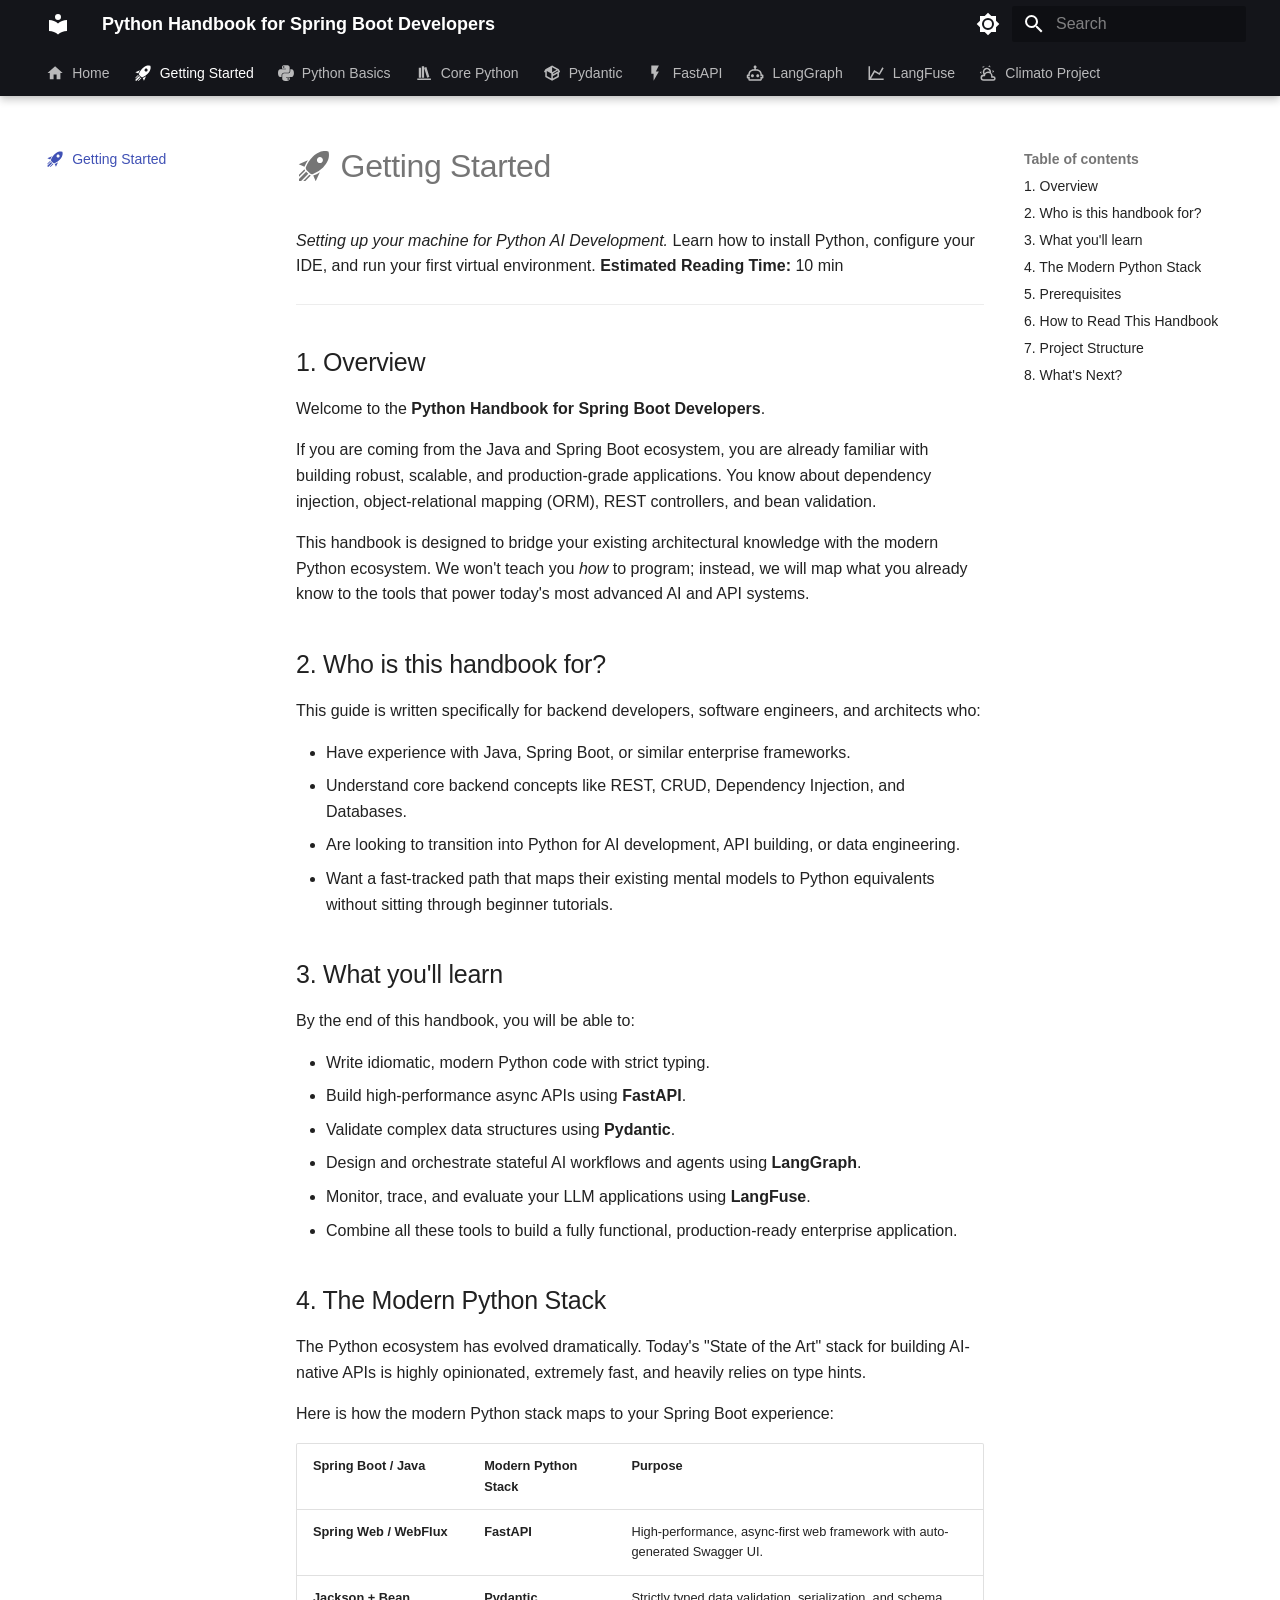
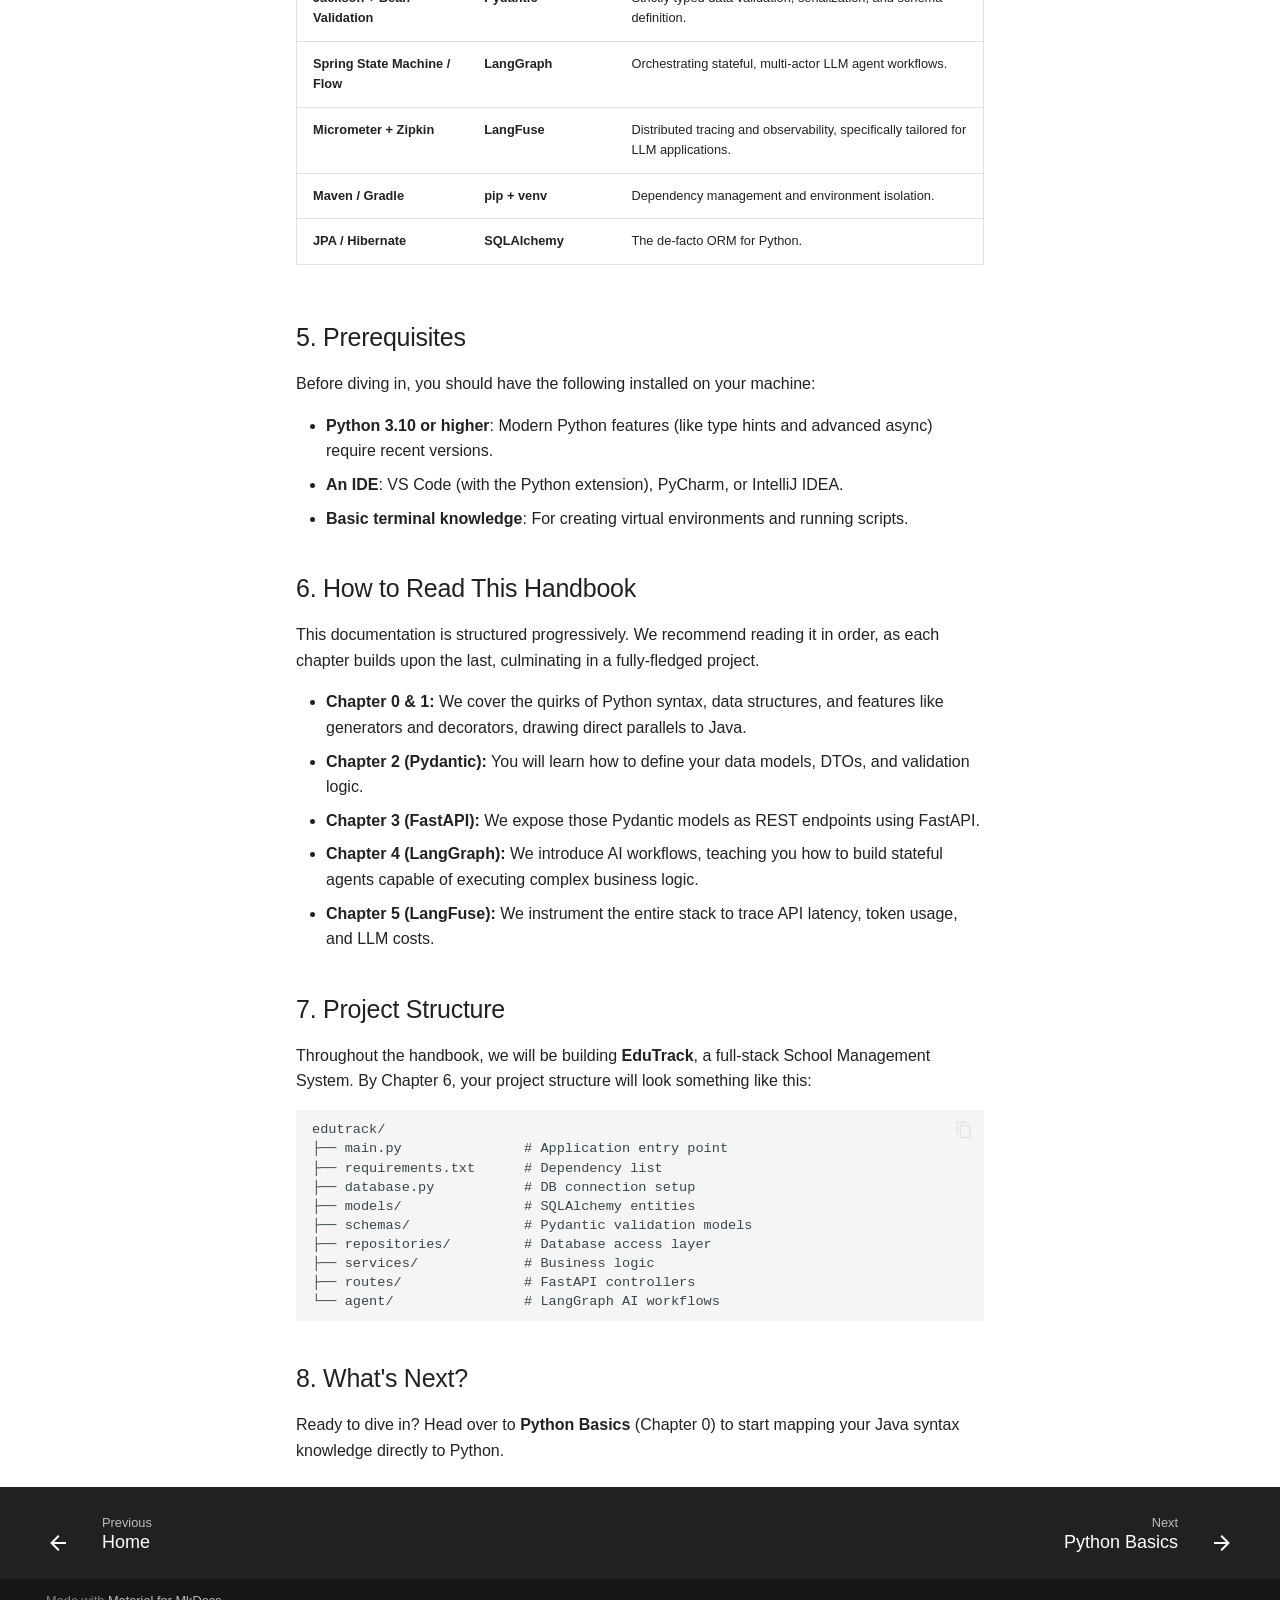
<file: getting-started/index.html>
<!doctype html>
<html lang="en" class="no-js">
  <head>
    
      <meta charset="utf-8">
      <meta name="viewport" content="width=device-width,initial-scale=1">
      
        <meta name="description" content="Learn Python, FastAPI, Pydantic, LangGraph and LangFuse">
      
      
      
        <link rel="canonical" href="https://your-internal-link.accenture.com/getting-started/">
      
      
        <link rel="prev" href="..">
      
      
        <link rel="next" href="../chapter-0/">
      
      
        
      
      
      <link rel="icon" href="../assets/favicon.ico">
      <meta name="generator" content="mkdocs-1.6.1, mkdocs-material-9.7.6">
    
    
      
        <title>Getting Started - Python Handbook for Spring Boot Developers</title>
      
    
    
      <link rel="stylesheet" href="../assets/stylesheets/main.484c7ddc.min.css">
      
        
        <link rel="stylesheet" href="../assets/stylesheets/palette.ab4e12ef.min.css">
      
      


    
    
      
    
    
      
        
        
        <link rel="preconnect" href="https://fonts.gstatic.com" crossorigin>
        <link rel="stylesheet" href="https://fonts.googleapis.com/css?family=Roboto:300,300i,400,400i,700,700i%7CRoboto+Mono:400,400i,700,700i&display=fallback">
        <style>:root{--md-text-font:"Roboto";--md-code-font:"Roboto Mono"}</style>
      
    
    
      <link rel="stylesheet" href="../stylesheets/extra.css">
    
    <script>__md_scope=new URL("..",location),__md_hash=e=>[...e].reduce(((e,_)=>(e<<5)-e+_.charCodeAt(0)),0),__md_get=(e,_=localStorage,t=__md_scope)=>JSON.parse(_.getItem(t.pathname+"."+e)),__md_set=(e,_,t=localStorage,a=__md_scope)=>{try{t.setItem(a.pathname+"."+e,JSON.stringify(_))}catch(e){}}</script>
    
      

    
    
  </head>
  
  
    
    
      
    
    
    
    
    <body dir="ltr" data-md-color-scheme="default" data-md-color-primary="black" data-md-color-accent="deep-purple">
  
    
    <input class="md-toggle" data-md-toggle="drawer" type="checkbox" id="__drawer" autocomplete="off">
    <input class="md-toggle" data-md-toggle="search" type="checkbox" id="__search" autocomplete="off">
    <label class="md-overlay" for="__drawer"></label>
    <div data-md-component="skip">
      
        
        <a href="#getting-started" class="md-skip">
          Skip to content
        </a>
      
    </div>
    <div data-md-component="announce">
      
    </div>
    
    
      

  

<header class="md-header md-header--shadow md-header--lifted" data-md-component="header">
  <nav class="md-header__inner md-grid" aria-label="Header">
    <a href=".." title="Python Handbook for Spring Boot Developers" class="md-header__button md-logo" aria-label="Python Handbook for Spring Boot Developers" data-md-component="logo">
      
  
  <svg xmlns="http://www.w3.org/2000/svg" viewBox="0 0 24 24"><path d="M12 8a3 3 0 0 0 3-3 3 3 0 0 0-3-3 3 3 0 0 0-3 3 3 3 0 0 0 3 3m0 3.54C9.64 9.35 6.5 8 3 8v11c3.5 0 6.64 1.35 9 3.54 2.36-2.19 5.5-3.54 9-3.54V8c-3.5 0-6.64 1.35-9 3.54"/></svg>

    </a>
    <label class="md-header__button md-icon" for="__drawer">
      
      <svg xmlns="http://www.w3.org/2000/svg" viewBox="0 0 24 24"><path d="M3 6h18v2H3zm0 5h18v2H3zm0 5h18v2H3z"/></svg>
    </label>
    <div class="md-header__title" data-md-component="header-title">
      <div class="md-header__ellipsis">
        <div class="md-header__topic">
          <span class="md-ellipsis">
            Python Handbook for Spring Boot Developers
          </span>
        </div>
        <div class="md-header__topic" data-md-component="header-topic">
          <span class="md-ellipsis">
            
              Getting Started
            
          </span>
        </div>
      </div>
    </div>
    
      
        <form class="md-header__option" data-md-component="palette">
  
    
    
    
    <input class="md-option" data-md-color-media="(prefers-color-scheme: light)" data-md-color-scheme="default" data-md-color-primary="black" data-md-color-accent="deep-purple"  aria-label="Switch to dark mode"  type="radio" name="__palette" id="__palette_0">
    
      <label class="md-header__button md-icon" title="Switch to dark mode" for="__palette_1" hidden>
        <svg xmlns="http://www.w3.org/2000/svg" viewBox="0 0 24 24"><path d="M12 8a4 4 0 0 0-4 4 4 4 0 0 0 4 4 4 4 0 0 0 4-4 4 4 0 0 0-4-4m0 10a6 6 0 0 1-6-6 6 6 0 0 1 6-6 6 6 0 0 1 6 6 6 6 0 0 1-6 6m8-9.31V4h-4.69L12 .69 8.69 4H4v4.69L.69 12 4 15.31V20h4.69L12 23.31 15.31 20H20v-4.69L23.31 12z"/></svg>
      </label>
    
  
    
    
    
    <input class="md-option" data-md-color-media="(prefers-color-scheme: dark)" data-md-color-scheme="slate" data-md-color-primary="black" data-md-color-accent="purple"  aria-label="Switch to light mode"  type="radio" name="__palette" id="__palette_1">
    
      <label class="md-header__button md-icon" title="Switch to light mode" for="__palette_0" hidden>
        <svg xmlns="http://www.w3.org/2000/svg" viewBox="0 0 24 24"><path d="M12 18c-.89 0-1.74-.2-2.5-.55C11.56 16.5 13 14.42 13 12s-1.44-4.5-3.5-5.45C10.26 6.2 11.11 6 12 6a6 6 0 0 1 6 6 6 6 0 0 1-6 6m8-9.31V4h-4.69L12 .69 8.69 4H4v4.69L.69 12 4 15.31V20h4.69L12 23.31 15.31 20H20v-4.69L23.31 12z"/></svg>
      </label>
    
  
</form>
      
    
    
      <script>var palette=__md_get("__palette");if(palette&&palette.color){if("(prefers-color-scheme)"===palette.color.media){var media=matchMedia("(prefers-color-scheme: light)"),input=document.querySelector(media.matches?"[data-md-color-media='(prefers-color-scheme: light)']":"[data-md-color-media='(prefers-color-scheme: dark)']");palette.color.media=input.getAttribute("data-md-color-media"),palette.color.scheme=input.getAttribute("data-md-color-scheme"),palette.color.primary=input.getAttribute("data-md-color-primary"),palette.color.accent=input.getAttribute("data-md-color-accent")}for(var[key,value]of Object.entries(palette.color))document.body.setAttribute("data-md-color-"+key,value)}</script>
    
    
    
      
      
        <label class="md-header__button md-icon" for="__search">
          
          <svg xmlns="http://www.w3.org/2000/svg" viewBox="0 0 24 24"><path d="M9.5 3A6.5 6.5 0 0 1 16 9.5c0 1.61-.59 3.09-1.56 4.23l.27.27h.79l5 5-1.5 1.5-5-5v-.79l-.27-.27A6.52 6.52 0 0 1 9.5 16 6.5 6.5 0 0 1 3 9.5 6.5 6.5 0 0 1 9.5 3m0 2C7 5 5 7 5 9.5S7 14 9.5 14 14 12 14 9.5 12 5 9.5 5"/></svg>
        </label>
        <div class="md-search" data-md-component="search" role="dialog">
  <label class="md-search__overlay" for="__search"></label>
  <div class="md-search__inner" role="search">
    <form class="md-search__form" name="search">
      <input type="text" class="md-search__input" name="query" aria-label="Search" placeholder="Search" autocapitalize="off" autocorrect="off" autocomplete="off" spellcheck="false" data-md-component="search-query" required>
      <label class="md-search__icon md-icon" for="__search">
        
        <svg xmlns="http://www.w3.org/2000/svg" viewBox="0 0 24 24"><path d="M9.5 3A6.5 6.5 0 0 1 16 9.5c0 1.61-.59 3.09-1.56 4.23l.27.27h.79l5 5-1.5 1.5-5-5v-.79l-.27-.27A6.52 6.52 0 0 1 9.5 16 6.5 6.5 0 0 1 3 9.5 6.5 6.5 0 0 1 9.5 3m0 2C7 5 5 7 5 9.5S7 14 9.5 14 14 12 14 9.5 12 5 9.5 5"/></svg>
        
        <svg xmlns="http://www.w3.org/2000/svg" viewBox="0 0 24 24"><path d="M20 11v2H8l5.5 5.5-1.42 1.42L4.16 12l7.92-7.92L13.5 5.5 8 11z"/></svg>
      </label>
      <nav class="md-search__options" aria-label="Search">
        
        <button type="reset" class="md-search__icon md-icon" title="Clear" aria-label="Clear" tabindex="-1">
          
          <svg xmlns="http://www.w3.org/2000/svg" viewBox="0 0 24 24"><path d="M19 6.41 17.59 5 12 10.59 6.41 5 5 6.41 10.59 12 5 17.59 6.41 19 12 13.41 17.59 19 19 17.59 13.41 12z"/></svg>
        </button>
      </nav>
      
        <div class="md-search__suggest" data-md-component="search-suggest"></div>
      
    </form>
    <div class="md-search__output">
      <div class="md-search__scrollwrap" tabindex="0" data-md-scrollfix>
        <div class="md-search-result" data-md-component="search-result">
          <div class="md-search-result__meta">
            Initializing search
          </div>
          <ol class="md-search-result__list" role="presentation"></ol>
        </div>
      </div>
    </div>
  </div>
</div>
      
    
    
  </nav>
  
    
      
<nav class="md-tabs" aria-label="Tabs" data-md-component="tabs">
  <div class="md-grid">
    <ul class="md-tabs__list">
      
        
  
  
  
  
    <li class="md-tabs__item">
      <a href=".." class="md-tabs__link">
        
  
  
    
      <svg xmlns="http://www.w3.org/2000/svg" viewBox="0 0 24 24"><path d="M10 20v-6h4v6h5v-8h3L12 3 2 12h3v8z"/></svg>
    
  
  Home

      </a>
    </li>
  

      
        
  
  
  
    
  
  
    <li class="md-tabs__item md-tabs__item--active">
      <a href="./" class="md-tabs__link">
        
  
  
    
      <svg xmlns="http://www.w3.org/2000/svg" viewBox="0 0 24 24"><path d="m13.13 22.19-1.63-3.83c1.57-.58 3.04-1.36 4.4-2.27zM5.64 12.5l-3.83-1.63 6.1-2.77C7 9.46 6.22 10.93 5.64 12.5M21.61 2.39S16.66.269 11 5.93c-2.19 2.19-3.5 4.6-4.35 6.71-.28.75-.09 1.57.46 2.13l2.13 2.12c.55.56 1.37.74 2.12.46A19.1 19.1 0 0 0 18.07 13c5.66-5.66 3.54-10.61 3.54-10.61m-7.07 7.07c-.78-.78-.78-2.05 0-2.83s2.05-.78 2.83 0c.77.78.78 2.05 0 2.83s-2.05.78-2.83 0m-5.66 7.07-1.41-1.41zM6.24 22l3.64-3.64c-.34-.09-.67-.24-.97-.45L4.83 22zM2 22h1.41l4.77-4.76-1.42-1.41L2 20.59zm0-2.83 4.09-4.08c-.21-.3-.36-.62-.45-.97L2 17.76z"/></svg>
    
  
  Getting Started

      </a>
    </li>
  

      
        
  
  
  
  
    <li class="md-tabs__item">
      <a href="../chapter-0/" class="md-tabs__link">
        
  
  
    
      <svg xmlns="http://www.w3.org/2000/svg" viewBox="0 0 448 512"><!--! Font Awesome Free 7.1.0 by @fontawesome - https://fontawesome.com License - https://fontawesome.com/license/free (Icons: CC BY 4.0, Fonts: SIL OFL 1.1, Code: MIT License) Copyright 2025 Fonticons, Inc.--><path d="M439.8 200.5c-7.7-30.9-22.3-54.2-53.4-54.2h-40.1v47.4c0 36.8-31.2 67.8-66.8 67.8H172.7c-29.2 0-53.4 25-53.4 54.3v101.8c0 29 25.2 46 53.4 54.3 33.8 9.9 66.3 11.7 106.8 0 26.9-7.8 53.4-23.5 53.4-54.3v-40.7H226.2v-13.6h160.2c31.1 0 42.6-21.7 53.4-54.2 11.2-33.5 10.7-65.7 0-108.6M286.2 444.7a20.4 20.4 0 1 1 0-40.7 20.4 20.4 0 1 1 0 40.7M167.8 248.1h106.8c29.7 0 53.4-24.5 53.4-54.3V91.9c0-29-24.4-50.7-53.4-55.6-35.8-5.9-74.7-5.6-106.8.1-45.2 8-53.4 24.7-53.4 55.6v40.7h106.9v13.6h-147c-31.1 0-58.3 18.7-66.8 54.2-9.8 40.7-10.2 66.1 0 108.6 7.6 31.6 25.7 54.2 56.8 54.2H101v-48.8c0-35.3 30.5-66.4 66.8-66.4m-6.6-183.4a20.4 20.4 0 1 1 0 40.8 20.4 20.4 0 1 1 0-40.8"/></svg>
    
  
  Python Basics

      </a>
    </li>
  

      
        
  
  
  
  
    <li class="md-tabs__item">
      <a href="../chapter-1/" class="md-tabs__link">
        
  
  
    
      <svg xmlns="http://www.w3.org/2000/svg" viewBox="0 0 24 24"><path d="M9 3v15h3V3zm3 2 4 13 3-1-4-13zM5 5v13h3V5zM3 19v2h18v-2z"/></svg>
    
  
  Core Python

      </a>
    </li>
  

      
        
  
  
  
  
    <li class="md-tabs__item">
      <a href="../chapter-2/" class="md-tabs__link">
        
  
  
    
      <svg xmlns="http://www.w3.org/2000/svg" viewBox="0 0 24 24"><path d="M2 10.96a.985.985 0 0 1-.37-1.37L3.13 7c.11-.2.28-.34.47-.42l7.83-4.4c.16-.12.36-.18.57-.18s.41.06.57.18l7.9 4.44c.19.1.35.26.44.46l1.45 2.52c.28.48.11 1.09-.36 1.36l-1 .58v4.96c0 .38-.21.71-.53.88l-7.9 4.44c-.16.12-.36.18-.57.18s-.41-.06-.57-.18l-7.9-4.44A.99.99 0 0 1 3 16.5v-5.54c-.3.17-.68.18-1 0m10-6.81v6.7l5.96-3.35zM5 15.91l6 3.38v-6.71L5 9.21zm14 0v-3.22l-5 2.9c-.33.18-.7.17-1 .01v3.69zm-5.15-2.55 6.28-3.63-.58-1.01-6.28 3.63z"/></svg>
    
  
  Pydantic

      </a>
    </li>
  

      
        
  
  
  
  
    <li class="md-tabs__item">
      <a href="../chapter-3/" class="md-tabs__link">
        
  
  
    
      <svg xmlns="http://www.w3.org/2000/svg" viewBox="0 0 24 24"><path d="M7 2v11h3v9l7-12h-4l4-8z"/></svg>
    
  
  FastAPI

      </a>
    </li>
  

      
        
  
  
  
  
    <li class="md-tabs__item">
      <a href="../chapter-4/" class="md-tabs__link">
        
  
  
    
      <svg xmlns="http://www.w3.org/2000/svg" viewBox="0 0 24 24"><path d="M17.5 15.5c0 1.11-.89 2-2 2s-2-.89-2-2 .9-2 2-2 2 .9 2 2m-9-2c-1.1 0-2 .9-2 2s.9 2 2 2 2-.89 2-2-.89-2-2-2M23 15v3c0 .55-.45 1-1 1h-1v1c0 1.11-.89 2-2 2H5a2 2 0 0 1-2-2v-1H2c-.55 0-1-.45-1-1v-3c0-.55.45-1 1-1h1c0-3.87 3.13-7 7-7h1V5.73c-.6-.34-1-.99-1-1.73 0-1.1.9-2 2-2s2 .9 2 2c0 .74-.4 1.39-1 1.73V7h1c3.87 0 7 3.13 7 7h1c.55 0 1 .45 1 1m-2 1h-2v-2c0-2.76-2.24-5-5-5h-4c-2.76 0-5 2.24-5 5v2H3v1h2v3h14v-3h2z"/></svg>
    
  
  LangGraph

      </a>
    </li>
  

      
        
  
  
  
  
    <li class="md-tabs__item">
      <a href="../chapter-5/" class="md-tabs__link">
        
  
  
    
      <svg xmlns="http://www.w3.org/2000/svg" viewBox="0 0 24 24"><path d="m16 11.78 4.24-7.33 1.73 1-5.23 9.05-6.51-3.75L5.46 19H22v2H2V3h2v14.54L9.5 8z"/></svg>
    
  
  LangFuse

      </a>
    </li>
  

      
        
  
  
  
  
    <li class="md-tabs__item">
      <a href="../chapter-6/" class="md-tabs__link">
        
  
  
    
      <svg xmlns="http://www.w3.org/2000/svg" viewBox="0 0 24 24"><path d="M12.74 5.47c2.36 1.03 3.61 3.56 3.18 5.99A6 6 0 0 1 18 16v.17a3 3 0 0 1 1-.17 3 3 0 0 1 3 3 3 3 0 0 1-3 3H6a4 4 0 0 1-4-4 4 4 0 0 1 4-4h.27C5 12.45 4.6 10.24 5.5 8.26a5.49 5.49 0 0 1 7.24-2.79m-.81 1.83c-1.77-.8-3.84.01-4.62 1.77-.46 1.02-.38 2.15.1 3.06A5.99 5.99 0 0 1 12 10c.7 0 1.38.12 2 .34a3.51 3.51 0 0 0-2.07-3.04m1.62-3.66c-.55-.24-1.1-.41-1.67-.52l2.49-1.3.9 2.89a7.7 7.7 0 0 0-1.72-1.07m-7.46.8c-.49.35-.92.75-1.29 1.19l.11-2.81 2.96.68c-.62.21-1.22.53-1.78.94M18 9.71c-.09-.59-.22-1.16-.41-1.71l2.38 1.5-2.05 2.23c.11-.65.13-1.33.08-2.02M3.04 11.3c.07.6.2 1.17.39 1.7l-2.37-1.5L3.1 9.28c-.1.65-.13 1.33-.06 2.02M19 18h-3v-2a4 4 0 0 0-4-4 4 4 0 0 0-4 4H6a2 2 0 0 0-2 2 2 2 0 0 0 2 2h13a1 1 0 0 0 1-1 1 1 0 0 0-1-1"/></svg>
    
  
  Climato Project

      </a>
    </li>
  

      
    </ul>
  </div>
</nav>
    
  
</header>
    
    <div class="md-container" data-md-component="container">
      
      
        
      
      <main class="md-main" data-md-component="main">
        <div class="md-main__inner md-grid">
          
            
              
              <div class="md-sidebar md-sidebar--primary" data-md-component="sidebar" data-md-type="navigation" >
                <div class="md-sidebar__scrollwrap">
                  <div class="md-sidebar__inner">
                    


  


<nav class="md-nav md-nav--primary md-nav--lifted" aria-label="Navigation" data-md-level="0">
  <label class="md-nav__title" for="__drawer">
    <a href=".." title="Python Handbook for Spring Boot Developers" class="md-nav__button md-logo" aria-label="Python Handbook for Spring Boot Developers" data-md-component="logo">
      
  
  <svg xmlns="http://www.w3.org/2000/svg" viewBox="0 0 24 24"><path d="M12 8a3 3 0 0 0 3-3 3 3 0 0 0-3-3 3 3 0 0 0-3 3 3 3 0 0 0 3 3m0 3.54C9.64 9.35 6.5 8 3 8v11c3.5 0 6.64 1.35 9 3.54 2.36-2.19 5.5-3.54 9-3.54V8c-3.5 0-6.64 1.35-9 3.54"/></svg>

    </a>
    Python Handbook for Spring Boot Developers
  </label>
  
  <ul class="md-nav__list" data-md-scrollfix>
    
      
      
  
  
  
  
    <li class="md-nav__item">
      <a href=".." class="md-nav__link">
        
  
  
    <svg xmlns="http://www.w3.org/2000/svg" viewBox="0 0 24 24"><path d="M10 20v-6h4v6h5v-8h3L12 3 2 12h3v8z"/></svg>
  
  <span class="md-ellipsis">
    
  
    Home
  

    
  </span>
  
  

      </a>
    </li>
  

    
      
      
  
  
    
  
  
  
    <li class="md-nav__item md-nav__item--active">
      
      <input class="md-nav__toggle md-toggle" type="checkbox" id="__toc">
      
      
        
      
      
        <label class="md-nav__link md-nav__link--active" for="__toc">
          
  
  
    <svg xmlns="http://www.w3.org/2000/svg" viewBox="0 0 24 24"><path d="m13.13 22.19-1.63-3.83c1.57-.58 3.04-1.36 4.4-2.27zM5.64 12.5l-3.83-1.63 6.1-2.77C7 9.46 6.22 10.93 5.64 12.5M21.61 2.39S16.66.269 11 5.93c-2.19 2.19-3.5 4.6-4.35 6.71-.28.75-.09 1.57.46 2.13l2.13 2.12c.55.56 1.37.74 2.12.46A19.1 19.1 0 0 0 18.07 13c5.66-5.66 3.54-10.61 3.54-10.61m-7.07 7.07c-.78-.78-.78-2.05 0-2.83s2.05-.78 2.83 0c.77.78.78 2.05 0 2.83s-2.05.78-2.83 0m-5.66 7.07-1.41-1.41zM6.24 22l3.64-3.64c-.34-.09-.67-.24-.97-.45L4.83 22zM2 22h1.41l4.77-4.76-1.42-1.41L2 20.59zm0-2.83 4.09-4.08c-.21-.3-.36-.62-.45-.97L2 17.76z"/></svg>
  
  <span class="md-ellipsis">
    
  
    Getting Started
  

    
  </span>
  
  

          <span class="md-nav__icon md-icon"></span>
        </label>
      
      <a href="./" class="md-nav__link md-nav__link--active">
        
  
  
    <svg xmlns="http://www.w3.org/2000/svg" viewBox="0 0 24 24"><path d="m13.13 22.19-1.63-3.83c1.57-.58 3.04-1.36 4.4-2.27zM5.64 12.5l-3.83-1.63 6.1-2.77C7 9.46 6.22 10.93 5.64 12.5M21.61 2.39S16.66.269 11 5.93c-2.19 2.19-3.5 4.6-4.35 6.71-.28.75-.09 1.57.46 2.13l2.13 2.12c.55.56 1.37.74 2.12.46A19.1 19.1 0 0 0 18.07 13c5.66-5.66 3.54-10.61 3.54-10.61m-7.07 7.07c-.78-.78-.78-2.05 0-2.83s2.05-.78 2.83 0c.77.78.78 2.05 0 2.83s-2.05.78-2.83 0m-5.66 7.07-1.41-1.41zM6.24 22l3.64-3.64c-.34-.09-.67-.24-.97-.45L4.83 22zM2 22h1.41l4.77-4.76-1.42-1.41L2 20.59zm0-2.83 4.09-4.08c-.21-.3-.36-.62-.45-.97L2 17.76z"/></svg>
  
  <span class="md-ellipsis">
    
  
    Getting Started
  

    
  </span>
  
  

      </a>
      
        

<nav class="md-nav md-nav--secondary" aria-label="Table of contents">
  
  
  
    
  
  
    <label class="md-nav__title" for="__toc">
      <span class="md-nav__icon md-icon"></span>
      Table of contents
    </label>
    <ul class="md-nav__list" data-md-component="toc" data-md-scrollfix>
      
        <li class="md-nav__item">
  <a href="#1-overview" class="md-nav__link">
    <span class="md-ellipsis">
      
        1. Overview
      
    </span>
  </a>
  
</li>
      
        <li class="md-nav__item">
  <a href="#2-who-is-this-handbook-for" class="md-nav__link">
    <span class="md-ellipsis">
      
        2. Who is this handbook for?
      
    </span>
  </a>
  
</li>
      
        <li class="md-nav__item">
  <a href="#3-what-youll-learn" class="md-nav__link">
    <span class="md-ellipsis">
      
        3. What you'll learn
      
    </span>
  </a>
  
</li>
      
        <li class="md-nav__item">
  <a href="#4-the-modern-python-stack" class="md-nav__link">
    <span class="md-ellipsis">
      
        4. The Modern Python Stack
      
    </span>
  </a>
  
</li>
      
        <li class="md-nav__item">
  <a href="#5-prerequisites" class="md-nav__link">
    <span class="md-ellipsis">
      
        5. Prerequisites
      
    </span>
  </a>
  
</li>
      
        <li class="md-nav__item">
  <a href="#6-how-to-read-this-handbook" class="md-nav__link">
    <span class="md-ellipsis">
      
        6. How to Read This Handbook
      
    </span>
  </a>
  
</li>
      
        <li class="md-nav__item">
  <a href="#7-project-structure" class="md-nav__link">
    <span class="md-ellipsis">
      
        7. Project Structure
      
    </span>
  </a>
  
</li>
      
        <li class="md-nav__item">
  <a href="#8-whats-next" class="md-nav__link">
    <span class="md-ellipsis">
      
        8. What's Next?
      
    </span>
  </a>
  
</li>
      
    </ul>
  
</nav>
      
    </li>
  

    
      
      
  
  
  
  
    <li class="md-nav__item">
      <a href="../chapter-0/" class="md-nav__link">
        
  
  
    <svg xmlns="http://www.w3.org/2000/svg" viewBox="0 0 448 512"><!--! Font Awesome Free 7.1.0 by @fontawesome - https://fontawesome.com License - https://fontawesome.com/license/free (Icons: CC BY 4.0, Fonts: SIL OFL 1.1, Code: MIT License) Copyright 2025 Fonticons, Inc.--><path d="M439.8 200.5c-7.7-30.9-22.3-54.2-53.4-54.2h-40.1v47.4c0 36.8-31.2 67.8-66.8 67.8H172.7c-29.2 0-53.4 25-53.4 54.3v101.8c0 29 25.2 46 53.4 54.3 33.8 9.9 66.3 11.7 106.8 0 26.9-7.8 53.4-23.5 53.4-54.3v-40.7H226.2v-13.6h160.2c31.1 0 42.6-21.7 53.4-54.2 11.2-33.5 10.7-65.7 0-108.6M286.2 444.7a20.4 20.4 0 1 1 0-40.7 20.4 20.4 0 1 1 0 40.7M167.8 248.1h106.8c29.7 0 53.4-24.5 53.4-54.3V91.9c0-29-24.4-50.7-53.4-55.6-35.8-5.9-74.7-5.6-106.8.1-45.2 8-53.4 24.7-53.4 55.6v40.7h106.9v13.6h-147c-31.1 0-58.3 18.7-66.8 54.2-9.8 40.7-10.2 66.1 0 108.6 7.6 31.6 25.7 54.2 56.8 54.2H101v-48.8c0-35.3 30.5-66.4 66.8-66.4m-6.6-183.4a20.4 20.4 0 1 1 0 40.8 20.4 20.4 0 1 1 0-40.8"/></svg>
  
  <span class="md-ellipsis">
    
  
    Python Basics
  

    
  </span>
  
  

      </a>
    </li>
  

    
      
      
  
  
  
  
    <li class="md-nav__item">
      <a href="../chapter-1/" class="md-nav__link">
        
  
  
    <svg xmlns="http://www.w3.org/2000/svg" viewBox="0 0 24 24"><path d="M9 3v15h3V3zm3 2 4 13 3-1-4-13zM5 5v13h3V5zM3 19v2h18v-2z"/></svg>
  
  <span class="md-ellipsis">
    
  
    Core Python
  

    
  </span>
  
  

      </a>
    </li>
  

    
      
      
  
  
  
  
    <li class="md-nav__item">
      <a href="../chapter-2/" class="md-nav__link">
        
  
  
    <svg xmlns="http://www.w3.org/2000/svg" viewBox="0 0 24 24"><path d="M2 10.96a.985.985 0 0 1-.37-1.37L3.13 7c.11-.2.28-.34.47-.42l7.83-4.4c.16-.12.36-.18.57-.18s.41.06.57.18l7.9 4.44c.19.1.35.26.44.46l1.45 2.52c.28.48.11 1.09-.36 1.36l-1 .58v4.96c0 .38-.21.71-.53.88l-7.9 4.44c-.16.12-.36.18-.57.18s-.41-.06-.57-.18l-7.9-4.44A.99.99 0 0 1 3 16.5v-5.54c-.3.17-.68.18-1 0m10-6.81v6.7l5.96-3.35zM5 15.91l6 3.38v-6.71L5 9.21zm14 0v-3.22l-5 2.9c-.33.18-.7.17-1 .01v3.69zm-5.15-2.55 6.28-3.63-.58-1.01-6.28 3.63z"/></svg>
  
  <span class="md-ellipsis">
    
  
    Pydantic
  

    
  </span>
  
  

      </a>
    </li>
  

    
      
      
  
  
  
  
    <li class="md-nav__item">
      <a href="../chapter-3/" class="md-nav__link">
        
  
  
    <svg xmlns="http://www.w3.org/2000/svg" viewBox="0 0 24 24"><path d="M7 2v11h3v9l7-12h-4l4-8z"/></svg>
  
  <span class="md-ellipsis">
    
  
    FastAPI
  

    
  </span>
  
  

      </a>
    </li>
  

    
      
      
  
  
  
  
    <li class="md-nav__item">
      <a href="../chapter-4/" class="md-nav__link">
        
  
  
    <svg xmlns="http://www.w3.org/2000/svg" viewBox="0 0 24 24"><path d="M17.5 15.5c0 1.11-.89 2-2 2s-2-.89-2-2 .9-2 2-2 2 .9 2 2m-9-2c-1.1 0-2 .9-2 2s.9 2 2 2 2-.89 2-2-.89-2-2-2M23 15v3c0 .55-.45 1-1 1h-1v1c0 1.11-.89 2-2 2H5a2 2 0 0 1-2-2v-1H2c-.55 0-1-.45-1-1v-3c0-.55.45-1 1-1h1c0-3.87 3.13-7 7-7h1V5.73c-.6-.34-1-.99-1-1.73 0-1.1.9-2 2-2s2 .9 2 2c0 .74-.4 1.39-1 1.73V7h1c3.87 0 7 3.13 7 7h1c.55 0 1 .45 1 1m-2 1h-2v-2c0-2.76-2.24-5-5-5h-4c-2.76 0-5 2.24-5 5v2H3v1h2v3h14v-3h2z"/></svg>
  
  <span class="md-ellipsis">
    
  
    LangGraph
  

    
  </span>
  
  

      </a>
    </li>
  

    
      
      
  
  
  
  
    <li class="md-nav__item">
      <a href="../chapter-5/" class="md-nav__link">
        
  
  
    <svg xmlns="http://www.w3.org/2000/svg" viewBox="0 0 24 24"><path d="m16 11.78 4.24-7.33 1.73 1-5.23 9.05-6.51-3.75L5.46 19H22v2H2V3h2v14.54L9.5 8z"/></svg>
  
  <span class="md-ellipsis">
    
  
    LangFuse
  

    
  </span>
  
  

      </a>
    </li>
  

    
      
      
  
  
  
  
    <li class="md-nav__item">
      <a href="../chapter-6/" class="md-nav__link">
        
  
  
    <svg xmlns="http://www.w3.org/2000/svg" viewBox="0 0 24 24"><path d="M12.74 5.47c2.36 1.03 3.61 3.56 3.18 5.99A6 6 0 0 1 18 16v.17a3 3 0 0 1 1-.17 3 3 0 0 1 3 3 3 3 0 0 1-3 3H6a4 4 0 0 1-4-4 4 4 0 0 1 4-4h.27C5 12.45 4.6 10.24 5.5 8.26a5.49 5.49 0 0 1 7.24-2.79m-.81 1.83c-1.77-.8-3.84.01-4.62 1.77-.46 1.02-.38 2.15.1 3.06A5.99 5.99 0 0 1 12 10c.7 0 1.38.12 2 .34a3.51 3.51 0 0 0-2.07-3.04m1.62-3.66c-.55-.24-1.1-.41-1.67-.52l2.49-1.3.9 2.89a7.7 7.7 0 0 0-1.72-1.07m-7.46.8c-.49.35-.92.75-1.29 1.19l.11-2.81 2.96.68c-.62.21-1.22.53-1.78.94M18 9.71c-.09-.59-.22-1.16-.41-1.71l2.38 1.5-2.05 2.23c.11-.65.13-1.33.08-2.02M3.04 11.3c.07.6.2 1.17.39 1.7l-2.37-1.5L3.1 9.28c-.1.65-.13 1.33-.06 2.02M19 18h-3v-2a4 4 0 0 0-4-4 4 4 0 0 0-4 4H6a2 2 0 0 0-2 2 2 2 0 0 0 2 2h13a1 1 0 0 0 1-1 1 1 0 0 0-1-1"/></svg>
  
  <span class="md-ellipsis">
    
  
    Climato Project
  

    
  </span>
  
  

      </a>
    </li>
  

    
  </ul>
</nav>
                  </div>
                </div>
              </div>
            
            
              
              <div class="md-sidebar md-sidebar--secondary" data-md-component="sidebar" data-md-type="toc" >
                <div class="md-sidebar__scrollwrap">
                  <div class="md-sidebar__inner">
                    

<nav class="md-nav md-nav--secondary" aria-label="Table of contents">
  
  
  
    
  
  
    <label class="md-nav__title" for="__toc">
      <span class="md-nav__icon md-icon"></span>
      Table of contents
    </label>
    <ul class="md-nav__list" data-md-component="toc" data-md-scrollfix>
      
        <li class="md-nav__item">
  <a href="#1-overview" class="md-nav__link">
    <span class="md-ellipsis">
      
        1. Overview
      
    </span>
  </a>
  
</li>
      
        <li class="md-nav__item">
  <a href="#2-who-is-this-handbook-for" class="md-nav__link">
    <span class="md-ellipsis">
      
        2. Who is this handbook for?
      
    </span>
  </a>
  
</li>
      
        <li class="md-nav__item">
  <a href="#3-what-youll-learn" class="md-nav__link">
    <span class="md-ellipsis">
      
        3. What you'll learn
      
    </span>
  </a>
  
</li>
      
        <li class="md-nav__item">
  <a href="#4-the-modern-python-stack" class="md-nav__link">
    <span class="md-ellipsis">
      
        4. The Modern Python Stack
      
    </span>
  </a>
  
</li>
      
        <li class="md-nav__item">
  <a href="#5-prerequisites" class="md-nav__link">
    <span class="md-ellipsis">
      
        5. Prerequisites
      
    </span>
  </a>
  
</li>
      
        <li class="md-nav__item">
  <a href="#6-how-to-read-this-handbook" class="md-nav__link">
    <span class="md-ellipsis">
      
        6. How to Read This Handbook
      
    </span>
  </a>
  
</li>
      
        <li class="md-nav__item">
  <a href="#7-project-structure" class="md-nav__link">
    <span class="md-ellipsis">
      
        7. Project Structure
      
    </span>
  </a>
  
</li>
      
        <li class="md-nav__item">
  <a href="#8-whats-next" class="md-nav__link">
    <span class="md-ellipsis">
      
        8. What's Next?
      
    </span>
  </a>
  
</li>
      
    </ul>
  
</nav>
                  </div>
                </div>
              </div>
            
          
          
            <div class="md-content" data-md-component="content">
              
              <article class="md-content__inner md-typeset">
                
                  



<h1 id="getting-started"><span class="twemoji"><svg xmlns="http://www.w3.org/2000/svg" viewBox="0 0 24 24"><path d="m13.13 22.19-1.63-3.83c1.57-.58 3.04-1.36 4.4-2.27zM5.64 12.5l-3.83-1.63 6.1-2.77C7 9.46 6.22 10.93 5.64 12.5M21.61 2.39S16.66.269 11 5.93c-2.19 2.19-3.5 4.6-4.35 6.71-.28.75-.09 1.57.46 2.13l2.13 2.12c.55.56 1.37.74 2.12.46A19.1 19.1 0 0 0 18.07 13c5.66-5.66 3.54-10.61 3.54-10.61m-7.07 7.07c-.78-.78-.78-2.05 0-2.83s2.05-.78 2.83 0c.77.78.78 2.05 0 2.83s-2.05.78-2.83 0m-5.66 7.07-1.41-1.41zM6.24 22l3.64-3.64c-.34-.09-.67-.24-.97-.45L4.83 22zM2 22h1.41l4.77-4.76-1.42-1.41L2 20.59zm0-2.83 4.09-4.08c-.21-.3-.36-.62-.45-.97L2 17.76z"/></svg></span> Getting Started<a class="headerlink" href="#getting-started" title="Permanent link">&para;</a></h1>
<p><em>Setting up your machine for Python AI Development.</em>
Learn how to install Python, configure your IDE, and run your first virtual environment.
<strong>Estimated Reading Time:</strong> 10 min</p>
<hr />
<h2 id="1-overview">1. Overview<a class="headerlink" href="#1-overview" title="Permanent link">&para;</a></h2>
<p>Welcome to the <strong>Python Handbook for Spring Boot Developers</strong>.</p>
<p>If you are coming from the Java and Spring Boot ecosystem, you are already familiar with building robust, scalable, and production-grade applications. You know about dependency injection, object-relational mapping (ORM), REST controllers, and bean validation. </p>
<p>This handbook is designed to bridge your existing architectural knowledge with the modern Python ecosystem. We won't teach you <em>how</em> to program; instead, we will map what you already know to the tools that power today's most advanced AI and API systems.</p>
<h2 id="2-who-is-this-handbook-for">2. Who is this handbook for?<a class="headerlink" href="#2-who-is-this-handbook-for" title="Permanent link">&para;</a></h2>
<p>This guide is written specifically for backend developers, software engineers, and architects who:</p>
<ul>
<li>Have experience with Java, Spring Boot, or similar enterprise frameworks.</li>
<li>Understand core backend concepts like REST, CRUD, Dependency Injection, and Databases.</li>
<li>Are looking to transition into Python for AI development, API building, or data engineering.</li>
<li>Want a fast-tracked path that maps their existing mental models to Python equivalents without sitting through beginner tutorials.</li>
</ul>
<h2 id="3-what-youll-learn">3. What you'll learn<a class="headerlink" href="#3-what-youll-learn" title="Permanent link">&para;</a></h2>
<p>By the end of this handbook, you will be able to:</p>
<ul>
<li>Write idiomatic, modern Python code with strict typing.</li>
<li>Build high-performance async APIs using <strong>FastAPI</strong>.</li>
<li>Validate complex data structures using <strong>Pydantic</strong>.</li>
<li>Design and orchestrate stateful AI workflows and agents using <strong>LangGraph</strong>.</li>
<li>Monitor, trace, and evaluate your LLM applications using <strong>LangFuse</strong>.</li>
<li>Combine all these tools to build a fully functional, production-ready enterprise application.</li>
</ul>
<h2 id="4-the-modern-python-stack">4. The Modern Python Stack<a class="headerlink" href="#4-the-modern-python-stack" title="Permanent link">&para;</a></h2>
<p>The Python ecosystem has evolved dramatically. Today's "State of the Art" stack for building AI-native APIs is highly opinionated, extremely fast, and heavily relies on type hints. </p>
<p>Here is how the modern Python stack maps to your Spring Boot experience:</p>
<table>
<thead>
<tr>
<th style="text-align: left;"><strong>Spring Boot / Java</strong></th>
<th style="text-align: left;"><strong>Modern Python Stack</strong></th>
<th style="text-align: left;"><strong>Purpose</strong></th>
</tr>
</thead>
<tbody>
<tr>
<td style="text-align: left;"><strong>Spring Web / WebFlux</strong></td>
<td style="text-align: left;"><strong>FastAPI</strong></td>
<td style="text-align: left;">High-performance, async-first web framework with auto-generated Swagger UI.</td>
</tr>
<tr>
<td style="text-align: left;"><strong>Jackson + Bean Validation</strong></td>
<td style="text-align: left;"><strong>Pydantic</strong></td>
<td style="text-align: left;">Strictly typed data validation, serialization, and schema definition.</td>
</tr>
<tr>
<td style="text-align: left;"><strong>Spring State Machine / Flow</strong></td>
<td style="text-align: left;"><strong>LangGraph</strong></td>
<td style="text-align: left;">Orchestrating stateful, multi-actor LLM agent workflows.</td>
</tr>
<tr>
<td style="text-align: left;"><strong>Micrometer + Zipkin</strong></td>
<td style="text-align: left;"><strong>LangFuse</strong></td>
<td style="text-align: left;">Distributed tracing and observability, specifically tailored for LLM applications.</td>
</tr>
<tr>
<td style="text-align: left;"><strong>Maven / Gradle</strong></td>
<td style="text-align: left;"><strong>pip + venv</strong></td>
<td style="text-align: left;">Dependency management and environment isolation.</td>
</tr>
<tr>
<td style="text-align: left;"><strong>JPA / Hibernate</strong></td>
<td style="text-align: left;"><strong>SQLAlchemy</strong></td>
<td style="text-align: left;">The de-facto ORM for Python.</td>
</tr>
</tbody>
</table>
<h2 id="5-prerequisites">5. Prerequisites<a class="headerlink" href="#5-prerequisites" title="Permanent link">&para;</a></h2>
<p>Before diving in, you should have the following installed on your machine:</p>
<ul>
<li><strong>Python 3.10 or higher</strong>: Modern Python features (like type hints and advanced async) require recent versions.</li>
<li><strong>An IDE</strong>: VS Code (with the Python extension), PyCharm, or IntelliJ IDEA.</li>
<li><strong>Basic terminal knowledge</strong>: For creating virtual environments and running scripts.</li>
</ul>
<h2 id="6-how-to-read-this-handbook">6. How to Read This Handbook<a class="headerlink" href="#6-how-to-read-this-handbook" title="Permanent link">&para;</a></h2>
<p>This documentation is structured progressively. We recommend reading it in order, as each chapter builds upon the last, culminating in a fully-fledged project.</p>
<ul>
<li><strong>Chapter 0 &amp; 1:</strong> We cover the quirks of Python syntax, data structures, and features like generators and decorators, drawing direct parallels to Java.</li>
<li><strong>Chapter 2 (Pydantic):</strong> You will learn how to define your data models, DTOs, and validation logic.</li>
<li><strong>Chapter 3 (FastAPI):</strong> We expose those Pydantic models as REST endpoints using FastAPI.</li>
<li><strong>Chapter 4 (LangGraph):</strong> We introduce AI workflows, teaching you how to build stateful agents capable of executing complex business logic.</li>
<li><strong>Chapter 5 (LangFuse):</strong> We instrument the entire stack to trace API latency, token usage, and LLM costs.</li>
</ul>
<h2 id="7-project-structure">7. Project Structure<a class="headerlink" href="#7-project-structure" title="Permanent link">&para;</a></h2>
<p>Throughout the handbook, we will be building <strong>EduTrack</strong>, a full-stack School Management System. By Chapter 6, your project structure will look something like this:</p>
<div class="language-text highlight"><pre><span></span><code><span id="__span-0-1"><a id="__codelineno-0-1" name="__codelineno-0-1" href="#__codelineno-0-1"></a>edutrack/
</span><span id="__span-0-2"><a id="__codelineno-0-2" name="__codelineno-0-2" href="#__codelineno-0-2"></a>├── main.py               # Application entry point
</span><span id="__span-0-3"><a id="__codelineno-0-3" name="__codelineno-0-3" href="#__codelineno-0-3"></a>├── requirements.txt      # Dependency list
</span><span id="__span-0-4"><a id="__codelineno-0-4" name="__codelineno-0-4" href="#__codelineno-0-4"></a>├── database.py           # DB connection setup
</span><span id="__span-0-5"><a id="__codelineno-0-5" name="__codelineno-0-5" href="#__codelineno-0-5"></a>├── models/               # SQLAlchemy entities
</span><span id="__span-0-6"><a id="__codelineno-0-6" name="__codelineno-0-6" href="#__codelineno-0-6"></a>├── schemas/              # Pydantic validation models
</span><span id="__span-0-7"><a id="__codelineno-0-7" name="__codelineno-0-7" href="#__codelineno-0-7"></a>├── repositories/         # Database access layer
</span><span id="__span-0-8"><a id="__codelineno-0-8" name="__codelineno-0-8" href="#__codelineno-0-8"></a>├── services/             # Business logic
</span><span id="__span-0-9"><a id="__codelineno-0-9" name="__codelineno-0-9" href="#__codelineno-0-9"></a>├── routes/               # FastAPI controllers
</span><span id="__span-0-10"><a id="__codelineno-0-10" name="__codelineno-0-10" href="#__codelineno-0-10"></a>└── agent/                # LangGraph AI workflows
</span></code></pre></div>
<h2 id="8-whats-next">8. What's Next?<a class="headerlink" href="#8-whats-next" title="Permanent link">&para;</a></h2>
<p>Ready to dive in? Head over to <strong>Python Basics</strong> (Chapter 0) to start mapping your Java syntax knowledge directly to Python.</p>







  
  






                
              </article>
            </div>
          
          
<script>var target=document.getElementById(location.hash.slice(1));target&&target.name&&(target.checked=target.name.startsWith("__tabbed_"))</script>
        </div>
        
          <button type="button" class="md-top md-icon" data-md-component="top" hidden>
  
  <svg xmlns="http://www.w3.org/2000/svg" viewBox="0 0 24 24"><path d="M13 20h-2V8l-5.5 5.5-1.42-1.42L12 4.16l7.92 7.92-1.42 1.42L13 8z"/></svg>
  Back to top
</button>
        
      </main>
      
        <footer class="md-footer">
  
    
      
      <nav class="md-footer__inner md-grid" aria-label="Footer" >
        
          
          <a href=".." class="md-footer__link md-footer__link--prev" aria-label="Previous: Home">
            <div class="md-footer__button md-icon">
              
              <svg xmlns="http://www.w3.org/2000/svg" viewBox="0 0 24 24"><path d="M20 11v2H8l5.5 5.5-1.42 1.42L4.16 12l7.92-7.92L13.5 5.5 8 11z"/></svg>
            </div>
            <div class="md-footer__title">
              <span class="md-footer__direction">
                Previous
              </span>
              <div class="md-ellipsis">
                Home
              </div>
            </div>
          </a>
        
        
          
          <a href="../chapter-0/" class="md-footer__link md-footer__link--next" aria-label="Next: Python Basics">
            <div class="md-footer__title">
              <span class="md-footer__direction">
                Next
              </span>
              <div class="md-ellipsis">
                Python Basics
              </div>
            </div>
            <div class="md-footer__button md-icon">
              
              <svg xmlns="http://www.w3.org/2000/svg" viewBox="0 0 24 24"><path d="M4 11v2h12l-5.5 5.5 1.42 1.42L19.84 12l-7.92-7.92L10.5 5.5 16 11z"/></svg>
            </div>
          </a>
        
      </nav>
    
  
  <div class="md-footer-meta md-typeset">
    <div class="md-footer-meta__inner md-grid">
      <div class="md-copyright">
  
  
    Made with
    <a href="https://squidfunk.github.io/mkdocs-material/" target="_blank" rel="noopener">
      Material for MkDocs
    </a>
  
</div>
      
    </div>
  </div>
</footer>
      
    </div>
    <div class="md-dialog" data-md-component="dialog">
      <div class="md-dialog__inner md-typeset"></div>
    </div>
    
    
    
      
      
      <script id="__config" type="application/json">{"annotate": null, "base": "..", "features": ["navigation.tabs", "navigation.tabs.sticky", "navigation.instant", "navigation.tracking", "navigation.top", "navigation.footer", "search.highlight", "search.suggest", "content.code.copy", "content.code.annotate", "toc.follow"], "search": "../assets/javascripts/workers/search.2c215733.min.js", "tags": null, "translations": {"clipboard.copied": "Copied to clipboard", "clipboard.copy": "Copy to clipboard", "search.result.more.one": "1 more on this page", "search.result.more.other": "# more on this page", "search.result.none": "No matching documents", "search.result.one": "1 matching document", "search.result.other": "# matching documents", "search.result.placeholder": "Type to start searching", "search.result.term.missing": "Missing", "select.version": "Select version"}, "version": null}</script>
    
    
      <script src="../assets/javascripts/bundle.79ae519e.min.js"></script>
      
    
  </body>
</html>
</file>
<file: stylesheets/extra.css>
/* Custom Typography */
:root {
  --md-text-font: "Inter", -apple-system, BlinkMacSystemFont, Helvetica, Arial, sans-serif;
  --md-code-font: "Fira Code", JetBrains Mono, monospace;
}

/* Make Admonitions (Notes) look sleeker */
.md-typeset .admonition {
  border-left: 0.2rem solid var(--md-accent-fg-color);
  border-radius: 6px;
  box-shadow: 0 2px 4px rgba(0,0,0,0.05);
}
</file>
<file: assets/stylesheets/main.484c7ddc.min.css>
@charset "UTF-8";html{-webkit-text-size-adjust:none;-moz-text-size-adjust:none;text-size-adjust:none;box-sizing:border-box}*,:after,:before{box-sizing:inherit}@media (prefers-reduced-motion){*,:after,:before{transition:none!important}}body{margin:0}a,button,input,label{-webkit-tap-highlight-color:transparent}a{color:inherit;text-decoration:none}hr{border:0;box-sizing:initial;display:block;height:.05rem;overflow:visible;padding:0}small{font-size:80%}sub,sup{line-height:1em}img{border-style:none}table{border-collapse:initial;border-spacing:0}td,th{font-weight:400;vertical-align:top}button{background:#0000;border:0;font-family:inherit;font-size:inherit;margin:0;padding:0}input{border:0;outline:none}:root{--md-primary-fg-color:#4051b5;--md-primary-fg-color--light:#5d6cc0;--md-primary-fg-color--dark:#303fa1;--md-primary-bg-color:#fff;--md-primary-bg-color--light:#ffffffb3;--md-accent-fg-color:#526cfe;--md-accent-fg-color--transparent:#526cfe1a;--md-accent-bg-color:#fff;--md-accent-bg-color--light:#ffffffb3}[data-md-color-scheme=default]{color-scheme:light}[data-md-color-scheme=default] img[src$="#gh-dark-mode-only"],[data-md-color-scheme=default] img[src$="#only-dark"]{display:none}:root,[data-md-color-scheme=default]{--md-hue:225deg;--md-default-fg-color:#000000de;--md-default-fg-color--light:#0000008a;--md-default-fg-color--lighter:#00000052;--md-default-fg-color--lightest:#00000012;--md-default-bg-color:#fff;--md-default-bg-color--light:#ffffffb3;--md-default-bg-color--lighter:#ffffff4d;--md-default-bg-color--lightest:#ffffff1f;--md-code-fg-color:#36464e;--md-code-bg-color:#f5f5f5;--md-code-bg-color--light:#f5f5f5b3;--md-code-bg-color--lighter:#f5f5f54d;--md-code-hl-color:#4287ff;--md-code-hl-color--light:#4287ff1a;--md-code-hl-number-color:#d52a2a;--md-code-hl-special-color:#db1457;--md-code-hl-function-color:#a846b9;--md-code-hl-constant-color:#6e59d9;--md-code-hl-keyword-color:#3f6ec6;--md-code-hl-string-color:#1c7d4d;--md-code-hl-name-color:var(--md-code-fg-color);--md-code-hl-operator-color:var(--md-default-fg-color--light);--md-code-hl-punctuation-color:var(--md-default-fg-color--light);--md-code-hl-comment-color:var(--md-default-fg-color--light);--md-code-hl-generic-color:var(--md-default-fg-color--light);--md-code-hl-variable-color:var(--md-default-fg-color--light);--md-typeset-color:var(--md-default-fg-color);--md-typeset-a-color:var(--md-primary-fg-color);--md-typeset-del-color:#f5503d26;--md-typeset-ins-color:#0bd57026;--md-typeset-kbd-color:#fafafa;--md-typeset-kbd-accent-color:#fff;--md-typeset-kbd-border-color:#b8b8b8;--md-typeset-mark-color:#ffff0080;--md-typeset-table-color:#0000001f;--md-typeset-table-color--light:rgba(0,0,0,.035);--md-admonition-fg-color:var(--md-default-fg-color);--md-admonition-bg-color:var(--md-default-bg-color);--md-warning-fg-color:#000000de;--md-warning-bg-color:#ff9;--md-footer-fg-color:#fff;--md-footer-fg-color--light:#ffffffb3;--md-footer-fg-color--lighter:#ffffff73;--md-footer-bg-color:#000000de;--md-footer-bg-color--dark:#00000052;--md-shadow-z1:0 0.2rem 0.5rem #0000000d,0 0 0.05rem #0000001a;--md-shadow-z2:0 0.2rem 0.5rem #0000001a,0 0 0.05rem #00000040;--md-shadow-z3:0 0.2rem 0.5rem #0003,0 0 0.05rem #00000059}.md-icon svg{fill:currentcolor;display:block;height:1.2rem;width:1.2rem}body{-webkit-font-smoothing:antialiased;-moz-osx-font-smoothing:grayscale;--md-text-font-family:var(--md-text-font,_),-apple-system,BlinkMacSystemFont,Helvetica,Arial,sans-serif;--md-code-font-family:var(--md-code-font,_),SFMono-Regular,Consolas,Menlo,monospace}aside,body,input{font-feature-settings:"kern","liga";color:var(--md-typeset-color);font-family:var(--md-text-font-family)}code,kbd,pre{font-feature-settings:"kern";font-family:var(--md-code-font-family)}:root{--md-typeset-table-sort-icon:url('data:image/svg+xml;charset=utf-8,<svg xmlns="http://www.w3.org/2000/svg" viewBox="0 0 24 24"><path d="m18 21-4-4h3V7h-3l4-4 4 4h-3v10h3M2 19v-2h10v2M2 13v-2h7v2M2 7V5h4v2z"/></svg>');--md-typeset-table-sort-icon--asc:url('data:image/svg+xml;charset=utf-8,<svg xmlns="http://www.w3.org/2000/svg" viewBox="0 0 24 24"><path d="M19 17h3l-4 4-4-4h3V3h2M2 17h10v2H2M6 5v2H2V5m0 6h7v2H2z"/></svg>');--md-typeset-table-sort-icon--desc:url('data:image/svg+xml;charset=utf-8,<svg xmlns="http://www.w3.org/2000/svg" viewBox="0 0 24 24"><path d="M19 7h3l-4-4-4 4h3v14h2M2 17h10v2H2M6 5v2H2V5m0 6h7v2H2z"/></svg>')}.md-typeset{-webkit-print-color-adjust:exact;color-adjust:exact;font-size:.8rem;line-height:1.6;overflow-wrap:break-word}@media print{.md-typeset{font-size:.68rem}}.md-typeset blockquote,.md-typeset dl,.md-typeset figure,.md-typeset ol,.md-typeset pre,.md-typeset ul{margin-bottom:1em;margin-top:1em}.md-typeset h1{color:var(--md-default-fg-color--light);font-size:2em;line-height:1.3;margin:0 0 1.25em}.md-typeset h1,.md-typeset h2{font-weight:300;letter-spacing:-.01em}.md-typeset h2{font-size:1.5625em;line-height:1.4;margin:1.6em 0 .64em}.md-typeset h3{font-size:1.25em;font-weight:400;letter-spacing:-.01em;line-height:1.5;margin:1.6em 0 .8em}.md-typeset h2+h3{margin-top:.8em}.md-typeset h4{font-weight:700;letter-spacing:-.01em;margin:1em 0}.md-typeset h5,.md-typeset h6{color:var(--md-default-fg-color--light);font-size:.8em;font-weight:700;letter-spacing:-.01em;margin:1.25em 0}.md-typeset h5{text-transform:uppercase}.md-typeset h5 code{text-transform:none}.md-typeset hr{border-bottom:.05rem solid var(--md-default-fg-color--lightest);display:flow-root;margin:1.5em 0}.md-typeset a{color:var(--md-typeset-a-color);word-break:break-word}.md-typeset a,.md-typeset a:before{transition:color 125ms}.md-typeset a:focus,.md-typeset a:hover{color:var(--md-accent-fg-color)}.md-typeset a:focus code,.md-typeset a:hover code{background-color:var(--md-accent-fg-color--transparent);color:var(--md-accent-fg-color)}.md-typeset a code{color:var(--md-typeset-a-color)}.md-typeset a.focus-visible{outline-color:var(--md-accent-fg-color);outline-offset:.2rem}.md-typeset code,.md-typeset kbd,.md-typeset pre{color:var(--md-code-fg-color);direction:ltr;font-variant-ligatures:none;transition:background-color 125ms}@media print{.md-typeset code,.md-typeset kbd,.md-typeset pre{white-space:pre-wrap}}.md-typeset code{background-color:var(--md-code-bg-color);border-radius:.1rem;-webkit-box-decoration-break:clone;box-decoration-break:clone;font-size:.85em;padding:0 .2941176471em;transition:color 125ms,background-color 125ms;word-break:break-word}.md-typeset code:not(.focus-visible){-webkit-tap-highlight-color:transparent;outline:none}.md-typeset pre{display:flow-root;line-height:1.4;position:relative}.md-typeset pre>code{-webkit-box-decoration-break:slice;box-decoration-break:slice;box-shadow:none;display:block;margin:0;outline-color:var(--md-accent-fg-color);overflow:auto;padding:.7720588235em 1.1764705882em;scrollbar-color:var(--md-default-fg-color--lighter) #0000;scrollbar-width:thin;touch-action:auto;word-break:normal}.md-typeset pre>code:hover{scrollbar-color:var(--md-accent-fg-color) #0000}.md-typeset pre>code::-webkit-scrollbar{height:.2rem;width:.2rem}.md-typeset pre>code::-webkit-scrollbar-thumb{background-color:var(--md-default-fg-color--lighter)}.md-typeset pre>code::-webkit-scrollbar-thumb:hover{background-color:var(--md-accent-fg-color)}.md-typeset kbd{background-color:var(--md-typeset-kbd-color);border-radius:.1rem;box-shadow:0 .1rem 0 .05rem var(--md-typeset-kbd-border-color),0 .1rem 0 var(--md-typeset-kbd-border-color),0 -.1rem .2rem var(--md-typeset-kbd-accent-color) inset;color:var(--md-default-fg-color);display:inline-block;font-size:.75em;padding:0 .6666666667em;vertical-align:text-top;word-break:break-word}.md-typeset mark{background-color:var(--md-typeset-mark-color);-webkit-box-decoration-break:clone;box-decoration-break:clone;color:inherit;word-break:break-word}.md-typeset abbr{cursor:help;text-decoration:none}.md-typeset [data-preview],.md-typeset abbr{border-bottom:.05rem dotted var(--md-default-fg-color--light)}.md-typeset small{opacity:.75}[dir=ltr] .md-typeset sub,[dir=ltr] .md-typeset sup{margin-left:.078125em}[dir=rtl] .md-typeset sub,[dir=rtl] .md-typeset sup{margin-right:.078125em}[dir=ltr] .md-typeset blockquote{padding-left:.6rem}[dir=rtl] .md-typeset blockquote{padding-right:.6rem}[dir=ltr] .md-typeset blockquote{border-left:.2rem solid var(--md-default-fg-color--lighter)}[dir=rtl] .md-typeset blockquote{border-right:.2rem solid var(--md-default-fg-color--lighter)}.md-typeset blockquote{color:var(--md-default-fg-color--light);margin-left:0;margin-right:0}.md-typeset ul{list-style-type:disc}.md-typeset ul[type]{list-style-type:revert-layer}[dir=ltr] .md-typeset ol,[dir=ltr] .md-typeset ul{margin-left:.625em}[dir=rtl] .md-typeset ol,[dir=rtl] .md-typeset ul{margin-right:.625em}.md-typeset ol,.md-typeset ul{padding:0}.md-typeset ol:not([hidden]),.md-typeset ul:not([hidden]){display:flow-root}.md-typeset ol ol,.md-typeset ul ol{list-style-type:lower-alpha}.md-typeset ol ol ol,.md-typeset ul ol ol{list-style-type:lower-roman}.md-typeset ol ol ol ol,.md-typeset ul ol ol ol{list-style-type:upper-alpha}.md-typeset ol ol ol ol ol,.md-typeset ul ol ol ol ol{list-style-type:upper-roman}.md-typeset ol[type],.md-typeset ul[type]{list-style-type:revert-layer}[dir=ltr] .md-typeset ol li,[dir=ltr] .md-typeset ul li{margin-left:1.25em}[dir=rtl] .md-typeset ol li,[dir=rtl] .md-typeset ul li{margin-right:1.25em}.md-typeset ol li,.md-typeset ul li{margin-bottom:.5em}.md-typeset ol li blockquote,.md-typeset ol li p,.md-typeset ul li blockquote,.md-typeset ul li p{margin:.5em 0}.md-typeset ol li:last-child,.md-typeset ul li:last-child{margin-bottom:0}[dir=ltr] .md-typeset ol li ol,[dir=ltr] .md-typeset ol li ul,[dir=ltr] .md-typeset ul li ol,[dir=ltr] .md-typeset ul li ul{margin-left:.625em}[dir=rtl] .md-typeset ol li ol,[dir=rtl] .md-typeset ol li ul,[dir=rtl] .md-typeset ul li ol,[dir=rtl] .md-typeset ul li ul{margin-right:.625em}.md-typeset ol li ol,.md-typeset ol li ul,.md-typeset ul li ol,.md-typeset ul li ul{margin-bottom:.5em;margin-top:.5em}[dir=ltr] .md-typeset dd{margin-left:1.875em}[dir=rtl] .md-typeset dd{margin-right:1.875em}.md-typeset dd{margin-bottom:1.5em;margin-top:1em}.md-typeset img,.md-typeset svg,.md-typeset video{height:auto;max-width:100%}.md-typeset img[align=left]{margin:1em 1em 1em 0}.md-typeset img[align=right]{margin:1em 0 1em 1em}.md-typeset img[align]:only-child{margin-top:0}.md-typeset figure{display:flow-root;margin:1em auto;max-width:100%;text-align:center;width:fit-content}.md-typeset figure img{display:block;margin:0 auto}.md-typeset figcaption{font-style:italic;margin:1em auto;max-width:24rem}.md-typeset iframe{max-width:100%}.md-typeset table:not([class]){background-color:var(--md-default-bg-color);border:.05rem solid var(--md-typeset-table-color);border-radius:.1rem;display:inline-block;font-size:.64rem;max-width:100%;overflow:auto;touch-action:auto}@media print{.md-typeset table:not([class]){display:table}}.md-typeset table:not([class])+*{margin-top:1.5em}.md-typeset table:not([class]) td>:first-child,.md-typeset table:not([class]) th>:first-child{margin-top:0}.md-typeset table:not([class]) td>:last-child,.md-typeset table:not([class]) th>:last-child{margin-bottom:0}.md-typeset table:not([class]) td:not([align]),.md-typeset table:not([class]) th:not([align]){text-align:left}[dir=rtl] .md-typeset table:not([class]) td:not([align]),[dir=rtl] .md-typeset table:not([class]) th:not([align]){text-align:right}.md-typeset table:not([class]) th{font-weight:700;min-width:5rem;padding:.9375em 1.25em;vertical-align:top}.md-typeset table:not([class]) td{border-top:.05rem solid var(--md-typeset-table-color);padding:.9375em 1.25em;vertical-align:top}.md-typeset table:not([class]) tbody tr{transition:background-color 125ms}.md-typeset table:not([class]) tbody tr:hover{background-color:var(--md-typeset-table-color--light);box-shadow:0 .05rem 0 var(--md-default-bg-color) inset}.md-typeset table:not([class]) a{word-break:normal}.md-typeset table th[role=columnheader]{cursor:pointer}[dir=ltr] .md-typeset table th[role=columnheader]:after{margin-left:.5em}[dir=rtl] .md-typeset table th[role=columnheader]:after{margin-right:.5em}.md-typeset table th[role=columnheader]:after{content:"";display:inline-block;height:1.2em;-webkit-mask-image:var(--md-typeset-table-sort-icon);mask-image:var(--md-typeset-table-sort-icon);-webkit-mask-repeat:no-repeat;mask-repeat:no-repeat;-webkit-mask-size:contain;mask-size:contain;transition:background-color 125ms;vertical-align:text-bottom;width:1.2em}.md-typeset table th[role=columnheader]:hover:after{background-color:var(--md-default-fg-color--lighter)}.md-typeset table th[role=columnheader][aria-sort=ascending]:after{background-color:var(--md-default-fg-color--light);-webkit-mask-image:var(--md-typeset-table-sort-icon--asc);mask-image:var(--md-typeset-table-sort-icon--asc)}.md-typeset table th[role=columnheader][aria-sort=descending]:after{background-color:var(--md-default-fg-color--light);-webkit-mask-image:var(--md-typeset-table-sort-icon--desc);mask-image:var(--md-typeset-table-sort-icon--desc)}.md-typeset__scrollwrap{margin:1em -.8rem;overflow-x:auto;touch-action:auto}.md-typeset__table{display:inline-block;margin-bottom:.5em;padding:0 .8rem}@media print{.md-typeset__table{display:block}}html .md-typeset__table table{display:table;margin:0;overflow:hidden;width:100%}@media screen and (max-width:44.984375em){.md-content__inner>pre{margin:1em -.8rem}.md-content__inner>pre code{border-radius:0}}.md-typeset .md-author{border-radius:100%;display:block;flex-shrink:0;height:1.6rem;overflow:hidden;position:relative;transition:color 125ms,transform 125ms;width:1.6rem}.md-typeset .md-author img{display:block}.md-typeset .md-author--more{background:var(--md-default-fg-color--lightest);color:var(--md-default-fg-color--lighter);font-size:.6rem;font-weight:700;line-height:1.6rem;text-align:center}.md-typeset .md-author--long{height:2.4rem;width:2.4rem}.md-typeset a.md-author{transform:scale(1)}.md-typeset a.md-author img{border-radius:100%;filter:grayscale(100%) opacity(75%);transition:filter 125ms}.md-typeset a.md-author:focus,.md-typeset a.md-author:hover{transform:scale(1.1);z-index:1}.md-typeset a.md-author:focus img,.md-typeset a.md-author:hover img{filter:grayscale(0)}.md-banner{background-color:var(--md-footer-bg-color);color:var(--md-footer-fg-color);overflow:auto}@media print{.md-banner{display:none}}.md-banner--warning{background-color:var(--md-warning-bg-color);color:var(--md-warning-fg-color)}.md-banner__inner{font-size:.7rem;margin:.6rem auto;padding:0 .8rem}[dir=ltr] .md-banner__button{float:right}[dir=rtl] .md-banner__button{float:left}.md-banner__button{color:inherit;cursor:pointer;transition:opacity .25s}.no-js .md-banner__button{display:none}.md-banner__button:hover{opacity:.7}html{font-size:125%;height:100%;overflow-x:hidden}@media screen and (min-width:100em){html{font-size:137.5%}}@media screen and (min-width:125em){html{font-size:150%}}body{background-color:var(--md-default-bg-color);display:flex;flex-direction:column;font-size:.5rem;min-height:100%;position:relative;width:100%}@media print{body{display:block}}@media screen and (max-width:59.984375em){body[data-md-scrolllock]{position:fixed}}.md-grid{margin-left:auto;margin-right:auto;max-width:61rem}.md-container{display:flex;flex-direction:column;flex-grow:1}@media print{.md-container{display:block}}.md-main{flex-grow:1}.md-main__inner{display:flex;height:100%;margin-top:1.5rem}.md-ellipsis{overflow:hidden;text-overflow:ellipsis}.md-toggle{display:none}.md-option{height:0;opacity:0;position:absolute;width:0}.md-option:checked+label:not([hidden]){display:block}.md-option.focus-visible+label{outline-color:var(--md-accent-fg-color);outline-style:auto}.md-skip{background-color:var(--md-default-fg-color);border-radius:.1rem;color:var(--md-default-bg-color);font-size:.64rem;margin:.5rem;opacity:0;outline-color:var(--md-accent-fg-color);padding:.3rem .5rem;position:fixed;transform:translateY(.4rem);z-index:-1}.md-skip:focus{opacity:1;transform:translateY(0);transition:transform .25s cubic-bezier(.4,0,.2,1),opacity 175ms 75ms;z-index:10}@page{margin:25mm}:root{--md-clipboard-icon:url('data:image/svg+xml;charset=utf-8,<svg xmlns="http://www.w3.org/2000/svg" viewBox="0 0 24 24"><path d="M19 21H8V7h11m0-2H8a2 2 0 0 0-2 2v14a2 2 0 0 0 2 2h11a2 2 0 0 0 2-2V7a2 2 0 0 0-2-2m-3-4H4a2 2 0 0 0-2 2v14h2V3h12z"/></svg>')}.md-clipboard{border-radius:.1rem;color:var(--md-default-fg-color--lightest);cursor:pointer;height:1.5em;outline-color:var(--md-accent-fg-color);outline-offset:.1rem;transition:color .25s;width:1.5em;z-index:1}@media print{.md-clipboard{display:none}}.md-clipboard:not(.focus-visible){-webkit-tap-highlight-color:transparent;outline:none}:hover>.md-clipboard{color:var(--md-default-fg-color--light)}.md-clipboard:focus,.md-clipboard:hover{color:var(--md-accent-fg-color)}.md-clipboard:after{background-color:currentcolor;content:"";display:block;height:1.125em;margin:0 auto;-webkit-mask-image:var(--md-clipboard-icon);mask-image:var(--md-clipboard-icon);-webkit-mask-position:center;mask-position:center;-webkit-mask-repeat:no-repeat;mask-repeat:no-repeat;-webkit-mask-size:contain;mask-size:contain;width:1.125em}.md-clipboard--inline{cursor:pointer}.md-clipboard--inline code{transition:color .25s,background-color .25s}.md-clipboard--inline:focus code,.md-clipboard--inline:hover code{background-color:var(--md-accent-fg-color--transparent);color:var(--md-accent-fg-color)}:root{--md-code-select-icon:url('data:image/svg+xml;charset=utf-8,<svg xmlns="http://www.w3.org/2000/svg" viewBox="0 0 24 24"><path d="M19 19h-4v2h4c1.1 0 2-.9 2-2v-4h-2m0-12h-4v2h4v4h2V5c0-1.1-.9-2-2-2M5 5h4V3H5c-1.1 0-2 .9-2 2v4h2m0 6H3v4c0 1.1.9 2 2 2h4v-2H5zm2-4h2v2H7zm4 0h2v2h-2zm4 0h2v2h-2zM7 7h2v2H7zm4 0h2v2h-2zm4 0h2v2h-2zm-8 8h2v2H7zm4 0h2v2h-2zm4 0h2v2h-2z"/></svg>');--md-code-copy-icon:url('data:image/svg+xml;charset=utf-8,<svg xmlns="http://www.w3.org/2000/svg" viewBox="0 0 24 24"><path d="M19 21H8V7h11m0-2H8a2 2 0 0 0-2 2v14a2 2 0 0 0 2 2h11a2 2 0 0 0 2-2V7a2 2 0 0 0-2-2m-3-4H4a2 2 0 0 0-2 2v14h2V3h12z"/></svg>')}.md-typeset .md-code__content{display:grid}.md-code__nav{background-color:var(--md-code-bg-color--lighter);border-radius:.1rem;display:flex;gap:.2rem;padding:.2rem;position:absolute;right:.25em;top:.25em;transition:background-color .25s;z-index:1}:hover>.md-code__nav{background-color:var(--md-code-bg-color--light)}.md-code__button{color:var(--md-default-fg-color--lightest);cursor:pointer;display:block;height:1.5em;outline-color:var(--md-accent-fg-color);outline-offset:.1rem;transition:color .25s;width:1.5em}:hover>*>.md-code__button{color:var(--md-default-fg-color--light)}.md-code__button.focus-visible,.md-code__button:hover{color:var(--md-accent-fg-color)}.md-code__button--active{color:var(--md-default-fg-color)!important}.md-code__button:after{background-color:currentcolor;content:"";display:block;height:1.125em;margin:0 auto;-webkit-mask-position:center;mask-position:center;-webkit-mask-repeat:no-repeat;mask-repeat:no-repeat;-webkit-mask-size:contain;mask-size:contain;width:1.125em}.md-code__button[data-md-type=select]:after{-webkit-mask-image:var(--md-code-select-icon);mask-image:var(--md-code-select-icon)}.md-code__button[data-md-type=copy]:after{-webkit-mask-image:var(--md-code-copy-icon);mask-image:var(--md-code-copy-icon)}@keyframes consent{0%{opacity:0;transform:translateY(100%)}to{opacity:1;transform:translateY(0)}}@keyframes overlay{0%{opacity:0}to{opacity:1}}.md-consent__overlay{animation:overlay .25s both;-webkit-backdrop-filter:blur(.1rem);backdrop-filter:blur(.1rem);background-color:#0000008a;height:100%;opacity:1;position:fixed;top:0;width:100%;z-index:5}.md-consent__inner{animation:consent .5s cubic-bezier(.1,.7,.1,1) both;background-color:var(--md-default-bg-color);border:0;border-radius:.1rem;bottom:0;box-shadow:0 0 .2rem #0000001a,0 .2rem .4rem #0003;max-height:100%;overflow:auto;padding:0;position:fixed;width:100%;z-index:5}.md-consent__form{padding:.8rem}.md-consent__settings{display:none;margin:1em 0}input:checked+.md-consent__settings{display:block}.md-consent__controls{margin-bottom:.8rem}.md-typeset .md-consent__controls .md-button{display:inline}@media screen and (max-width:44.984375em){.md-typeset .md-consent__controls .md-button{display:block;margin-top:.4rem;text-align:center;width:100%}}.md-consent label{cursor:pointer}.md-content{flex-grow:1;min-width:0}.md-content__inner{margin:0 .8rem 1.2rem;padding-top:.6rem}@media screen and (min-width:76.25em){[dir=ltr] .md-sidebar--primary:not([hidden])~.md-content>.md-content__inner{margin-left:1.2rem}[dir=ltr] .md-sidebar--secondary:not([hidden])~.md-content>.md-content__inner,[dir=rtl] .md-sidebar--primary:not([hidden])~.md-content>.md-content__inner{margin-right:1.2rem}[dir=rtl] .md-sidebar--secondary:not([hidden])~.md-content>.md-content__inner{margin-left:1.2rem}}.md-content__inner:before{content:"";display:block;height:.4rem}.md-content__inner>:last-child{margin-bottom:0}[dir=ltr] .md-content__button{float:right}[dir=rtl] .md-content__button{float:left}[dir=ltr] .md-content__button{margin-left:.4rem}[dir=rtl] .md-content__button{margin-right:.4rem}.md-content__button{margin:.4rem 0;padding:0}@media print{.md-content__button{display:none}}.md-typeset .md-content__button{color:var(--md-default-fg-color--lighter)}.md-content__button svg{display:inline;vertical-align:top}[dir=rtl] .md-content__button svg{transform:scaleX(-1)}[dir=ltr] .md-dialog{right:.8rem}[dir=rtl] .md-dialog{left:.8rem}.md-dialog{background-color:var(--md-default-fg-color);border-radius:.1rem;bottom:.8rem;box-shadow:var(--md-shadow-z3);min-width:11.1rem;opacity:0;padding:.4rem .6rem;pointer-events:none;position:fixed;transform:translateY(100%);transition:transform 0ms .4s,opacity .4s;z-index:4}@media print{.md-dialog{display:none}}.md-dialog--active{opacity:1;pointer-events:auto;transform:translateY(0);transition:transform .4s cubic-bezier(.075,.85,.175,1),opacity .4s}.md-dialog__inner{color:var(--md-default-bg-color);font-size:.7rem}.md-feedback{margin:2em 0 1em;text-align:center}.md-feedback fieldset{border:none;margin:0;padding:0}.md-feedback__title{font-weight:700;margin:1em auto}.md-feedback__inner{position:relative}.md-feedback__list{display:flex;flex-wrap:wrap;place-content:baseline center;position:relative}.md-feedback__list:hover .md-icon:not(:disabled){color:var(--md-default-fg-color--lighter)}:disabled .md-feedback__list{min-height:1.8rem}.md-feedback__icon{color:var(--md-default-fg-color--light);cursor:pointer;flex-shrink:0;margin:0 .1rem;transition:color 125ms}.md-feedback__icon:not(:disabled).md-icon:hover{color:var(--md-accent-fg-color)}.md-feedback__icon:disabled{color:var(--md-default-fg-color--lightest);pointer-events:none}.md-feedback__note{opacity:0;position:relative;transform:translateY(.4rem);transition:transform .4s cubic-bezier(.1,.7,.1,1),opacity .15s}.md-feedback__note>*{margin:0 auto;max-width:16rem}:disabled .md-feedback__note{opacity:1;transform:translateY(0)}@media print{.md-feedback{display:none}}.md-footer{background-color:var(--md-footer-bg-color);color:var(--md-footer-fg-color)}@media print{.md-footer{display:none}}.md-footer__inner{justify-content:space-between;overflow:auto;padding:.2rem}.md-footer__inner:not([hidden]){display:flex}.md-footer__link{align-items:end;display:flex;flex-grow:0.01;margin-bottom:.4rem;margin-top:1rem;max-width:100%;outline-color:var(--md-accent-fg-color);overflow:hidden;transition:opacity .25s}.md-footer__link:focus,.md-footer__link:hover{opacity:.7}[dir=rtl] .md-footer__link svg{transform:scaleX(-1)}@media screen and (max-width:44.984375em){.md-footer__link--prev{flex-shrink:0}.md-footer__link--prev .md-footer__title{display:none}}[dir=ltr] .md-footer__link--next{margin-left:auto}[dir=rtl] .md-footer__link--next{margin-right:auto}.md-footer__link--next{text-align:right}[dir=rtl] .md-footer__link--next{text-align:left}.md-footer__title{flex-grow:1;font-size:.9rem;margin-bottom:.7rem;max-width:calc(100% - 2.4rem);padding:0 1rem;white-space:nowrap}.md-footer__button{margin:.2rem;padding:.4rem}.md-footer__direction{font-size:.64rem;opacity:.7}.md-footer-meta{background-color:var(--md-footer-bg-color--dark)}.md-footer-meta__inner{display:flex;flex-wrap:wrap;justify-content:space-between;padding:.2rem}html .md-footer-meta.md-typeset a{color:var(--md-footer-fg-color--light)}html .md-footer-meta.md-typeset a:focus,html .md-footer-meta.md-typeset a:hover{color:var(--md-footer-fg-color)}.md-copyright{color:var(--md-footer-fg-color--lighter);font-size:.64rem;margin:auto .6rem;padding:.4rem 0;width:100%}@media screen and (min-width:45em){.md-copyright{width:auto}}.md-copyright__highlight{color:var(--md-footer-fg-color--light)}.md-social{display:inline-flex;gap:.2rem;margin:0 .4rem;padding:.2rem 0 .6rem}@media screen and (min-width:45em){.md-social{padding:.6rem 0}}.md-social__link{display:inline-block;height:1.6rem;text-align:center;width:1.6rem}.md-social__link:before{line-height:1.9}.md-social__link svg{fill:currentcolor;max-height:.8rem;vertical-align:-25%}.md-typeset .md-button{border:.1rem solid;border-radius:.1rem;color:var(--md-primary-fg-color);cursor:pointer;display:inline-block;font-weight:700;padding:.625em 2em;transition:color 125ms,background-color 125ms,border-color 125ms}.md-typeset .md-button--primary{background-color:var(--md-primary-fg-color);border-color:var(--md-primary-fg-color);color:var(--md-primary-bg-color)}.md-typeset .md-button:focus,.md-typeset .md-button:hover{background-color:var(--md-accent-fg-color);border-color:var(--md-accent-fg-color);color:var(--md-accent-bg-color)}[dir=ltr] .md-typeset .md-input{border-top-left-radius:.1rem}[dir=ltr] .md-typeset .md-input,[dir=rtl] .md-typeset .md-input{border-top-right-radius:.1rem}[dir=rtl] .md-typeset .md-input{border-top-left-radius:.1rem}.md-typeset .md-input{border-bottom:.1rem solid var(--md-default-fg-color--lighter);box-shadow:var(--md-shadow-z1);font-size:.8rem;height:1.8rem;padding:0 .6rem;transition:border .25s,box-shadow .25s}.md-typeset .md-input:focus,.md-typeset .md-input:hover{border-bottom-color:var(--md-accent-fg-color);box-shadow:var(--md-shadow-z2)}.md-typeset .md-input--stretch{width:100%}.md-header{background-color:var(--md-primary-fg-color);box-shadow:0 0 .2rem #0000,0 .2rem .4rem #0000;color:var(--md-primary-bg-color);display:block;left:0;position:sticky;right:0;top:0;z-index:4}@media print{.md-header{display:none}}.md-header[hidden]{transform:translateY(-100%);transition:transform .25s cubic-bezier(.8,0,.6,1),box-shadow .25s}.md-header--shadow{box-shadow:0 0 .2rem #0000001a,0 .2rem .4rem #0003;transition:transform .25s cubic-bezier(.1,.7,.1,1),box-shadow .25s}.md-header__inner{align-items:center;display:flex;padding:0 .2rem}.md-header__button{color:currentcolor;cursor:pointer;margin:.2rem;outline-color:var(--md-accent-fg-color);padding:.4rem;position:relative;transition:opacity .25s;vertical-align:middle;z-index:1}.md-header__button:hover{opacity:.7}.md-header__button:not([hidden]){display:inline-block}.md-header__button:not(.focus-visible){-webkit-tap-highlight-color:transparent;outline:none}.md-header__button.md-logo{margin:.2rem;padding:.4rem}@media screen and (max-width:76.234375em){.md-header__button.md-logo{display:none}}.md-header__button.md-logo img,.md-header__button.md-logo svg{fill:currentcolor;display:block;height:1.2rem;width:auto}@media screen and (min-width:60em){.md-header__button[for=__search]{display:none}}.no-js .md-header__button[for=__search]{display:none}[dir=rtl] .md-header__button[for=__search] svg{transform:scaleX(-1)}@media screen and (min-width:76.25em){.md-header__button[for=__drawer]{display:none}}.md-header__topic{display:flex;max-width:100%;position:absolute;transition:transform .4s cubic-bezier(.1,.7,.1,1),opacity .15s;white-space:nowrap}.md-header__topic+.md-header__topic{opacity:0;pointer-events:none;transform:translateX(1.25rem);transition:transform .4s cubic-bezier(1,.7,.1,.1),opacity .15s;z-index:-1}[dir=rtl] .md-header__topic+.md-header__topic{transform:translateX(-1.25rem)}.md-header__topic:first-child{font-weight:700}[dir=ltr] .md-header__title{margin-left:1rem;margin-right:.4rem}[dir=rtl] .md-header__title{margin-left:.4rem;margin-right:1rem}.md-header__title{flex-grow:1;font-size:.9rem;height:2.4rem;line-height:2.4rem}.md-header__title--active .md-header__topic{opacity:0;pointer-events:none;transform:translateX(-1.25rem);transition:transform .4s cubic-bezier(1,.7,.1,.1),opacity .15s;z-index:-1}[dir=rtl] .md-header__title--active .md-header__topic{transform:translateX(1.25rem)}.md-header__title--active .md-header__topic+.md-header__topic{opacity:1;pointer-events:auto;transform:translateX(0);transition:transform .4s cubic-bezier(.1,.7,.1,1),opacity .15s;z-index:0}.md-header__title>.md-header__ellipsis{height:100%;position:relative;width:100%}.md-header__option{display:flex;flex-shrink:0;max-width:100%;transition:max-width 0ms .25s,opacity .25s .25s;white-space:nowrap}[data-md-toggle=search]:checked~.md-header .md-header__option{max-width:0;opacity:0;transition:max-width 0ms,opacity 0ms}.md-header__option>input{bottom:0}.md-header__source{display:none}@media screen and (min-width:60em){[dir=ltr] .md-header__source{margin-left:1rem}[dir=rtl] .md-header__source{margin-right:1rem}.md-header__source{display:block;max-width:11.7rem;width:11.7rem}}@media screen and (min-width:76.25em){[dir=ltr] .md-header__source{margin-left:1.4rem}[dir=rtl] .md-header__source{margin-right:1.4rem}}.md-meta{color:var(--md-default-fg-color--light);font-size:.7rem;line-height:1.3}.md-meta__list{display:inline-flex;flex-wrap:wrap;list-style:none;margin:0;padding:0}.md-meta__item:not(:last-child):after{content:"·";margin-left:.2rem;margin-right:.2rem}.md-meta__link{color:var(--md-typeset-a-color)}.md-meta__link:focus,.md-meta__link:hover{color:var(--md-accent-fg-color)}.md-draft{background-color:#ff1744;border-radius:.125em;color:#fff;display:inline-block;font-weight:700;padding-left:.5714285714em;padding-right:.5714285714em}:root{--md-nav-icon--prev:url('data:image/svg+xml;charset=utf-8,<svg xmlns="http://www.w3.org/2000/svg" viewBox="0 0 24 24"><path d="M20 11v2H8l5.5 5.5-1.42 1.42L4.16 12l7.92-7.92L13.5 5.5 8 11z"/></svg>');--md-nav-icon--next:url('data:image/svg+xml;charset=utf-8,<svg xmlns="http://www.w3.org/2000/svg" viewBox="0 0 24 24"><path d="M8.59 16.58 13.17 12 8.59 7.41 10 6l6 6-6 6z"/></svg>');--md-toc-icon:url('data:image/svg+xml;charset=utf-8,<svg xmlns="http://www.w3.org/2000/svg" viewBox="0 0 24 24"><path d="M3 9h14V7H3zm0 4h14v-2H3zm0 4h14v-2H3zm16 0h2v-2h-2zm0-10v2h2V7zm0 6h2v-2h-2z"/></svg>')}.md-nav{font-size:.7rem;line-height:1.3}.md-nav__title{color:var(--md-default-fg-color--light);display:block;font-weight:700;overflow:hidden;padding:0 .6rem;text-overflow:ellipsis}.md-nav__title .md-nav__button{display:none}.md-nav__title .md-nav__button img{height:100%;width:auto}.md-nav__title .md-nav__button.md-logo img,.md-nav__title .md-nav__button.md-logo svg{fill:currentcolor;display:block;height:2.4rem;max-width:100%;object-fit:contain;width:auto}.md-nav__list{list-style:none;margin:0;padding:0}.md-nav__link{align-items:flex-start;display:flex;gap:.4rem;margin-top:.625em;scroll-snap-align:start;transition:color 125ms}.md-nav__link--passed,.md-nav__link--passed code{color:var(--md-default-fg-color--light)}.md-nav__item .md-nav__link--active,.md-nav__item .md-nav__link--active code{color:var(--md-typeset-a-color)}.md-nav__link .md-ellipsis{position:relative}.md-nav__link .md-ellipsis code{word-break:normal}[dir=ltr] .md-nav__link .md-icon:last-child{margin-left:auto}[dir=rtl] .md-nav__link .md-icon:last-child{margin-right:auto}.md-nav__link .md-typeset{font-size:.7rem;line-height:1.3}.md-nav__link svg{fill:currentcolor;flex-shrink:0;height:1.3em;position:relative}.md-nav__link[for]:focus,.md-nav__link[for]:hover,.md-nav__link[href]:focus,.md-nav__link[href]:hover{color:var(--md-accent-fg-color);cursor:pointer}.md-nav__link[for]:focus code,.md-nav__link[for]:hover code,.md-nav__link[href]:focus code,.md-nav__link[href]:hover code{background-color:var(--md-accent-fg-color--transparent);color:var(--md-accent-fg-color)}.md-nav__link.focus-visible{outline-color:var(--md-accent-fg-color);outline-offset:.2rem}.md-nav--primary .md-nav__link[for=__toc]{display:none}.md-nav--primary .md-nav__link[for=__toc] .md-icon:after{background-color:currentcolor;display:block;height:100%;-webkit-mask-image:var(--md-toc-icon);mask-image:var(--md-toc-icon);width:100%}.md-nav--primary .md-nav__link[for=__toc]~.md-nav{display:none}.md-nav__container>.md-nav__link{margin-top:0}.md-nav__container>.md-nav__link:first-child{flex-grow:1;min-width:0}.md-nav__icon{flex-shrink:0}.md-nav__source{display:none}@media screen and (max-width:76.234375em){.md-nav--primary,.md-nav--primary .md-nav{background-color:var(--md-default-bg-color);display:flex;flex-direction:column;height:100%;left:0;position:absolute;right:0;top:0;z-index:1}.md-nav--primary .md-nav__item,.md-nav--primary .md-nav__title{font-size:.8rem;line-height:1.5}.md-nav--primary .md-nav__title{background-color:var(--md-default-fg-color--lightest);color:var(--md-default-fg-color--light);cursor:pointer;height:5.6rem;line-height:2.4rem;padding:3rem .8rem .2rem;position:relative;white-space:nowrap}[dir=ltr] .md-nav--primary .md-nav__title .md-nav__icon{left:.4rem}[dir=rtl] .md-nav--primary .md-nav__title .md-nav__icon{right:.4rem}.md-nav--primary .md-nav__title .md-nav__icon{display:block;height:1.2rem;margin:.2rem;position:absolute;top:.4rem;width:1.2rem}.md-nav--primary .md-nav__title .md-nav__icon:after{background-color:currentcolor;content:"";display:block;height:100%;-webkit-mask-image:var(--md-nav-icon--prev);mask-image:var(--md-nav-icon--prev);-webkit-mask-position:center;mask-position:center;-webkit-mask-repeat:no-repeat;mask-repeat:no-repeat;-webkit-mask-size:contain;mask-size:contain;width:100%}.md-nav--primary .md-nav__title~.md-nav__list{background-color:var(--md-default-bg-color);box-shadow:0 .05rem 0 var(--md-default-fg-color--lightest) inset;overflow-y:auto;scroll-snap-type:y mandatory;touch-action:pan-y}.md-nav--primary .md-nav__title~.md-nav__list>:first-child{border-top:0}.md-nav--primary .md-nav__title[for=__drawer]{background-color:var(--md-primary-fg-color);color:var(--md-primary-bg-color);font-weight:700}.md-nav--primary .md-nav__title .md-logo{display:block;left:.2rem;margin:.2rem;padding:.4rem;position:absolute;right:.2rem;top:.2rem}.md-nav--primary .md-nav__list{flex:1}.md-nav--primary .md-nav__item{border-top:.05rem solid var(--md-default-fg-color--lightest)}.md-nav--primary .md-nav__item--active>.md-nav__link{color:var(--md-typeset-a-color)}.md-nav--primary .md-nav__item--active>.md-nav__link:focus,.md-nav--primary .md-nav__item--active>.md-nav__link:hover{color:var(--md-accent-fg-color)}.md-nav--primary .md-nav__link{margin-top:0;padding:.6rem .8rem}.md-nav--primary .md-nav__link svg{margin-top:.1em}.md-nav--primary .md-nav__link>.md-nav__link{padding:0}[dir=ltr] .md-nav--primary .md-nav__link .md-nav__icon{margin-right:-.2rem}[dir=rtl] .md-nav--primary .md-nav__link .md-nav__icon{margin-left:-.2rem}.md-nav--primary .md-nav__link .md-nav__icon{font-size:1.2rem;height:1.2rem;width:1.2rem}.md-nav--primary .md-nav__link .md-nav__icon:after{background-color:currentcolor;content:"";display:block;height:100%;-webkit-mask-image:var(--md-nav-icon--next);mask-image:var(--md-nav-icon--next);-webkit-mask-position:center;mask-position:center;-webkit-mask-repeat:no-repeat;mask-repeat:no-repeat;-webkit-mask-size:contain;mask-size:contain;width:100%}[dir=rtl] .md-nav--primary .md-nav__icon:after{transform:scale(-1)}.md-nav--primary .md-nav--secondary .md-nav{background-color:initial;position:static}[dir=ltr] .md-nav--primary .md-nav--secondary .md-nav .md-nav__link{padding-left:1.4rem}[dir=rtl] .md-nav--primary .md-nav--secondary .md-nav .md-nav__link{padding-right:1.4rem}[dir=ltr] .md-nav--primary .md-nav--secondary .md-nav .md-nav .md-nav__link{padding-left:2rem}[dir=rtl] .md-nav--primary .md-nav--secondary .md-nav .md-nav .md-nav__link{padding-right:2rem}[dir=ltr] .md-nav--primary .md-nav--secondary .md-nav .md-nav .md-nav .md-nav__link{padding-left:2.6rem}[dir=rtl] .md-nav--primary .md-nav--secondary .md-nav .md-nav .md-nav .md-nav__link{padding-right:2.6rem}[dir=ltr] .md-nav--primary .md-nav--secondary .md-nav .md-nav .md-nav .md-nav .md-nav__link{padding-left:3.2rem}[dir=rtl] .md-nav--primary .md-nav--secondary .md-nav .md-nav .md-nav .md-nav .md-nav__link{padding-right:3.2rem}.md-nav--secondary{background-color:initial}.md-nav__toggle~.md-nav{display:flex;opacity:0;transform:translateX(100%);transition:transform .25s cubic-bezier(.8,0,.6,1),opacity 125ms 50ms}[dir=rtl] .md-nav__toggle~.md-nav{transform:translateX(-100%)}.md-nav__toggle:checked~.md-nav{opacity:1;transform:translateX(0);transition:transform .25s cubic-bezier(.4,0,.2,1),opacity 125ms 125ms}.md-nav__toggle:checked~.md-nav>.md-nav__list{backface-visibility:hidden}}@media screen and (max-width:59.984375em){.md-nav--primary .md-nav__link[for=__toc]{display:flex}.md-nav--primary .md-nav__link[for=__toc] .md-icon:after{content:""}.md-nav--primary .md-nav__link[for=__toc]+.md-nav__link{display:none}.md-nav--primary .md-nav__link[for=__toc]~.md-nav{display:flex}.md-nav__source{background-color:var(--md-primary-fg-color--dark);color:var(--md-primary-bg-color);display:block;padding:0 .2rem}}@media screen and (min-width:60em) and (max-width:76.234375em){.md-nav--integrated .md-nav__link[for=__toc]{display:flex}.md-nav--integrated .md-nav__link[for=__toc] .md-icon:after{content:""}.md-nav--integrated .md-nav__link[for=__toc]+.md-nav__link{display:none}.md-nav--integrated .md-nav__link[for=__toc]~.md-nav{display:flex}}@media screen and (min-width:60em){.md-nav{margin-bottom:-.4rem}.md-nav--secondary .md-nav__title{background:var(--md-default-bg-color);box-shadow:0 0 .4rem .4rem var(--md-default-bg-color);position:sticky;top:0;z-index:1}.md-nav--secondary .md-nav__title[for=__toc]{scroll-snap-align:start}.md-nav--secondary .md-nav__title .md-nav__icon{display:none}[dir=ltr] .md-nav--secondary .md-nav__list{padding-left:.6rem}[dir=rtl] .md-nav--secondary .md-nav__list{padding-right:.6rem}.md-nav--secondary .md-nav__list{padding-bottom:.4rem}[dir=ltr] .md-nav--secondary .md-nav__item>.md-nav__link{margin-right:.4rem}[dir=rtl] .md-nav--secondary .md-nav__item>.md-nav__link{margin-left:.4rem}}@media screen and (min-width:76.25em){.md-nav{margin-bottom:-.4rem;transition:max-height .25s cubic-bezier(.86,0,.07,1)}.md-nav--primary .md-nav__title{background:var(--md-default-bg-color);box-shadow:0 0 .4rem .4rem var(--md-default-bg-color);position:sticky;top:0;z-index:1}.md-nav--primary .md-nav__title[for=__drawer]{scroll-snap-align:start}.md-nav--primary .md-nav__title .md-nav__icon{display:none}[dir=ltr] .md-nav--primary .md-nav__list{padding-left:.6rem}[dir=rtl] .md-nav--primary .md-nav__list{padding-right:.6rem}.md-nav--primary .md-nav__list{padding-bottom:.4rem}[dir=ltr] .md-nav--primary .md-nav__item>.md-nav__link{margin-right:.4rem}[dir=rtl] .md-nav--primary .md-nav__item>.md-nav__link{margin-left:.4rem}.md-nav__toggle~.md-nav{display:grid;grid-template-rows:minmax(.4rem,0fr);opacity:0;transition:grid-template-rows .25s cubic-bezier(.86,0,.07,1),opacity .25s,visibility 0ms .25s;visibility:collapse}.md-nav__toggle~.md-nav>.md-nav__list{overflow:hidden}.md-nav__toggle.md-toggle--indeterminate~.md-nav,.md-nav__toggle:checked~.md-nav{grid-template-rows:minmax(.4rem,1fr);opacity:1;transition:grid-template-rows .25s cubic-bezier(.86,0,.07,1),opacity .15s .1s,visibility 0ms;visibility:visible}.md-nav__toggle.md-toggle--indeterminate~.md-nav{transition:none}.md-nav__item--nested>.md-nav>.md-nav__title{display:none}.md-nav__item--section{display:block;margin:1.25em 0}.md-nav__item--section:last-child{margin-bottom:0}.md-nav__item--section>.md-nav__link{font-weight:700}.md-nav__item--section>.md-nav__link[for]{color:var(--md-default-fg-color--light)}.md-nav__item--section>.md-nav__link:not(.md-nav__container){pointer-events:none}.md-nav__item--section>.md-nav__link .md-icon,.md-nav__item--section>.md-nav__link>[for]{display:none}[dir=ltr] .md-nav__item--section>.md-nav{margin-left:-.6rem}[dir=rtl] .md-nav__item--section>.md-nav{margin-right:-.6rem}.md-nav__item--section>.md-nav{display:block;opacity:1;visibility:visible}.md-nav__item--section>.md-nav>.md-nav__list>.md-nav__item{padding:0}.md-nav__icon{border-radius:100%;height:.9rem;transition:background-color .25s;width:.9rem}.md-nav__icon:hover{background-color:var(--md-accent-fg-color--transparent)}.md-nav__icon:after{background-color:currentcolor;border-radius:100%;content:"";display:inline-block;height:100%;-webkit-mask-image:var(--md-nav-icon--next);mask-image:var(--md-nav-icon--next);-webkit-mask-position:center;mask-position:center;-webkit-mask-repeat:no-repeat;mask-repeat:no-repeat;-webkit-mask-size:contain;mask-size:contain;transition:transform .25s;vertical-align:-.1rem;width:100%}[dir=rtl] .md-nav__icon:after{transform:rotate(180deg)}.md-nav__item--nested .md-nav__toggle:checked~.md-nav__link .md-nav__icon:after,.md-nav__item--nested .md-toggle--indeterminate~.md-nav__link .md-nav__icon:after{transform:rotate(90deg)}.md-nav--lifted>.md-nav__list>.md-nav__item,.md-nav--lifted>.md-nav__title{display:none}.md-nav--lifted>.md-nav__list>.md-nav__item--active{display:block}.md-nav--lifted>.md-nav__list>.md-nav__item--active>.md-nav__link{background:var(--md-default-bg-color);box-shadow:0 0 .4rem .4rem var(--md-default-bg-color);margin-top:0;position:sticky;top:0;z-index:1}.md-nav--lifted>.md-nav__list>.md-nav__item--active>.md-nav__link:not(.md-nav__container){pointer-events:none}.md-nav--lifted>.md-nav__list>.md-nav__item--active.md-nav__item--section{margin:0}[dir=ltr] .md-nav--lifted>.md-nav__list>.md-nav__item>.md-nav:not(.md-nav--secondary){margin-left:-.6rem}[dir=rtl] .md-nav--lifted>.md-nav__list>.md-nav__item>.md-nav:not(.md-nav--secondary){margin-right:-.6rem}.md-nav--lifted>.md-nav__list>.md-nav__item>[for]{color:var(--md-default-fg-color--light)}.md-nav--lifted .md-nav[data-md-level="1"]{grid-template-rows:minmax(.4rem,1fr);opacity:1;visibility:visible}[dir=ltr] .md-nav--integrated>.md-nav__list>.md-nav__item--active .md-nav--secondary{border-left:.05rem solid var(--md-primary-fg-color)}[dir=rtl] .md-nav--integrated>.md-nav__list>.md-nav__item--active .md-nav--secondary{border-right:.05rem solid var(--md-primary-fg-color)}.md-nav--integrated>.md-nav__list>.md-nav__item--active .md-nav--secondary{display:block;margin-bottom:1.25em;opacity:1;visibility:visible}.md-nav--integrated>.md-nav__list>.md-nav__item--active .md-nav--secondary>.md-nav__list{overflow:visible;padding-bottom:0}.md-nav--integrated>.md-nav__list>.md-nav__item--active .md-nav--secondary>.md-nav__title{display:none}}.md-pagination{font-size:.8rem;font-weight:700;gap:.4rem}.md-pagination,.md-pagination>*{align-items:center;display:flex;justify-content:center}.md-pagination>*{border-radius:.2rem;height:1.8rem;min-width:1.8rem;text-align:center}.md-pagination__current{background-color:var(--md-default-fg-color--lightest);color:var(--md-default-fg-color--light)}.md-pagination__link{transition:color 125ms,background-color 125ms}.md-pagination__link:focus,.md-pagination__link:hover{background-color:var(--md-accent-fg-color--transparent);color:var(--md-accent-fg-color)}.md-pagination__link:focus svg,.md-pagination__link:hover svg{color:var(--md-accent-fg-color)}.md-pagination__link.focus-visible{outline-color:var(--md-accent-fg-color);outline-offset:.2rem}.md-pagination__link svg{fill:currentcolor;color:var(--md-default-fg-color--lighter);display:block;max-height:100%;width:1.2rem}:root{--md-path-icon:url('data:image/svg+xml;charset=utf-8,<svg xmlns="http://www.w3.org/2000/svg" viewBox="0 0 24 24"><path d="M8.59 16.58 13.17 12 8.59 7.41 10 6l6 6-6 6z"/></svg>')}.md-path{font-size:.7rem;margin:0 .8rem;overflow:auto;padding-top:1.2rem}.md-path:not([hidden]){display:block}@media screen and (min-width:76.25em){.md-path{margin:0 1.2rem}}.md-path__list{align-items:center;display:flex;gap:.2rem;list-style:none;margin:0;padding:0}.md-path__item:not(:first-child){display:inline-flex;gap:.2rem;white-space:nowrap}.md-path__item:not(:first-child):before{background-color:var(--md-default-fg-color--lighter);content:"";display:inline;height:.8rem;-webkit-mask-image:var(--md-path-icon);mask-image:var(--md-path-icon);width:.8rem}.md-path__link{align-items:center;color:var(--md-default-fg-color--light);display:flex}.md-path__link:focus,.md-path__link:hover{color:var(--md-accent-fg-color)}:root{--md-post-pin-icon:url('data:image/svg+xml;charset=utf-8,<svg xmlns="http://www.w3.org/2000/svg" viewBox="0 0 24 24"><path d="M16 12V4h1V2H7v2h1v8l-2 2v2h5.2v6h1.6v-6H18v-2z"/></svg>')}.md-post__back{border-bottom:.05rem solid var(--md-default-fg-color--lightest);margin-bottom:1.2rem;padding-bottom:1.2rem}@media screen and (max-width:76.234375em){.md-post__back{display:none}}[dir=rtl] .md-post__back svg{transform:scaleX(-1)}.md-post__authors{display:flex;flex-direction:column;gap:.6rem;margin:0 .6rem 1.2rem}.md-post .md-post__meta a{transition:color 125ms}.md-post .md-post__meta a:focus,.md-post .md-post__meta a:hover{color:var(--md-accent-fg-color)}.md-post__title{color:var(--md-default-fg-color--light);font-weight:700}.md-post--excerpt{margin-bottom:3.2rem}.md-post--excerpt .md-post__header{align-items:center;display:flex;gap:.6rem;min-height:1.6rem}.md-post--excerpt .md-post__authors{align-items:center;display:inline-flex;flex-direction:row;gap:.2rem;margin:0;min-height:2.4rem}[dir=ltr] .md-post--excerpt .md-post__meta .md-meta__list{margin-right:.4rem}[dir=rtl] .md-post--excerpt .md-post__meta .md-meta__list{margin-left:.4rem}.md-post--excerpt .md-post__content>:first-child{--md-scroll-margin:6rem;margin-top:0}.md-post>.md-nav--secondary{margin:1em 0}.md-pin{background:var(--md-default-fg-color--lightest);border-radius:1rem;margin-top:-.05rem;padding:.2rem}.md-pin:after{background-color:currentcolor;content:"";display:block;height:.6rem;margin:0 auto;-webkit-mask-image:var(--md-post-pin-icon);mask-image:var(--md-post-pin-icon);-webkit-mask-position:center;mask-position:center;-webkit-mask-repeat:no-repeat;mask-repeat:no-repeat;-webkit-mask-size:contain;mask-size:contain;width:.6rem}.md-profile{align-items:center;display:flex;font-size:.7rem;gap:.6rem;line-height:1.4;width:100%}.md-profile__description{flex-grow:1}.md-content--post{display:flex}@media screen and (max-width:76.234375em){.md-content--post{flex-flow:column-reverse}}.md-content--post>.md-content__inner{flex-grow:1;min-width:0}@media screen and (min-width:76.25em){[dir=ltr] .md-content--post>.md-content__inner{margin-left:1.2rem}[dir=rtl] .md-content--post>.md-content__inner{margin-right:1.2rem}}@media screen and (max-width:76.234375em){.md-sidebar.md-sidebar--post{padding:0;position:static;width:100%}.md-sidebar.md-sidebar--post .md-sidebar__scrollwrap{overflow:visible}.md-sidebar.md-sidebar--post .md-sidebar__inner{padding:0}.md-sidebar.md-sidebar--post .md-post__meta{margin-left:.6rem;margin-right:.6rem}.md-sidebar.md-sidebar--post .md-nav__item{border:none;display:inline}.md-sidebar.md-sidebar--post .md-nav__list{display:inline-flex;flex-wrap:wrap;gap:.6rem;padding-bottom:.6rem;padding-top:.6rem}.md-sidebar.md-sidebar--post .md-nav__link{padding:0}.md-sidebar.md-sidebar--post .md-nav{height:auto;margin-bottom:0;position:static}}:root{--md-progress-value:0;--md-progress-delay:400ms}.md-progress{background:var(--md-primary-bg-color);height:.075rem;opacity:min(clamp(0,var(--md-progress-value),1),clamp(0,100 - var(--md-progress-value),1));position:fixed;top:0;transform:scaleX(calc(var(--md-progress-value)*1%));transform-origin:left;transition:transform .5s cubic-bezier(.19,1,.22,1),opacity .25s var(--md-progress-delay);width:100%;z-index:4}:root{--md-search-result-icon:url('data:image/svg+xml;charset=utf-8,<svg xmlns="http://www.w3.org/2000/svg" viewBox="0 0 24 24"><path d="M14 2H6a2 2 0 0 0-2 2v16a2 2 0 0 0 2 2h7c-.41-.25-.8-.56-1.14-.9-.33-.33-.61-.7-.86-1.1H6V4h7v5h5v1.18c.71.16 1.39.43 2 .82V8zm6.31 16.9c1.33-2.11.69-4.9-1.4-6.22-2.11-1.33-4.91-.68-6.22 1.4-1.34 2.11-.69 4.89 1.4 6.22 1.46.93 3.32.93 4.79.02L22 23.39 23.39 22zm-3.81.1a2.5 2.5 0 0 1-2.5-2.5 2.5 2.5 0 0 1 2.5-2.5 2.5 2.5 0 0 1 2.5 2.5 2.5 2.5 0 0 1-2.5 2.5"/></svg>')}.md-search{position:relative}@media screen and (min-width:60em){.md-search{padding:.2rem 0}}.no-js .md-search{display:none}.md-search__overlay{opacity:0;z-index:1}@media screen and (max-width:59.984375em){[dir=ltr] .md-search__overlay{left:-2.2rem}[dir=rtl] .md-search__overlay{right:-2.2rem}.md-search__overlay{background-color:var(--md-default-bg-color);border-radius:1rem;height:2rem;overflow:hidden;pointer-events:none;position:absolute;top:-1rem;transform-origin:center;transition:transform .3s .1s,opacity .2s .2s;width:2rem}[data-md-toggle=search]:checked~.md-header .md-search__overlay{opacity:1;transition:transform .4s,opacity .1s}}@media screen and (min-width:60em){[dir=ltr] .md-search__overlay{left:0}[dir=rtl] .md-search__overlay{right:0}.md-search__overlay{background-color:#0000008a;cursor:pointer;height:0;position:fixed;top:0;transition:width 0ms .25s,height 0ms .25s,opacity .25s;width:0}[data-md-toggle=search]:checked~.md-header .md-search__overlay{height:200vh;opacity:1;transition:width 0ms,height 0ms,opacity .25s;width:100%}}@media screen and (max-width:29.984375em){[data-md-toggle=search]:checked~.md-header .md-search__overlay{transform:scale(45)}}@media screen and (min-width:30em) and (max-width:44.984375em){[data-md-toggle=search]:checked~.md-header .md-search__overlay{transform:scale(60)}}@media screen and (min-width:45em) and (max-width:59.984375em){[data-md-toggle=search]:checked~.md-header .md-search__overlay{transform:scale(75)}}.md-search__inner{backface-visibility:hidden}@media screen and (max-width:59.984375em){[dir=ltr] .md-search__inner{left:0}[dir=rtl] .md-search__inner{right:0}.md-search__inner{height:0;opacity:0;overflow:hidden;position:fixed;top:0;transform:translateX(5%);transition:width 0ms .3s,height 0ms .3s,transform .15s cubic-bezier(.4,0,.2,1) .15s,opacity .15s .15s;width:0;z-index:2}[dir=rtl] .md-search__inner{transform:translateX(-5%)}[data-md-toggle=search]:checked~.md-header .md-search__inner{height:100%;opacity:1;transform:translateX(0);transition:width 0ms 0ms,height 0ms 0ms,transform .15s cubic-bezier(.1,.7,.1,1) .15s,opacity .15s .15s;width:100%}}@media screen and (min-width:60em){[dir=ltr] .md-search__inner{float:right}[dir=rtl] .md-search__inner{float:left}.md-search__inner{padding:.1rem 0;position:relative;transition:width .25s cubic-bezier(.1,.7,.1,1);width:11.7rem}}@media screen and (min-width:60em) and (max-width:76.234375em){[data-md-toggle=search]:checked~.md-header .md-search__inner{width:23.4rem}}@media screen and (min-width:76.25em){[data-md-toggle=search]:checked~.md-header .md-search__inner{width:34.4rem}}.md-search__form{background-color:var(--md-default-bg-color);box-shadow:0 0 .6rem #0000;height:2.4rem;position:relative;transition:color .25s,background-color .25s;z-index:2}@media screen and (min-width:60em){.md-search__form{background-color:#00000042;border-radius:.1rem;height:1.8rem}.md-search__form:hover{background-color:#ffffff1f}}[data-md-toggle=search]:checked~.md-header .md-search__form{background-color:var(--md-default-bg-color);border-radius:.1rem .1rem 0 0;box-shadow:0 0 .6rem #00000012;color:var(--md-default-fg-color)}[dir=ltr] .md-search__input{padding-left:3.6rem;padding-right:2.2rem}[dir=rtl] .md-search__input{padding-left:2.2rem;padding-right:3.6rem}.md-search__input{background:#0000;font-size:.9rem;height:100%;position:relative;text-overflow:ellipsis;width:100%;z-index:2}.md-search__input::placeholder{transition:color .25s}.md-search__input::placeholder,.md-search__input~.md-search__icon{color:var(--md-default-fg-color--light)}.md-search__input::-ms-clear{display:none}@media screen and (max-width:59.984375em){.md-search__input{font-size:.9rem;height:2.4rem;width:100%}}@media screen and (min-width:60em){[dir=ltr] .md-search__input{padding-left:2.2rem}[dir=rtl] .md-search__input{padding-right:2.2rem}.md-search__input{color:inherit;font-size:.8rem}.md-search__input::placeholder{color:var(--md-primary-bg-color--light)}.md-search__input+.md-search__icon{color:var(--md-primary-bg-color)}[data-md-toggle=search]:checked~.md-header .md-search__input{text-overflow:clip}[data-md-toggle=search]:checked~.md-header .md-search__input+.md-search__icon{color:var(--md-default-fg-color--light)}[data-md-toggle=search]:checked~.md-header .md-search__input::placeholder{color:#0000}}.md-search__icon{cursor:pointer;display:inline-block;height:1.2rem;transition:color .25s,opacity .25s;width:1.2rem}.md-search__icon:hover{opacity:.7}[dir=ltr] .md-search__icon[for=__search]{left:.5rem}[dir=rtl] .md-search__icon[for=__search]{right:.5rem}.md-search__icon[for=__search]{position:absolute;top:.3rem;z-index:2}[dir=rtl] .md-search__icon[for=__search] svg{transform:scaleX(-1)}@media screen and (max-width:59.984375em){[dir=ltr] .md-search__icon[for=__search]{left:.8rem}[dir=rtl] .md-search__icon[for=__search]{right:.8rem}.md-search__icon[for=__search]{top:.6rem}.md-search__icon[for=__search] svg:first-child{display:none}}@media screen and (min-width:60em){.md-search__icon[for=__search]{pointer-events:none}.md-search__icon[for=__search] svg:last-child{display:none}}[dir=ltr] .md-search__options{right:.5rem}[dir=rtl] .md-search__options{left:.5rem}.md-search__options{pointer-events:none;position:absolute;top:.3rem;z-index:2}@media screen and (max-width:59.984375em){[dir=ltr] .md-search__options{right:.8rem}[dir=rtl] .md-search__options{left:.8rem}.md-search__options{top:.6rem}}[dir=ltr] .md-search__options>.md-icon{margin-left:.2rem}[dir=rtl] .md-search__options>.md-icon{margin-right:.2rem}.md-search__options>.md-icon{color:var(--md-default-fg-color--light);opacity:0;transform:scale(.75);transition:transform .15s cubic-bezier(.1,.7,.1,1),opacity .15s}.md-search__options>.md-icon:not(.focus-visible){-webkit-tap-highlight-color:transparent;outline:none}[data-md-toggle=search]:checked~.md-header .md-search__input:valid~.md-search__options>.md-icon{opacity:1;pointer-events:auto;transform:scale(1)}[data-md-toggle=search]:checked~.md-header .md-search__input:valid~.md-search__options>.md-icon:hover{opacity:.7}[dir=ltr] .md-search__suggest{padding-left:3.6rem;padding-right:2.2rem}[dir=rtl] .md-search__suggest{padding-left:2.2rem;padding-right:3.6rem}.md-search__suggest{align-items:center;color:var(--md-default-fg-color--lighter);display:flex;font-size:.9rem;height:100%;opacity:0;position:absolute;top:0;transition:opacity 50ms;white-space:nowrap;width:100%}@media screen and (min-width:60em){[dir=ltr] .md-search__suggest{padding-left:2.2rem}[dir=rtl] .md-search__suggest{padding-right:2.2rem}.md-search__suggest{font-size:.8rem}}[data-md-toggle=search]:checked~.md-header .md-search__suggest{opacity:1;transition:opacity .3s .1s}[dir=ltr] .md-search__output{border-bottom-left-radius:.1rem}[dir=ltr] .md-search__output,[dir=rtl] .md-search__output{border-bottom-right-radius:.1rem}[dir=rtl] .md-search__output{border-bottom-left-radius:.1rem}.md-search__output{overflow:hidden;position:absolute;width:100%;z-index:1}@media screen and (max-width:59.984375em){.md-search__output{bottom:0;top:2.4rem}}@media screen and (min-width:60em){.md-search__output{opacity:0;top:1.9rem;transition:opacity .4s}[data-md-toggle=search]:checked~.md-header .md-search__output{box-shadow:var(--md-shadow-z3);opacity:1}}.md-search__scrollwrap{backface-visibility:hidden;background-color:var(--md-default-bg-color);height:100%;overflow-y:auto;touch-action:pan-y}@media (-webkit-max-device-pixel-ratio:1),(max-resolution:1dppx){.md-search__scrollwrap{transform:translateZ(0)}}@media screen and (min-width:60em) and (max-width:76.234375em){.md-search__scrollwrap{width:23.4rem}}@media screen and (min-width:76.25em){.md-search__scrollwrap{width:34.4rem}}@media screen and (min-width:60em){.md-search__scrollwrap{max-height:0;scrollbar-color:var(--md-default-fg-color--lighter) #0000;scrollbar-width:thin}[data-md-toggle=search]:checked~.md-header .md-search__scrollwrap{max-height:75vh}.md-search__scrollwrap:hover{scrollbar-color:var(--md-accent-fg-color) #0000}.md-search__scrollwrap::-webkit-scrollbar{height:.2rem;width:.2rem}.md-search__scrollwrap::-webkit-scrollbar-thumb{background-color:var(--md-default-fg-color--lighter)}.md-search__scrollwrap::-webkit-scrollbar-thumb:hover{background-color:var(--md-accent-fg-color)}}.md-search-result{color:var(--md-default-fg-color);word-break:break-word}.md-search-result__meta{background-color:var(--md-default-fg-color--lightest);color:var(--md-default-fg-color--light);font-size:.64rem;line-height:1.8rem;padding:0 .8rem;scroll-snap-align:start}@media screen and (min-width:60em){[dir=ltr] .md-search-result__meta{padding-left:2.2rem}[dir=rtl] .md-search-result__meta{padding-right:2.2rem}}.md-search-result__list{list-style:none;margin:0;padding:0;-webkit-user-select:none;user-select:none}.md-search-result__item{box-shadow:0 -.05rem var(--md-default-fg-color--lightest)}.md-search-result__item:first-child{box-shadow:none}.md-search-result__link{display:block;outline:none;scroll-snap-align:start;transition:background-color .25s}.md-search-result__link:focus,.md-search-result__link:hover{background-color:var(--md-accent-fg-color--transparent)}.md-search-result__link:last-child p:last-child{margin-bottom:.6rem}.md-search-result__more>summary{cursor:pointer;display:block;outline:none;position:sticky;scroll-snap-align:start;top:0;z-index:1}.md-search-result__more>summary::marker{display:none}.md-search-result__more>summary::-webkit-details-marker{display:none}.md-search-result__more>summary>div{color:var(--md-typeset-a-color);font-size:.64rem;padding:.75em .8rem;transition:color .25s,background-color .25s}@media screen and (min-width:60em){[dir=ltr] .md-search-result__more>summary>div{padding-left:2.2rem}[dir=rtl] .md-search-result__more>summary>div{padding-right:2.2rem}}.md-search-result__more>summary:focus>div,.md-search-result__more>summary:hover>div{background-color:var(--md-accent-fg-color--transparent);color:var(--md-accent-fg-color)}.md-search-result__more[open]>summary{background-color:var(--md-default-bg-color)}.md-search-result__article{overflow:hidden;padding:0 .8rem;position:relative}@media screen and (min-width:60em){[dir=ltr] .md-search-result__article{padding-left:2.2rem}[dir=rtl] .md-search-result__article{padding-right:2.2rem}}[dir=ltr] .md-search-result__icon{left:0}[dir=rtl] .md-search-result__icon{right:0}.md-search-result__icon{color:var(--md-default-fg-color--light);height:1.2rem;margin:.5rem;position:absolute;width:1.2rem}@media screen and (max-width:59.984375em){.md-search-result__icon{display:none}}.md-search-result__icon:after{background-color:currentcolor;content:"";display:inline-block;height:100%;-webkit-mask-image:var(--md-search-result-icon);mask-image:var(--md-search-result-icon);-webkit-mask-position:center;mask-position:center;-webkit-mask-repeat:no-repeat;mask-repeat:no-repeat;-webkit-mask-size:contain;mask-size:contain;width:100%}[dir=rtl] .md-search-result__icon:after{transform:scaleX(-1)}.md-search-result .md-typeset{color:var(--md-default-fg-color--light);font-size:.64rem;line-height:1.6}.md-search-result .md-typeset h1{color:var(--md-default-fg-color);font-size:.8rem;font-weight:400;line-height:1.4;margin:.55rem 0}.md-search-result .md-typeset h1 mark{text-decoration:none}.md-search-result .md-typeset h2{color:var(--md-default-fg-color);font-size:.64rem;font-weight:700;line-height:1.6;margin:.5em 0}.md-search-result .md-typeset h2 mark{text-decoration:none}.md-search-result__terms{color:var(--md-default-fg-color);display:block;font-size:.64rem;font-style:italic;margin:.5em 0}.md-search-result mark{background-color:initial;color:var(--md-accent-fg-color);text-decoration:underline}.md-select{position:relative;z-index:1}.md-select__inner{background-color:var(--md-default-bg-color);border-radius:.1rem;box-shadow:var(--md-shadow-z2);color:var(--md-default-fg-color);left:50%;margin-top:.2rem;max-height:0;opacity:0;position:absolute;top:calc(100% - .2rem);transform:translate3d(-50%,.3rem,0);transition:transform .25s 375ms,opacity .25s .25s,max-height 0ms .5s}.md-select:focus-within .md-select__inner,.md-select:hover .md-select__inner{max-height:10rem;opacity:1;transform:translate3d(-50%,0,0);transition:transform .25s cubic-bezier(.1,.7,.1,1),opacity .25s,max-height 0ms}.md-select__inner:after{border-bottom:.2rem solid #0000;border-bottom-color:var(--md-default-bg-color);border-left:.2rem solid #0000;border-right:.2rem solid #0000;border-top:0;content:"";height:0;left:50%;margin-left:-.2rem;margin-top:-.2rem;position:absolute;top:0;width:0}.md-select__list{border-radius:.1rem;font-size:.8rem;list-style-type:none;margin:0;max-height:inherit;overflow:auto;padding:0}.md-select__item{line-height:1.8rem}[dir=ltr] .md-select__link{padding-left:.6rem;padding-right:1.2rem}[dir=rtl] .md-select__link{padding-left:1.2rem;padding-right:.6rem}.md-select__link{cursor:pointer;display:block;outline:none;scroll-snap-align:start;transition:background-color .25s,color .25s;width:100%}.md-select__link:focus,.md-select__link:hover{color:var(--md-accent-fg-color)}.md-select__link:focus{background-color:var(--md-default-fg-color--lightest)}.md-sidebar{align-self:flex-start;flex-shrink:0;padding:1.2rem 0;position:sticky;top:2.4rem;width:12.1rem}@media print{.md-sidebar{display:none}}@media screen and (max-width:76.234375em){[dir=ltr] .md-sidebar--primary{left:-12.1rem}[dir=rtl] .md-sidebar--primary{right:-12.1rem}.md-sidebar--primary{background-color:var(--md-default-bg-color);display:block;height:100%;position:fixed;top:0;transform:translateX(0);transition:transform .25s cubic-bezier(.4,0,.2,1),box-shadow .25s;width:12.1rem;z-index:5}[data-md-toggle=drawer]:checked~.md-container .md-sidebar--primary{box-shadow:var(--md-shadow-z3);transform:translateX(12.1rem)}[dir=rtl] [data-md-toggle=drawer]:checked~.md-container .md-sidebar--primary{transform:translateX(-12.1rem)}.md-sidebar--primary .md-sidebar__scrollwrap{bottom:0;left:0;margin:0;overflow:hidden;position:absolute;right:0;scroll-snap-type:none;top:0}}@media screen and (min-width:76.25em){.md-sidebar{height:0}.no-js .md-sidebar{height:auto}.md-header--lifted~.md-container .md-sidebar{top:4.8rem}}.md-sidebar--secondary{display:none;order:2}@media screen and (min-width:60em){.md-sidebar--secondary{height:0}.no-js .md-sidebar--secondary{height:auto}.md-sidebar--secondary:not([hidden]){display:block}.md-sidebar--secondary .md-sidebar__scrollwrap{touch-action:pan-y}}.md-sidebar__scrollwrap{backface-visibility:hidden;margin:0 .2rem;overflow-y:auto;scrollbar-color:var(--md-default-fg-color--lighter) #0000}@media screen and (min-width:60em){.md-sidebar__scrollwrap{scrollbar-gutter:stable;scrollbar-width:thin}}.md-sidebar__scrollwrap::-webkit-scrollbar{height:.2rem;width:.2rem}.md-sidebar__scrollwrap:focus-within,.md-sidebar__scrollwrap:hover{scrollbar-color:var(--md-accent-fg-color) #0000}.md-sidebar__scrollwrap:focus-within::-webkit-scrollbar-thumb,.md-sidebar__scrollwrap:hover::-webkit-scrollbar-thumb{background-color:var(--md-default-fg-color--lighter)}.md-sidebar__scrollwrap:focus-within::-webkit-scrollbar-thumb:hover,.md-sidebar__scrollwrap:hover::-webkit-scrollbar-thumb:hover{background-color:var(--md-accent-fg-color)}@supports selector(::-webkit-scrollbar){.md-sidebar__scrollwrap{scrollbar-gutter:auto}[dir=ltr] .md-sidebar__inner{padding-right:calc(100% - 11.5rem)}[dir=rtl] .md-sidebar__inner{padding-left:calc(100% - 11.5rem)}}@media screen and (max-width:76.234375em){.md-overlay{background-color:#0000008a;height:0;opacity:0;position:fixed;top:0;transition:width 0ms .25s,height 0ms .25s,opacity .25s;width:0;z-index:5}[data-md-toggle=drawer]:checked~.md-overlay{height:100%;opacity:1;transition:width 0ms,height 0ms,opacity .25s;width:100%}}@keyframes facts{0%{height:0}to{height:.65rem}}@keyframes fact{0%{opacity:0;transform:translateY(100%)}50%{opacity:0}to{opacity:1;transform:translateY(0)}}:root{--md-source-forks-icon:url('data:image/svg+xml;charset=utf-8,<svg xmlns="http://www.w3.org/2000/svg" viewBox="0 0 16 16"><path d="M5 5.372v.878c0 .414.336.75.75.75h4.5a.75.75 0 0 0 .75-.75v-.878a2.25 2.25 0 1 1 1.5 0v.878a2.25 2.25 0 0 1-2.25 2.25h-1.5v2.128a2.251 2.251 0 1 1-1.5 0V8.5h-1.5A2.25 2.25 0 0 1 3.5 6.25v-.878a2.25 2.25 0 1 1 1.5 0M5 3.25a.75.75 0 1 0-1.5 0 .75.75 0 0 0 1.5 0m6.75.75a.75.75 0 1 0 0-1.5.75.75 0 0 0 0 1.5m-3 8.75a.75.75 0 1 0-1.5 0 .75.75 0 0 0 1.5 0"/></svg>');--md-source-repositories-icon:url('data:image/svg+xml;charset=utf-8,<svg xmlns="http://www.w3.org/2000/svg" viewBox="0 0 16 16"><path d="M2 2.5A2.5 2.5 0 0 1 4.5 0h8.75a.75.75 0 0 1 .75.75v12.5a.75.75 0 0 1-.75.75h-2.5a.75.75 0 0 1 0-1.5h1.75v-2h-8a1 1 0 0 0-.714 1.7.75.75 0 1 1-1.072 1.05A2.5 2.5 0 0 1 2 11.5Zm10.5-1h-8a1 1 0 0 0-1 1v6.708A2.5 2.5 0 0 1 4.5 9h8ZM5 12.25a.25.25 0 0 1 .25-.25h3.5a.25.25 0 0 1 .25.25v3.25a.25.25 0 0 1-.4.2l-1.45-1.087a.25.25 0 0 0-.3 0L5.4 15.7a.25.25 0 0 1-.4-.2Z"/></svg>');--md-source-stars-icon:url('data:image/svg+xml;charset=utf-8,<svg xmlns="http://www.w3.org/2000/svg" viewBox="0 0 16 16"><path d="M8 .25a.75.75 0 0 1 .673.418l1.882 3.815 4.21.612a.75.75 0 0 1 .416 1.279l-3.046 2.97.719 4.192a.751.751 0 0 1-1.088.791L8 12.347l-3.766 1.98a.75.75 0 0 1-1.088-.79l.72-4.194L.818 6.374a.75.75 0 0 1 .416-1.28l4.21-.611L7.327.668A.75.75 0 0 1 8 .25m0 2.445L6.615 5.5a.75.75 0 0 1-.564.41l-3.097.45 2.24 2.184a.75.75 0 0 1 .216.664l-.528 3.084 2.769-1.456a.75.75 0 0 1 .698 0l2.77 1.456-.53-3.084a.75.75 0 0 1 .216-.664l2.24-2.183-3.096-.45a.75.75 0 0 1-.564-.41z"/></svg>');--md-source-version-icon:url('data:image/svg+xml;charset=utf-8,<svg xmlns="http://www.w3.org/2000/svg" viewBox="0 0 16 16"><path d="M1 7.775V2.75C1 1.784 1.784 1 2.75 1h5.025c.464 0 .91.184 1.238.513l6.25 6.25a1.75 1.75 0 0 1 0 2.474l-5.026 5.026a1.75 1.75 0 0 1-2.474 0l-6.25-6.25A1.75 1.75 0 0 1 1 7.775m1.5 0c0 .066.026.13.073.177l6.25 6.25a.25.25 0 0 0 .354 0l5.025-5.025a.25.25 0 0 0 0-.354l-6.25-6.25a.25.25 0 0 0-.177-.073H2.75a.25.25 0 0 0-.25.25ZM6 5a1 1 0 1 1 0 2 1 1 0 0 1 0-2"/></svg>')}.md-source{backface-visibility:hidden;display:block;font-size:.65rem;line-height:1.2;outline-color:var(--md-accent-fg-color);transition:opacity .25s;white-space:nowrap}.md-source:hover{opacity:.7}.md-source__icon{display:inline-block;height:2.4rem;vertical-align:middle;width:2rem}[dir=ltr] .md-source__icon svg{margin-left:.6rem}[dir=rtl] .md-source__icon svg{margin-right:.6rem}.md-source__icon svg{margin-top:.6rem}[dir=ltr] .md-source__icon+.md-source__repository{padding-left:2rem}[dir=rtl] .md-source__icon+.md-source__repository{padding-right:2rem}[dir=ltr] .md-source__icon+.md-source__repository{margin-left:-2rem}[dir=rtl] .md-source__icon+.md-source__repository{margin-right:-2rem}[dir=ltr] .md-source__repository{margin-left:.6rem}[dir=rtl] .md-source__repository{margin-right:.6rem}.md-source__repository{display:inline-block;max-width:calc(100% - 1.2rem);overflow:hidden;text-overflow:ellipsis;vertical-align:middle}.md-source__facts{display:flex;font-size:.55rem;gap:.4rem;list-style-type:none;margin:.1rem 0 0;opacity:.75;overflow:hidden;padding:0;width:100%}.md-source__repository--active .md-source__facts{animation:facts .25s ease-in}.md-source__fact{overflow:hidden;text-overflow:ellipsis}.md-source__repository--active .md-source__fact{animation:fact .4s ease-out}[dir=ltr] .md-source__fact:before{margin-right:.1rem}[dir=rtl] .md-source__fact:before{margin-left:.1rem}.md-source__fact:before{background-color:currentcolor;content:"";display:inline-block;height:.6rem;-webkit-mask-position:center;mask-position:center;-webkit-mask-repeat:no-repeat;mask-repeat:no-repeat;-webkit-mask-size:contain;mask-size:contain;vertical-align:text-top;width:.6rem}.md-source__fact:nth-child(1n+2){flex-shrink:0}.md-source__fact--version:before{-webkit-mask-image:var(--md-source-version-icon);mask-image:var(--md-source-version-icon)}.md-source__fact--stars:before{-webkit-mask-image:var(--md-source-stars-icon);mask-image:var(--md-source-stars-icon)}.md-source__fact--forks:before{-webkit-mask-image:var(--md-source-forks-icon);mask-image:var(--md-source-forks-icon)}.md-source__fact--repositories:before{-webkit-mask-image:var(--md-source-repositories-icon);mask-image:var(--md-source-repositories-icon)}.md-source-file{margin:1em 0}[dir=ltr] .md-source-file__fact{margin-right:.6rem}[dir=rtl] .md-source-file__fact{margin-left:.6rem}.md-source-file__fact{align-items:center;color:var(--md-default-fg-color--light);display:inline-flex;font-size:.68rem;gap:.3rem}.md-source-file__fact .md-icon{flex-shrink:0;margin-bottom:.05rem}[dir=ltr] .md-source-file__fact .md-author{float:left}[dir=rtl] .md-source-file__fact .md-author{float:right}.md-source-file__fact .md-author{margin-right:.2rem}.md-source-file__fact svg{width:.9rem}:root{--md-status:url('data:image/svg+xml;charset=utf-8,<svg xmlns="http://www.w3.org/2000/svg" viewBox="0 0 24 24"><path d="M11 9h2V7h-2m1 13c-4.41 0-8-3.59-8-8s3.59-8 8-8 8 3.59 8 8-3.59 8-8 8m0-18A10 10 0 0 0 2 12a10 10 0 0 0 10 10 10 10 0 0 0 10-10A10 10 0 0 0 12 2m-1 15h2v-6h-2z"/></svg>');--md-status--new:url('data:image/svg+xml;charset=utf-8,<svg xmlns="http://www.w3.org/2000/svg" viewBox="0 0 24 24"><path d="m23 12-2.44-2.78.34-3.68-3.61-.82-1.89-3.18L12 3 8.6 1.54 6.71 4.72l-3.61.81.34 3.68L1 12l2.44 2.78-.34 3.69 3.61.82 1.89 3.18L12 21l3.4 1.46 1.89-3.18 3.61-.82-.34-3.68zm-10 5h-2v-2h2zm0-4h-2V7h2z"/></svg>');--md-status--deprecated:url('data:image/svg+xml;charset=utf-8,<svg xmlns="http://www.w3.org/2000/svg" viewBox="0 0 24 24"><path d="M9 3v1H4v2h1v13a2 2 0 0 0 2 2h10a2 2 0 0 0 2-2V6h1V4h-5V3zm0 5h2v9H9zm4 0h2v9h-2z"/></svg>');--md-status--encrypted:url('data:image/svg+xml;charset=utf-8,<svg xmlns="http://www.w3.org/2000/svg" viewBox="0 0 24 24"><path d="M12 1 3 5v6c0 5.55 3.84 10.74 9 12 5.16-1.26 9-6.45 9-12V5zm0 6c1.4 0 2.8 1.1 2.8 2.5V11c.6 0 1.2.6 1.2 1.3v3.5c0 .6-.6 1.2-1.3 1.2H9.2c-.6 0-1.2-.6-1.2-1.3v-3.5c0-.6.6-1.2 1.2-1.2V9.5C9.2 8.1 10.6 7 12 7m0 1.2c-.8 0-1.5.5-1.5 1.3V11h3V9.5c0-.8-.7-1.3-1.5-1.3"/></svg>')}.md-status:after{background-color:var(--md-default-fg-color--light);content:"";display:inline-block;height:1.125em;-webkit-mask-image:var(--md-status);mask-image:var(--md-status);-webkit-mask-position:center;mask-position:center;-webkit-mask-repeat:no-repeat;mask-repeat:no-repeat;-webkit-mask-size:contain;mask-size:contain;vertical-align:text-bottom;width:1.125em}.md-status:hover:after{background-color:currentcolor}.md-status--new:after{-webkit-mask-image:var(--md-status--new);mask-image:var(--md-status--new)}.md-status--deprecated:after{-webkit-mask-image:var(--md-status--deprecated);mask-image:var(--md-status--deprecated)}.md-status--encrypted:after{-webkit-mask-image:var(--md-status--encrypted);mask-image:var(--md-status--encrypted)}.md-tabs{background-color:var(--md-primary-fg-color);color:var(--md-primary-bg-color);display:block;line-height:1.3;overflow:auto;width:100%;z-index:3}@media print{.md-tabs{display:none}}@media screen and (max-width:76.234375em){.md-tabs{display:none}}.md-tabs[hidden]{pointer-events:none}[dir=ltr] .md-tabs__list{margin-left:.2rem}[dir=rtl] .md-tabs__list{margin-right:.2rem}.md-tabs__list{contain:content;display:flex;list-style:none;margin:0;overflow:auto;padding:0;scrollbar-width:none;white-space:nowrap}.md-tabs__list::-webkit-scrollbar{display:none}.md-tabs__item{height:2.4rem;padding-left:.6rem;padding-right:.6rem}.md-tabs__item--active .md-tabs__link{color:inherit;opacity:1}.md-tabs__link{backface-visibility:hidden;display:flex;font-size:.7rem;margin-top:.8rem;opacity:.7;outline-color:var(--md-accent-fg-color);outline-offset:.2rem;transition:transform .4s cubic-bezier(.1,.7,.1,1),opacity .25s}.md-tabs__link:focus,.md-tabs__link:hover{color:inherit;opacity:1}[dir=ltr] .md-tabs__link svg{margin-right:.4rem}[dir=rtl] .md-tabs__link svg{margin-left:.4rem}.md-tabs__link svg{fill:currentcolor;height:1.3em}.md-tabs__item:nth-child(2) .md-tabs__link{transition-delay:20ms}.md-tabs__item:nth-child(3) .md-tabs__link{transition-delay:40ms}.md-tabs__item:nth-child(4) .md-tabs__link{transition-delay:60ms}.md-tabs__item:nth-child(5) .md-tabs__link{transition-delay:80ms}.md-tabs__item:nth-child(6) .md-tabs__link{transition-delay:.1s}.md-tabs__item:nth-child(7) .md-tabs__link{transition-delay:.12s}.md-tabs__item:nth-child(8) .md-tabs__link{transition-delay:.14s}.md-tabs__item:nth-child(9) .md-tabs__link{transition-delay:.16s}.md-tabs__item:nth-child(10) .md-tabs__link{transition-delay:.18s}.md-tabs__item:nth-child(11) .md-tabs__link{transition-delay:.2s}.md-tabs__item:nth-child(12) .md-tabs__link{transition-delay:.22s}.md-tabs__item:nth-child(13) .md-tabs__link{transition-delay:.24s}.md-tabs__item:nth-child(14) .md-tabs__link{transition-delay:.26s}.md-tabs__item:nth-child(15) .md-tabs__link{transition-delay:.28s}.md-tabs__item:nth-child(16) .md-tabs__link{transition-delay:.3s}.md-tabs[hidden] .md-tabs__link{opacity:0;transform:translateY(50%);transition:transform 0ms .1s,opacity .1s}:root{--md-tag-icon:url('data:image/svg+xml;charset=utf-8,<svg xmlns="http://www.w3.org/2000/svg" viewBox="0 0 24 24"><path d="m5.41 21 .71-4h-4l.35-2h4l1.06-6h-4l.35-2h4l.71-4h2l-.71 4h6l.71-4h2l-.71 4h4l-.35 2h-4l-1.06 6h4l-.35 2h-4l-.71 4h-2l.71-4h-6l-.71 4zM9.53 9l-1.06 6h6l1.06-6z"/></svg>')}.md-typeset .md-tags:not([hidden]){display:inline-flex;flex-wrap:wrap;gap:.5em;margin-bottom:.75em;margin-top:-.125em}.md-typeset .md-tag{align-items:center;background:var(--md-default-fg-color--lightest);border-radius:2.4rem;display:inline-flex;font-size:.64rem;font-size:min(.8em,.64rem);font-weight:700;gap:.5em;letter-spacing:normal;line-height:1.6;padding:.3125em .78125em}.md-typeset .md-tag[href]{-webkit-tap-highlight-color:transparent;color:inherit;outline:none;transition:color 125ms,background-color 125ms}.md-typeset .md-tag[href]:focus,.md-typeset .md-tag[href]:hover{background-color:var(--md-accent-fg-color);color:var(--md-accent-bg-color)}[id]>.md-typeset .md-tag{vertical-align:text-top}.md-typeset .md-tag-shadow{opacity:.5}.md-typeset .md-tag-icon:before{background-color:var(--md-default-fg-color--lighter);content:"";display:inline-block;height:1.2em;-webkit-mask-image:var(--md-tag-icon);mask-image:var(--md-tag-icon);-webkit-mask-position:center;mask-position:center;-webkit-mask-repeat:no-repeat;mask-repeat:no-repeat;-webkit-mask-size:contain;mask-size:contain;transition:background-color 125ms;vertical-align:text-bottom;width:1.2em}.md-typeset .md-tag-icon[href]:focus:before,.md-typeset .md-tag-icon[href]:hover:before{background-color:var(--md-accent-bg-color)}@keyframes pulse{0%{transform:scale(.95)}75%{transform:scale(1)}to{transform:scale(.95)}}:root{--md-annotation-bg-icon:url('data:image/svg+xml;charset=utf-8,<svg xmlns="http://www.w3.org/2000/svg" viewBox="0 0 24 24"><path d="M12 2A10 10 0 0 0 2 12a10 10 0 0 0 10 10 10 10 0 0 0 10-10A10 10 0 0 0 12 2"/></svg>');--md-annotation-icon:url('data:image/svg+xml;charset=utf-8,<svg xmlns="http://www.w3.org/2000/svg" viewBox="0 0 24 24"><path d="M17 13h-4v4h-2v-4H7v-2h4V7h2v4h4m-5-9A10 10 0 0 0 2 12a10 10 0 0 0 10 10 10 10 0 0 0 10-10A10 10 0 0 0 12 2"/></svg>')}.md-tooltip{backface-visibility:hidden;background-color:var(--md-default-bg-color);border-radius:.1rem;box-shadow:var(--md-shadow-z2);color:var(--md-default-fg-color);font-family:var(--md-text-font-family);left:clamp(var(--md-tooltip-0,0rem) + .8rem,var(--md-tooltip-x),100vw + var(--md-tooltip-0,0rem) + .8rem - var(--md-tooltip-width) - 2 * .8rem);max-width:calc(100vw - 1.6rem);opacity:0;position:absolute;top:var(--md-tooltip-y);transform:translateY(-.4rem);transition:transform 0ms .25s,opacity .25s,z-index .25s;width:var(--md-tooltip-width);z-index:0}.md-tooltip--active{opacity:1;transform:translateY(0);transition:transform .25s cubic-bezier(.1,.7,.1,1),opacity .25s,z-index 0ms;z-index:2}.md-tooltip--inline{font-weight:700;-webkit-user-select:none;user-select:none;width:auto}.md-tooltip--inline:not(.md-tooltip--active){transform:translateY(.2rem) scale(.9)}.md-tooltip--inline .md-tooltip__inner{font-size:.5rem;padding:.2rem .4rem}[hidden]+.md-tooltip--inline{display:none}.focus-visible>.md-tooltip,.md-tooltip:target{outline:var(--md-accent-fg-color) auto}.md-tooltip__inner{font-size:.64rem;padding:.8rem}.md-tooltip__inner.md-typeset>:first-child{margin-top:0}.md-tooltip__inner.md-typeset>:last-child{margin-bottom:0}.md-annotation{font-style:normal;font-weight:400;outline:none;text-align:initial;vertical-align:text-bottom;white-space:normal}[dir=rtl] .md-annotation{direction:rtl}code .md-annotation{font-family:var(--md-code-font-family);font-size:inherit}.md-annotation:not([hidden]){display:inline-block;line-height:1.25}.md-annotation__index{border-radius:.01px;cursor:pointer;display:inline-block;margin-left:.4ch;margin-right:.4ch;outline:none;overflow:hidden;position:relative;-webkit-user-select:none;user-select:none;vertical-align:text-top;z-index:0}.md-annotation .md-annotation__index{transition:z-index .25s}@media screen{.md-annotation__index{width:2.2ch}[data-md-visible]>.md-annotation__index{animation:pulse 2s infinite}.md-annotation__index:before{background:var(--md-default-bg-color);-webkit-mask-image:var(--md-annotation-bg-icon);mask-image:var(--md-annotation-bg-icon)}.md-annotation__index:after,.md-annotation__index:before{content:"";height:2.2ch;-webkit-mask-position:center;mask-position:center;-webkit-mask-repeat:no-repeat;mask-repeat:no-repeat;-webkit-mask-size:contain;mask-size:contain;position:absolute;top:-.1ch;width:2.2ch;z-index:-1}.md-annotation__index:after{background-color:var(--md-default-fg-color--lighter);-webkit-mask-image:var(--md-annotation-icon);mask-image:var(--md-annotation-icon);transform:scale(1.0001);transition:background-color .25s,transform .25s}.md-tooltip--active+.md-annotation__index:after{transform:rotate(45deg)}.md-tooltip--active+.md-annotation__index:after,:hover>.md-annotation__index:after{background-color:var(--md-accent-fg-color)}}.md-tooltip--active+.md-annotation__index{animation-play-state:paused;transition-duration:0ms;z-index:2}.md-annotation__index [data-md-annotation-id]{display:inline-block}@media print{.md-annotation__index [data-md-annotation-id]{background:var(--md-default-fg-color--lighter);border-radius:2ch;color:var(--md-default-bg-color);font-weight:700;padding:0 .6ch;white-space:nowrap}.md-annotation__index [data-md-annotation-id]:after{content:attr(data-md-annotation-id)}}.md-typeset .md-annotation-list{counter-reset:annotation;list-style:none!important}.md-typeset .md-annotation-list li{position:relative}[dir=ltr] .md-typeset .md-annotation-list li:before{left:-2.125em}[dir=rtl] .md-typeset .md-annotation-list li:before{right:-2.125em}.md-typeset .md-annotation-list li:before{background:var(--md-default-fg-color--lighter);border-radius:2ch;color:var(--md-default-bg-color);content:counter(annotation);counter-increment:annotation;font-size:.8875em;font-weight:700;height:2ch;line-height:1.25;min-width:2ch;padding:0 .6ch;position:absolute;text-align:center;top:.25em}:root{--md-tooltip-width:20rem;--md-tooltip-tail:0.3rem}.md-tooltip2{backface-visibility:hidden;color:var(--md-default-fg-color);font-family:var(--md-text-font-family);opacity:0;pointer-events:none;position:absolute;top:calc(var(--md-tooltip-host-y) + var(--md-tooltip-y));transform:translateY(-.4rem);transform-origin:calc(var(--md-tooltip-host-x) + var(--md-tooltip-x)) 0;transition:transform 0ms .25s,opacity .25s,z-index .25s;width:100%;z-index:0}.md-tooltip2:before{border-left:var(--md-tooltip-tail) solid #0000;border-right:var(--md-tooltip-tail) solid #0000;content:"";display:block;left:clamp(1.5 * .8rem,var(--md-tooltip-host-x) + var(--md-tooltip-x) - var(--md-tooltip-tail),100vw - 2 * var(--md-tooltip-tail) - 1.5 * .8rem);position:absolute;z-index:1}.md-tooltip2--top:before{border-top:var(--md-tooltip-tail) solid var(--md-default-bg-color);bottom:calc(var(--md-tooltip-tail)*-1 + .025rem);filter:drop-shadow(0 1px 0 hsla(0,0%,0%,.05))}.md-tooltip2--bottom:before{border-bottom:var(--md-tooltip-tail) solid var(--md-default-bg-color);filter:drop-shadow(0 -1px 0 hsla(0,0%,0%,.05));top:calc(var(--md-tooltip-tail)*-1 + .025rem)}.md-tooltip2--active{opacity:1;transform:translateY(0);transition:transform .4s cubic-bezier(0,1,.5,1),opacity .25s,z-index 0ms;z-index:2}.md-tooltip2__inner{scrollbar-gutter:stable;background-color:var(--md-default-bg-color);border-radius:.1rem;box-shadow:var(--md-shadow-z2);left:clamp(.8rem,var(--md-tooltip-host-x) - .8rem,100vw - var(--md-tooltip-width) - .8rem);max-height:40vh;max-width:calc(100vw - 1.6rem);position:relative;scrollbar-width:thin}.md-tooltip2__inner::-webkit-scrollbar{height:.2rem;width:.2rem}.md-tooltip2__inner::-webkit-scrollbar-thumb{background-color:var(--md-default-fg-color--lighter)}.md-tooltip2__inner::-webkit-scrollbar-thumb:hover{background-color:var(--md-accent-fg-color)}[role=dialog]>.md-tooltip2__inner{font-size:.64rem;overflow:auto;padding:0 .8rem;pointer-events:auto;width:var(--md-tooltip-width)}[role=dialog]>.md-tooltip2__inner:after,[role=dialog]>.md-tooltip2__inner:before{content:"";display:block;height:.8rem;position:sticky;width:100%;z-index:10}[role=dialog]>.md-tooltip2__inner:before{background:linear-gradient(var(--md-default-bg-color),#0000 75%);top:0}[role=dialog]>.md-tooltip2__inner:after{background:linear-gradient(#0000,var(--md-default-bg-color) 75%);bottom:0}[role=tooltip]>.md-tooltip2__inner{font-size:.5rem;font-weight:700;left:clamp(.8rem,var(--md-tooltip-host-x) + var(--md-tooltip-x) - var(--md-tooltip-width)/2,100vw - var(--md-tooltip-width) - .8rem);max-width:min(100vw - 2 * .8rem,400px);padding:.2rem .4rem;-webkit-user-select:none;user-select:none;width:fit-content}.md-tooltip2__inner.md-typeset>:first-child{margin-top:0}.md-tooltip2__inner.md-typeset>:last-child{margin-bottom:0}[dir=ltr] .md-top{margin-left:50%}[dir=rtl] .md-top{margin-right:50%}.md-top{background-color:var(--md-default-bg-color);border-radius:1.6rem;box-shadow:var(--md-shadow-z2);color:var(--md-default-fg-color--light);cursor:pointer;display:block;font-size:.7rem;outline:none;padding:.4rem .8rem;position:fixed;top:3.2rem;transform:translate(-50%);transition:color 125ms,background-color 125ms,transform 125ms cubic-bezier(.4,0,.2,1),opacity 125ms;z-index:2}@media print{.md-top{display:none}}[dir=rtl] .md-top{transform:translate(50%)}.md-top[hidden]{opacity:0;pointer-events:none;transform:translate(-50%,.2rem);transition-duration:0ms}[dir=rtl] .md-top[hidden]{transform:translate(50%,.2rem)}.md-top:focus,.md-top:hover{background-color:var(--md-accent-fg-color);color:var(--md-accent-bg-color)}.md-top svg{display:inline-block;vertical-align:-.5em}@keyframes hoverfix{0%{pointer-events:none}}:root{--md-version-icon:url('data:image/svg+xml;charset=utf-8,<svg xmlns="http://www.w3.org/2000/svg" viewBox="0 0 320 512"><!--! Font Awesome Free 7.1.0 by @fontawesome - https://fontawesome.com License - https://fontawesome.com/license/free (Icons: CC BY 4.0, Fonts: SIL OFL 1.1, Code: MIT License) Copyright 2025 Fonticons, Inc.--><path d="M140.3 376.8c12.6 10.2 31.1 9.5 42.8-2.2l128-128c9.2-9.2 11.9-22.9 6.9-34.9S301.4 192 288.5 192h-256c-12.9 0-24.6 7.8-29.6 19.8s-2.2 25.7 7 34.8l128 128z"/></svg>')}.md-version{flex-shrink:0;font-size:.8rem;height:2.4rem}[dir=ltr] .md-version__current{margin-left:1.4rem;margin-right:.4rem}[dir=rtl] .md-version__current{margin-left:.4rem;margin-right:1.4rem}.md-version__current{color:inherit;cursor:pointer;outline:none;position:relative;top:.05rem}[dir=ltr] .md-version__current:after{margin-left:.4rem}[dir=rtl] .md-version__current:after{margin-right:.4rem}.md-version__current:after{background-color:currentcolor;content:"";display:inline-block;height:.6rem;-webkit-mask-image:var(--md-version-icon);mask-image:var(--md-version-icon);-webkit-mask-position:center;mask-position:center;-webkit-mask-repeat:no-repeat;mask-repeat:no-repeat;-webkit-mask-size:contain;mask-size:contain;width:.4rem}.md-version__alias{margin-left:.3rem;opacity:.7}.md-version__list{background-color:var(--md-default-bg-color);border-radius:.1rem;box-shadow:var(--md-shadow-z2);color:var(--md-default-fg-color);list-style-type:none;margin:.2rem .8rem;max-height:0;opacity:0;overflow:auto;padding:0;position:absolute;scroll-snap-type:y mandatory;top:.15rem;transition:max-height 0ms .5s,opacity .25s .25s;z-index:3}.md-version:focus-within .md-version__list,.md-version:hover .md-version__list{max-height:10rem;opacity:1;transition:max-height 0ms,opacity .25s}@media (hover:none),(pointer:coarse){.md-version:hover .md-version__list{animation:hoverfix .25s forwards}.md-version:focus-within .md-version__list{animation:none}}.md-version__item{line-height:1.8rem}[dir=ltr] .md-version__link{padding-left:.6rem;padding-right:1.2rem}[dir=rtl] .md-version__link{padding-left:1.2rem;padding-right:.6rem}.md-version__link{cursor:pointer;display:block;outline:none;scroll-snap-align:start;transition:color .25s,background-color .25s;white-space:nowrap;width:100%}.md-version__link:focus,.md-version__link:hover{color:var(--md-accent-fg-color)}.md-version__link:focus{background-color:var(--md-default-fg-color--lightest)}:root{--md-admonition-icon--note:url('data:image/svg+xml;charset=utf-8,<svg xmlns="http://www.w3.org/2000/svg" viewBox="0 0 24 24"><path d="M12 2C6.47 2 2 6.47 2 12s4.47 10 10 10 10-4.47 10-10S17.53 2 12 2m3.1 5.07c.14 0 .28.05.4.16l1.27 1.27c.23.22.23.57 0 .78l-1 1-2.05-2.05 1-1c.1-.11.24-.16.38-.16m-1.97 1.74 2.06 2.06-6.06 6.06H7.07v-2.06z"/></svg>');--md-admonition-icon--abstract:url('data:image/svg+xml;charset=utf-8,<svg xmlns="http://www.w3.org/2000/svg" viewBox="0 0 24 24"><path d="M17 9H7V7h10m0 6H7v-2h10m-3 6H7v-2h7M12 3a1 1 0 0 1 1 1 1 1 0 0 1-1 1 1 1 0 0 1-1-1 1 1 0 0 1 1-1m7 0h-4.18C14.4 1.84 13.3 1 12 1s-2.4.84-2.82 2H5a2 2 0 0 0-2 2v14a2 2 0 0 0 2 2h14a2 2 0 0 0 2-2V5a2 2 0 0 0-2-2"/></svg>');--md-admonition-icon--info:url('data:image/svg+xml;charset=utf-8,<svg xmlns="http://www.w3.org/2000/svg" viewBox="0 0 24 24"><path d="M13 9h-2V7h2m0 10h-2v-6h2m-1-9A10 10 0 0 0 2 12a10 10 0 0 0 10 10 10 10 0 0 0 10-10A10 10 0 0 0 12 2"/></svg>');--md-admonition-icon--tip:url('data:image/svg+xml;charset=utf-8,<svg xmlns="http://www.w3.org/2000/svg" viewBox="0 0 24 24"><path d="M17.66 11.2c-.23-.3-.51-.56-.77-.82-.67-.6-1.43-1.03-2.07-1.66C13.33 7.26 13 4.85 13.95 3c-.95.23-1.78.75-2.49 1.32-2.59 2.08-3.61 5.75-2.39 8.9.04.1.08.2.08.33 0 .22-.15.42-.35.5-.23.1-.47.04-.66-.12a.6.6 0 0 1-.14-.17c-1.13-1.43-1.31-3.48-.55-5.12C5.78 10 4.87 12.3 5 14.47c.06.5.12 1 .29 1.5.14.6.41 1.2.71 1.73 1.08 1.73 2.95 2.97 4.96 3.22 2.14.27 4.43-.12 6.07-1.6 1.83-1.66 2.47-4.32 1.53-6.6l-.13-.26c-.21-.46-.77-1.26-.77-1.26m-3.16 6.3c-.28.24-.74.5-1.1.6-1.12.4-2.24-.16-2.9-.82 1.19-.28 1.9-1.16 2.11-2.05.17-.8-.15-1.46-.28-2.23-.12-.74-.1-1.37.17-2.06.19.38.39.76.63 1.06.77 1 1.98 1.44 2.24 2.8.04.14.06.28.06.43.03.82-.33 1.72-.93 2.27"/></svg>');--md-admonition-icon--success:url('data:image/svg+xml;charset=utf-8,<svg xmlns="http://www.w3.org/2000/svg" viewBox="0 0 24 24"><path d="M21 7 9 19l-5.5-5.5 1.41-1.41L9 16.17 19.59 5.59z"/></svg>');--md-admonition-icon--question:url('data:image/svg+xml;charset=utf-8,<svg xmlns="http://www.w3.org/2000/svg" viewBox="0 0 24 24"><path d="m15.07 11.25-.9.92C13.45 12.89 13 13.5 13 15h-2v-.5c0-1.11.45-2.11 1.17-2.83l1.24-1.26c.37-.36.59-.86.59-1.41a2 2 0 0 0-2-2 2 2 0 0 0-2 2H8a4 4 0 0 1 4-4 4 4 0 0 1 4 4 3.2 3.2 0 0 1-.93 2.25M13 19h-2v-2h2M12 2A10 10 0 0 0 2 12a10 10 0 0 0 10 10 10 10 0 0 0 10-10c0-5.53-4.5-10-10-10"/></svg>');--md-admonition-icon--warning:url('data:image/svg+xml;charset=utf-8,<svg xmlns="http://www.w3.org/2000/svg" viewBox="0 0 24 24"><path d="M13 14h-2V9h2m0 9h-2v-2h2M1 21h22L12 2z"/></svg>');--md-admonition-icon--failure:url('data:image/svg+xml;charset=utf-8,<svg xmlns="http://www.w3.org/2000/svg" viewBox="0 0 24 24"><path d="M19 6.41 17.59 5 12 10.59 6.41 5 5 6.41 10.59 12 5 17.59 6.41 19 12 13.41 17.59 19 19 17.59 13.41 12z"/></svg>');--md-admonition-icon--danger:url('data:image/svg+xml;charset=utf-8,<svg xmlns="http://www.w3.org/2000/svg" viewBox="0 0 24 24"><path d="m11.5 20 4.86-9.73H13V4l-5 9.73h3.5zM12 2c2.75 0 5.1 1 7.05 2.95S22 9.25 22 12s-1 5.1-2.95 7.05S14.75 22 12 22s-5.1-1-7.05-2.95S2 14.75 2 12s1-5.1 2.95-7.05S9.25 2 12 2"/></svg>');--md-admonition-icon--bug:url('data:image/svg+xml;charset=utf-8,<svg xmlns="http://www.w3.org/2000/svg" viewBox="0 0 24 24"><path d="M11 13h2v1h-2zm10-8v6c0 5.5-3.8 10.7-9 12-5.2-1.3-9-6.5-9-12V5l9-4zm-4 5h-2.2c-.2-.6-.6-1.1-1.1-1.5l1.2-1.2-.7-.7L12.8 8H12c-.2 0-.5 0-.7.1L9.9 6.6l-.8.8 1.2 1.2c-.5.3-.9.8-1.1 1.4H7v1h2v1H7v1h2v1H7v1h2.2c.4 1.2 1.5 2 2.8 2s2.4-.8 2.8-2H17v-1h-2v-1h2v-1h-2v-1h2zm-6 2h2v-1h-2z"/></svg>');--md-admonition-icon--example:url('data:image/svg+xml;charset=utf-8,<svg xmlns="http://www.w3.org/2000/svg" viewBox="0 0 24 24"><path d="M7 2v2h1v14a4 4 0 0 0 4 4 4 4 0 0 0 4-4V4h1V2zm4 14c-.6 0-1-.4-1-1s.4-1 1-1 1 .4 1 1-.4 1-1 1m2-4c-.6 0-1-.4-1-1s.4-1 1-1 1 .4 1 1-.4 1-1 1m1-5h-4V4h4z"/></svg>');--md-admonition-icon--quote:url('data:image/svg+xml;charset=utf-8,<svg xmlns="http://www.w3.org/2000/svg" viewBox="0 0 24 24"><path d="M14 17h3l2-4V7h-6v6h3M6 17h3l2-4V7H5v6h3z"/></svg>')}.md-typeset .admonition,.md-typeset details{background-color:var(--md-admonition-bg-color);border:.075rem solid #448aff;border-radius:.2rem;box-shadow:var(--md-shadow-z1);color:var(--md-admonition-fg-color);display:flow-root;font-size:.64rem;margin:1.5625em 0;padding:0 .6rem;page-break-inside:avoid;transition:box-shadow 125ms}@media print{.md-typeset .admonition,.md-typeset details{box-shadow:none}}.md-typeset .admonition:focus-within,.md-typeset details:focus-within{box-shadow:0 0 0 .2rem #448aff1a}.md-typeset .admonition>*,.md-typeset details>*{box-sizing:border-box}.md-typeset .admonition .admonition,.md-typeset .admonition details,.md-typeset details .admonition,.md-typeset details details{margin-bottom:1em;margin-top:1em}.md-typeset .admonition .md-typeset__scrollwrap,.md-typeset details .md-typeset__scrollwrap{margin:1em -.6rem}.md-typeset .admonition .md-typeset__table,.md-typeset details .md-typeset__table{padding:0 .6rem}.md-typeset .admonition>.tabbed-set:only-child,.md-typeset details>.tabbed-set:only-child{margin-top:0}html .md-typeset .admonition>:last-child,html .md-typeset details>:last-child{margin-bottom:.6rem}[dir=ltr] .md-typeset .admonition-title,[dir=ltr] .md-typeset summary{padding-left:2rem;padding-right:.6rem}[dir=rtl] .md-typeset .admonition-title,[dir=rtl] .md-typeset summary{padding-left:.6rem;padding-right:2rem}[dir=ltr] .md-typeset .admonition-title,[dir=ltr] .md-typeset summary{border-left-width:.2rem}[dir=rtl] .md-typeset .admonition-title,[dir=rtl] .md-typeset summary{border-right-width:.2rem}[dir=ltr] .md-typeset .admonition-title,[dir=ltr] .md-typeset summary{border-top-left-radius:.1rem}[dir=ltr] .md-typeset .admonition-title,[dir=ltr] .md-typeset summary,[dir=rtl] .md-typeset .admonition-title,[dir=rtl] .md-typeset summary{border-top-right-radius:.1rem}[dir=rtl] .md-typeset .admonition-title,[dir=rtl] .md-typeset summary{border-top-left-radius:.1rem}.md-typeset .admonition-title,.md-typeset summary{background-color:#448aff1a;border:none;font-weight:700;margin:0 -.6rem;padding-bottom:.4rem;padding-top:.4rem;position:relative}html .md-typeset .admonition-title:last-child,html .md-typeset summary:last-child{margin-bottom:0}[dir=ltr] .md-typeset .admonition-title:before,[dir=ltr] .md-typeset summary:before{left:.6rem}[dir=rtl] .md-typeset .admonition-title:before,[dir=rtl] .md-typeset summary:before{right:.6rem}.md-typeset .admonition-title:before,.md-typeset summary:before{background-color:#448aff;content:"";height:1rem;-webkit-mask-image:var(--md-admonition-icon--note);mask-image:var(--md-admonition-icon--note);-webkit-mask-position:center;mask-position:center;-webkit-mask-repeat:no-repeat;mask-repeat:no-repeat;-webkit-mask-size:contain;mask-size:contain;position:absolute;top:.625em;width:1rem}.md-typeset .admonition-title code,.md-typeset summary code{box-shadow:0 0 0 .05rem var(--md-default-fg-color--lightest)}.md-typeset .admonition.note,.md-typeset details.note{border-color:#448aff}.md-typeset .admonition.note:focus-within,.md-typeset details.note:focus-within{box-shadow:0 0 0 .2rem #448aff1a}.md-typeset .note>.admonition-title,.md-typeset .note>summary{background-color:#448aff1a}.md-typeset .note>.admonition-title:before,.md-typeset .note>summary:before{background-color:#448aff;-webkit-mask-image:var(--md-admonition-icon--note);mask-image:var(--md-admonition-icon--note)}.md-typeset .note>.admonition-title:after,.md-typeset .note>summary:after{color:#448aff}.md-typeset .admonition.abstract,.md-typeset details.abstract{border-color:#00b0ff}.md-typeset .admonition.abstract:focus-within,.md-typeset details.abstract:focus-within{box-shadow:0 0 0 .2rem #00b0ff1a}.md-typeset .abstract>.admonition-title,.md-typeset .abstract>summary{background-color:#00b0ff1a}.md-typeset .abstract>.admonition-title:before,.md-typeset .abstract>summary:before{background-color:#00b0ff;-webkit-mask-image:var(--md-admonition-icon--abstract);mask-image:var(--md-admonition-icon--abstract)}.md-typeset .abstract>.admonition-title:after,.md-typeset .abstract>summary:after{color:#00b0ff}.md-typeset .admonition.info,.md-typeset details.info{border-color:#00b8d4}.md-typeset .admonition.info:focus-within,.md-typeset details.info:focus-within{box-shadow:0 0 0 .2rem #00b8d41a}.md-typeset .info>.admonition-title,.md-typeset .info>summary{background-color:#00b8d41a}.md-typeset .info>.admonition-title:before,.md-typeset .info>summary:before{background-color:#00b8d4;-webkit-mask-image:var(--md-admonition-icon--info);mask-image:var(--md-admonition-icon--info)}.md-typeset .info>.admonition-title:after,.md-typeset .info>summary:after{color:#00b8d4}.md-typeset .admonition.tip,.md-typeset details.tip{border-color:#00bfa5}.md-typeset .admonition.tip:focus-within,.md-typeset details.tip:focus-within{box-shadow:0 0 0 .2rem #00bfa51a}.md-typeset .tip>.admonition-title,.md-typeset .tip>summary{background-color:#00bfa51a}.md-typeset .tip>.admonition-title:before,.md-typeset .tip>summary:before{background-color:#00bfa5;-webkit-mask-image:var(--md-admonition-icon--tip);mask-image:var(--md-admonition-icon--tip)}.md-typeset .tip>.admonition-title:after,.md-typeset .tip>summary:after{color:#00bfa5}.md-typeset .admonition.success,.md-typeset details.success{border-color:#00c853}.md-typeset .admonition.success:focus-within,.md-typeset details.success:focus-within{box-shadow:0 0 0 .2rem #00c8531a}.md-typeset .success>.admonition-title,.md-typeset .success>summary{background-color:#00c8531a}.md-typeset .success>.admonition-title:before,.md-typeset .success>summary:before{background-color:#00c853;-webkit-mask-image:var(--md-admonition-icon--success);mask-image:var(--md-admonition-icon--success)}.md-typeset .success>.admonition-title:after,.md-typeset .success>summary:after{color:#00c853}.md-typeset .admonition.question,.md-typeset details.question{border-color:#64dd17}.md-typeset .admonition.question:focus-within,.md-typeset details.question:focus-within{box-shadow:0 0 0 .2rem #64dd171a}.md-typeset .question>.admonition-title,.md-typeset .question>summary{background-color:#64dd171a}.md-typeset .question>.admonition-title:before,.md-typeset .question>summary:before{background-color:#64dd17;-webkit-mask-image:var(--md-admonition-icon--question);mask-image:var(--md-admonition-icon--question)}.md-typeset .question>.admonition-title:after,.md-typeset .question>summary:after{color:#64dd17}.md-typeset .admonition.warning,.md-typeset details.warning{border-color:#ff9100}.md-typeset .admonition.warning:focus-within,.md-typeset details.warning:focus-within{box-shadow:0 0 0 .2rem #ff91001a}.md-typeset .warning>.admonition-title,.md-typeset .warning>summary{background-color:#ff91001a}.md-typeset .warning>.admonition-title:before,.md-typeset .warning>summary:before{background-color:#ff9100;-webkit-mask-image:var(--md-admonition-icon--warning);mask-image:var(--md-admonition-icon--warning)}.md-typeset .warning>.admonition-title:after,.md-typeset .warning>summary:after{color:#ff9100}.md-typeset .admonition.failure,.md-typeset details.failure{border-color:#ff5252}.md-typeset .admonition.failure:focus-within,.md-typeset details.failure:focus-within{box-shadow:0 0 0 .2rem #ff52521a}.md-typeset .failure>.admonition-title,.md-typeset .failure>summary{background-color:#ff52521a}.md-typeset .failure>.admonition-title:before,.md-typeset .failure>summary:before{background-color:#ff5252;-webkit-mask-image:var(--md-admonition-icon--failure);mask-image:var(--md-admonition-icon--failure)}.md-typeset .failure>.admonition-title:after,.md-typeset .failure>summary:after{color:#ff5252}.md-typeset .admonition.danger,.md-typeset details.danger{border-color:#ff1744}.md-typeset .admonition.danger:focus-within,.md-typeset details.danger:focus-within{box-shadow:0 0 0 .2rem #ff17441a}.md-typeset .danger>.admonition-title,.md-typeset .danger>summary{background-color:#ff17441a}.md-typeset .danger>.admonition-title:before,.md-typeset .danger>summary:before{background-color:#ff1744;-webkit-mask-image:var(--md-admonition-icon--danger);mask-image:var(--md-admonition-icon--danger)}.md-typeset .danger>.admonition-title:after,.md-typeset .danger>summary:after{color:#ff1744}.md-typeset .admonition.bug,.md-typeset details.bug{border-color:#f50057}.md-typeset .admonition.bug:focus-within,.md-typeset details.bug:focus-within{box-shadow:0 0 0 .2rem #f500571a}.md-typeset .bug>.admonition-title,.md-typeset .bug>summary{background-color:#f500571a}.md-typeset .bug>.admonition-title:before,.md-typeset .bug>summary:before{background-color:#f50057;-webkit-mask-image:var(--md-admonition-icon--bug);mask-image:var(--md-admonition-icon--bug)}.md-typeset .bug>.admonition-title:after,.md-typeset .bug>summary:after{color:#f50057}.md-typeset .admonition.example,.md-typeset details.example{border-color:#7c4dff}.md-typeset .admonition.example:focus-within,.md-typeset details.example:focus-within{box-shadow:0 0 0 .2rem #7c4dff1a}.md-typeset .example>.admonition-title,.md-typeset .example>summary{background-color:#7c4dff1a}.md-typeset .example>.admonition-title:before,.md-typeset .example>summary:before{background-color:#7c4dff;-webkit-mask-image:var(--md-admonition-icon--example);mask-image:var(--md-admonition-icon--example)}.md-typeset .example>.admonition-title:after,.md-typeset .example>summary:after{color:#7c4dff}.md-typeset .admonition.quote,.md-typeset details.quote{border-color:#9e9e9e}.md-typeset .admonition.quote:focus-within,.md-typeset details.quote:focus-within{box-shadow:0 0 0 .2rem #9e9e9e1a}.md-typeset .quote>.admonition-title,.md-typeset .quote>summary{background-color:#9e9e9e1a}.md-typeset .quote>.admonition-title:before,.md-typeset .quote>summary:before{background-color:#9e9e9e;-webkit-mask-image:var(--md-admonition-icon--quote);mask-image:var(--md-admonition-icon--quote)}.md-typeset .quote>.admonition-title:after,.md-typeset .quote>summary:after{color:#9e9e9e}:root{--md-footnotes-icon:url('data:image/svg+xml;charset=utf-8,<svg xmlns="http://www.w3.org/2000/svg" viewBox="0 0 24 24"><path d="M19 7v4H5.83l3.58-3.59L8 6l-6 6 6 6 1.41-1.42L5.83 13H21V7z"/></svg>')}.md-typeset .footnote{color:var(--md-default-fg-color--light);font-size:.64rem}[dir=ltr] .md-typeset .footnote>ol{margin-left:0}[dir=rtl] .md-typeset .footnote>ol{margin-right:0}.md-typeset .footnote>ol>li{transition:color 125ms}.md-typeset .footnote>ol>li:target{color:var(--md-default-fg-color)}.md-typeset .footnote>ol>li:focus-within .footnote-backref{opacity:1;transform:translateX(0);transition:none}.md-typeset .footnote>ol>li:hover .footnote-backref,.md-typeset .footnote>ol>li:target .footnote-backref{opacity:1;transform:translateX(0)}.md-typeset .footnote>ol>li>:first-child{margin-top:0}.md-typeset .footnote-ref{font-size:.75em;font-weight:700}html .md-typeset .footnote-ref{outline-offset:.1rem}.md-typeset [id^="fnref:"]:target>.footnote-ref{outline:auto}.md-typeset .footnote-backref{color:var(--md-typeset-a-color);display:inline-block;font-size:0;opacity:0;transform:translateX(.25rem);transition:color .25s,transform .25s .25s,opacity 125ms .25s;vertical-align:text-bottom}@media print{.md-typeset .footnote-backref{color:var(--md-typeset-a-color);opacity:1;transform:translateX(0)}}[dir=rtl] .md-typeset .footnote-backref{transform:translateX(-.25rem)}.md-typeset .footnote-backref:hover{color:var(--md-accent-fg-color)}.md-typeset .footnote-backref:before{background-color:currentcolor;content:"";display:inline-block;height:.8rem;-webkit-mask-image:var(--md-footnotes-icon);mask-image:var(--md-footnotes-icon);-webkit-mask-position:center;mask-position:center;-webkit-mask-repeat:no-repeat;mask-repeat:no-repeat;-webkit-mask-size:contain;mask-size:contain;width:.8rem}[dir=rtl] .md-typeset .footnote-backref:before{transform:scaleX(-1)}[dir=ltr] .md-typeset .headerlink{margin-left:.5rem}[dir=rtl] .md-typeset .headerlink{margin-right:.5rem}.md-typeset .headerlink{color:var(--md-default-fg-color--lighter);display:inline-block;opacity:0;transition:color .25s,opacity 125ms}@media print{.md-typeset .headerlink{display:none}}.md-typeset .headerlink:focus,.md-typeset :hover>.headerlink,.md-typeset :target>.headerlink{opacity:1;transition:color .25s,opacity 125ms}.md-typeset .headerlink:focus,.md-typeset .headerlink:hover,.md-typeset :target>.headerlink{color:var(--md-accent-fg-color)}.md-typeset :target{--md-scroll-margin:3.6rem;--md-scroll-offset:0rem;scroll-margin-top:calc(var(--md-scroll-margin) - var(--md-scroll-offset))}@media screen and (min-width:76.25em){.md-header--lifted~.md-container .md-typeset :target{--md-scroll-margin:6rem}}.md-typeset h1:target,.md-typeset h2:target,.md-typeset h3:target{--md-scroll-offset:0.2rem}.md-typeset h4:target{--md-scroll-offset:0.15rem}.md-typeset div.arithmatex{overflow:auto}@media screen and (max-width:44.984375em){.md-typeset div.arithmatex{margin:0 -.8rem}.md-typeset div.arithmatex>*{width:min-content}}.md-typeset div.arithmatex>*{margin-left:auto!important;margin-right:auto!important;padding:0 .8rem;touch-action:auto}.md-typeset div.arithmatex>* mjx-container{margin:0!important}.md-typeset div.arithmatex mjx-assistive-mml{height:0}.md-typeset .katex-html svg{max-width:revert}.md-typeset del.critic{background-color:var(--md-typeset-del-color)}.md-typeset del.critic,.md-typeset ins.critic{-webkit-box-decoration-break:clone;box-decoration-break:clone}.md-typeset ins.critic{background-color:var(--md-typeset-ins-color)}.md-typeset .critic.comment{-webkit-box-decoration-break:clone;box-decoration-break:clone;color:var(--md-code-hl-comment-color)}.md-typeset .critic.comment:before{content:"/* "}.md-typeset .critic.comment:after{content:" */"}.md-typeset .critic.block{box-shadow:none;display:block;margin:1em 0;overflow:auto;padding-left:.8rem;padding-right:.8rem}.md-typeset .critic.block>:first-child{margin-top:.5em}.md-typeset .critic.block>:last-child{margin-bottom:.5em}:root{--md-details-icon:url('data:image/svg+xml;charset=utf-8,<svg xmlns="http://www.w3.org/2000/svg" viewBox="0 0 24 24"><path d="M8.59 16.58 13.17 12 8.59 7.41 10 6l6 6-6 6z"/></svg>')}.md-typeset details{display:flow-root;overflow:visible;padding-top:0}.md-typeset details[open]>summary:after{transform:rotate(90deg)}.md-typeset details:not([open]){box-shadow:none;padding-bottom:0}.md-typeset details:not([open])>summary{border-radius:.1rem}[dir=ltr] .md-typeset summary{padding-right:1.8rem}[dir=rtl] .md-typeset summary{padding-left:1.8rem}[dir=ltr] .md-typeset summary{border-top-left-radius:.1rem}[dir=ltr] .md-typeset summary,[dir=rtl] .md-typeset summary{border-top-right-radius:.1rem}[dir=rtl] .md-typeset summary{border-top-left-radius:.1rem}.md-typeset summary{cursor:pointer;display:block;min-height:1rem;overflow:hidden}.md-typeset summary.focus-visible{outline-color:var(--md-accent-fg-color);outline-offset:.2rem}.md-typeset summary:not(.focus-visible){-webkit-tap-highlight-color:transparent;outline:none}[dir=ltr] .md-typeset summary:after{right:.4rem}[dir=rtl] .md-typeset summary:after{left:.4rem}.md-typeset summary:after{background-color:currentcolor;content:"";height:1rem;-webkit-mask-image:var(--md-details-icon);mask-image:var(--md-details-icon);-webkit-mask-position:center;mask-position:center;-webkit-mask-repeat:no-repeat;mask-repeat:no-repeat;-webkit-mask-size:contain;mask-size:contain;position:absolute;top:.625em;transform:rotate(0deg);transition:transform .25s;width:1rem}[dir=rtl] .md-typeset summary:after{transform:rotate(180deg)}.md-typeset summary::marker{display:none}.md-typeset summary::-webkit-details-marker{display:none}.md-typeset .emojione,.md-typeset .gemoji,.md-typeset .twemoji{--md-icon-size:1.125em;display:inline-flex;height:var(--md-icon-size);vertical-align:text-top}.md-typeset .emojione svg,.md-typeset .gemoji svg,.md-typeset .twemoji svg{fill:currentcolor;max-height:100%;width:var(--md-icon-size)}.md-typeset .lg,.md-typeset .xl,.md-typeset .xxl,.md-typeset .xxxl{vertical-align:text-bottom}.md-typeset .middle{vertical-align:middle}.md-typeset .lg{--md-icon-size:1.5em}.md-typeset .xl{--md-icon-size:2.25em}.md-typeset .xxl{--md-icon-size:3em}.md-typeset .xxxl{--md-icon-size:4em}.highlight .o,.highlight .ow{color:var(--md-code-hl-operator-color)}.highlight .p{color:var(--md-code-hl-punctuation-color)}.highlight .cpf,.highlight .l,.highlight .s,.highlight .s1,.highlight .s2,.highlight .sb,.highlight .sc,.highlight .si,.highlight .ss{color:var(--md-code-hl-string-color)}.highlight .cp,.highlight .se,.highlight .sh,.highlight .sr,.highlight .sx{color:var(--md-code-hl-special-color)}.highlight .il,.highlight .m,.highlight .mb,.highlight .mf,.highlight .mh,.highlight .mi,.highlight .mo{color:var(--md-code-hl-number-color)}.highlight .k,.highlight .kd,.highlight .kn,.highlight .kp,.highlight .kr,.highlight .kt{color:var(--md-code-hl-keyword-color)}.highlight .kc,.highlight .n{color:var(--md-code-hl-name-color)}.highlight .bp,.highlight .nb,.highlight .no{color:var(--md-code-hl-constant-color)}.highlight .nc,.highlight .ne,.highlight .nf,.highlight .nn{color:var(--md-code-hl-function-color)}.highlight .nd,.highlight .ni,.highlight .nl,.highlight .nt{color:var(--md-code-hl-keyword-color)}.highlight .c,.highlight .c1,.highlight .ch,.highlight .cm,.highlight .cs,.highlight .sd{color:var(--md-code-hl-comment-color)}.highlight .na,.highlight .nv,.highlight .vc,.highlight .vg,.highlight .vi{color:var(--md-code-hl-variable-color)}.highlight .ge,.highlight .gh,.highlight .go,.highlight .gp,.highlight .gr,.highlight .gs,.highlight .gt,.highlight .gu{color:var(--md-code-hl-generic-color)}.highlight .gd,.highlight .gi{border-radius:.1rem;margin:0 -.125em;padding:0 .125em}.highlight .gd{background-color:var(--md-typeset-del-color)}.highlight .gi{background-color:var(--md-typeset-ins-color)}.highlight .hll{background-color:var(--md-code-hl-color--light);box-shadow:2px 0 0 0 var(--md-code-hl-color) inset;display:block;margin:0 -1.1764705882em;padding:0 1.1764705882em}.highlight span.filename{background-color:var(--md-code-bg-color);border-bottom:.05rem solid var(--md-default-fg-color--lightest);border-top-left-radius:.1rem;border-top-right-radius:.1rem;display:flow-root;font-size:.85em;font-weight:700;margin-top:1em;padding:.6617647059em 1.1764705882em;position:relative}.highlight span.filename+pre{margin-top:0}.highlight span.filename+pre>code{border-top-left-radius:0;border-top-right-radius:0}.highlight [data-linenos]:before{background-color:var(--md-code-bg-color);box-shadow:-.05rem 0 var(--md-default-fg-color--lightest) inset;color:var(--md-default-fg-color--light);content:attr(data-linenos);float:left;left:-1.1764705882em;margin-left:-1.1764705882em;margin-right:1.1764705882em;padding-left:1.1764705882em;position:sticky;-webkit-user-select:none;user-select:none;z-index:3}.highlight code a[id]{position:absolute;visibility:hidden}.highlight code[data-md-copying]{display:initial}.highlight code[data-md-copying] .hll{display:contents}.highlight code[data-md-copying] .md-annotation{display:none}.highlighttable{display:flow-root}.highlighttable tbody,.highlighttable td{display:block;padding:0}.highlighttable tr{display:flex}.highlighttable pre{margin:0}.highlighttable th.filename{flex-grow:1;padding:0;text-align:left}.highlighttable th.filename span.filename{margin-top:0}.highlighttable .linenos{background-color:var(--md-code-bg-color);border-bottom-left-radius:.1rem;border-top-left-radius:.1rem;font-size:.85em;padding:.7720588235em 0 .7720588235em 1.1764705882em;-webkit-user-select:none;user-select:none}.highlighttable .linenodiv{box-shadow:-.05rem 0 var(--md-default-fg-color--lightest) inset}.highlighttable .linenodiv pre{color:var(--md-default-fg-color--light);text-align:right}.highlighttable .linenodiv span[class]{padding-right:.5882352941em}.highlighttable .code{flex:1;min-width:0}.linenodiv a{color:inherit}.md-typeset .highlighttable{direction:ltr;margin:1em 0}.md-typeset .highlighttable>tbody>tr>.code>div>pre>code{border-bottom-left-radius:0;border-top-left-radius:0}.md-typeset .highlight+.result{border:.05rem solid var(--md-code-bg-color);border-bottom-left-radius:.1rem;border-bottom-right-radius:.1rem;border-top-width:.1rem;margin-top:-1.125em;overflow:visible;padding:0 1em}.md-typeset .highlight+.result:after{clear:both;content:"";display:block}@media screen and (max-width:44.984375em){.md-content__inner>.highlight{margin:1em -.8rem}.md-content__inner>.highlight>.filename,.md-content__inner>.highlight>.highlighttable>tbody>tr>.code>div>pre>code,.md-content__inner>.highlight>.highlighttable>tbody>tr>.filename span.filename,.md-content__inner>.highlight>.highlighttable>tbody>tr>.linenos,.md-content__inner>.highlight>pre>code{border-radius:0}.md-content__inner>.highlight+.result{border-left-width:0;border-radius:0;border-right-width:0;margin-left:-.8rem;margin-right:-.8rem}}.md-typeset .keys kbd:after,.md-typeset .keys kbd:before{-moz-osx-font-smoothing:initial;-webkit-font-smoothing:initial;color:inherit;margin:0;position:relative}.md-typeset .keys span{color:var(--md-default-fg-color--light);padding:0 .2em}.md-typeset .keys .key-alt:before,.md-typeset .keys .key-left-alt:before,.md-typeset .keys .key-right-alt:before{content:"⎇";padding-right:.4em}.md-typeset .keys .key-command:before,.md-typeset .keys .key-left-command:before,.md-typeset .keys .key-right-command:before{content:"⌘";padding-right:.4em}.md-typeset .keys .key-control:before,.md-typeset .keys .key-left-control:before,.md-typeset .keys .key-right-control:before{content:"⌃";padding-right:.4em}.md-typeset .keys .key-left-meta:before,.md-typeset .keys .key-meta:before,.md-typeset .keys .key-right-meta:before{content:"◆";padding-right:.4em}.md-typeset .keys .key-left-option:before,.md-typeset .keys .key-option:before,.md-typeset .keys .key-right-option:before{content:"⌥";padding-right:.4em}.md-typeset .keys .key-left-shift:before,.md-typeset .keys .key-right-shift:before,.md-typeset .keys .key-shift:before{content:"⇧";padding-right:.4em}.md-typeset .keys .key-left-super:before,.md-typeset .keys .key-right-super:before,.md-typeset .keys .key-super:before{content:"❖";padding-right:.4em}.md-typeset .keys .key-left-windows:before,.md-typeset .keys .key-right-windows:before,.md-typeset .keys .key-windows:before{content:"⊞";padding-right:.4em}.md-typeset .keys .key-arrow-down:before{content:"↓";padding-right:.4em}.md-typeset .keys .key-arrow-left:before{content:"←";padding-right:.4em}.md-typeset .keys .key-arrow-right:before{content:"→";padding-right:.4em}.md-typeset .keys .key-arrow-up:before{content:"↑";padding-right:.4em}.md-typeset .keys .key-backspace:before{content:"⌫";padding-right:.4em}.md-typeset .keys .key-backtab:before{content:"⇤";padding-right:.4em}.md-typeset .keys .key-caps-lock:before{content:"⇪";padding-right:.4em}.md-typeset .keys .key-clear:before{content:"⌧";padding-right:.4em}.md-typeset .keys .key-context-menu:before{content:"☰";padding-right:.4em}.md-typeset .keys .key-delete:before{content:"⌦";padding-right:.4em}.md-typeset .keys .key-eject:before{content:"⏏";padding-right:.4em}.md-typeset .keys .key-end:before{content:"⤓";padding-right:.4em}.md-typeset .keys .key-escape:before{content:"⎋";padding-right:.4em}.md-typeset .keys .key-home:before{content:"⤒";padding-right:.4em}.md-typeset .keys .key-insert:before{content:"⎀";padding-right:.4em}.md-typeset .keys .key-page-down:before{content:"⇟";padding-right:.4em}.md-typeset .keys .key-page-up:before{content:"⇞";padding-right:.4em}.md-typeset .keys .key-print-screen:before{content:"⎙";padding-right:.4em}.md-typeset .keys .key-tab:after{content:"⇥";padding-left:.4em}.md-typeset .keys .key-num-enter:after{content:"⌤";padding-left:.4em}.md-typeset .keys .key-enter:after{content:"⏎";padding-left:.4em}:root{--md-tabbed-icon--prev:url('data:image/svg+xml;charset=utf-8,<svg xmlns="http://www.w3.org/2000/svg" viewBox="0 0 24 24"><path d="M15.41 16.58 10.83 12l4.58-4.59L14 6l-6 6 6 6z"/></svg>');--md-tabbed-icon--next:url('data:image/svg+xml;charset=utf-8,<svg xmlns="http://www.w3.org/2000/svg" viewBox="0 0 24 24"><path d="M8.59 16.58 13.17 12 8.59 7.41 10 6l6 6-6 6z"/></svg>')}.md-typeset .tabbed-set{border-radius:.1rem;display:flex;flex-flow:column wrap;margin:1em 0;position:relative}.md-typeset .tabbed-set>input{height:0;opacity:0;position:absolute;width:0}.md-typeset .tabbed-set>input:target{--md-scroll-offset:0.625em}.md-typeset .tabbed-set>input.focus-visible~.tabbed-labels:before{background-color:var(--md-accent-fg-color)}.md-typeset .tabbed-labels{-ms-overflow-style:none;box-shadow:0 -.05rem var(--md-default-fg-color--lightest) inset;display:flex;max-width:100%;overflow:auto;scrollbar-width:none}@media print{.md-typeset .tabbed-labels{display:contents}}@media screen{.js .md-typeset .tabbed-labels{position:relative}.js .md-typeset .tabbed-labels:before{background:var(--md-default-fg-color);bottom:0;content:"";display:block;height:2px;left:0;position:absolute;transform:translateX(var(--md-indicator-x));transition:width 225ms,background-color .25s,transform .25s;transition-timing-function:cubic-bezier(.4,0,.2,1);width:var(--md-indicator-width)}}.md-typeset .tabbed-labels::-webkit-scrollbar{display:none}.md-typeset .tabbed-labels>label{border-bottom:.1rem solid #0000;border-radius:.1rem .1rem 0 0;color:var(--md-default-fg-color--light);cursor:pointer;flex-shrink:0;font-size:.64rem;font-weight:700;padding:.78125em 1.25em .625em;scroll-margin-inline-start:1rem;transition:background-color .25s,color .25s;white-space:nowrap;width:auto}@media print{.md-typeset .tabbed-labels>label:first-child{order:1}.md-typeset .tabbed-labels>label:nth-child(2){order:2}.md-typeset .tabbed-labels>label:nth-child(3){order:3}.md-typeset .tabbed-labels>label:nth-child(4){order:4}.md-typeset .tabbed-labels>label:nth-child(5){order:5}.md-typeset .tabbed-labels>label:nth-child(6){order:6}.md-typeset .tabbed-labels>label:nth-child(7){order:7}.md-typeset .tabbed-labels>label:nth-child(8){order:8}.md-typeset .tabbed-labels>label:nth-child(9){order:9}.md-typeset .tabbed-labels>label:nth-child(10){order:10}.md-typeset .tabbed-labels>label:nth-child(11){order:11}.md-typeset .tabbed-labels>label:nth-child(12){order:12}.md-typeset .tabbed-labels>label:nth-child(13){order:13}.md-typeset .tabbed-labels>label:nth-child(14){order:14}.md-typeset .tabbed-labels>label:nth-child(15){order:15}.md-typeset .tabbed-labels>label:nth-child(16){order:16}.md-typeset .tabbed-labels>label:nth-child(17){order:17}.md-typeset .tabbed-labels>label:nth-child(18){order:18}.md-typeset .tabbed-labels>label:nth-child(19){order:19}.md-typeset .tabbed-labels>label:nth-child(20){order:20}}.md-typeset .tabbed-labels>label:hover{color:var(--md-default-fg-color)}.md-typeset .tabbed-labels>label>[href]:first-child{color:inherit}.md-typeset .tabbed-labels--linked>label{padding:0}.md-typeset .tabbed-labels--linked>label>a{display:block;padding:.78125em 1.25em .625em}.md-typeset .tabbed-content{width:100%}@media print{.md-typeset .tabbed-content{display:contents}}.md-typeset .tabbed-block{display:none}@media print{.md-typeset .tabbed-block{display:block}.md-typeset .tabbed-block:first-child{order:1}.md-typeset .tabbed-block:nth-child(2){order:2}.md-typeset .tabbed-block:nth-child(3){order:3}.md-typeset .tabbed-block:nth-child(4){order:4}.md-typeset .tabbed-block:nth-child(5){order:5}.md-typeset .tabbed-block:nth-child(6){order:6}.md-typeset .tabbed-block:nth-child(7){order:7}.md-typeset .tabbed-block:nth-child(8){order:8}.md-typeset .tabbed-block:nth-child(9){order:9}.md-typeset .tabbed-block:nth-child(10){order:10}.md-typeset .tabbed-block:nth-child(11){order:11}.md-typeset .tabbed-block:nth-child(12){order:12}.md-typeset .tabbed-block:nth-child(13){order:13}.md-typeset .tabbed-block:nth-child(14){order:14}.md-typeset .tabbed-block:nth-child(15){order:15}.md-typeset .tabbed-block:nth-child(16){order:16}.md-typeset .tabbed-block:nth-child(17){order:17}.md-typeset .tabbed-block:nth-child(18){order:18}.md-typeset .tabbed-block:nth-child(19){order:19}.md-typeset .tabbed-block:nth-child(20){order:20}}.md-typeset .tabbed-block>.highlight:first-child>pre,.md-typeset .tabbed-block>pre:first-child{margin:0}.md-typeset .tabbed-block>.highlight:first-child>pre>code,.md-typeset .tabbed-block>pre:first-child>code{border-top-left-radius:0;border-top-right-radius:0}.md-typeset .tabbed-block>.highlight:first-child>.filename{border-top-left-radius:0;border-top-right-radius:0;margin:0}.md-typeset .tabbed-block>.highlight:first-child>.highlighttable{margin:0}.md-typeset .tabbed-block>.highlight:first-child>.highlighttable>tbody>tr>.filename span.filename,.md-typeset .tabbed-block>.highlight:first-child>.highlighttable>tbody>tr>.linenos{border-top-left-radius:0;border-top-right-radius:0;margin:0}.md-typeset .tabbed-block>.highlight:first-child>.highlighttable>tbody>tr>.code>div>pre>code{border-top-left-radius:0;border-top-right-radius:0}.md-typeset .tabbed-block>.highlight:first-child+.result{margin-top:-.125em}.md-typeset .tabbed-block>.tabbed-set{margin:0}.md-typeset .tabbed-button{align-self:center;border-radius:100%;color:var(--md-default-fg-color--light);cursor:pointer;display:block;height:.9rem;margin-top:.1rem;pointer-events:auto;transition:background-color .25s;width:.9rem}.md-typeset .tabbed-button:hover{background-color:var(--md-accent-fg-color--transparent);color:var(--md-accent-fg-color)}.md-typeset .tabbed-button:after{background-color:currentcolor;content:"";display:block;height:100%;-webkit-mask-image:var(--md-tabbed-icon--prev);mask-image:var(--md-tabbed-icon--prev);-webkit-mask-position:center;mask-position:center;-webkit-mask-repeat:no-repeat;mask-repeat:no-repeat;-webkit-mask-size:contain;mask-size:contain;transition:background-color .25s,transform .25s;width:100%}.md-typeset .tabbed-control{background:linear-gradient(to right,var(--md-default-bg-color) 60%,#0000);display:flex;height:1.9rem;justify-content:start;pointer-events:none;position:absolute;transition:opacity 125ms;width:1.2rem}[dir=rtl] .md-typeset .tabbed-control{transform:rotate(180deg)}.md-typeset .tabbed-control[hidden]{opacity:0}.md-typeset .tabbed-control--next{background:linear-gradient(to left,var(--md-default-bg-color) 60%,#0000);justify-content:end;right:0}.md-typeset .tabbed-control--next .tabbed-button:after{-webkit-mask-image:var(--md-tabbed-icon--next);mask-image:var(--md-tabbed-icon--next)}@media screen and (max-width:44.984375em){[dir=ltr] .md-content__inner>.tabbed-set .tabbed-labels{padding-left:.8rem}[dir=rtl] .md-content__inner>.tabbed-set .tabbed-labels{padding-right:.8rem}.md-content__inner>.tabbed-set .tabbed-labels{margin:0 -.8rem;max-width:100vw;scroll-padding-inline-start:.8rem}[dir=ltr] .md-content__inner>.tabbed-set .tabbed-labels:after{padding-right:.8rem}[dir=rtl] .md-content__inner>.tabbed-set .tabbed-labels:after{padding-left:.8rem}.md-content__inner>.tabbed-set .tabbed-labels:after{content:""}[dir=ltr] .md-content__inner>.tabbed-set .tabbed-labels~.tabbed-control--prev{padding-left:.8rem}[dir=rtl] .md-content__inner>.tabbed-set .tabbed-labels~.tabbed-control--prev{padding-right:.8rem}[dir=ltr] .md-content__inner>.tabbed-set .tabbed-labels~.tabbed-control--prev{margin-left:-.8rem}[dir=rtl] .md-content__inner>.tabbed-set .tabbed-labels~.tabbed-control--prev{margin-right:-.8rem}.md-content__inner>.tabbed-set .tabbed-labels~.tabbed-control--prev{width:2rem}[dir=ltr] .md-content__inner>.tabbed-set .tabbed-labels~.tabbed-control--next{padding-right:.8rem}[dir=rtl] .md-content__inner>.tabbed-set .tabbed-labels~.tabbed-control--next{padding-left:.8rem}[dir=ltr] .md-content__inner>.tabbed-set .tabbed-labels~.tabbed-control--next{margin-right:-.8rem}[dir=rtl] .md-content__inner>.tabbed-set .tabbed-labels~.tabbed-control--next{margin-left:-.8rem}.md-content__inner>.tabbed-set .tabbed-labels~.tabbed-control--next{width:2rem}}@media screen{.md-typeset .tabbed-set>input:first-child:checked~.tabbed-labels>:first-child,.md-typeset .tabbed-set>input:nth-child(10):checked~.tabbed-labels>:nth-child(10),.md-typeset .tabbed-set>input:nth-child(11):checked~.tabbed-labels>:nth-child(11),.md-typeset .tabbed-set>input:nth-child(12):checked~.tabbed-labels>:nth-child(12),.md-typeset .tabbed-set>input:nth-child(13):checked~.tabbed-labels>:nth-child(13),.md-typeset .tabbed-set>input:nth-child(14):checked~.tabbed-labels>:nth-child(14),.md-typeset .tabbed-set>input:nth-child(15):checked~.tabbed-labels>:nth-child(15),.md-typeset .tabbed-set>input:nth-child(16):checked~.tabbed-labels>:nth-child(16),.md-typeset .tabbed-set>input:nth-child(17):checked~.tabbed-labels>:nth-child(17),.md-typeset .tabbed-set>input:nth-child(18):checked~.tabbed-labels>:nth-child(18),.md-typeset .tabbed-set>input:nth-child(19):checked~.tabbed-labels>:nth-child(19),.md-typeset .tabbed-set>input:nth-child(2):checked~.tabbed-labels>:nth-child(2),.md-typeset .tabbed-set>input:nth-child(20):checked~.tabbed-labels>:nth-child(20),.md-typeset .tabbed-set>input:nth-child(3):checked~.tabbed-labels>:nth-child(3),.md-typeset .tabbed-set>input:nth-child(4):checked~.tabbed-labels>:nth-child(4),.md-typeset .tabbed-set>input:nth-child(5):checked~.tabbed-labels>:nth-child(5),.md-typeset .tabbed-set>input:nth-child(6):checked~.tabbed-labels>:nth-child(6),.md-typeset .tabbed-set>input:nth-child(7):checked~.tabbed-labels>:nth-child(7),.md-typeset .tabbed-set>input:nth-child(8):checked~.tabbed-labels>:nth-child(8),.md-typeset .tabbed-set>input:nth-child(9):checked~.tabbed-labels>:nth-child(9){color:var(--md-default-fg-color)}.md-typeset .no-js .tabbed-set>input:first-child:checked~.tabbed-labels>:first-child,.md-typeset .no-js .tabbed-set>input:nth-child(10):checked~.tabbed-labels>:nth-child(10),.md-typeset .no-js .tabbed-set>input:nth-child(11):checked~.tabbed-labels>:nth-child(11),.md-typeset .no-js .tabbed-set>input:nth-child(12):checked~.tabbed-labels>:nth-child(12),.md-typeset .no-js .tabbed-set>input:nth-child(13):checked~.tabbed-labels>:nth-child(13),.md-typeset .no-js .tabbed-set>input:nth-child(14):checked~.tabbed-labels>:nth-child(14),.md-typeset .no-js .tabbed-set>input:nth-child(15):checked~.tabbed-labels>:nth-child(15),.md-typeset .no-js .tabbed-set>input:nth-child(16):checked~.tabbed-labels>:nth-child(16),.md-typeset .no-js .tabbed-set>input:nth-child(17):checked~.tabbed-labels>:nth-child(17),.md-typeset .no-js .tabbed-set>input:nth-child(18):checked~.tabbed-labels>:nth-child(18),.md-typeset .no-js .tabbed-set>input:nth-child(19):checked~.tabbed-labels>:nth-child(19),.md-typeset .no-js .tabbed-set>input:nth-child(2):checked~.tabbed-labels>:nth-child(2),.md-typeset .no-js .tabbed-set>input:nth-child(20):checked~.tabbed-labels>:nth-child(20),.md-typeset .no-js .tabbed-set>input:nth-child(3):checked~.tabbed-labels>:nth-child(3),.md-typeset .no-js .tabbed-set>input:nth-child(4):checked~.tabbed-labels>:nth-child(4),.md-typeset .no-js .tabbed-set>input:nth-child(5):checked~.tabbed-labels>:nth-child(5),.md-typeset .no-js .tabbed-set>input:nth-child(6):checked~.tabbed-labels>:nth-child(6),.md-typeset .no-js .tabbed-set>input:nth-child(7):checked~.tabbed-labels>:nth-child(7),.md-typeset .no-js .tabbed-set>input:nth-child(8):checked~.tabbed-labels>:nth-child(8),.md-typeset .no-js .tabbed-set>input:nth-child(9):checked~.tabbed-labels>:nth-child(9),.md-typeset [role=dialog] .tabbed-set>input:first-child:checked~.tabbed-labels>:first-child,.md-typeset [role=dialog] .tabbed-set>input:nth-child(10):checked~.tabbed-labels>:nth-child(10),.md-typeset [role=dialog] .tabbed-set>input:nth-child(11):checked~.tabbed-labels>:nth-child(11),.md-typeset [role=dialog] .tabbed-set>input:nth-child(12):checked~.tabbed-labels>:nth-child(12),.md-typeset [role=dialog] .tabbed-set>input:nth-child(13):checked~.tabbed-labels>:nth-child(13),.md-typeset [role=dialog] .tabbed-set>input:nth-child(14):checked~.tabbed-labels>:nth-child(14),.md-typeset [role=dialog] .tabbed-set>input:nth-child(15):checked~.tabbed-labels>:nth-child(15),.md-typeset [role=dialog] .tabbed-set>input:nth-child(16):checked~.tabbed-labels>:nth-child(16),.md-typeset [role=dialog] .tabbed-set>input:nth-child(17):checked~.tabbed-labels>:nth-child(17),.md-typeset [role=dialog] .tabbed-set>input:nth-child(18):checked~.tabbed-labels>:nth-child(18),.md-typeset [role=dialog] .tabbed-set>input:nth-child(19):checked~.tabbed-labels>:nth-child(19),.md-typeset [role=dialog] .tabbed-set>input:nth-child(2):checked~.tabbed-labels>:nth-child(2),.md-typeset [role=dialog] .tabbed-set>input:nth-child(20):checked~.tabbed-labels>:nth-child(20),.md-typeset [role=dialog] .tabbed-set>input:nth-child(3):checked~.tabbed-labels>:nth-child(3),.md-typeset [role=dialog] .tabbed-set>input:nth-child(4):checked~.tabbed-labels>:nth-child(4),.md-typeset [role=dialog] .tabbed-set>input:nth-child(5):checked~.tabbed-labels>:nth-child(5),.md-typeset [role=dialog] .tabbed-set>input:nth-child(6):checked~.tabbed-labels>:nth-child(6),.md-typeset [role=dialog] .tabbed-set>input:nth-child(7):checked~.tabbed-labels>:nth-child(7),.md-typeset [role=dialog] .tabbed-set>input:nth-child(8):checked~.tabbed-labels>:nth-child(8),.md-typeset [role=dialog] .tabbed-set>input:nth-child(9):checked~.tabbed-labels>:nth-child(9),.no-js .md-typeset .tabbed-set>input:first-child:checked~.tabbed-labels>:first-child,.no-js .md-typeset .tabbed-set>input:nth-child(10):checked~.tabbed-labels>:nth-child(10),.no-js .md-typeset .tabbed-set>input:nth-child(11):checked~.tabbed-labels>:nth-child(11),.no-js .md-typeset .tabbed-set>input:nth-child(12):checked~.tabbed-labels>:nth-child(12),.no-js .md-typeset .tabbed-set>input:nth-child(13):checked~.tabbed-labels>:nth-child(13),.no-js .md-typeset .tabbed-set>input:nth-child(14):checked~.tabbed-labels>:nth-child(14),.no-js .md-typeset .tabbed-set>input:nth-child(15):checked~.tabbed-labels>:nth-child(15),.no-js .md-typeset .tabbed-set>input:nth-child(16):checked~.tabbed-labels>:nth-child(16),.no-js .md-typeset .tabbed-set>input:nth-child(17):checked~.tabbed-labels>:nth-child(17),.no-js .md-typeset .tabbed-set>input:nth-child(18):checked~.tabbed-labels>:nth-child(18),.no-js .md-typeset .tabbed-set>input:nth-child(19):checked~.tabbed-labels>:nth-child(19),.no-js .md-typeset .tabbed-set>input:nth-child(2):checked~.tabbed-labels>:nth-child(2),.no-js .md-typeset .tabbed-set>input:nth-child(20):checked~.tabbed-labels>:nth-child(20),.no-js .md-typeset .tabbed-set>input:nth-child(3):checked~.tabbed-labels>:nth-child(3),.no-js .md-typeset .tabbed-set>input:nth-child(4):checked~.tabbed-labels>:nth-child(4),.no-js .md-typeset .tabbed-set>input:nth-child(5):checked~.tabbed-labels>:nth-child(5),.no-js .md-typeset .tabbed-set>input:nth-child(6):checked~.tabbed-labels>:nth-child(6),.no-js .md-typeset .tabbed-set>input:nth-child(7):checked~.tabbed-labels>:nth-child(7),.no-js .md-typeset .tabbed-set>input:nth-child(8):checked~.tabbed-labels>:nth-child(8),.no-js .md-typeset .tabbed-set>input:nth-child(9):checked~.tabbed-labels>:nth-child(9),[role=dialog] .md-typeset .tabbed-set>input:first-child:checked~.tabbed-labels>:first-child,[role=dialog] .md-typeset .tabbed-set>input:nth-child(10):checked~.tabbed-labels>:nth-child(10),[role=dialog] .md-typeset .tabbed-set>input:nth-child(11):checked~.tabbed-labels>:nth-child(11),[role=dialog] .md-typeset .tabbed-set>input:nth-child(12):checked~.tabbed-labels>:nth-child(12),[role=dialog] .md-typeset .tabbed-set>input:nth-child(13):checked~.tabbed-labels>:nth-child(13),[role=dialog] .md-typeset .tabbed-set>input:nth-child(14):checked~.tabbed-labels>:nth-child(14),[role=dialog] .md-typeset .tabbed-set>input:nth-child(15):checked~.tabbed-labels>:nth-child(15),[role=dialog] .md-typeset .tabbed-set>input:nth-child(16):checked~.tabbed-labels>:nth-child(16),[role=dialog] .md-typeset .tabbed-set>input:nth-child(17):checked~.tabbed-labels>:nth-child(17),[role=dialog] .md-typeset .tabbed-set>input:nth-child(18):checked~.tabbed-labels>:nth-child(18),[role=dialog] .md-typeset .tabbed-set>input:nth-child(19):checked~.tabbed-labels>:nth-child(19),[role=dialog] .md-typeset .tabbed-set>input:nth-child(2):checked~.tabbed-labels>:nth-child(2),[role=dialog] .md-typeset .tabbed-set>input:nth-child(20):checked~.tabbed-labels>:nth-child(20),[role=dialog] .md-typeset .tabbed-set>input:nth-child(3):checked~.tabbed-labels>:nth-child(3),[role=dialog] .md-typeset .tabbed-set>input:nth-child(4):checked~.tabbed-labels>:nth-child(4),[role=dialog] .md-typeset .tabbed-set>input:nth-child(5):checked~.tabbed-labels>:nth-child(5),[role=dialog] .md-typeset .tabbed-set>input:nth-child(6):checked~.tabbed-labels>:nth-child(6),[role=dialog] .md-typeset .tabbed-set>input:nth-child(7):checked~.tabbed-labels>:nth-child(7),[role=dialog] .md-typeset .tabbed-set>input:nth-child(8):checked~.tabbed-labels>:nth-child(8),[role=dialog] .md-typeset .tabbed-set>input:nth-child(9):checked~.tabbed-labels>:nth-child(9){border-color:var(--md-default-fg-color)}}.md-typeset .tabbed-set>input:first-child.focus-visible~.tabbed-labels>:first-child,.md-typeset .tabbed-set>input:nth-child(10).focus-visible~.tabbed-labels>:nth-child(10),.md-typeset .tabbed-set>input:nth-child(11).focus-visible~.tabbed-labels>:nth-child(11),.md-typeset .tabbed-set>input:nth-child(12).focus-visible~.tabbed-labels>:nth-child(12),.md-typeset .tabbed-set>input:nth-child(13).focus-visible~.tabbed-labels>:nth-child(13),.md-typeset .tabbed-set>input:nth-child(14).focus-visible~.tabbed-labels>:nth-child(14),.md-typeset .tabbed-set>input:nth-child(15).focus-visible~.tabbed-labels>:nth-child(15),.md-typeset .tabbed-set>input:nth-child(16).focus-visible~.tabbed-labels>:nth-child(16),.md-typeset .tabbed-set>input:nth-child(17).focus-visible~.tabbed-labels>:nth-child(17),.md-typeset .tabbed-set>input:nth-child(18).focus-visible~.tabbed-labels>:nth-child(18),.md-typeset .tabbed-set>input:nth-child(19).focus-visible~.tabbed-labels>:nth-child(19),.md-typeset .tabbed-set>input:nth-child(2).focus-visible~.tabbed-labels>:nth-child(2),.md-typeset .tabbed-set>input:nth-child(20).focus-visible~.tabbed-labels>:nth-child(20),.md-typeset .tabbed-set>input:nth-child(3).focus-visible~.tabbed-labels>:nth-child(3),.md-typeset .tabbed-set>input:nth-child(4).focus-visible~.tabbed-labels>:nth-child(4),.md-typeset .tabbed-set>input:nth-child(5).focus-visible~.tabbed-labels>:nth-child(5),.md-typeset .tabbed-set>input:nth-child(6).focus-visible~.tabbed-labels>:nth-child(6),.md-typeset .tabbed-set>input:nth-child(7).focus-visible~.tabbed-labels>:nth-child(7),.md-typeset .tabbed-set>input:nth-child(8).focus-visible~.tabbed-labels>:nth-child(8),.md-typeset .tabbed-set>input:nth-child(9).focus-visible~.tabbed-labels>:nth-child(9){color:var(--md-accent-fg-color)}.md-typeset .tabbed-set>input:first-child:checked~.tabbed-content>:first-child,.md-typeset .tabbed-set>input:nth-child(10):checked~.tabbed-content>:nth-child(10),.md-typeset .tabbed-set>input:nth-child(11):checked~.tabbed-content>:nth-child(11),.md-typeset .tabbed-set>input:nth-child(12):checked~.tabbed-content>:nth-child(12),.md-typeset .tabbed-set>input:nth-child(13):checked~.tabbed-content>:nth-child(13),.md-typeset .tabbed-set>input:nth-child(14):checked~.tabbed-content>:nth-child(14),.md-typeset .tabbed-set>input:nth-child(15):checked~.tabbed-content>:nth-child(15),.md-typeset .tabbed-set>input:nth-child(16):checked~.tabbed-content>:nth-child(16),.md-typeset .tabbed-set>input:nth-child(17):checked~.tabbed-content>:nth-child(17),.md-typeset .tabbed-set>input:nth-child(18):checked~.tabbed-content>:nth-child(18),.md-typeset .tabbed-set>input:nth-child(19):checked~.tabbed-content>:nth-child(19),.md-typeset .tabbed-set>input:nth-child(2):checked~.tabbed-content>:nth-child(2),.md-typeset .tabbed-set>input:nth-child(20):checked~.tabbed-content>:nth-child(20),.md-typeset .tabbed-set>input:nth-child(3):checked~.tabbed-content>:nth-child(3),.md-typeset .tabbed-set>input:nth-child(4):checked~.tabbed-content>:nth-child(4),.md-typeset .tabbed-set>input:nth-child(5):checked~.tabbed-content>:nth-child(5),.md-typeset .tabbed-set>input:nth-child(6):checked~.tabbed-content>:nth-child(6),.md-typeset .tabbed-set>input:nth-child(7):checked~.tabbed-content>:nth-child(7),.md-typeset .tabbed-set>input:nth-child(8):checked~.tabbed-content>:nth-child(8),.md-typeset .tabbed-set>input:nth-child(9):checked~.tabbed-content>:nth-child(9){display:block}:root{--md-tasklist-icon:url('data:image/svg+xml;charset=utf-8,<svg xmlns="http://www.w3.org/2000/svg" viewBox="0 0 24 24"><path d="M1 12C1 5.925 5.925 1 12 1s11 4.925 11 11-4.925 11-11 11S1 18.075 1 12m16.28-2.72a.75.75 0 0 0-.018-1.042.75.75 0 0 0-1.042-.018l-5.97 5.97-2.47-2.47a.75.75 0 0 0-1.042.018.75.75 0 0 0-.018 1.042l3 3a.75.75 0 0 0 1.06 0Z"/></svg>');--md-tasklist-icon--checked:url('data:image/svg+xml;charset=utf-8,<svg xmlns="http://www.w3.org/2000/svg" viewBox="0 0 24 24"><path d="M1 12C1 5.925 5.925 1 12 1s11 4.925 11 11-4.925 11-11 11S1 18.075 1 12m16.28-2.72a.75.75 0 0 0-.018-1.042.75.75 0 0 0-1.042-.018l-5.97 5.97-2.47-2.47a.75.75 0 0 0-1.042.018.75.75 0 0 0-.018 1.042l3 3a.75.75 0 0 0 1.06 0Z"/></svg>')}.md-typeset .task-list-item{list-style-type:none;position:relative}[dir=ltr] .md-typeset .task-list-item [type=checkbox]{left:-2em}[dir=rtl] .md-typeset .task-list-item [type=checkbox]{right:-2em}.md-typeset .task-list-item [type=checkbox]{position:absolute;top:.45em}.md-typeset .task-list-control [type=checkbox]{opacity:0;z-index:-1}[dir=ltr] .md-typeset .task-list-indicator:before{left:-1.5em}[dir=rtl] .md-typeset .task-list-indicator:before{right:-1.5em}.md-typeset .task-list-indicator:before{background-color:var(--md-default-fg-color--lightest);content:"";height:1.25em;-webkit-mask-image:var(--md-tasklist-icon);mask-image:var(--md-tasklist-icon);-webkit-mask-position:center;mask-position:center;-webkit-mask-repeat:no-repeat;mask-repeat:no-repeat;-webkit-mask-size:contain;mask-size:contain;position:absolute;top:.15em;width:1.25em}.md-typeset [type=checkbox]:checked+.task-list-indicator:before{background-color:#00e676;-webkit-mask-image:var(--md-tasklist-icon--checked);mask-image:var(--md-tasklist-icon--checked)}@media print{.giscus,[id=__comments]{display:none}}:root>*{--md-mermaid-font-family:var(--md-text-font-family),sans-serif;--md-mermaid-edge-color:var(--md-code-fg-color);--md-mermaid-node-bg-color:var(--md-accent-fg-color--transparent);--md-mermaid-node-fg-color:var(--md-accent-fg-color);--md-mermaid-label-bg-color:var(--md-default-bg-color);--md-mermaid-label-fg-color:var(--md-code-fg-color);--md-mermaid-sequence-actor-bg-color:var(--md-mermaid-label-bg-color);--md-mermaid-sequence-actor-fg-color:var(--md-mermaid-label-fg-color);--md-mermaid-sequence-actor-border-color:var(--md-mermaid-node-fg-color);--md-mermaid-sequence-actor-line-color:var(--md-default-fg-color--lighter);--md-mermaid-sequence-actorman-bg-color:var(--md-mermaid-label-bg-color);--md-mermaid-sequence-actorman-line-color:var(--md-mermaid-node-fg-color);--md-mermaid-sequence-box-bg-color:var(--md-mermaid-node-bg-color);--md-mermaid-sequence-box-fg-color:var(--md-mermaid-edge-color);--md-mermaid-sequence-label-bg-color:var(--md-mermaid-node-bg-color);--md-mermaid-sequence-label-fg-color:var(--md-mermaid-node-fg-color);--md-mermaid-sequence-loop-bg-color:var(--md-mermaid-node-bg-color);--md-mermaid-sequence-loop-fg-color:var(--md-mermaid-edge-color);--md-mermaid-sequence-loop-border-color:var(--md-mermaid-node-fg-color);--md-mermaid-sequence-message-fg-color:var(--md-mermaid-edge-color);--md-mermaid-sequence-message-line-color:var(--md-mermaid-edge-color);--md-mermaid-sequence-note-bg-color:var(--md-mermaid-label-bg-color);--md-mermaid-sequence-note-fg-color:var(--md-mermaid-edge-color);--md-mermaid-sequence-note-border-color:var(--md-mermaid-label-fg-color);--md-mermaid-sequence-number-bg-color:var(--md-mermaid-node-fg-color);--md-mermaid-sequence-number-fg-color:var(--md-accent-bg-color)}.mermaid{line-height:normal;margin:1em 0}.md-typeset .grid{grid-gap:.4rem;display:grid;grid-template-columns:repeat(auto-fit,minmax(min(100%,16rem),1fr));margin:1em 0}.md-typeset .grid.cards>ol,.md-typeset .grid.cards>ul{display:contents}.md-typeset .grid.cards>ol>li,.md-typeset .grid.cards>ul>li,.md-typeset .grid>.card{border:.05rem solid var(--md-default-fg-color--lightest);border-radius:.1rem;display:block;margin:0;padding:.8rem;transition:border .25s,box-shadow .25s}.md-typeset .grid.cards>ol>li:focus-within,.md-typeset .grid.cards>ol>li:hover,.md-typeset .grid.cards>ul>li:focus-within,.md-typeset .grid.cards>ul>li:hover,.md-typeset .grid>.card:focus-within,.md-typeset .grid>.card:hover{border-color:#0000;box-shadow:var(--md-shadow-z2)}.md-typeset .grid.cards>ol>li>hr,.md-typeset .grid.cards>ul>li>hr,.md-typeset .grid>.card>hr{margin-bottom:1em;margin-top:1em}.md-typeset .grid.cards>ol>li>:first-child,.md-typeset .grid.cards>ul>li>:first-child,.md-typeset .grid>.card>:first-child{margin-top:0}.md-typeset .grid.cards>ol>li>:last-child,.md-typeset .grid.cards>ul>li>:last-child,.md-typeset .grid>.card>:last-child{margin-bottom:0}.md-typeset .grid>*,.md-typeset .grid>.admonition,.md-typeset .grid>.highlight>*,.md-typeset .grid>.highlighttable,.md-typeset .grid>.md-typeset details,.md-typeset .grid>details,.md-typeset .grid>pre{margin-bottom:0;margin-top:0}.md-typeset .grid>.highlight>pre:only-child,.md-typeset .grid>.highlight>pre>code,.md-typeset .grid>.highlighttable,.md-typeset .grid>.highlighttable>tbody,.md-typeset .grid>.highlighttable>tbody>tr,.md-typeset .grid>.highlighttable>tbody>tr>.code,.md-typeset .grid>.highlighttable>tbody>tr>.code>.highlight,.md-typeset .grid>.highlighttable>tbody>tr>.code>.highlight>pre,.md-typeset .grid>.highlighttable>tbody>tr>.code>.highlight>pre>code{height:100%}.md-typeset .grid>.tabbed-set{margin-bottom:0;margin-top:0}@media screen and (min-width:45em){[dir=ltr] .md-typeset .inline{float:left}[dir=rtl] .md-typeset .inline{float:right}[dir=ltr] .md-typeset .inline{margin-right:.8rem}[dir=rtl] .md-typeset .inline{margin-left:.8rem}.md-typeset .inline{margin-bottom:.8rem;margin-top:0;width:11.7rem}[dir=ltr] .md-typeset .inline.end{float:right}[dir=rtl] .md-typeset .inline.end{float:left}[dir=ltr] .md-typeset .inline.end{margin-left:.8rem;margin-right:0}[dir=rtl] .md-typeset .inline.end{margin-left:0;margin-right:.8rem}}
</file>
<file: assets/stylesheets/palette.ab4e12ef.min.css>
@media screen{[data-md-color-scheme=slate]{--md-default-fg-color:hsla(var(--md-hue),15%,90%,0.82);--md-default-fg-color--light:hsla(var(--md-hue),15%,90%,0.56);--md-default-fg-color--lighter:hsla(var(--md-hue),15%,90%,0.32);--md-default-fg-color--lightest:hsla(var(--md-hue),15%,90%,0.12);--md-default-bg-color:hsla(var(--md-hue),15%,14%,1);--md-default-bg-color--light:hsla(var(--md-hue),15%,14%,0.54);--md-default-bg-color--lighter:hsla(var(--md-hue),15%,14%,0.26);--md-default-bg-color--lightest:hsla(var(--md-hue),15%,14%,0.07);--md-code-fg-color:hsla(var(--md-hue),18%,86%,0.82);--md-code-bg-color:hsla(var(--md-hue),15%,18%,1);--md-code-bg-color--light:hsla(var(--md-hue),15%,18%,0.9);--md-code-bg-color--lighter:hsla(var(--md-hue),15%,18%,0.54);--md-code-hl-color:#2977ff;--md-code-hl-color--light:#2977ff1a;--md-code-hl-number-color:#e6695b;--md-code-hl-special-color:#f06090;--md-code-hl-function-color:#c973d9;--md-code-hl-constant-color:#9383e2;--md-code-hl-keyword-color:#6791e0;--md-code-hl-string-color:#2fb170;--md-code-hl-name-color:var(--md-code-fg-color);--md-code-hl-operator-color:var(--md-default-fg-color--light);--md-code-hl-punctuation-color:var(--md-default-fg-color--light);--md-code-hl-comment-color:var(--md-default-fg-color--light);--md-code-hl-generic-color:var(--md-default-fg-color--light);--md-code-hl-variable-color:var(--md-default-fg-color--light);--md-typeset-color:var(--md-default-fg-color);--md-typeset-a-color:var(--md-primary-fg-color);--md-typeset-kbd-color:hsla(var(--md-hue),15%,90%,0.12);--md-typeset-kbd-accent-color:hsla(var(--md-hue),15%,90%,0.2);--md-typeset-kbd-border-color:hsla(var(--md-hue),15%,14%,1);--md-typeset-mark-color:#4287ff4d;--md-typeset-table-color:hsla(var(--md-hue),15%,95%,0.12);--md-typeset-table-color--light:hsla(var(--md-hue),15%,95%,0.035);--md-admonition-fg-color:var(--md-default-fg-color);--md-admonition-bg-color:var(--md-default-bg-color);--md-footer-bg-color:hsla(var(--md-hue),15%,10%,0.87);--md-footer-bg-color--dark:hsla(var(--md-hue),15%,8%,1);--md-shadow-z1:0 0.2rem 0.5rem #0000000d,0 0 0.05rem #0000001a;--md-shadow-z2:0 0.2rem 0.5rem #00000040,0 0 0.05rem #00000040;--md-shadow-z3:0 0.2rem 0.5rem #0006,0 0 0.05rem #00000059;color-scheme:dark}[data-md-color-scheme=slate] img[src$="#gh-light-mode-only"],[data-md-color-scheme=slate] img[src$="#only-light"]{display:none}[data-md-color-scheme=slate][data-md-color-primary=pink]{--md-typeset-a-color:#ed5487}[data-md-color-scheme=slate][data-md-color-primary=purple]{--md-typeset-a-color:#c46fd3}[data-md-color-scheme=slate][data-md-color-primary=deep-purple]{--md-typeset-a-color:#a47bea}[data-md-color-scheme=slate][data-md-color-primary=indigo]{--md-typeset-a-color:#5488e8}[data-md-color-scheme=slate][data-md-color-primary=teal]{--md-typeset-a-color:#00ccb8}[data-md-color-scheme=slate][data-md-color-primary=green]{--md-typeset-a-color:#71c174}[data-md-color-scheme=slate][data-md-color-primary=deep-orange]{--md-typeset-a-color:#ff764d}[data-md-color-scheme=slate][data-md-color-primary=brown]{--md-typeset-a-color:#c1775c}[data-md-color-scheme=slate][data-md-color-primary=black],[data-md-color-scheme=slate][data-md-color-primary=blue-grey],[data-md-color-scheme=slate][data-md-color-primary=grey],[data-md-color-scheme=slate][data-md-color-primary=white]{--md-typeset-a-color:#5e8bde}[data-md-color-switching] *,[data-md-color-switching] :after,[data-md-color-switching] :before{transition-duration:0ms!important}}[data-md-color-accent=red]{--md-accent-fg-color:#ff1947;--md-accent-fg-color--transparent:#ff19471a;--md-accent-bg-color:#fff;--md-accent-bg-color--light:#ffffffb3}[data-md-color-accent=pink]{--md-accent-fg-color:#f50056;--md-accent-fg-color--transparent:#f500561a;--md-accent-bg-color:#fff;--md-accent-bg-color--light:#ffffffb3}[data-md-color-accent=purple]{--md-accent-fg-color:#df41fb;--md-accent-fg-color--transparent:#df41fb1a;--md-accent-bg-color:#fff;--md-accent-bg-color--light:#ffffffb3}[data-md-color-accent=deep-purple]{--md-accent-fg-color:#7c4dff;--md-accent-fg-color--transparent:#7c4dff1a;--md-accent-bg-color:#fff;--md-accent-bg-color--light:#ffffffb3}[data-md-color-accent=indigo]{--md-accent-fg-color:#526cfe;--md-accent-fg-color--transparent:#526cfe1a;--md-accent-bg-color:#fff;--md-accent-bg-color--light:#ffffffb3}[data-md-color-accent=blue]{--md-accent-fg-color:#4287ff;--md-accent-fg-color--transparent:#4287ff1a;--md-accent-bg-color:#fff;--md-accent-bg-color--light:#ffffffb3}[data-md-color-accent=light-blue]{--md-accent-fg-color:#0091eb;--md-accent-fg-color--transparent:#0091eb1a;--md-accent-bg-color:#fff;--md-accent-bg-color--light:#ffffffb3}[data-md-color-accent=cyan]{--md-accent-fg-color:#00bad6;--md-accent-fg-color--transparent:#00bad61a;--md-accent-bg-color:#fff;--md-accent-bg-color--light:#ffffffb3}[data-md-color-accent=teal]{--md-accent-fg-color:#00bda4;--md-accent-fg-color--transparent:#00bda41a;--md-accent-bg-color:#fff;--md-accent-bg-color--light:#ffffffb3}[data-md-color-accent=green]{--md-accent-fg-color:#00c753;--md-accent-fg-color--transparent:#00c7531a;--md-accent-bg-color:#fff;--md-accent-bg-color--light:#ffffffb3}[data-md-color-accent=light-green]{--md-accent-fg-color:#63de17;--md-accent-fg-color--transparent:#63de171a;--md-accent-bg-color:#fff;--md-accent-bg-color--light:#ffffffb3}[data-md-color-accent=lime]{--md-accent-fg-color:#b0eb00;--md-accent-fg-color--transparent:#b0eb001a;--md-accent-bg-color:#000000de;--md-accent-bg-color--light:#0000008a}[data-md-color-accent=yellow]{--md-accent-fg-color:#ffd500;--md-accent-fg-color--transparent:#ffd5001a;--md-accent-bg-color:#000000de;--md-accent-bg-color--light:#0000008a}[data-md-color-accent=amber]{--md-accent-fg-color:#fa0;--md-accent-fg-color--transparent:#ffaa001a;--md-accent-bg-color:#000000de;--md-accent-bg-color--light:#0000008a}[data-md-color-accent=orange]{--md-accent-fg-color:#ff9100;--md-accent-fg-color--transparent:#ff91001a;--md-accent-bg-color:#000000de;--md-accent-bg-color--light:#0000008a}[data-md-color-accent=deep-orange]{--md-accent-fg-color:#ff6e42;--md-accent-fg-color--transparent:#ff6e421a;--md-accent-bg-color:#fff;--md-accent-bg-color--light:#ffffffb3}[data-md-color-primary=red]{--md-primary-fg-color:#ef5552;--md-primary-fg-color--light:#e57171;--md-primary-fg-color--dark:#e53734;--md-primary-bg-color:#fff;--md-primary-bg-color--light:#ffffffb3}[data-md-color-primary=pink]{--md-primary-fg-color:#e92063;--md-primary-fg-color--light:#ec417a;--md-primary-fg-color--dark:#c3185d;--md-primary-bg-color:#fff;--md-primary-bg-color--light:#ffffffb3}[data-md-color-primary=purple]{--md-primary-fg-color:#ab47bd;--md-primary-fg-color--light:#bb69c9;--md-primary-fg-color--dark:#8c24a8;--md-primary-bg-color:#fff;--md-primary-bg-color--light:#ffffffb3}[data-md-color-primary=deep-purple]{--md-primary-fg-color:#7e56c2;--md-primary-fg-color--light:#9574cd;--md-primary-fg-color--dark:#673ab6;--md-primary-bg-color:#fff;--md-primary-bg-color--light:#ffffffb3}[data-md-color-primary=indigo]{--md-primary-fg-color:#4051b5;--md-primary-fg-color--light:#5d6cc0;--md-primary-fg-color--dark:#303fa1;--md-primary-bg-color:#fff;--md-primary-bg-color--light:#ffffffb3}[data-md-color-primary=blue]{--md-primary-fg-color:#2094f3;--md-primary-fg-color--light:#42a5f5;--md-primary-fg-color--dark:#1975d2;--md-primary-bg-color:#fff;--md-primary-bg-color--light:#ffffffb3}[data-md-color-primary=light-blue]{--md-primary-fg-color:#02a6f2;--md-primary-fg-color--light:#28b5f6;--md-primary-fg-color--dark:#0287cf;--md-primary-bg-color:#fff;--md-primary-bg-color--light:#ffffffb3}[data-md-color-primary=cyan]{--md-primary-fg-color:#00bdd6;--md-primary-fg-color--light:#25c5da;--md-primary-fg-color--dark:#0097a8;--md-primary-bg-color:#fff;--md-primary-bg-color--light:#ffffffb3}[data-md-color-primary=teal]{--md-primary-fg-color:#009485;--md-primary-fg-color--light:#26a699;--md-primary-fg-color--dark:#007a6c;--md-primary-bg-color:#fff;--md-primary-bg-color--light:#ffffffb3}[data-md-color-primary=green]{--md-primary-fg-color:#4cae4f;--md-primary-fg-color--light:#68bb6c;--md-primary-fg-color--dark:#398e3d;--md-primary-bg-color:#fff;--md-primary-bg-color--light:#ffffffb3}[data-md-color-primary=light-green]{--md-primary-fg-color:#8bc34b;--md-primary-fg-color--light:#9ccc66;--md-primary-fg-color--dark:#689f38;--md-primary-bg-color:#fff;--md-primary-bg-color--light:#ffffffb3}[data-md-color-primary=lime]{--md-primary-fg-color:#cbdc38;--md-primary-fg-color--light:#d3e156;--md-primary-fg-color--dark:#b0b52c;--md-primary-bg-color:#000000de;--md-primary-bg-color--light:#0000008a}[data-md-color-primary=yellow]{--md-primary-fg-color:#ffec3d;--md-primary-fg-color--light:#ffee57;--md-primary-fg-color--dark:#fbc02d;--md-primary-bg-color:#000000de;--md-primary-bg-color--light:#0000008a}[data-md-color-primary=amber]{--md-primary-fg-color:#ffc105;--md-primary-fg-color--light:#ffc929;--md-primary-fg-color--dark:#ffa200;--md-primary-bg-color:#000000de;--md-primary-bg-color--light:#0000008a}[data-md-color-primary=orange]{--md-primary-fg-color:#ffa724;--md-primary-fg-color--light:#ffa724;--md-primary-fg-color--dark:#fa8900;--md-primary-bg-color:#000000de;--md-primary-bg-color--light:#0000008a}[data-md-color-primary=deep-orange]{--md-primary-fg-color:#ff6e42;--md-primary-fg-color--light:#ff8a66;--md-primary-fg-color--dark:#f4511f;--md-primary-bg-color:#fff;--md-primary-bg-color--light:#ffffffb3}[data-md-color-primary=brown]{--md-primary-fg-color:#795649;--md-primary-fg-color--light:#8d6e62;--md-primary-fg-color--dark:#5d4037;--md-primary-bg-color:#fff;--md-primary-bg-color--light:#ffffffb3}[data-md-color-primary=grey]{--md-primary-fg-color:#757575;--md-primary-fg-color--light:#9e9e9e;--md-primary-fg-color--dark:#616161;--md-primary-bg-color:#fff;--md-primary-bg-color--light:#ffffffb3;--md-typeset-a-color:#4051b5}[data-md-color-primary=blue-grey]{--md-primary-fg-color:#546d78;--md-primary-fg-color--light:#607c8a;--md-primary-fg-color--dark:#455a63;--md-primary-bg-color:#fff;--md-primary-bg-color--light:#ffffffb3;--md-typeset-a-color:#4051b5}[data-md-color-primary=light-green]:not([data-md-color-scheme=slate]){--md-typeset-a-color:#72ad2e}[data-md-color-primary=lime]:not([data-md-color-scheme=slate]){--md-typeset-a-color:#8b990a}[data-md-color-primary=yellow]:not([data-md-color-scheme=slate]){--md-typeset-a-color:#b8a500}[data-md-color-primary=amber]:not([data-md-color-scheme=slate]){--md-typeset-a-color:#d19d00}[data-md-color-primary=orange]:not([data-md-color-scheme=slate]){--md-typeset-a-color:#e68a00}[data-md-color-primary=white]{--md-primary-fg-color:hsla(var(--md-hue),0%,100%,1);--md-primary-fg-color--light:hsla(var(--md-hue),0%,100%,0.7);--md-primary-fg-color--dark:hsla(var(--md-hue),0%,0%,0.07);--md-primary-bg-color:hsla(var(--md-hue),0%,0%,0.87);--md-primary-bg-color--light:hsla(var(--md-hue),0%,0%,0.54);--md-typeset-a-color:#4051b5}[data-md-color-primary=white] .md-button{color:var(--md-typeset-a-color)}[data-md-color-primary=white] .md-button--primary{background-color:var(--md-typeset-a-color);border-color:var(--md-typeset-a-color);color:hsla(var(--md-hue),0%,100%,1)}@media screen and (min-width:60em){[data-md-color-primary=white] .md-search__form{background-color:hsla(var(--md-hue),0%,0%,.07)}[data-md-color-primary=white] .md-search__form:hover{background-color:hsla(var(--md-hue),0%,0%,.32)}[data-md-color-primary=white] .md-search__input+.md-search__icon{color:hsla(var(--md-hue),0%,0%,.87)}}@media screen and (min-width:76.25em){[data-md-color-primary=white] .md-tabs{border-bottom:.05rem solid #00000012}}[data-md-color-primary=black]{--md-primary-fg-color:hsla(var(--md-hue),15%,9%,1);--md-primary-fg-color--light:hsla(var(--md-hue),15%,9%,0.54);--md-primary-fg-color--dark:hsla(var(--md-hue),15%,9%,1);--md-primary-bg-color:hsla(var(--md-hue),15%,100%,1);--md-primary-bg-color--light:hsla(var(--md-hue),15%,100%,0.7);--md-typeset-a-color:#4051b5}[data-md-color-primary=black] .md-button{color:var(--md-typeset-a-color)}[data-md-color-primary=black] .md-button--primary{background-color:var(--md-typeset-a-color);border-color:var(--md-typeset-a-color);color:hsla(var(--md-hue),0%,100%,1)}[data-md-color-primary=black] .md-header{background-color:hsla(var(--md-hue),15%,9%,1)}@media screen and (max-width:59.984375em){[data-md-color-primary=black] .md-nav__source{background-color:hsla(var(--md-hue),15%,11%,.87)}}@media screen and (max-width:76.234375em){html [data-md-color-primary=black] .md-nav--primary .md-nav__title[for=__drawer]{background-color:hsla(var(--md-hue),15%,9%,1)}}@media screen and (min-width:76.25em){[data-md-color-primary=black] .md-tabs{background-color:hsla(var(--md-hue),15%,9%,1)}}
</file>
